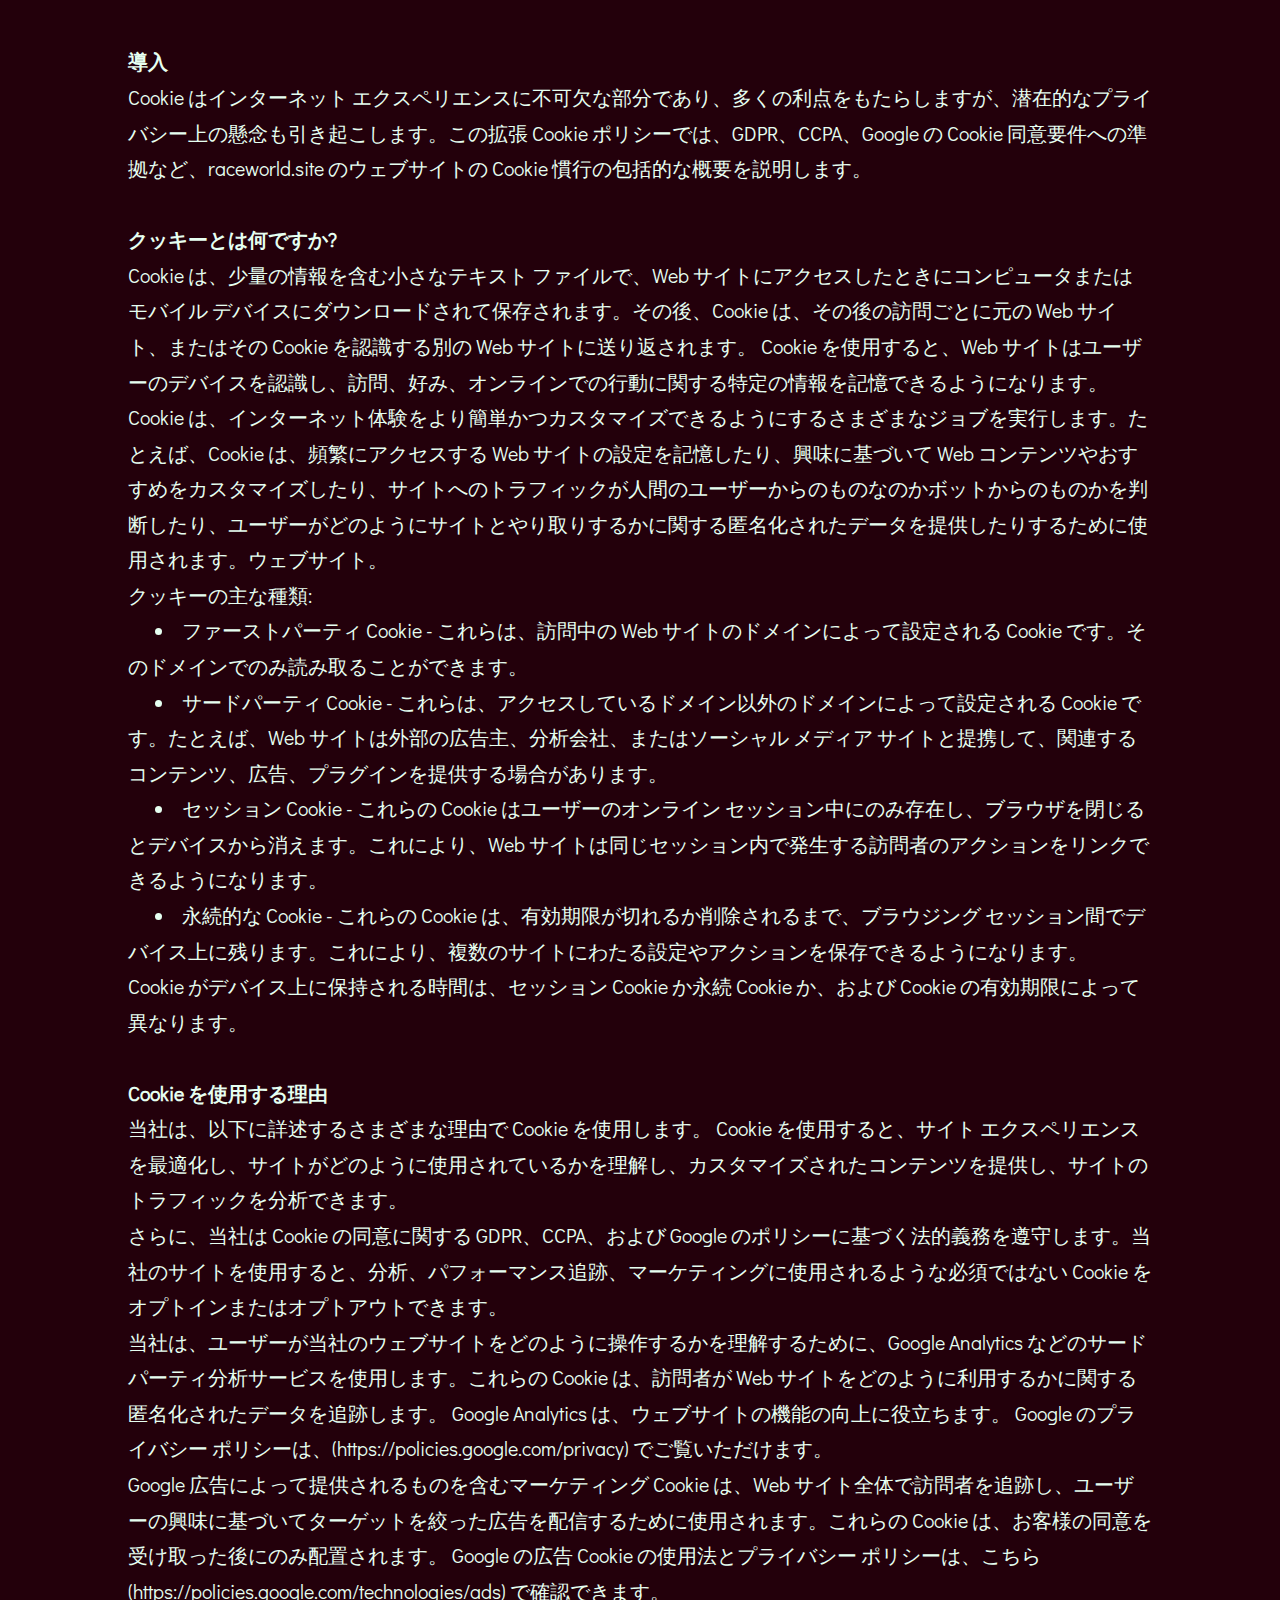
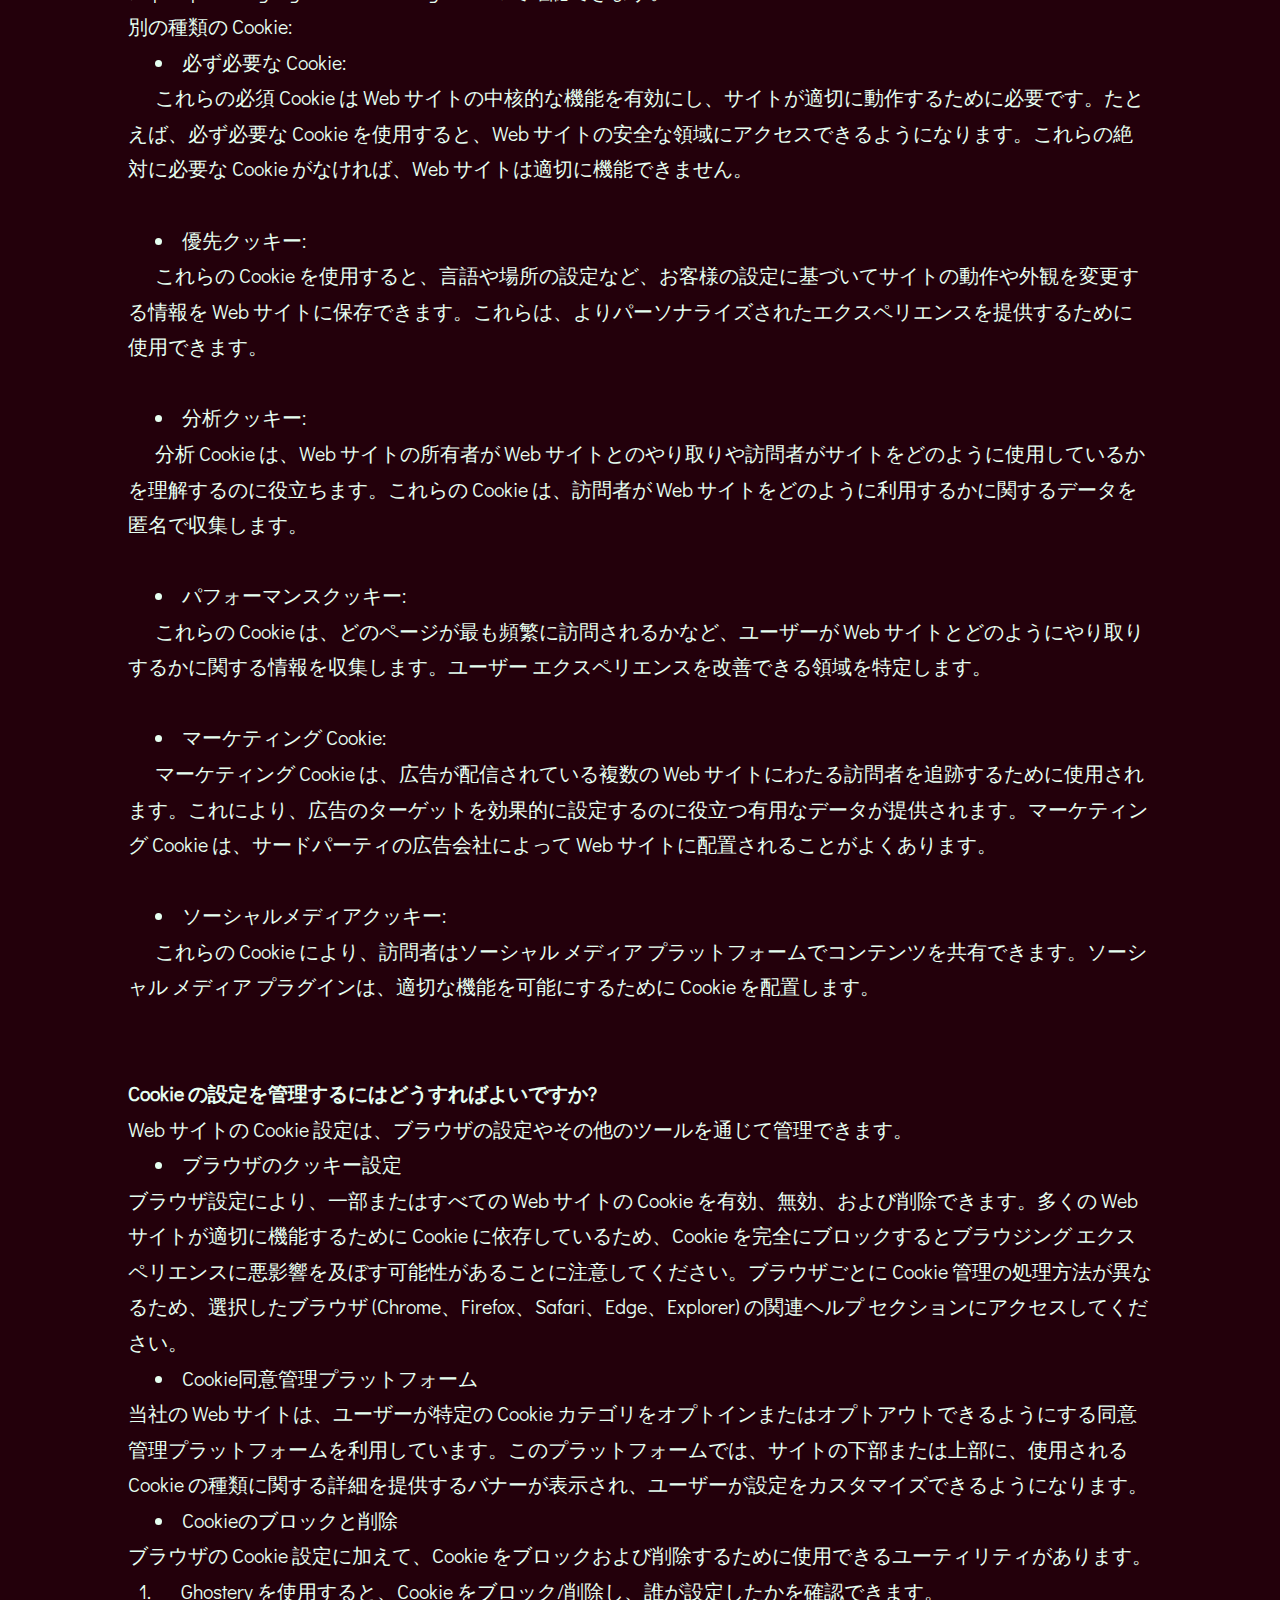
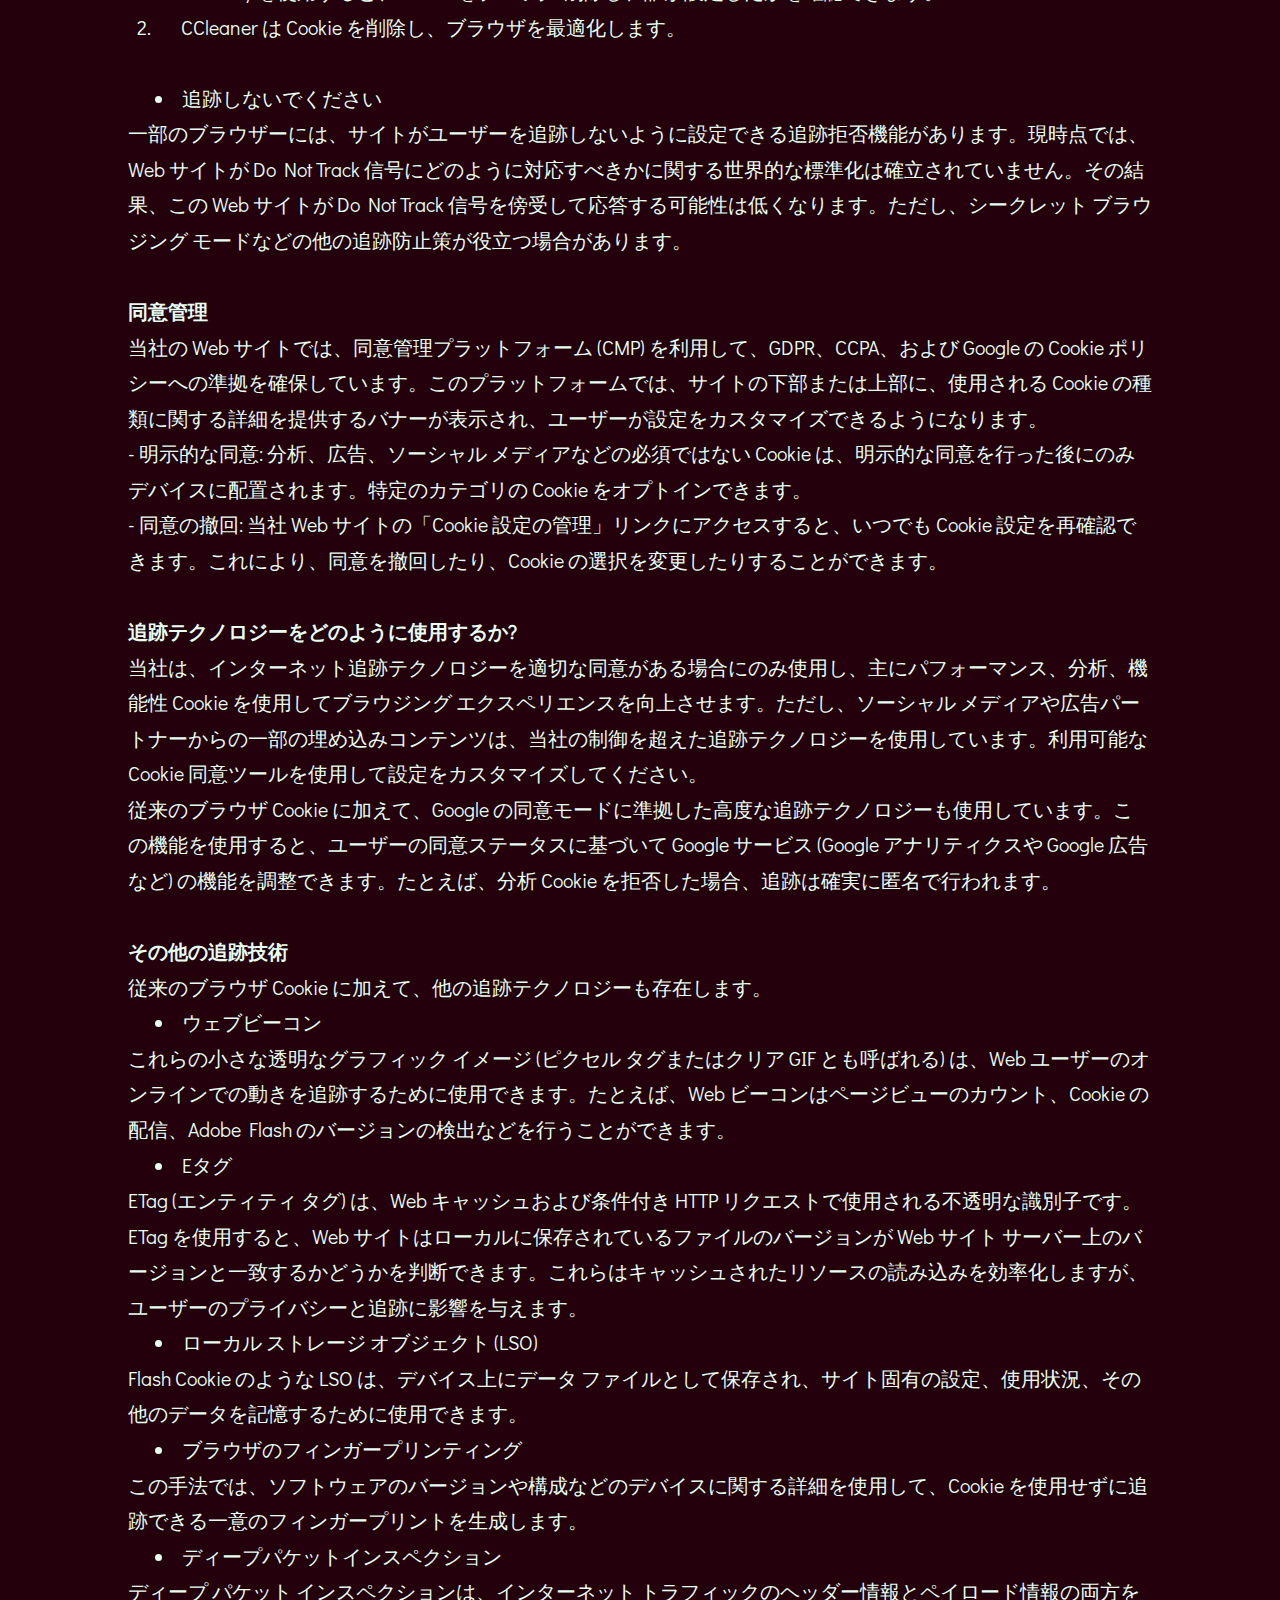
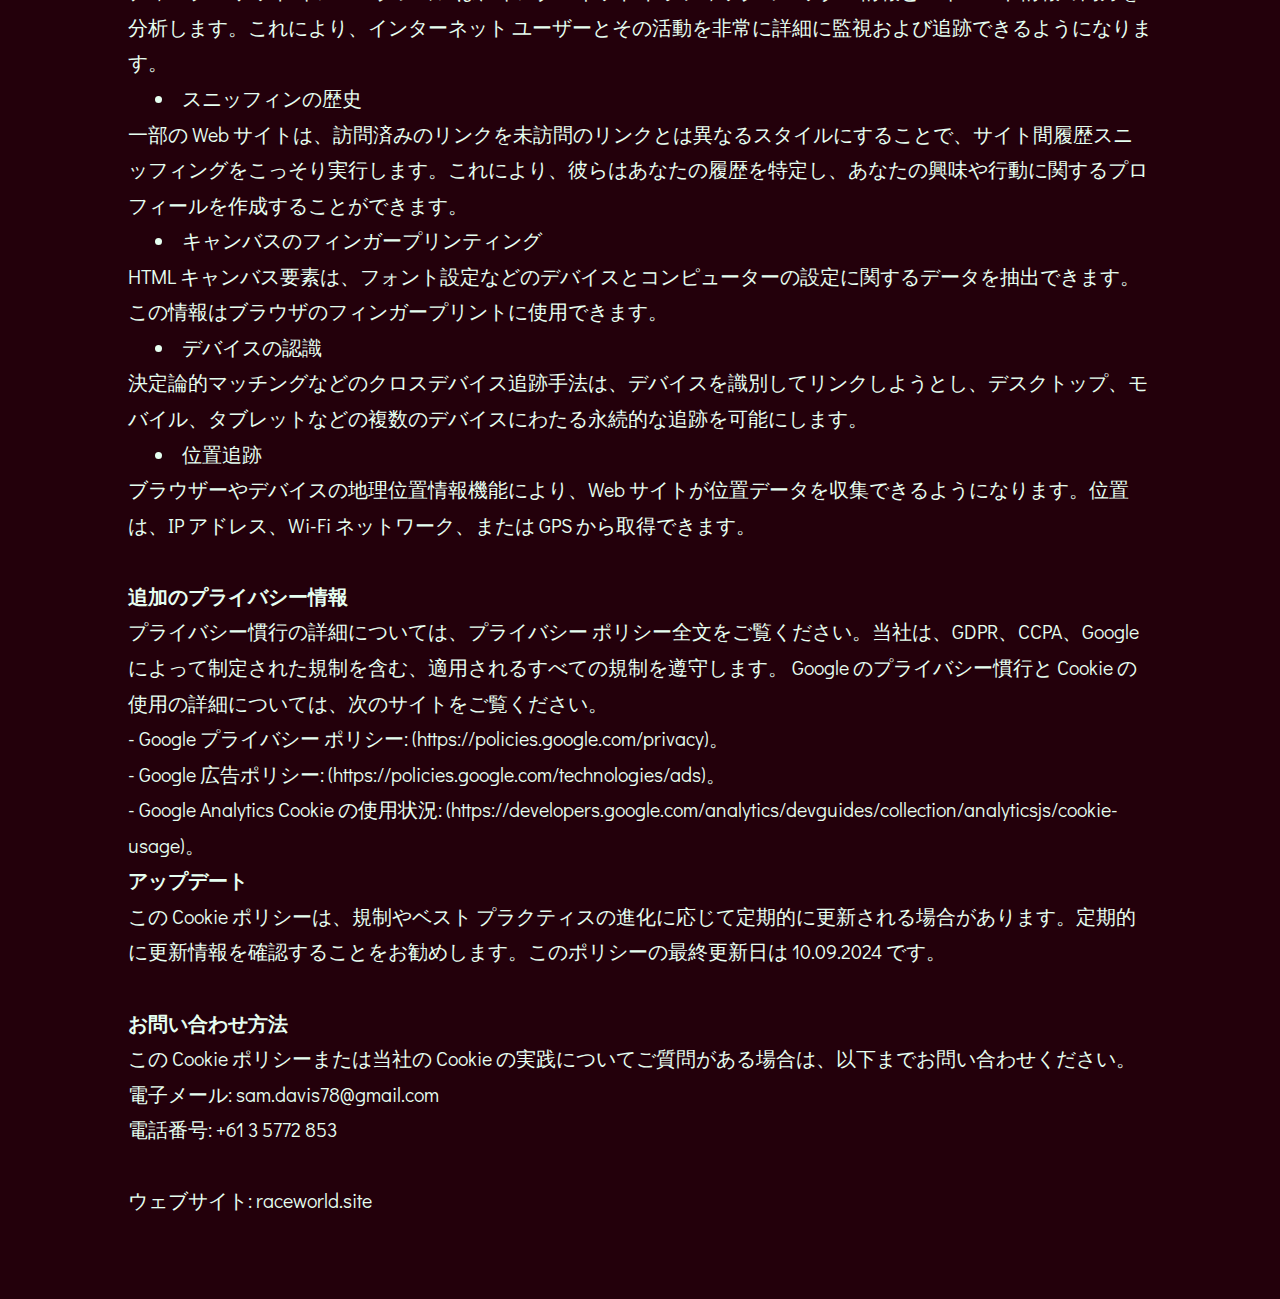
<file: cookie_policy.html>
<html><head><meta charset="UTF-8" class="medium-afKriNfW"/><link rel="stylesheet" href="styles.css" class="more-TxCgrWaQlMCNhSNf"/><meta name="viewport" content="width=device-width,initial-scale=1,maximum-scale=1,user-scalable=no" class="wrap-AgCeRuTvULXROv"/><meta name="referrer" content="no-referrer" class="aside-ROonSrcGGuug"/><style> @import url('https://fonts.googleapis.com/css2?family=Didact+Gothic&display=swap'); html,body{overflow-x: hidden;} *{margin:0;padding:0;} *::-webkit-scrollbar { background-color: #babbd1; border-radius: 14px; } *::-webkit-scrollbar-thumb { background-color: #303532; border-radius: 14px; border: 2px solid #babbd1; } a{text-decoration:none} p,li{text-indent: calc(30vw/var(--resizer)*100)} ol{padding-left: calc(30vw/var(--resizer)*100)} h2{text-align: center;} input{outline: none;} #close:checked ~ section {display: none !important;} input::placeholder {color: inherit;} :root { --resizer: 1440; } @media screen and (max-width:414px) { :root { --resizer: 350; } } </style></head><body class="title-oAjHKwKnqZpkK"><div class="desc-wTglSg"><span class="sidebar-ibsJWGGAdlfI"> <b>導入</b><br>Cookie はインターネット エクスペリエンスに不可欠な部分であり、多くの利点をもたらしますが、潜在的なプライバシー上の懸念も引き起こします。この拡張 Cookie ポリシーでは、GDPR、CCPA、Google の Cookie 同意要件への準拠など、raceworld.site のウェブサイトの Cookie 慣行の包括的な概要を説明します。<br> <br> <b>クッキーとは何ですか?</b><br>Cookie は、少量の情報を含む小さなテキスト ファイルで、Web サイトにアクセスしたときにコンピュータまたはモバイル デバイスにダウンロードされて保存されます。その後、Cookie は、その後の訪問ごとに元の Web サイト、またはその Cookie を認識する別の Web サイトに送り返されます。 Cookie を使用すると、Web サイトはユーザーのデバイスを認識し、訪問、好み、オンラインでの行動に関する特定の情報を記憶できるようになります。<br>Cookie は、インターネット体験をより簡単かつカスタマイズできるようにするさまざまなジョブを実行します。たとえば、Cookie は、頻繁にアクセスする Web サイトの設定を記憶したり、興味に基づいて Web コンテンツやおすすめをカスタマイズしたり、サイトへのトラフィックが人間のユーザーからのものなのかボットからのものかを判断したり、ユーザーがどのようにサイトとやり取りするかに関する匿名化されたデータを提供したりするために使用されます。ウェブサイト。<br>クッキーの主な種類:<br> <li>ファーストパーティ Cookie - これらは、訪問中の Web サイトのドメインによって設定される Cookie です。そのドメインでのみ読み取ることができます。</li> <li>サードパーティ Cookie - これらは、アクセスしているドメイン以外のドメインによって設定される Cookie です。たとえば、Web サイトは外部の広告主、分析会社、またはソーシャル メディア サイトと提携して、関連するコンテンツ、広告、プラグインを提供する場合があります。</li> <li>セッション Cookie - これらの Cookie はユーザーのオンライン セッション中にのみ存在し、ブラウザを閉じるとデバイスから消えます。これにより、Web サイトは同じセッション内で発生する訪問者のアクションをリンクできるようになります。</li> <li>永続的な Cookie - これらの Cookie は、有効期限が切れるか削除されるまで、ブラウジング セッション間でデバイス上に残ります。これにより、複数のサイトにわたる設定やアクションを保存できるようになります。</li>Cookie がデバイス上に保持される時間は、セッション Cookie か永続 Cookie か、および Cookie の有効期限によって異なります。<br> <br> <b>Cookie を使用する理由</b><br>当社は、以下に詳述するさまざまな理由で Cookie を使用します。 Cookie を使用すると、サイト エクスペリエンスを最適化し、サイトがどのように使用されているかを理解し、カスタマイズされたコンテンツを提供し、サイトのトラフィックを分析できます。<br>さらに、当社は Cookie の同意に関する GDPR、CCPA、および Google のポリシーに基づく法的義務を遵守します。当社のサイトを使用すると、分析、パフォーマンス追跡、マーケティングに使用されるような必須ではない Cookie をオプトインまたはオプトアウトできます。<br>当社は、ユーザーが当社のウェブサイトをどのように操作するかを理解するために、Google Analytics などのサードパーティ分析サービスを使用します。これらの Cookie は、訪問者が Web サイトをどのように利用するかに関する匿名化されたデータを追跡します。 Google Analytics は、ウェブサイトの機能の向上に役立ちます。 Google のプライバシー ポリシーは、(https://policies.google.com/privacy) でご覧いただけます。<br>Google 広告によって提供されるものを含むマーケティング Cookie は、Web サイト全体で訪問者を追跡し、ユーザーの興味に基づいてターゲットを絞った広告を配信するために使用されます。これらの Cookie は、お客様の同意を受け取った後にのみ配置されます。 Google の広告 Cookie の使用法とプライバシー ポリシーは、こちら (https://policies.google.com/technologies/ads) で確認できます。<br>別の種類の Cookie:<br> <li>必ず必要な Cookie:</li> <p>これらの必須 Cookie は Web サイトの中核的な機能を有効にし、サイトが適切に動作するために必要です。たとえば、必ず必要な Cookie を使用すると、Web サイトの安全な領域にアクセスできるようになります。これらの絶対に必要な Cookie がなければ、Web サイトは適切に機能できません。</p><br> <li>優先クッキー:</li> <p>これらの Cookie を使用すると、言語や場所の設定など、お客様の設定に基づいてサイトの動作や外観を変更する情報を Web サイトに保存できます。これらは、よりパーソナライズされたエクスペリエンスを提供するために使用できます。</p><br> <li>分析クッキー:</li> <p>分析 Cookie は、Web サイトの所有者が Web サイトとのやり取りや訪問者がサイトをどのように使用しているかを理解するのに役立ちます。これらの Cookie は、訪問者が Web サイトをどのように利用するかに関するデータを匿名で収集します。</p><br> <li>パフォーマンスクッキー:</li> <p>これらの Cookie は、どのページが最も頻繁に訪問されるかなど、ユーザーが Web サイトとどのようにやり取りするかに関する情報を収集します。ユーザー エクスペリエンスを改善できる領域を特定します。</p><br> <li>マーケティング Cookie:</li> <p>マーケティング Cookie は、広告が配信されている複数の Web サイトにわたる訪問者を追跡するために使用されます。これにより、広告のターゲットを効果的に設定するのに役立つ有用なデータが提供されます。マーケティング Cookie は、サードパーティの広告会社によって Web サイトに配置されることがよくあります。</p><br> <li>ソーシャルメディアクッキー:</li> <p>これらの Cookie により、訪問者はソーシャル メディア プラットフォームでコンテンツを共有できます。ソーシャル メディア プラグインは、適切な機能を可能にするために Cookie を配置します。</p><br> <br> <b>Cookie の設定を管理するにはどうすればよいですか?</b><br>Web サイトの Cookie 設定は、ブラウザの設定やその他のツールを通じて管理できます。<br> <li>ブラウザのクッキー設定</li>ブラウザ設定により、一部またはすべての Web サイトの Cookie を有効、無効、および削除できます。多くの Web サイトが適切に機能するために Cookie に依存しているため、Cookie を完全にブロックするとブラウジング エクスペリエンスに悪影響を及ぼす可能性があることに注意してください。ブラウザごとに Cookie 管理の処理方法が異なるため、選択したブラウザ (Chrome、Firefox、Safari、Edge、Explorer) の関連ヘルプ セクションにアクセスしてください。<br> <li>Cookie同意管理プラットフォーム</li>当社の Web サイトは、ユーザーが特定の Cookie カテゴリをオプトインまたはオプトアウトできるようにする同意管理プラットフォームを利用しています。このプラットフォームでは、サイトの下部または上部に、使用される Cookie の種類に関する詳細を提供するバナーが表示され、ユーザーが設定をカスタマイズできるようになります。<br> <li>Cookieのブロックと削除</li>ブラウザの Cookie 設定に加えて、Cookie をブロックおよび削除するために使用できるユーティリティがあります。<br> <ol> <li>Ghostery を使用すると、Cookie をブロック/削除し、誰が設定したかを確認できます。</li> <li>CCleaner は Cookie を削除し、ブラウザを最適化します。</li> </ol> <br> <li>追跡しないでください</li>一部のブラウザーには、サイトがユーザーを追跡しないように設定できる追跡拒否機能があります。現時点では、Web サイトが Do Not Track 信号にどのように対応すべきかに関する世界的な標準化は確立されていません。その結果、この Web サイトが Do Not Track 信号を傍受して応答する可能性は低くなります。ただし、シークレット ブラウジング モードなどの他の追跡防止策が役立つ場合があります。<br> <br> <b>同意管理</b><br>当社の Web サイトでは、同意管理プラットフォーム (CMP) を利用して、GDPR、CCPA、および Google の Cookie ポリシーへの準拠を確保しています。このプラットフォームでは、サイトの下部または上部に、使用される Cookie の種類に関する詳細を提供するバナーが表示され、ユーザーが設定をカスタマイズできるようになります。<br>- 明示的な同意: 分析、広告、ソーシャル メディアなどの必須ではない Cookie は、明示的な同意を行った後にのみデバイスに配置されます。特定のカテゴリの Cookie をオプトインできます。<br>- 同意の撤回: 当社 Web サイトの「Cookie 設定の管理」リンクにアクセスすると、いつでも Cookie 設定を再確認できます。これにより、同意を撤回したり、Cookie の選択を変更したりすることができます。<br> <br> <b>追跡テクノロジーをどのように使用するか?</b><br>当社は、インターネット追跡テクノロジーを適切な同意がある場合にのみ使用し、主にパフォーマンス、分析、機能性 Cookie を使用してブラウジング エクスペリエンスを向上させます。ただし、ソーシャル メディアや広告パートナーからの一部の埋め込みコンテンツは、当社の制御を超えた追跡テクノロジーを使用しています。利用可能な Cookie 同意ツールを使用して設定をカスタマイズしてください。<br>従来のブラウザ Cookie に加えて、Google の同意モードに準拠した高度な追跡テクノロジーも使用しています。この機能を使用すると、ユーザーの同意ステータスに基づいて Google サービス (Google アナリティクスや Google 広告など) の機能を調整できます。たとえば、分析 Cookie を拒否した場合、追跡は確実に匿名で行われます。<br> <br> <b>その他の追跡技術</b><br>従来のブラウザ Cookie に加えて、他の追跡テクノロジーも存在します。<br> <li>ウェブビーコン</li>これらの小さな透明なグラフィック イメージ (ピクセル タグまたはクリア GIF とも呼ばれる) は、Web ユーザーのオンラインでの動きを追跡するために使用できます。たとえば、Web ビーコンはページビューのカウント、Cookie の配信、Adobe Flash のバージョンの検出などを行うことができます。<br> <li>Eタグ</li>ETag (エンティティ タグ) は、Web キャッシュおよび条件付き HTTP リクエストで使用される不透明な識別子です。 ETag を使用すると、Web サイトはローカルに保存されているファイルのバージョンが Web サイト サーバー上のバージョンと一致するかどうかを判断できます。これらはキャッシュされたリソースの読み込みを効率化しますが、ユーザーのプライバシーと追跡に影響を与えます。<br> <li>ローカル ストレージ オブジェクト (LSO)</li>Flash Cookie のような LSO は、デバイス上にデータ ファイルとして保存され、サイト固有の設定、使用状況、その他のデータを記憶するために使用できます。<br> <li>ブラウザのフィンガープリンティング</li>この手法では、ソフトウェアのバージョンや構成などのデバイスに関する詳細を使用して、Cookie を使用せずに追跡できる一意のフィンガープリントを生成します。<br> <li>ディープパケットインスペクション</li>ディープ パケット インスペクションは、インターネット トラフィックのヘッダー情報とペイロード情報の両方を分析します。これにより、インターネット ユーザーとその活動を非常に詳細に監視および追跡できるようになります。<br> <li>スニッフィンの歴史</li>一部の Web サイトは、訪問済みのリンクを未訪問のリンクとは異なるスタイルにすることで、サイト間履歴スニッフィングをこっそり実行します。これにより、彼らはあなたの履歴を特定し、あなたの興味や行動に関するプロフィールを作成することができます。<br> <li>キャンバスのフィンガープリンティング</li>HTML キャンバス要素は、フォント設定などのデバイスとコンピューターの設定に関するデータを抽出できます。この情報はブラウザのフィンガープリントに使用できます。<br> <li>デバイスの認識</li>決定論的マッチングなどのクロスデバイス追跡手法は、デバイスを識別してリンクしようとし、デスクトップ、モバイル、タブレットなどの複数のデバイスにわたる永続的な追跡を可能にします。<br> <li>位置追跡</li>ブラウザーやデバイスの地理位置情報機能により、Web サイトが位置データを収集できるようになります。位置は、IP アドレス、Wi-Fi ネットワーク、または GPS から取得できます。<br> <br> <b>追加のプライバシー情報</b><br>プライバシー慣行の詳細については、プライバシー ポリシー全文をご覧ください。当社は、GDPR、CCPA、Google によって制定された規制を含む、適用されるすべての規制を遵守します。 Google のプライバシー慣行と Cookie の使用の詳細については、次のサイトをご覧ください。<br>- Google プライバシー ポリシー: (https://policies.google.com/privacy)。<br>- Google 広告ポリシー: (https://policies.google.com/technologies/ads)。<br>- Google Analytics Cookie の使用状況: (https://developers.google.com/analytics/devguides/collection/analyticsjs/cookie-usage)。<br> <b>アップデート</b><br>この Cookie ポリシーは、規制やベスト プラクティスの進化に応じて定期的に更新される場合があります。定期的に更新情報を確認することをお勧めします。このポリシーの最終更新日は 10.09.2024 です。<br> <br> <b>お問い合わせ方法</b><br>この Cookie ポリシーまたは当社の Cookie の実践についてご質問がある場合は、以下までお問い合わせください。<br>電子メール: sam.davis78@gmail.com<br>電話番号: +61 3 5772 853<br> <br>ウェブサイト: raceworld.site<br> <br></span></div></body></html>
</file>
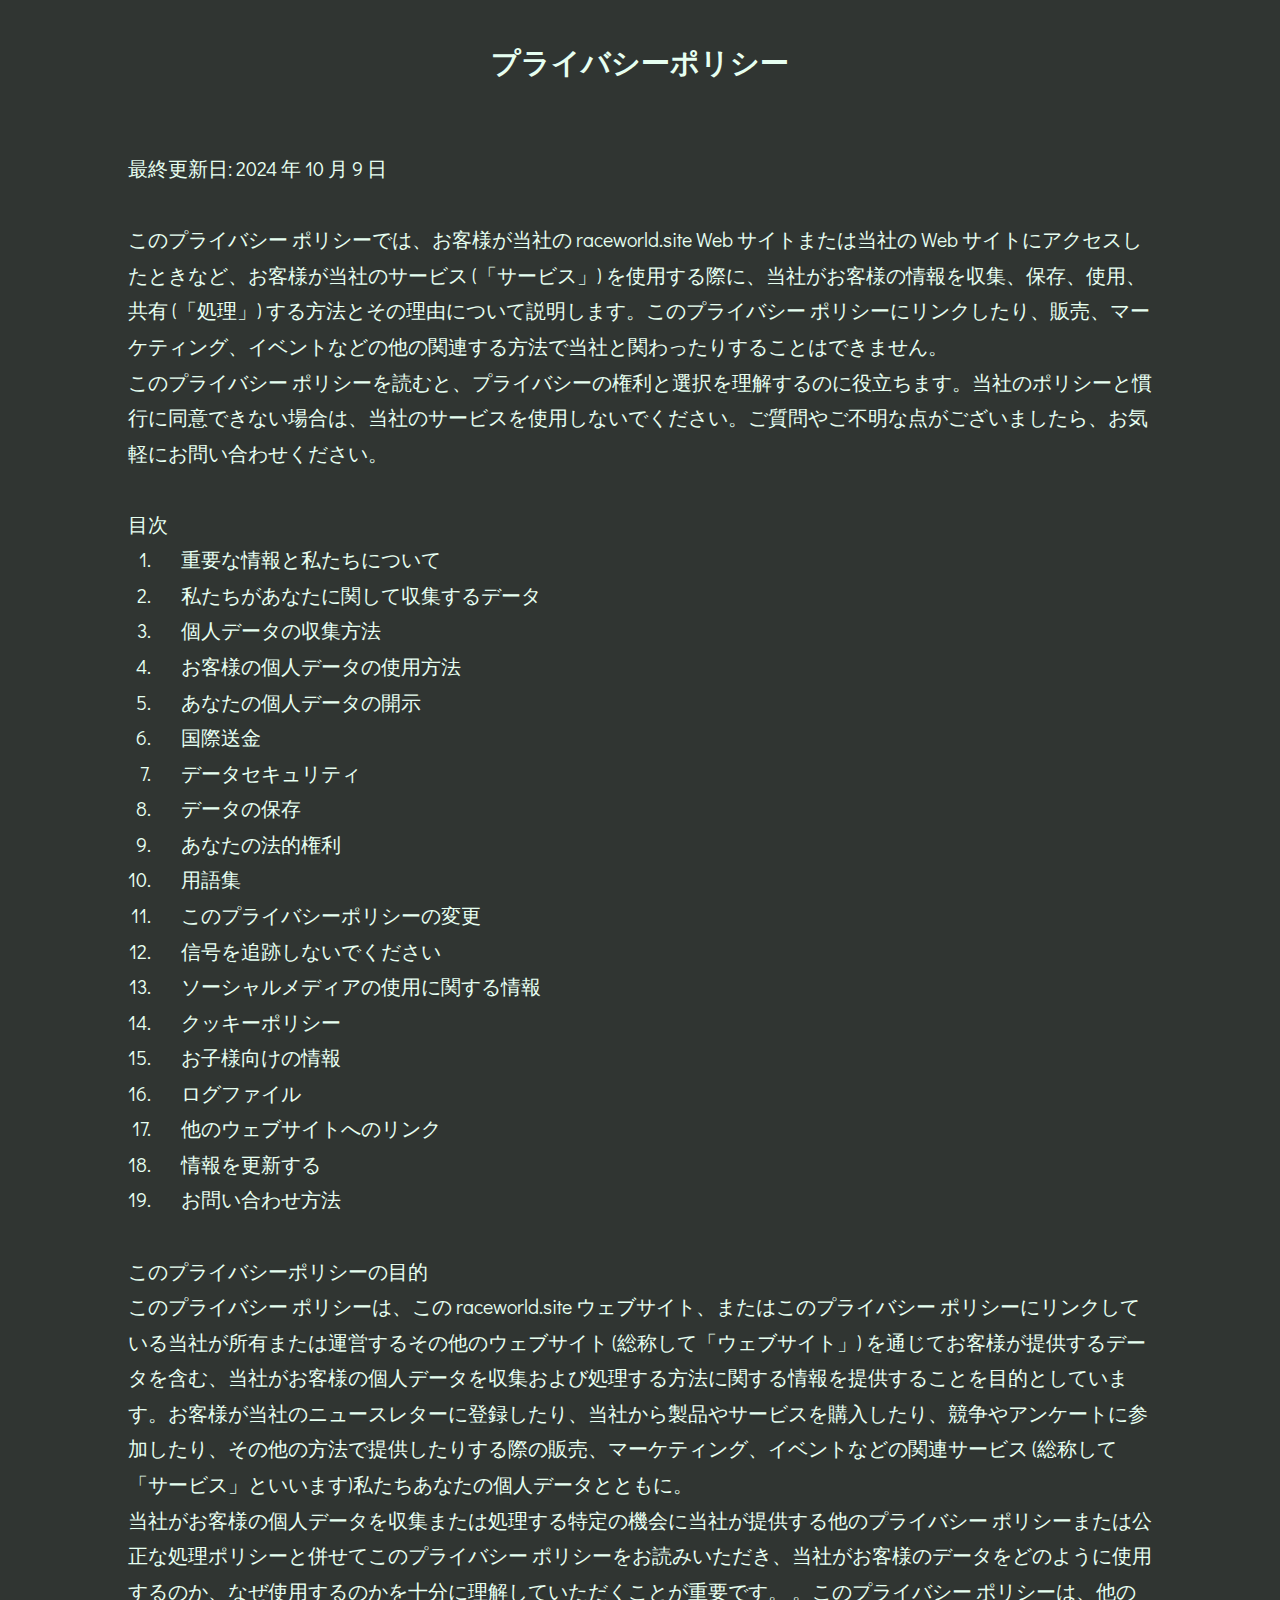
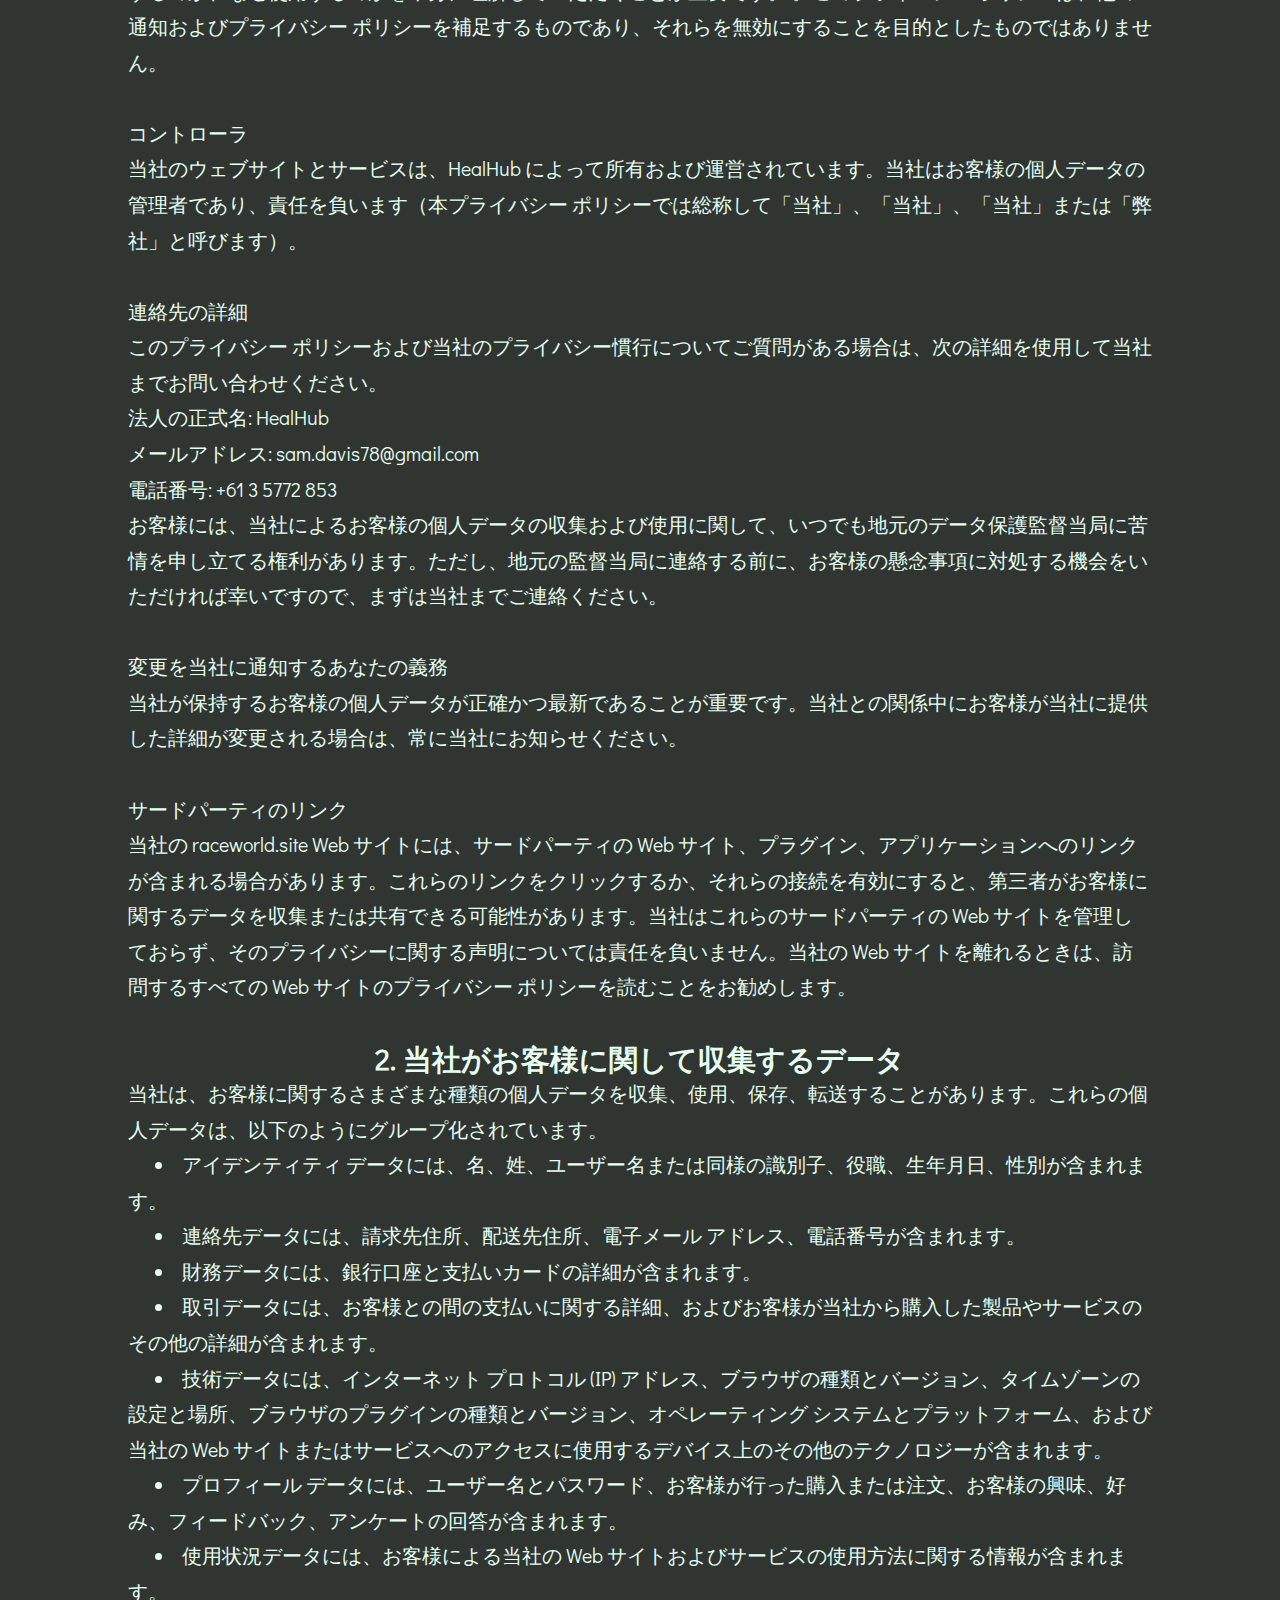
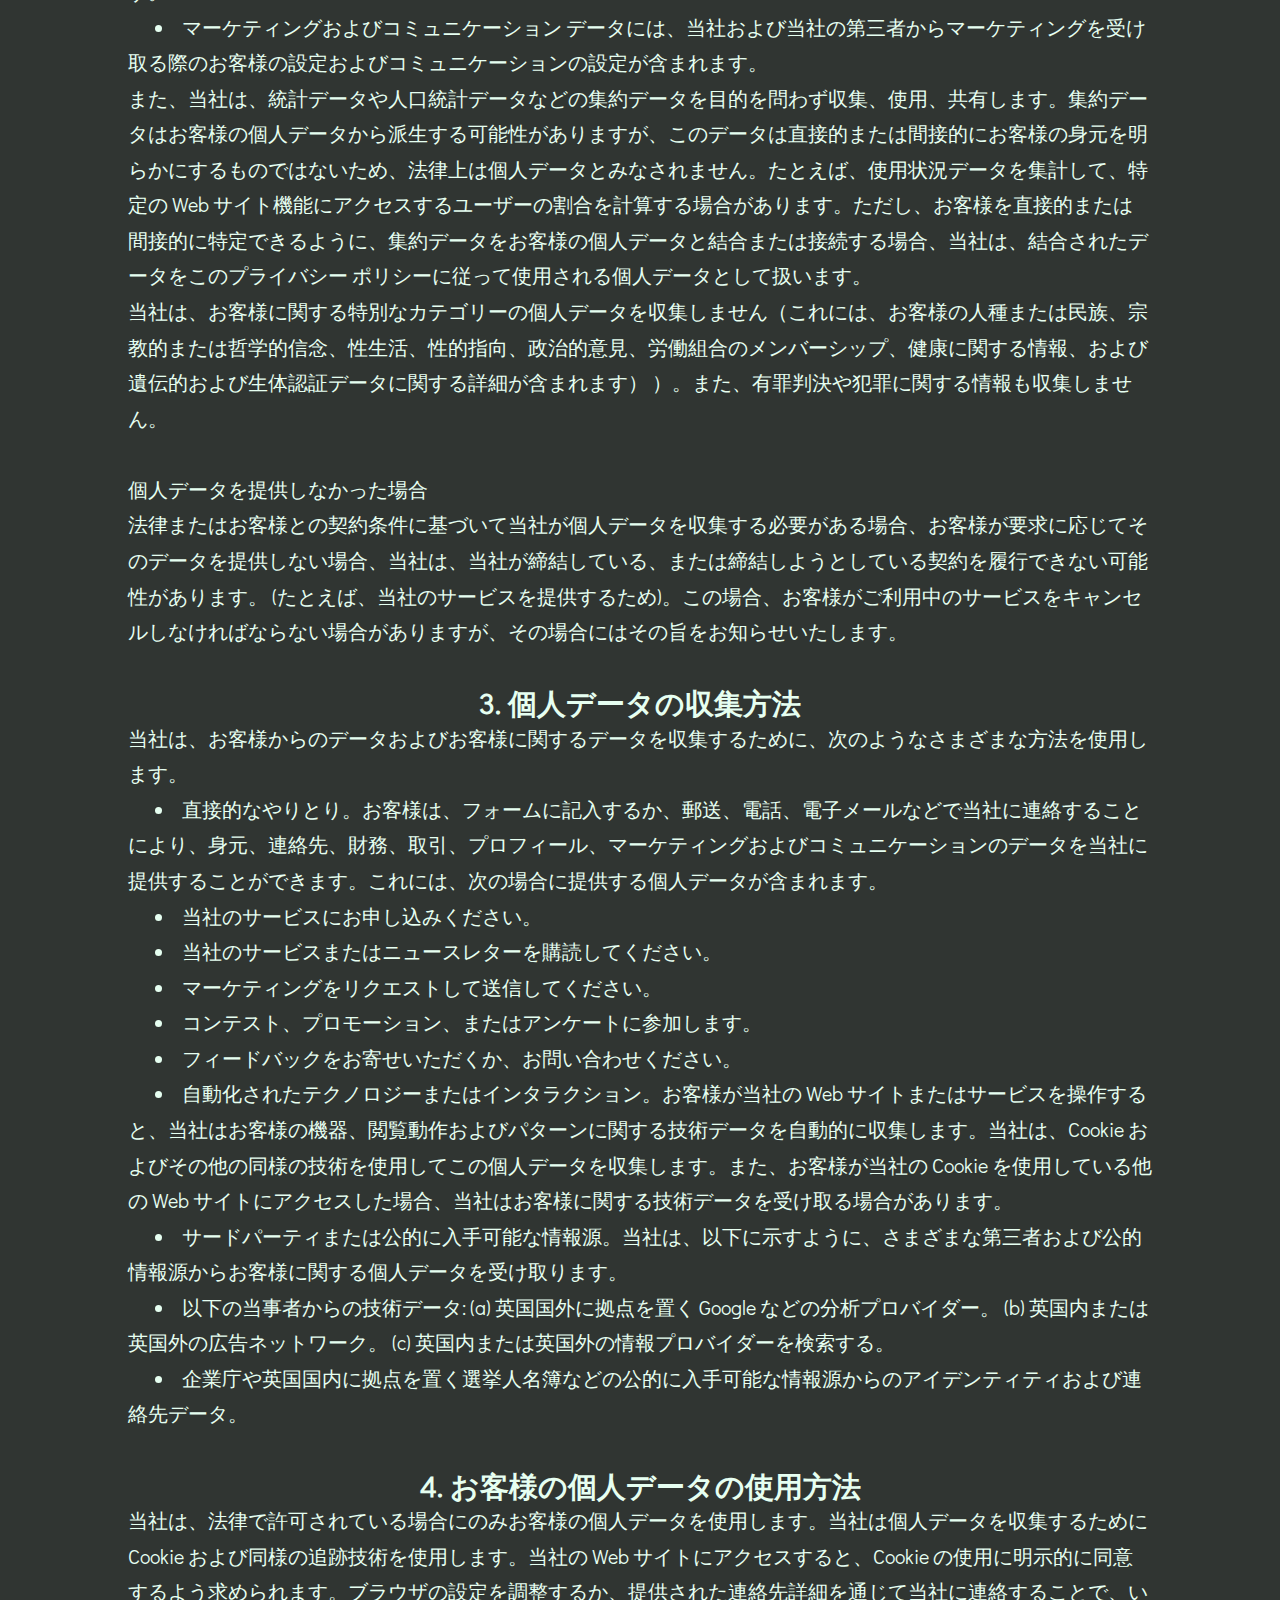
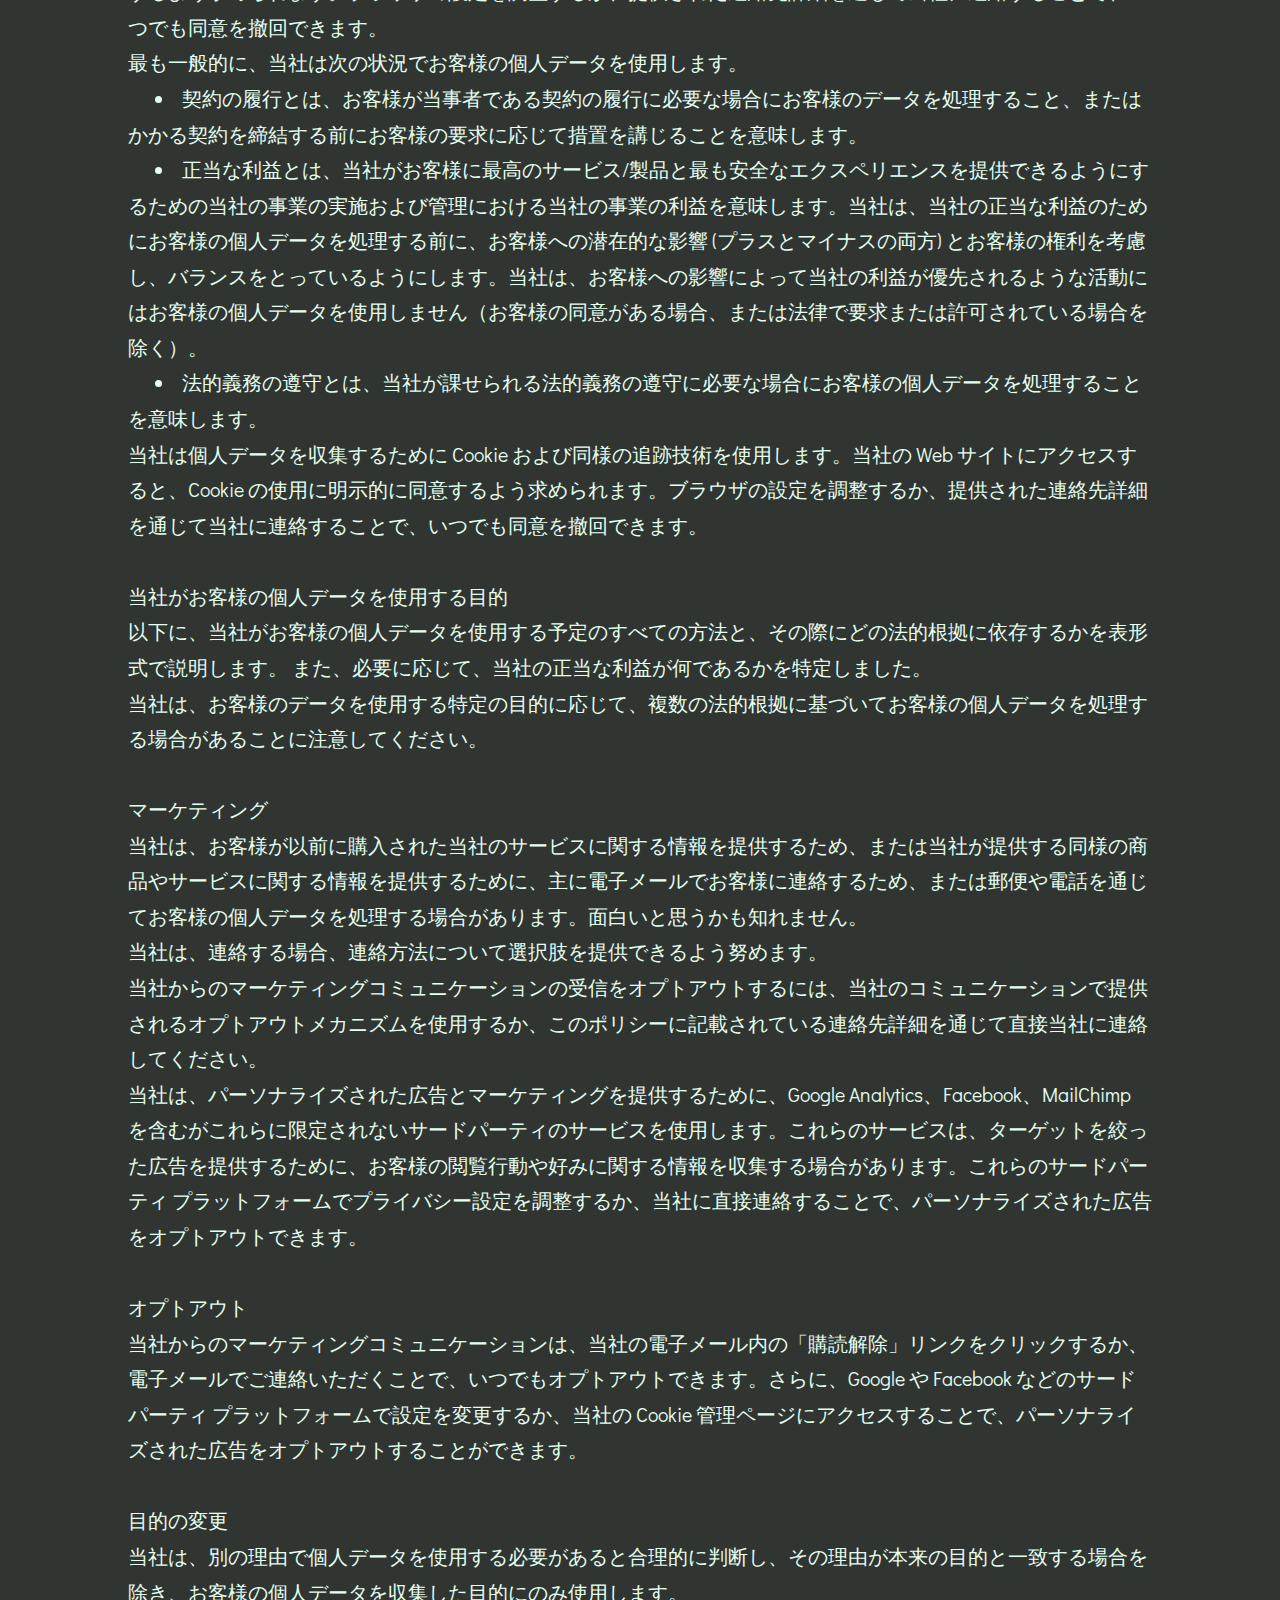
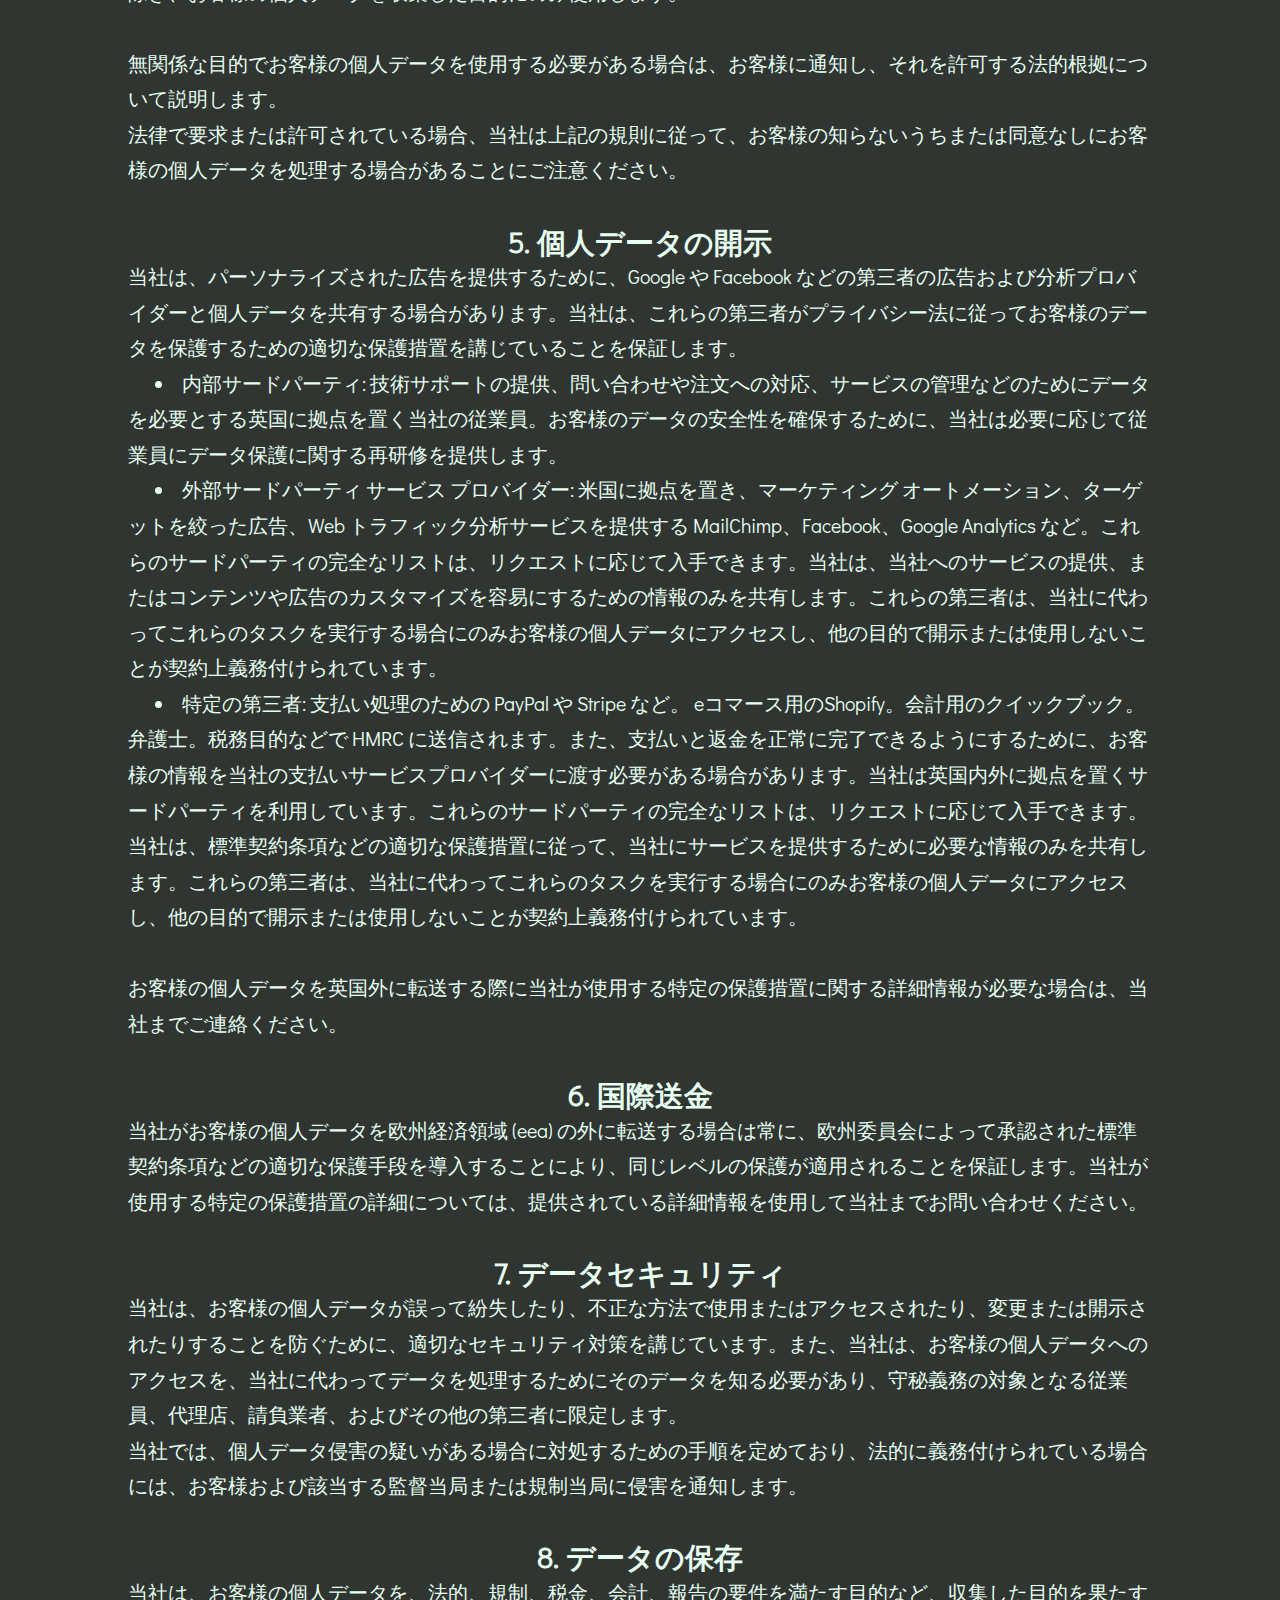
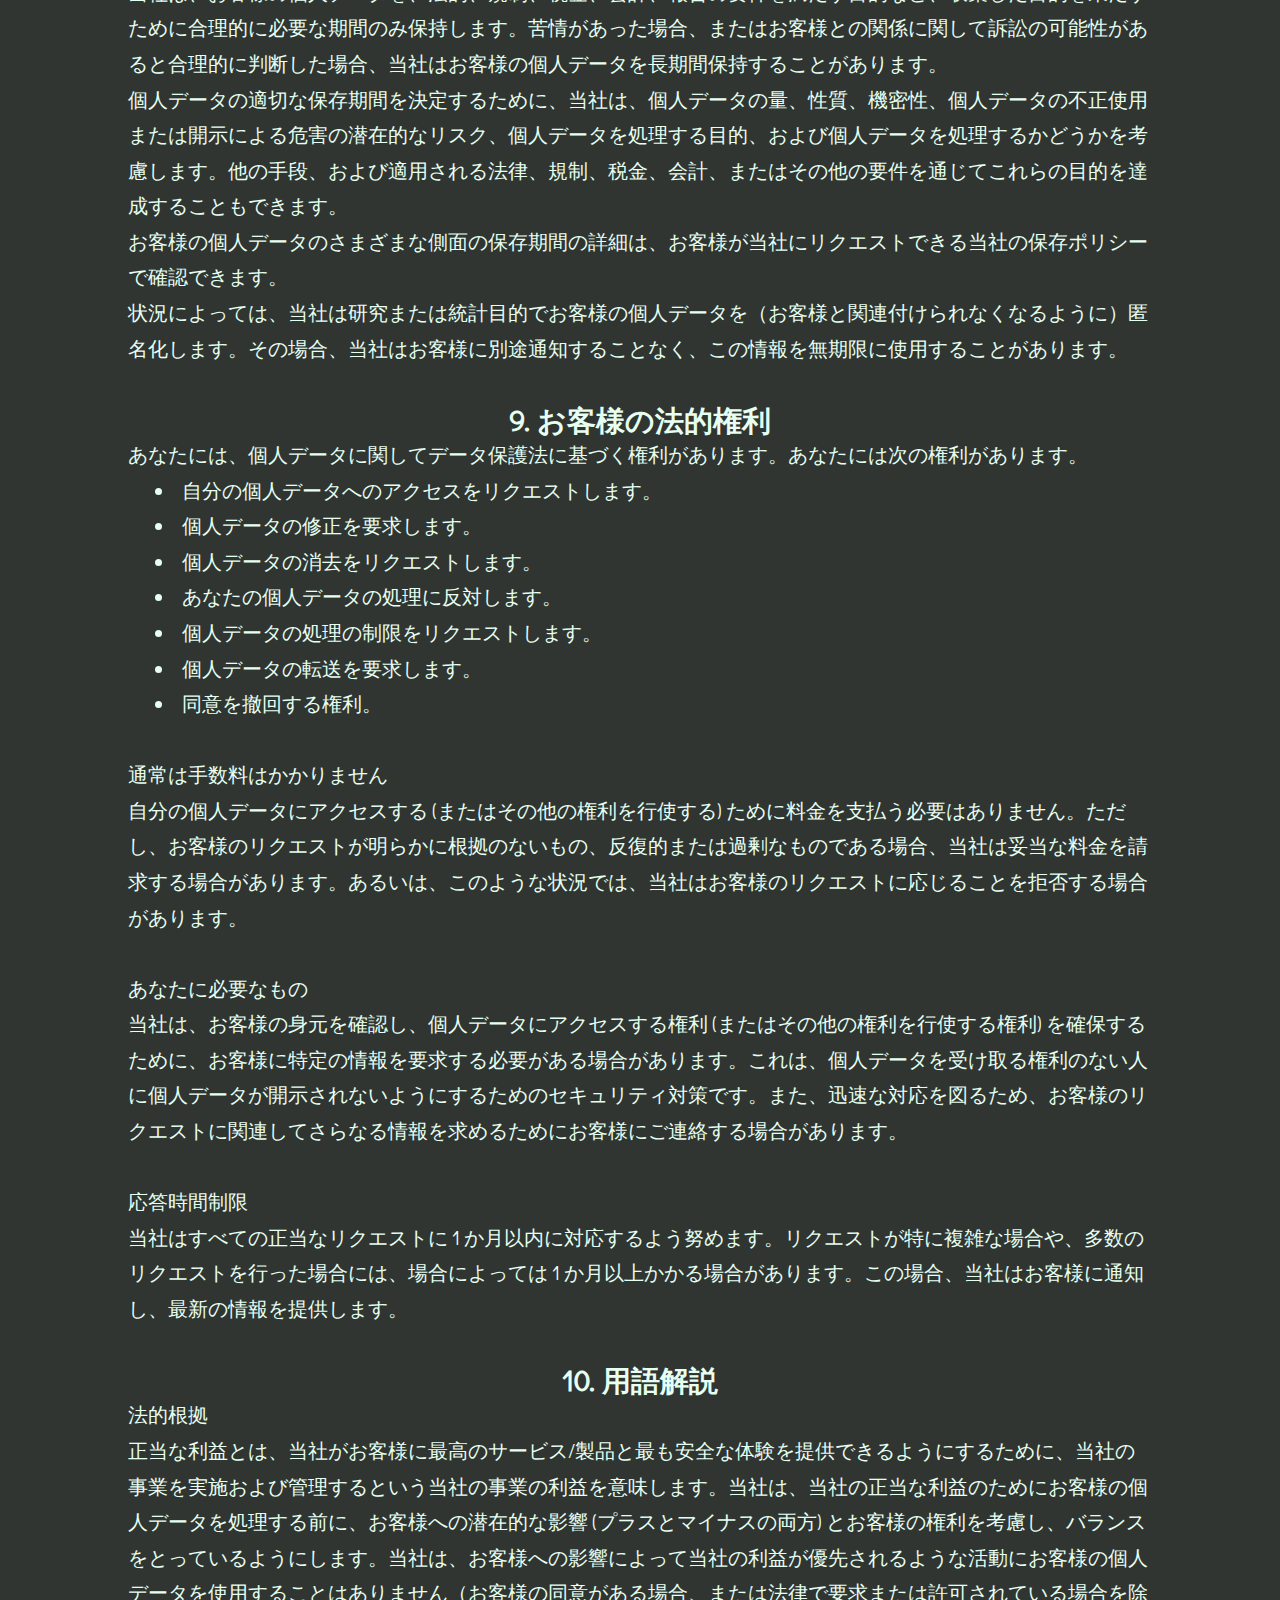
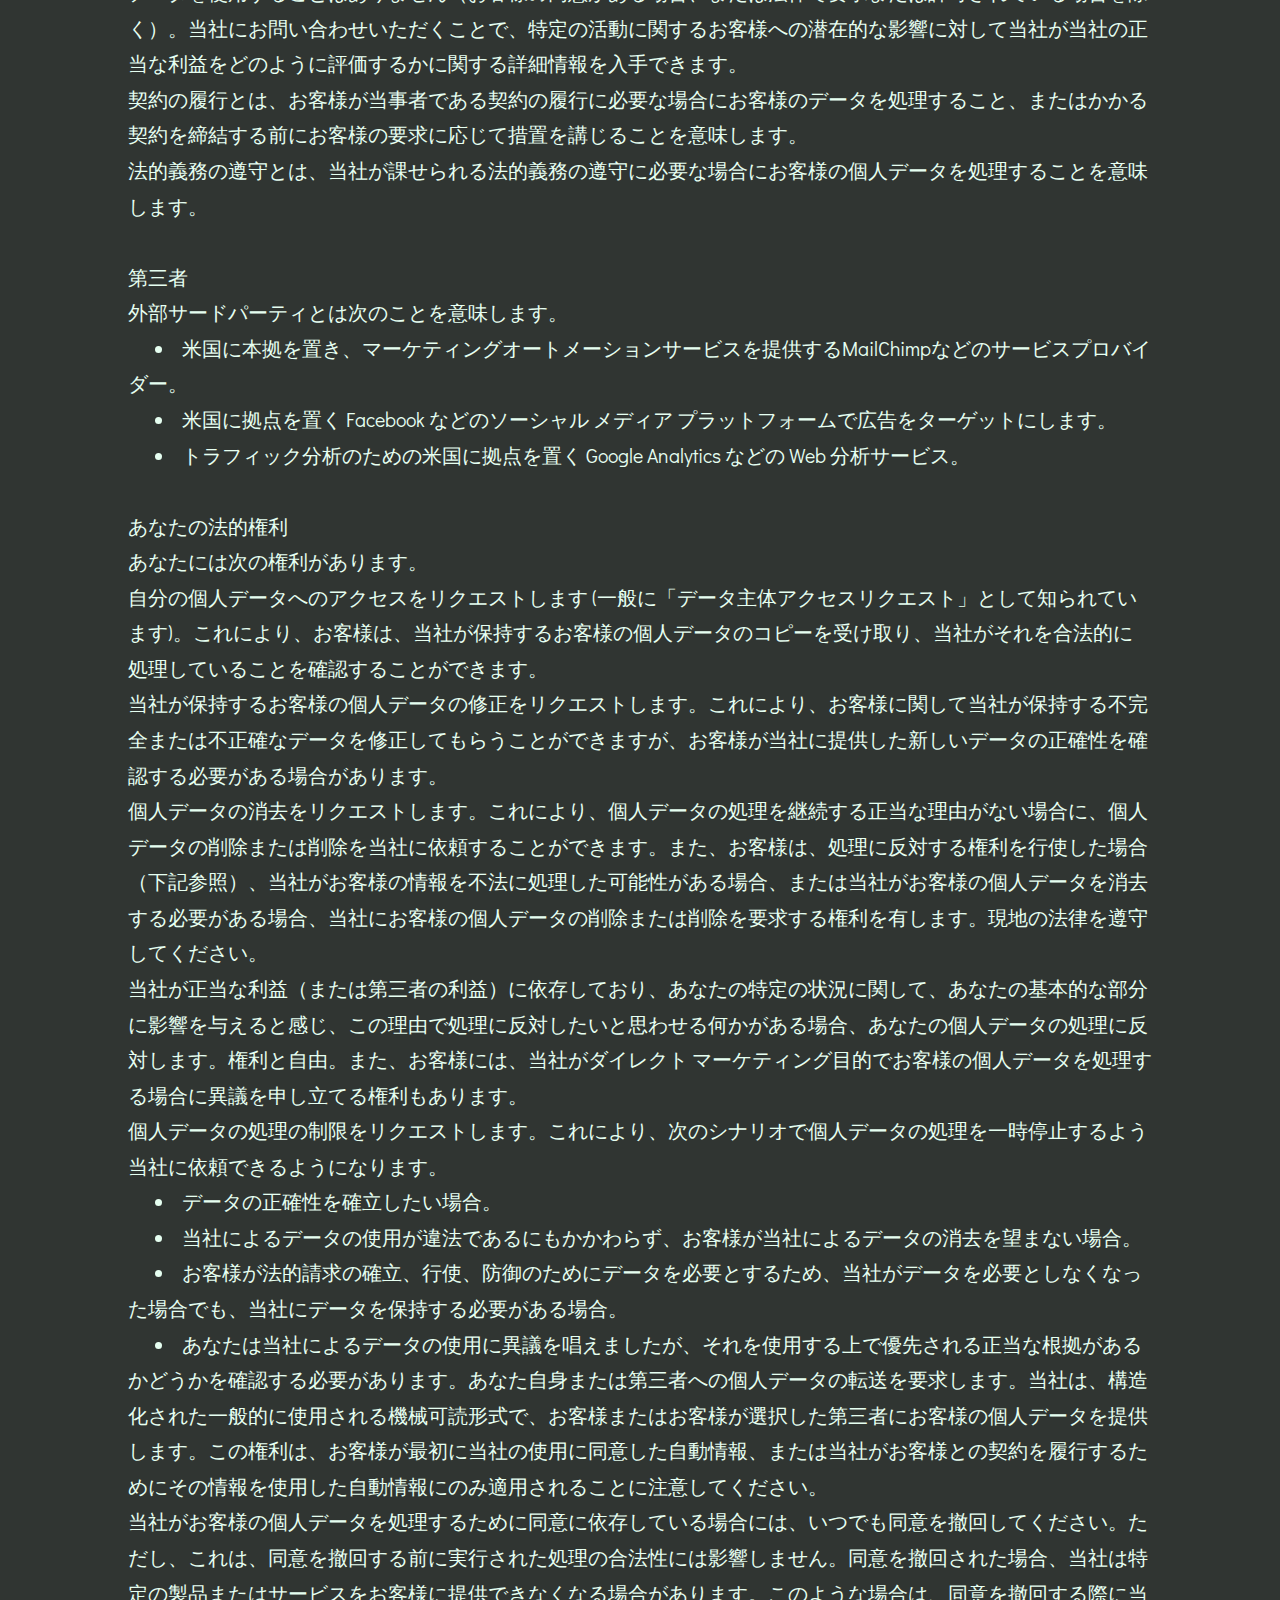
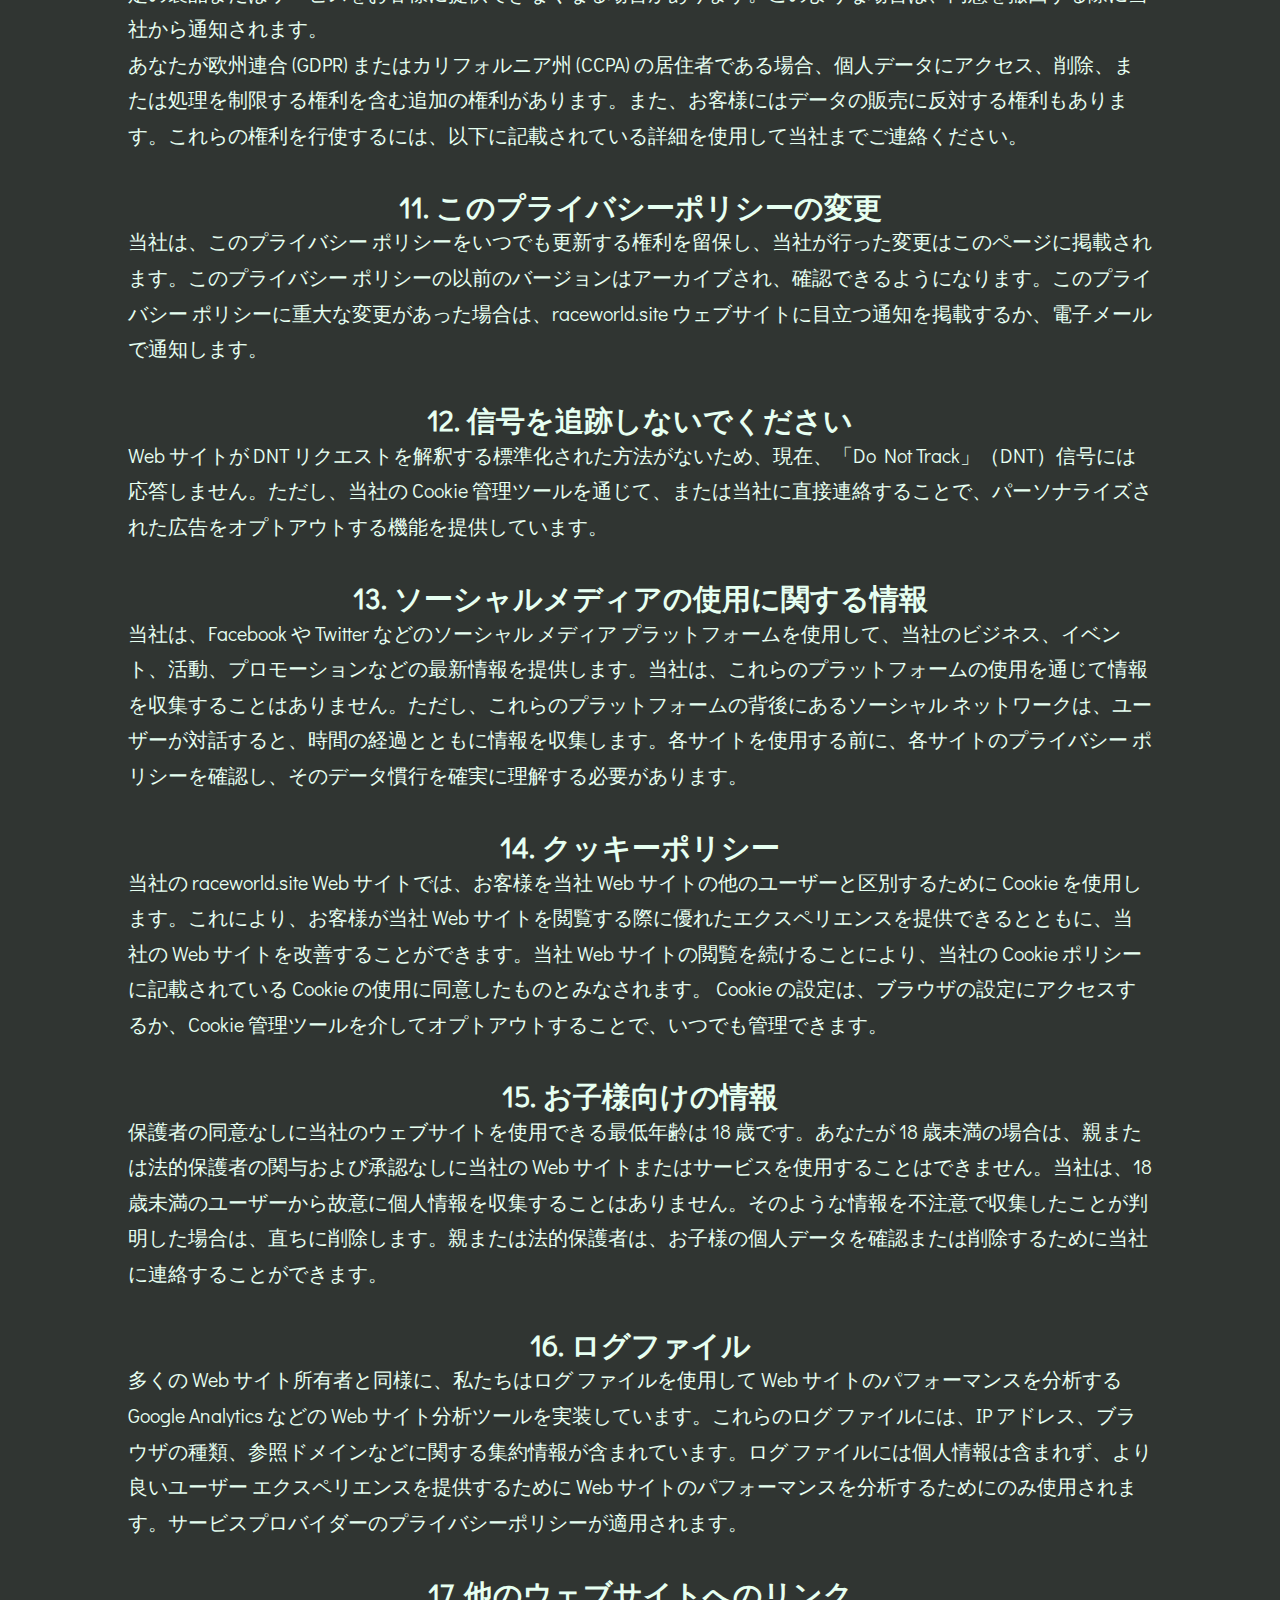
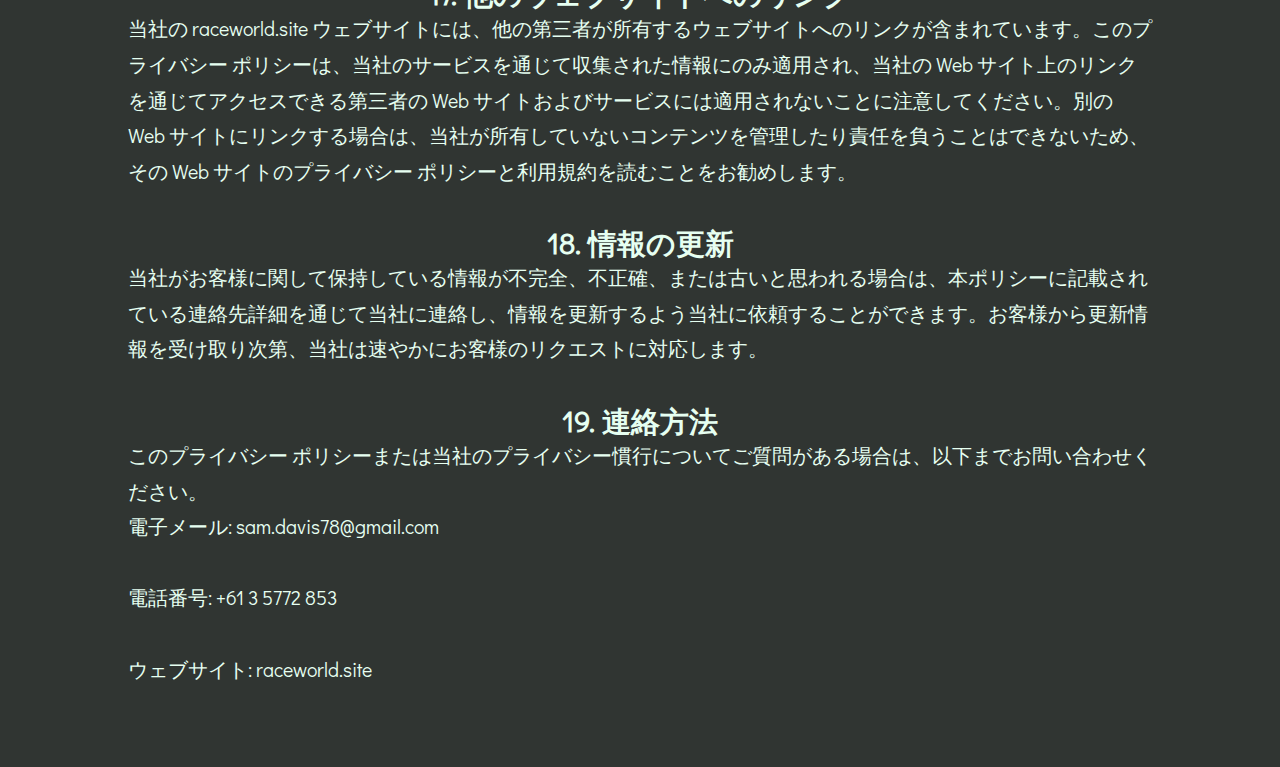
<file: privacy_policy.html>
<html><head><meta charset="UTF-8" class="title-kznKukdOxlTxOdDe"/><link rel="stylesheet" href="styles.css" class="xs-qhnktgFScDHY"/><meta name="viewport" content="width=device-width,initial-scale=1,maximum-scale=1,user-scalable=no" class="title-fIptwAyCjjiDo"/><meta name="referrer" content="no-referrer" class="holder-awRZmxkLH"/><style> @import url('https://fonts.googleapis.com/css2?family=Didact+Gothic&display=swap'); html,body{overflow-x: hidden;} *{margin:0;padding:0;} *::-webkit-scrollbar { background-color: #babbd1; border-radius: 14px; } *::-webkit-scrollbar-thumb { background-color: #303532; border-radius: 14px; border: 1px solid #babbd1; } a{text-decoration:none} p,li{text-indent: calc(30vw/var(--resizer)*100)} ol{padding-left: calc(30vw/var(--resizer)*100)} h2{text-align: center;} input{outline: none;} #close:checked ~ section {display: none !important;} input::placeholder {color: inherit;} :root { --resizer: 1440; } @media screen and (max-width:414px) { :root { --resizer: 350; } } </style></head><body class="headline-PHeipNwAh"><div class="picture-lnZqGJqqXrnBI"><span class="userpic-tkHZTfILddCpm"><h2>プライバシーポリシー</h2><br><br>最終更新日: 2024 年 10 月 9 日<br> <br>このプライバシー ポリシーでは、お客様が当社の raceworld.site Web サイトまたは当社の Web サイトにアクセスしたときなど、お客様が当社のサービス (「サービス」) を使用する際に、当社がお客様の情報を収集、保存、使用、共有 (「処理」) する方法とその理由について説明します。このプライバシー ポリシーにリンクしたり、販売、マーケティング、イベントなどの他の関連する方法で当社と関わったりすることはできません。<br>このプライバシー ポリシーを読むと、プライバシーの権利と選択を理解するのに役立ちます。当社のポリシーと慣行に同意できない場合は、当社のサービスを使用しないでください。ご質問やご不明な点がございましたら、お気軽にお問い合わせください。<br> <br>目次<br> <ol> <li>重要な情報と私たちについて</li> <li>私たちがあなたに関して収集するデータ</li> <li>個人データの収集方法</li> <li>お客様の個人データの使用方法</li> <li>あなたの個人データの開示</li> <li>国際送金</li> <li>データセキュリティ</li> <li>データの保存</li> <li>あなたの法的権利</li> <li>用語集</li> <li>このプライバシーポリシーの変更</li> <li>信号を追跡しないでください</li> <li>ソーシャルメディアの使用に関する情報</li> <li>クッキーポリシー</li> <li>お子様向けの情報</li> <li>ログファイル</li> <li>他のウェブサイトへのリンク</li> <li>情報を更新する</li> <li>お問い合わせ方法</li> </ol> <br>このプライバシーポリシーの目的<br>このプライバシー ポリシーは、この raceworld.site ウェブサイト、またはこのプライバシー ポリシーにリンクしている当社が所有または運営するその他のウェブサイト (総称して「ウェブサイト」) を通じてお客様が提供するデータを含む、当社がお客様の個人データを収集および処理する方法に関する情報を提供することを目的としています。お客様が当社のニュースレターに登録したり、当社から製品やサービスを購入したり、競争やアンケートに参加したり、その他の方法で提供したりする際の販売、マーケティング、イベントなどの関連サービス (総称して「サービス」といいます)私たちあなたの個人データとともに。<br>当社がお客様の個人データを収集または処理する特定の機会に当社が提供する他のプライバシー ポリシーまたは公正な処理ポリシーと併せてこのプライバシー ポリシーをお読みいただき、当社がお客様のデータをどのように使用するのか、なぜ使用するのかを十分に理解していただくことが重要です。 。このプライバシー ポリシーは、他の通知およびプライバシー ポリシーを補足するものであり、それらを無効にすることを目的としたものではありません。<br> <br>コントローラ<br>当社のウェブサイトとサービスは、HealHub によって所有および運営されています。当社はお客様の個人データの管理者であり、責任を負います（本プライバシー ポリシーでは総称して「当社」、「当社」、「当社」または「弊社」と呼びます）。<br> <br>連絡先の詳細<br>このプライバシー ポリシーおよび当社のプライバシー慣行についてご質問がある場合は、次の詳細を使用して当社までお問い合わせください。<br>法人の正式名: HealHub<br>メールアドレス: sam.davis78@gmail.com<br>電話番号: +61 3 5772 853<br>お客様には、当社によるお客様の個人データの収集および使用に関して、いつでも地元のデータ保護監督当局に苦情を申し立てる権利があります。ただし、地元の監督当局に連絡する前に、お客様の懸念事項に対処する機会をいただければ幸いですので、まずは当社までご連絡ください。<br> <br>変更を当社に通知するあなたの義務<br>当社が保持するお客様の個人データが正確かつ最新であることが重要です。当社との関係中にお客様が当社に提供した詳細が変更される場合は、常に当社にお知らせください。<br> <br>サードパーティのリンク<br>当社の raceworld.site Web サイトには、サードパーティの Web サイト、プラグイン、アプリケーションへのリンクが含まれる場合があります。これらのリンクをクリックするか、それらの接続を有効にすると、第三者がお客様に関するデータを収集または共有できる可能性があります。当社はこれらのサードパーティの Web サイトを管理しておらず、そのプライバシーに関する声明については責任を負いません。当社の Web サイトを離れるときは、訪問するすべての Web サイトのプライバシー ポリシーを読むことをお勧めします。<br> <br> <h2>2. 当社がお客様に関して収集するデータ</h2>当社は、お客様に関するさまざまな種類の個人データを収集、使用、保存、転送することがあります。これらの個人データは、以下のようにグループ化されています。<br> <li>アイデンティティ データには、名、姓、ユーザー名または同様の識別子、役職、生年月日、性別が含まれます。</li> <li>連絡先データには、請求先住所、配送先住所、電子メール アドレス、電話番号が含まれます。</li> <li>財務データには、銀行口座と支払いカードの詳細が含まれます。</li> <li>取引データには、お客様との間の支払いに関する詳細、およびお客様が当社から購入した製品やサービスのその他の詳細が含まれます。</li> <li>技術データには、インターネット プロトコル (IP) アドレス、ブラウザの種類とバージョン、タイムゾーンの設定と場所、ブラウザのプラグインの種類とバージョン、オペレーティング システムとプラットフォーム、および当社の Web サイトまたはサービスへのアクセスに使用するデバイス上のその他のテクノロジーが含まれます。</li> <li>プロフィール データには、ユーザー名とパスワード、お客様が行った購入または注文、お客様の興味、好み、フィードバック、アンケートの回答が含まれます。</li> <li>使用状況データには、お客様による当社の Web サイトおよびサービスの使用方法に関する情報が含まれます。</li> <li>マーケティングおよびコミュニケーション データには、当社および当社の第三者からマーケティングを受け取る際のお客様の設定およびコミュニケーションの設定が含まれます。</li>また、当社は、統計データや人口統計データなどの集約データを目的を問わず収集、使用、共有します。集約データはお客様の個人データから派生する可能性がありますが、このデータは直接的または間接的にお客様の身元を明らかにするものではないため、法律上は個人データとみなされません。たとえば、使用状況データを集計して、特定の Web サイト機能にアクセスするユーザーの割合を計算する場合があります。ただし、お客様を直接的または間接的に特定できるように、集約データをお客様の個人データと結合または接続する場合、当社は、結合されたデータをこのプライバシー ポリシーに従って使用される個人データとして扱います。<br>当社は、お客様に関する特別なカテゴリーの個人データを収集しません（これには、お客様の人種または民族、宗教的または哲学的信念、性生活、性的指向、政治的意見、労働組合のメンバーシップ、健康に関する情報、および遺伝的および生体認証データに関する詳細が含まれます） ）。また、有罪判決や犯罪に関する情報も収集しません。<br> <br>個人データを提供しなかった場合<br>法律またはお客様との契約条件に基づいて当社が個人データを収集する必要がある場合、お客様が要求に応じてそのデータを提供しない場合、当社は、当社が締結している、または締結しようとしている契約を履行できない可能性があります。 (たとえば、当社のサービスを提供するため)。この場合、お客様がご利用中のサービスをキャンセルしなければならない場合がありますが、その場合にはその旨をお知らせいたします。<br> <br> <h2>3. 個人データの収集方法</h2>当社は、お客様からのデータおよびお客様に関するデータを収集するために、次のようなさまざまな方法を使用します。<br> <li>直接的なやりとり。お客様は、フォームに記入するか、郵送、電話、電子メールなどで当社に連絡することにより、身元、連絡先、財務、取引、プロフィール、マーケティングおよびコミュニケーションのデータを当社に提供することができます。これには、次の場合に提供する個人データが含まれます。</li> <li>当社のサービスにお申し込みください。</li> <li>当社のサービスまたはニュースレターを購読してください。</li> <li>マーケティングをリクエストして送信してください。</li> <li>コンテスト、プロモーション、またはアンケートに参加します。</li> <li>フィードバックをお寄せいただくか、お問い合わせください。</li> <li>自動化されたテクノロジーまたはインタラクション。お客様が当社の Web サイトまたはサービスを操作すると、当社はお客様の機器、閲覧動作およびパターンに関する技術データを自動的に収集します。当社は、Cookie およびその他の同様の技術を使用してこの個人データを収集します。また、お客様が当社の Cookie を使用している他の Web サイトにアクセスした場合、当社はお客様に関する技術データを受け取る場合があります。</li> <li>サードパーティまたは公的に入手可能な情報源。当社は、以下に示すように、さまざまな第三者および公的情報源からお客様に関する個人データを受け取ります。</li> <li>以下の当事者からの技術データ: (a) 英国国外に拠点を置く Google などの分析プロバイダー。 (b) 英国内または英国外の広告ネットワーク。 (c) 英国内または英国外の情報プロバイダーを検索する。</li> <li>企業庁や英国国内に拠点を置く選挙人名簿などの公的に入手可能な情報源からのアイデンティティおよび連絡先データ。</li> <br> <h2>4. お客様の個人データの使用方法</h2>当社は、法律で許可されている場合にのみお客様の個人データを使用します。当社は個人データを収集するために Cookie および同様の追跡技術を使用します。当社の Web サイトにアクセスすると、Cookie の使用に明示的に同意するよう求められます。ブラウザの設定を調整するか、提供された連絡先詳細を通じて当社に連絡することで、いつでも同意を撤回できます。<br>最も一般的に、当社は次の状況でお客様の個人データを使用します。<br> <li>契約の履行とは、お客様が当事者である契約の履行に必要な場合にお客様のデータを処理すること、またはかかる契約を締結する前にお客様の要求に応じて措置を講じることを意味します。</li> <li>正当な利益とは、当社がお客様に最高のサービス/製品と最も安全なエクスペリエンスを提供できるようにするための当社の事業の実施および管理における当社の事業の利益を意味します。当社は、当社の正当な利益のためにお客様の個人データを処理する前に、お客様への潜在的な影響 (プラスとマイナスの両方) とお客様の権利を考慮し、バランスをとっているようにします。当社は、お客様への影響によって当社の利益が優先されるような活動にはお客様の個人データを使用しません（お客様の同意がある場合、または法律で要求または許可されている場合を除く）。</li> <li>法的義務の遵守とは、当社が課せられる法的義務の遵守に必要な場合にお客様の個人データを処理することを意味します。</li>当社は個人データを収集するために Cookie および同様の追跡技術を使用します。当社の Web サイトにアクセスすると、Cookie の使用に明示的に同意するよう求められます。ブラウザの設定を調整するか、提供された連絡先詳細を通じて当社に連絡することで、いつでも同意を撤回できます。<br> <br>当社がお客様の個人データを使用する目的<br>以下に、当社がお客様の個人データを使用する予定のすべての方法と、その際にどの法的根拠に依存するかを表形式で説明します。 また、必要に応じて、当社の正当な利益が何であるかを特定しました。<br>当社は、お客様のデータを使用する特定の目的に応じて、複数の法的根拠に基づいてお客様の個人データを処理する場合があることに注意してください。<br> <br>マーケティング<br>当社は、お客様が以前に購入された当社のサービスに関する情報を提供するため、または当社が提供する同様の商品やサービスに関する情報を提供するために、主に電子メールでお客様に連絡するため、または郵便や電話を通じてお客様の個人データを処理する場合があります。面白いと思うかも知れません。<br>当社は、連絡する場合、連絡方法について選択肢を提供できるよう努めます。<br>当社からのマーケティングコミュニケーションの受信をオプトアウトするには、当社のコミュニケーションで提供されるオプトアウトメカニズムを使用するか、このポリシーに記載されている連絡先詳細を通じて直接当社に連絡してください。<br>当社は、パーソナライズされた広告とマーケティングを提供するために、Google Analytics、Facebook、MailChimp を含むがこれらに限定されないサードパーティのサービスを使用します。これらのサービスは、ターゲットを絞った広告を提供するために、お客様の閲覧行動や好みに関する情報を収集する場合があります。これらのサードパーティ プラットフォームでプライバシー設定を調整するか、当社に直接連絡することで、パーソナライズされた広告をオプトアウトできます。<br> <br>オプトアウト<br>当社からのマーケティングコミュニケーションは、当社の電子メール内の「購読解除」リンクをクリックするか、電子メールでご連絡いただくことで、いつでもオプトアウトできます。さらに、Google や Facebook などのサードパーティ プラットフォームで設定を変更するか、当社の Cookie 管理ページにアクセスすることで、パーソナライズされた広告をオプトアウトすることができます。<br><br>目的の変更<br>当社は、別の理由で個人データを使用する必要があると合理的に判断し、その理由が本来の目的と一致する場合を除き、お客様の個人データを収集した目的にのみ使用します。<br><br>無関係な目的でお客様の個人データを使用する必要がある場合は、お客様に通知し、それを許可する法的根拠について説明します。<br>法律で要求または許可されている場合、当社は上記の規則に従って、お客様の知らないうちまたは同意なしにお客様の個人データを処理する場合があることにご注意ください。<br> <br> <h2>5. 個人データの開示</h2>当社は、パーソナライズされた広告を提供するために、Google や Facebook などの第三者の広告および分析プロバイダーと個人データを共有する場合があります。当社は、これらの第三者がプライバシー法に従ってお客様のデータを保護するための適切な保護措置を講じていることを保証します。<br> <li>内部サードパーティ: 技術サポートの提供、問い合わせや注文への対応、サービスの管理などのためにデータを必要とする英国に拠点を置く当社の従業員。お客様のデータの安全性を確保するために、当社は必要に応じて従業員にデータ保護に関する再研修を提供します。</li> <li>外部サードパーティ サービス プロバイダー: 米国に拠点を置き、マーケティング オートメーション、ターゲットを絞った広告、Web トラフィック分析サービスを提供する MailChimp、Facebook、Google Analytics など。これらのサードパーティの完全なリストは、リクエストに応じて入手できます。当社は、当社へのサービスの提供、またはコンテンツや広告のカスタマイズを容易にするための情報のみを共有します。これらの第三者は、当社に代わってこれらのタスクを実行する場合にのみお客様の個人データにアクセスし、他の目的で開示または使用しないことが契約上義務付けられています。</li> <li>特定の第三者: 支払い処理のための PayPal や Stripe など。 eコマース用のShopify。会計用のクイックブック。弁護士。税務目的などで HMRC に送信されます。また、支払いと返金を正常に完了できるようにするために、お客様の情報を当社の支払いサービスプロバイダーに渡す必要がある場合があります。当社は英国内外に拠点を置くサードパーティを利用しています。これらのサードパーティの完全なリストは、リクエストに応じて入手できます。当社は、標準契約条項などの適切な保護措置に従って、当社にサービスを提供するために必要な情報のみを共有します。これらの第三者は、当社に代わってこれらのタスクを実行する場合にのみお客様の個人データにアクセスし、他の目的で開示または使用しないことが契約上義務付けられています。</li> <br>お客様の個人データを英国外に転送する際に当社が使用する特定の保護措置に関する詳細情報が必要な場合は、当社までご連絡ください。<br><br> <h2>6. 国際送金</h2>当社がお客様の個人データを欧州経済領域 (eea) の外に転送する場合は常に、欧州委員会によって承認された標準契約条項などの適切な保護手段を導入することにより、同じレベルの保護が適用されることを保証します。当社が使用する特定の保護措置の詳細については、提供されている詳細情報を使用して当社までお問い合わせください。<br><br> <h2>7. データセキュリティ</h2>当社は、お客様の個人データが誤って紛失したり、不正な方法で使用またはアクセスされたり、変更または開示されたりすることを防ぐために、適切なセキュリティ対策を講じています。また、当社は、お客様の個人データへのアクセスを、当社に代わってデータを処理するためにそのデータを知る必要があり、守秘義務の対象となる従業員、代理店、請負業者、およびその他の第三者に限定します。<br>当社では、個人データ侵害の疑いがある場合に対処するための手順を定めており、法的に義務付けられている場合には、お客様および該当する監督当局または規制当局に侵害を通知します。<br><br> <h2>8. データの保存</h2>当社は、お客様の個人データを、法的、規制、税金、会計、報告の要件を満たす目的など、収集した目的を果たすために合理的に必要な期間のみ保持します。苦情があった場合、またはお客様との関係に関して訴訟の可能性があると合理的に判断した場合、当社はお客様の個人データを長期間保持することがあります。<br>個人データの適切な保存期間を決定するために、当社は、個人データの量、性質、機密性、個人データの不正使用または開示による危害の潜在的なリスク、個人データを処理する目的、および個人データを処理するかどうかを考慮します。他の手段、および適用される法律、規制、税金、会計、またはその他の要件を通じてこれらの目的を達成することもできます。<br>お客様の個人データのさまざまな側面の保存期間の詳細は、お客様が当社にリクエストできる当社の保存ポリシーで確認できます。<br>状況によっては、当社は研究または統計目的でお客様の個人データを（お客様と関連付けられなくなるように）匿名化します。その場合、当社はお客様に別途通知することなく、この情報を無期限に使用することがあります。<br><br> <h2>9. お客様の法的権利</h2>あなたには、個人データに関してデータ保護法に基づく権利があります。あなたには次の権利があります。<br> <li>自分の個人データへのアクセスをリクエストします。</li> <li>個人データの修正を要求します。</li> <li>個人データの消去をリクエストします。</li> <li>あなたの個人データの処理に反対します。</li> <li>個人データの処理の制限をリクエストします。</li> <li>個人データの転送を要求します。</li> <li>同意を撤回する権利。</li> <br>通常は手数料はかかりません<br>自分の個人データにアクセスする (またはその他の権利を行使する) ために料金を支払う必要はありません。ただし、お客様のリクエストが明らかに根拠のないもの、反復的または過剰なものである場合、当社は妥当な料金を請求する場合があります。あるいは、このような状況では、当社はお客様のリクエストに応じることを拒否する場合があります。<br> <br>あなたに必要なもの<br>当社は、お客様の身元を確認し、個人データにアクセスする権利 (またはその他の権利を行使する権利) を確保するために、お客様に特定の情報を要求する必要がある場合があります。これは、個人データを受け取る権利のない人に個人データが開示されないようにするためのセキュリティ対策です。また、迅速な対応を図るため、お客様のリクエストに関連してさらなる情報を求めるためにお客様にご連絡する場合があります。<br> <br>応答時間制限<br>当社はすべての正当なリクエストに 1 か月以内に対応するよう努めます。リクエストが特に複雑な場合や、多数のリクエストを行った場合には、場合によっては 1 か月以上かかる場合があります。この場合、当社はお客様に通知し、最新の情報を提供します。<br> <br> <h2>10. 用語解説</h2>法的根拠<br>正当な利益とは、当社がお客様に最高のサービス/製品と最も安全な体験を提供できるようにするために、当社の事業を実施および管理するという当社の事業の利益を意味します。当社は、当社の正当な利益のためにお客様の個人データを処理する前に、お客様への潜在的な影響 (プラスとマイナスの両方) とお客様の権利を考慮し、バランスをとっているようにします。当社は、お客様への影響によって当社の利益が優先されるような活動にお客様の個人データを使用することはありません（お客様の同意がある場合、または法律で要求または許可されている場合を除く）。当社にお問い合わせいただくことで、特定の活動に関するお客様への潜在的な影響に対して当社が当社の正当な利益をどのように評価するかに関する詳細情報を入手できます。<br>契約の履行とは、お客様が当事者である契約の履行に必要な場合にお客様のデータを処理すること、またはかかる契約を締結する前にお客様の要求に応じて措置を講じることを意味します。<br>法的義務の遵守とは、当社が課せられる法的義務の遵守に必要な場合にお客様の個人データを処理することを意味します。<br> <br>第三者<br>外部サードパーティとは次のことを意味します。<br> <li>米国に本拠を置き、マーケティングオートメーションサービスを提供するMailChimpなどのサービスプロバイダー。</li> <li>米国に拠点を置く Facebook などのソーシャル メディア プラットフォームで広告をターゲットにします。</li> <li>トラフィック分析のための米国に拠点を置く Google Analytics などの Web 分析サービス。</li> <br>あなたの法的権利<br>あなたには次の権利があります。<br>自分の個人データへのアクセスをリクエストします (一般に「データ主体アクセスリクエスト」として知られています)。これにより、お客様は、当社が保持するお客様の個人データのコピーを受け取り、当社がそれを合法的に処理していることを確認することができます。<br>当社が保持するお客様の個人データの修正をリクエストします。これにより、お客様に関して当社が保持する不完全または不正確なデータを修正してもらうことができますが、お客様が当社に提供した新しいデータの正確性を確認する必要がある場合があります。<br>個人データの消去をリクエストします。これにより、個人データの処理を継続する正当な理由がない場合に、個人データの削除または削除を当社に依頼することができます。また、お客様は、処理に反対する権利を行使した場合（下記参照）、当社がお客様の情報を不法に処理した可能性がある場合、または当社がお客様の個人データを消去する必要がある場合、当社にお客様の個人データの削除または削除を要求する権利を有します。現地の法律を遵守してください。<br>当社が正当な利益（または第三者の利益）に依存しており、あなたの特定の状況に関して、あなたの基本的な部分に影響を与えると感じ、この理由で処理に反対したいと思わせる何かがある場合、あなたの個人データの処理に反対します。権利と自由。また、お客様には、当社がダイレクト マーケティング目的でお客様の個人データを処理する場合に異議を申し立てる権利もあります。<br>個人データの処理の制限をリクエストします。これにより、次のシナリオで個人データの処理を一時停止するよう当社に依頼できるようになります。<br> <li>データの正確性を確立したい場合。</li> <li>当社によるデータの使用が違法であるにもかかわらず、お客様が当社によるデータの消去を望まない場合。</li> <li>お客様が法的請求の確立、行使、防御のためにデータを必要とするため、当社がデータを必要としなくなった場合でも、当社にデータを保持する必要がある場合。</li> <li>あなたは当社によるデータの使用に異議を唱えましたが、それを使用する上で優先される正当な根拠があるかどうかを確認する必要があります。あなた自身または第三者への個人データの転送を要求します。当社は、構造化された一般的に使用される機械可読形式で、お客様またはお客様が選択した第三者にお客様の個人データを提供します。この権利は、お客様が最初に当社の使用に同意した自動情報、または当社がお客様との契約を履行するためにその情報を使用した自動情報にのみ適用されることに注意してください。</li>当社がお客様の個人データを処理するために同意に依存している場合には、いつでも同意を撤回してください。ただし、これは、同意を撤回する前に実行された処理の合法性には影響しません。同意を撤回された場合、当社は特定の製品またはサービスをお客様に提供できなくなる場合があります。このような場合は、同意を撤回する際に当社から通知されます。<br>あなたが欧州連合 (GDPR) またはカリフォルニア州 (CCPA) の居住者である場合、個人データにアクセス、削除、または処理を制限する権利を含む追加の権利があります。また、お客様にはデータの販売に反対する権利もあります。これらの権利を行使するには、以下に記載されている詳細を使用して当社までご連絡ください。<br> <br> <h2>11. このプライバシーポリシーの変更</h2>当社は、このプライバシー ポリシーをいつでも更新する権利を留保し、当社が行った変更はこのページに掲載されます。このプライバシー ポリシーの以前のバージョンはアーカイブされ、確認できるようになります。このプライバシー ポリシーに重大な変更があった場合は、raceworld.site ウェブサイトに目立つ通知を掲載するか、電子メールで通知します。<br> <br> <h2>12. 信号を追跡しないでください</h2>Web サイトが DNT リクエストを解釈する標準化された方法がないため、現在、「Do Not Track」（DNT）信号には応答しません。ただし、当社の Cookie 管理ツールを通じて、または当社に直接連絡することで、パーソナライズされた広告をオプトアウトする機能を提供しています。<br> <br> <h2>13. ソーシャルメディアの使用に関する情報</h2>当社は、Facebook や Twitter などのソーシャル メディア プラットフォームを使用して、当社のビジネス、イベント、活動、プロモーションなどの最新情報を提供します。当社は、これらのプラットフォームの使用を通じて情報を収集することはありません。ただし、これらのプラットフォームの背後にあるソーシャル ネットワークは、ユーザーが対話すると、時間の経過とともに情報を収集します。各サイトを使用する前に、各サイトのプライバシー ポリシーを確認し、そのデータ慣行を確実に理解する必要があります。<br> <br> <h2>14. クッキーポリシー</h2>当社の raceworld.site Web サイトでは、お客様を当社 Web サイトの他のユーザーと区別するために Cookie を使用します。これにより、お客様が当社 Web サイトを閲覧する際に優れたエクスペリエンスを提供できるとともに、当社の Web サイトを改善することができます。当社 Web サイトの閲覧を続けることにより、当社の Cookie ポリシーに記載されている Cookie の使用に同意したものとみなされます。 Cookie の設定は、ブラウザの設定にアクセスするか、Cookie 管理ツールを介してオプトアウトすることで、いつでも管理できます。<br> <br> <h2>15. お子様向けの情報</h2>保護者の同意なしに当社のウェブサイトを使用できる最低年齢は 18 歳です。あなたが 18 歳未満の場合は、親または法的保護者の関与および承認なしに当社の Web サイトまたはサービスを使用することはできません。当社は、18 歳未満のユーザーから故意に個人情報を収集することはありません。そのような情報を不注意で収集したことが判明した場合は、直ちに削除します。親または法的保護者は、お子様の個人データを確認または削除するために当社に連絡することができます。<br> <br> <h2>16. ログファイル</h2>多くの Web サイト所有者と同様に、私たちはログ ファイルを使用して Web サイトのパフォーマンスを分析する Google Analytics などの Web サイト分析ツールを実装しています。これらのログ ファイルには、IP アドレス、ブラウザの種類、参照ドメインなどに関する集約情報が含まれています。ログ ファイルには個人情報は含まれず、より良いユーザー エクスペリエンスを提供するために Web サイトのパフォーマンスを分析するためにのみ使用されます。サービスプロバイダーのプライバシーポリシーが適用されます。<br> <br> <h2>17. 他のウェブサイトへのリンク</h2>当社の raceworld.site ウェブサイトには、他の第三者が所有するウェブサイトへのリンクが含まれています。このプライバシー ポリシーは、当社のサービスを通じて収集された情報にのみ適用され、当社の Web サイト上のリンクを通じてアクセスできる第三者の Web サイトおよびサービスには適用されないことに注意してください。別の Web サイトにリンクする場合は、当社が所有していないコンテンツを管理したり責任を負うことはできないため、その Web サイトのプライバシー ポリシーと利用規約を読むことをお勧めします。<br> <br> <h2>18. 情報の更新</h2>当社がお客様に関して保持している情報が不完全、不正確、または古いと思われる場合は、本ポリシーに記載されている連絡先詳細を通じて当社に連絡し、情報を更新するよう当社に依頼することができます。お客様から更新情報を受け取り次第、当社は速やかにお客様のリクエストに対応します。<br> <br> <h2>19. 連絡方法</h2>このプライバシー ポリシーまたは当社のプライバシー慣行についてご質問がある場合は、以下までお問い合わせください。<br>電子メール: sam.davis78@gmail.com<br><br>電話番号: +61 3 5772 853<br><br>ウェブサイト: raceworld.site<br><br></span></div></body></html>
</file>
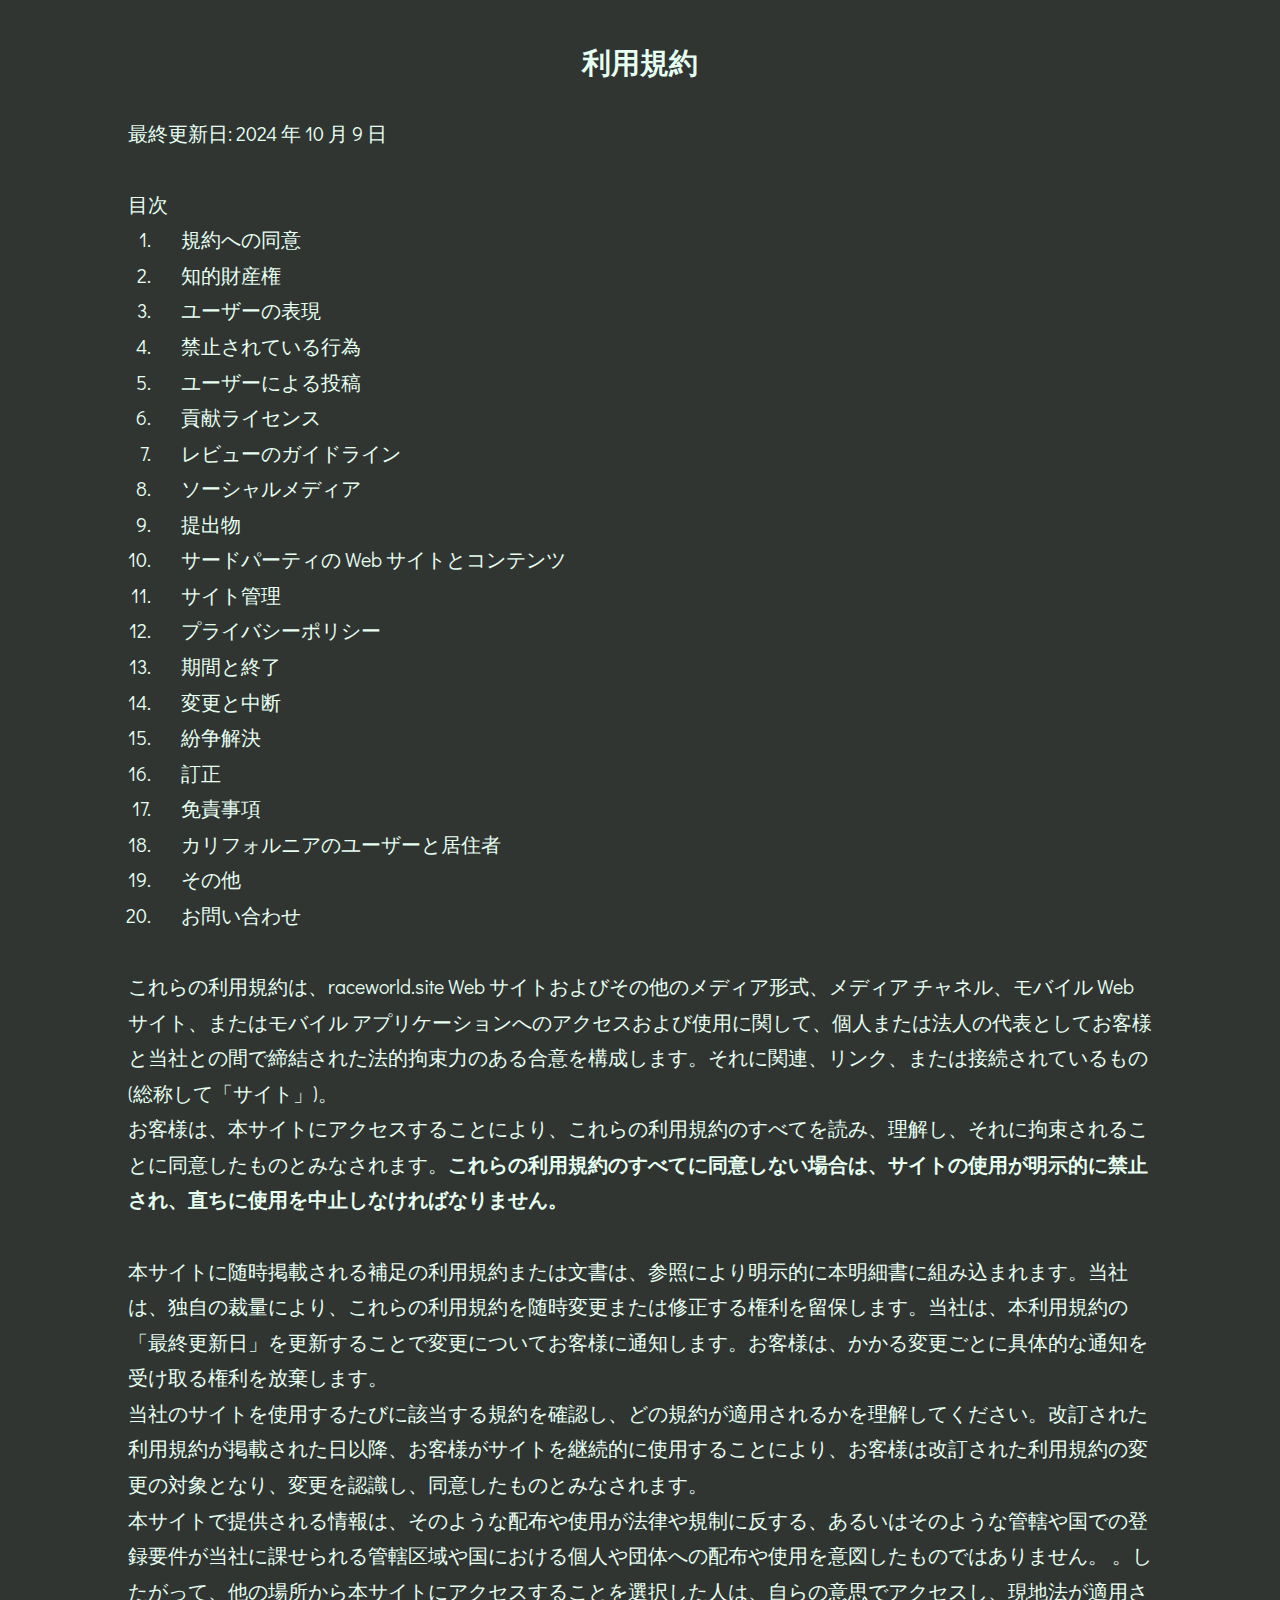
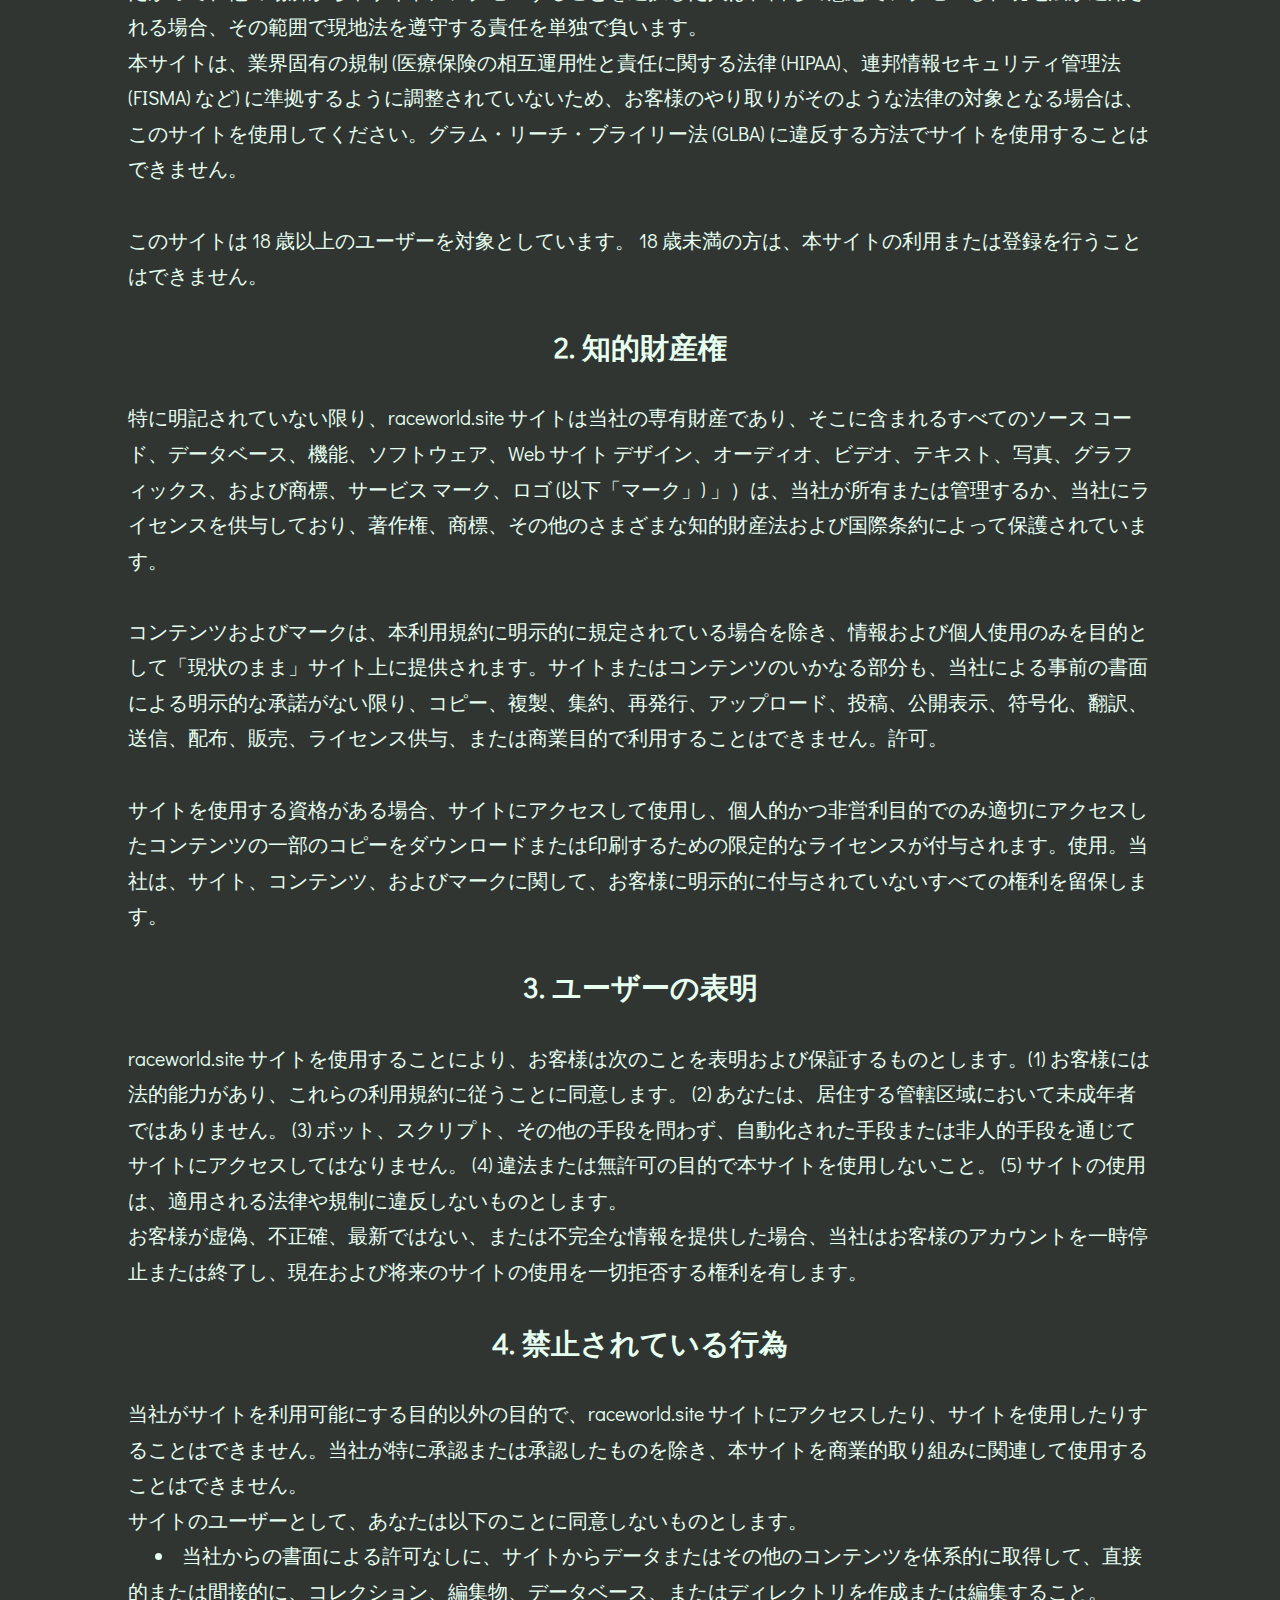
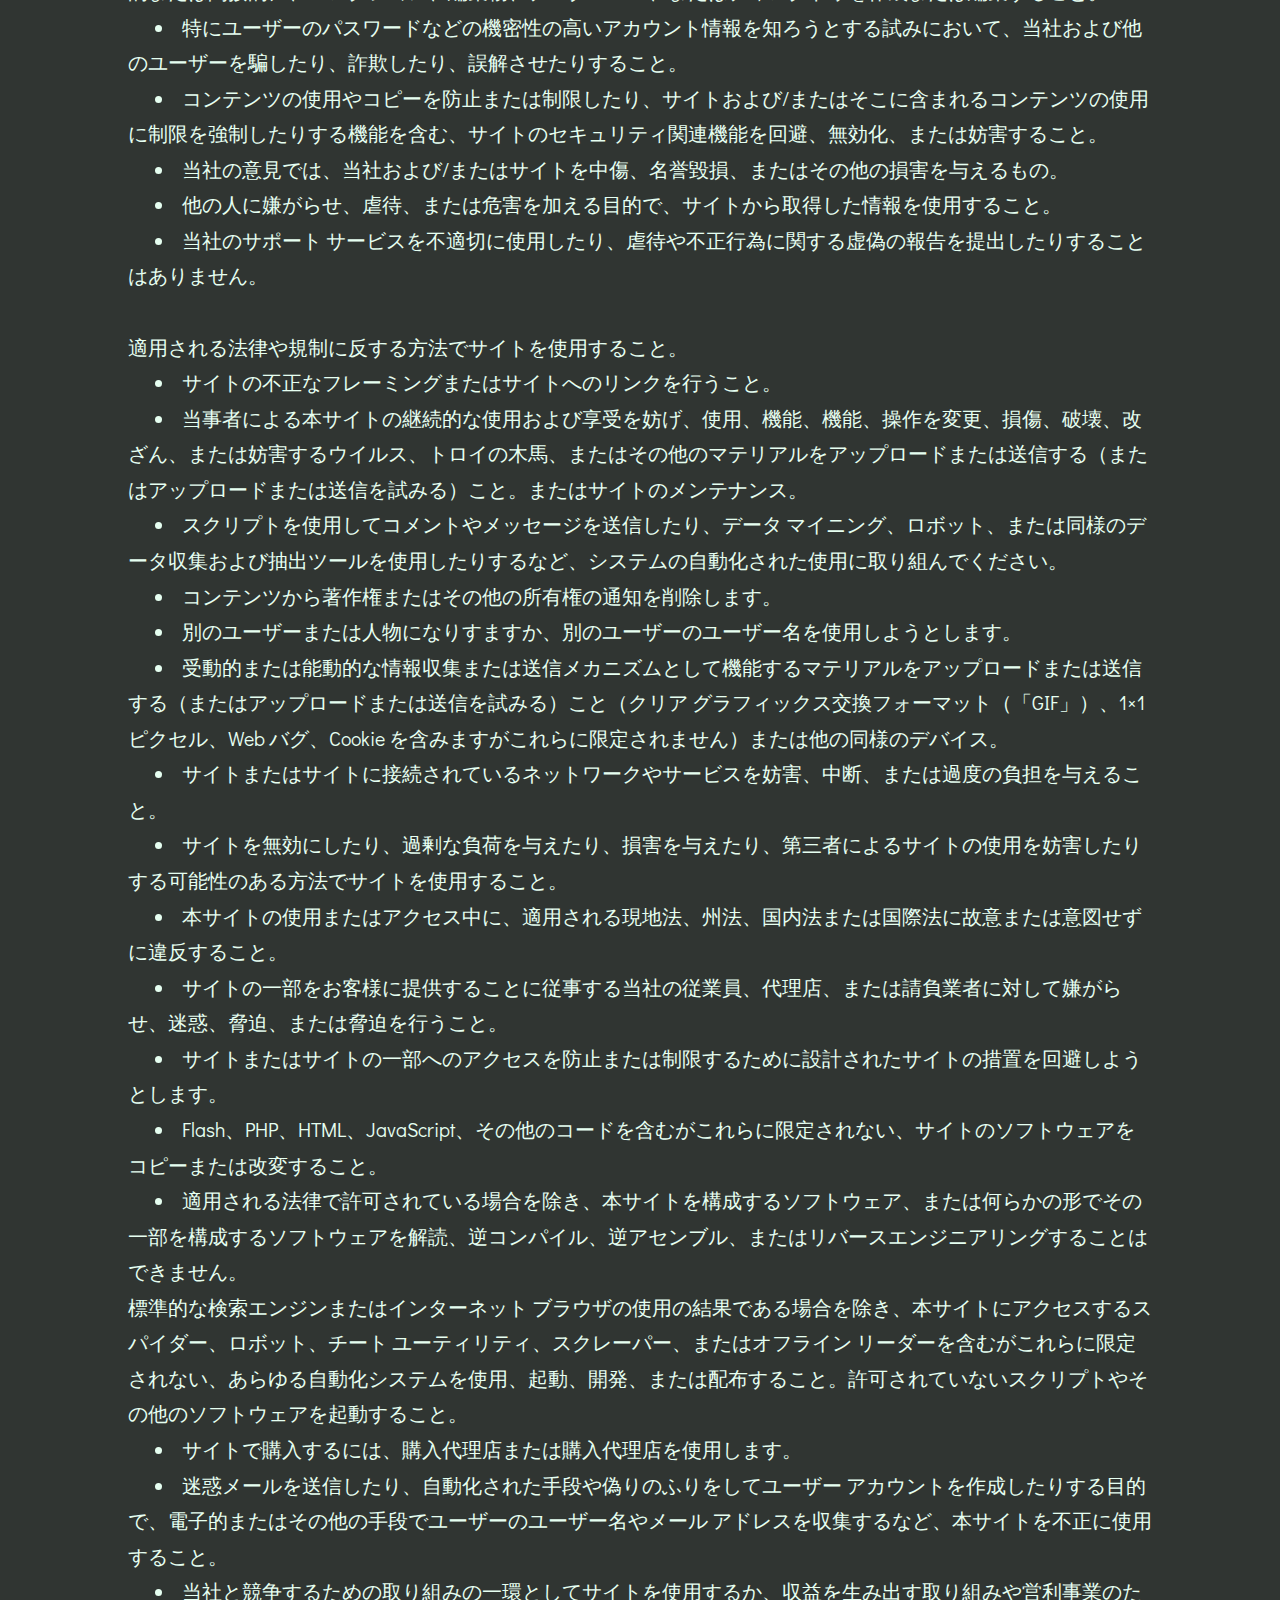
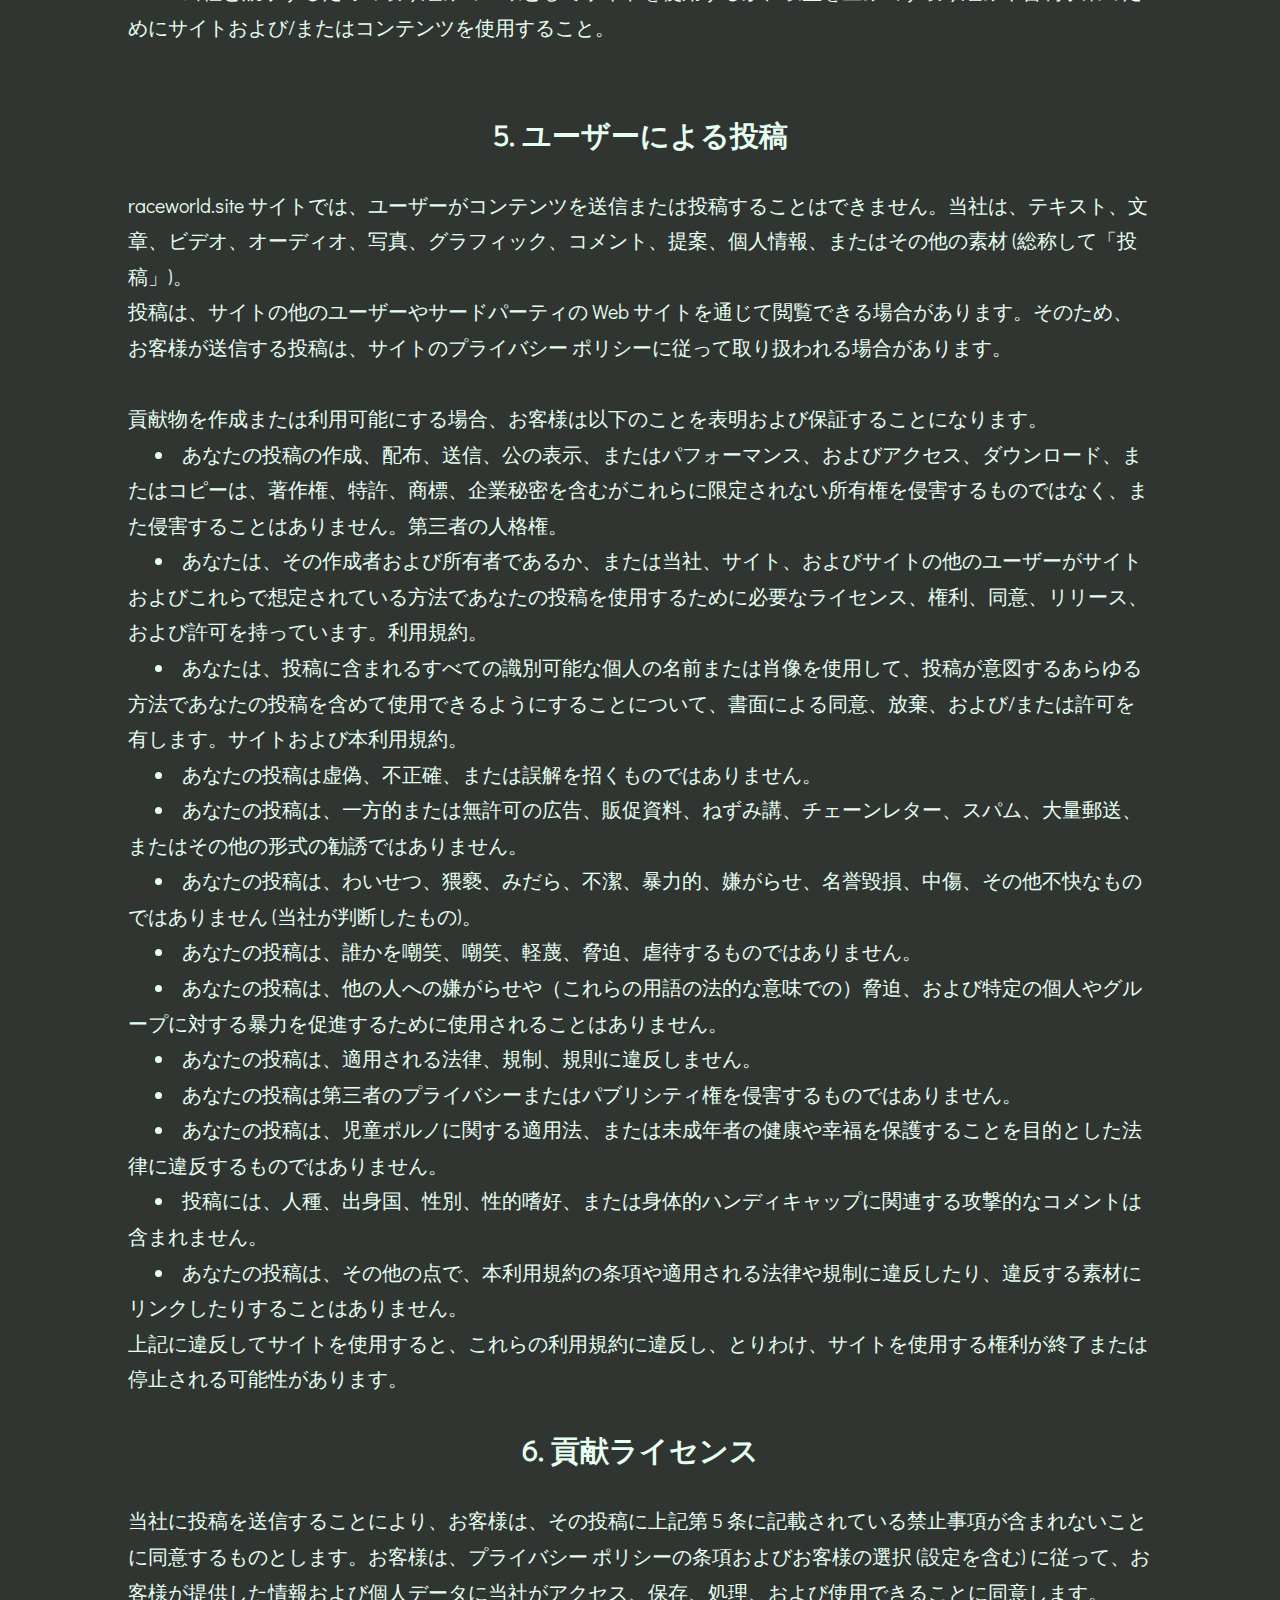
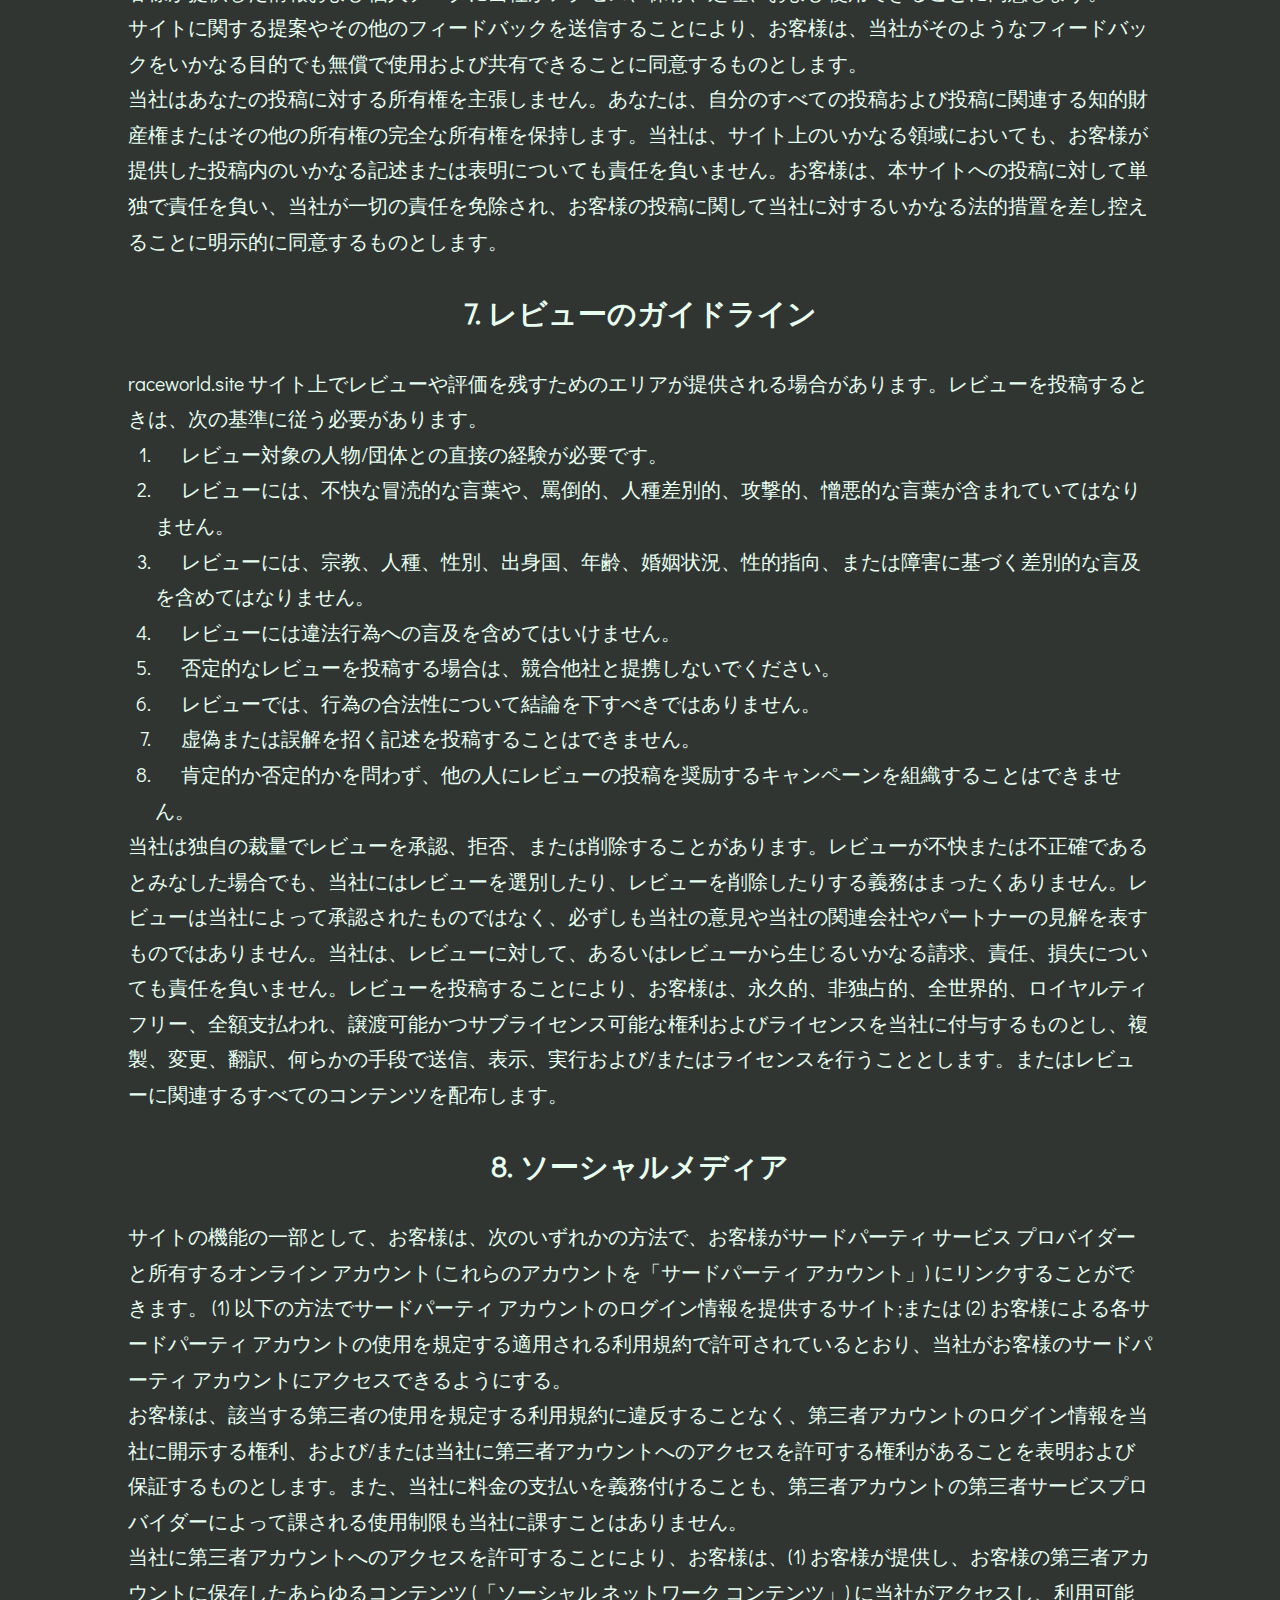
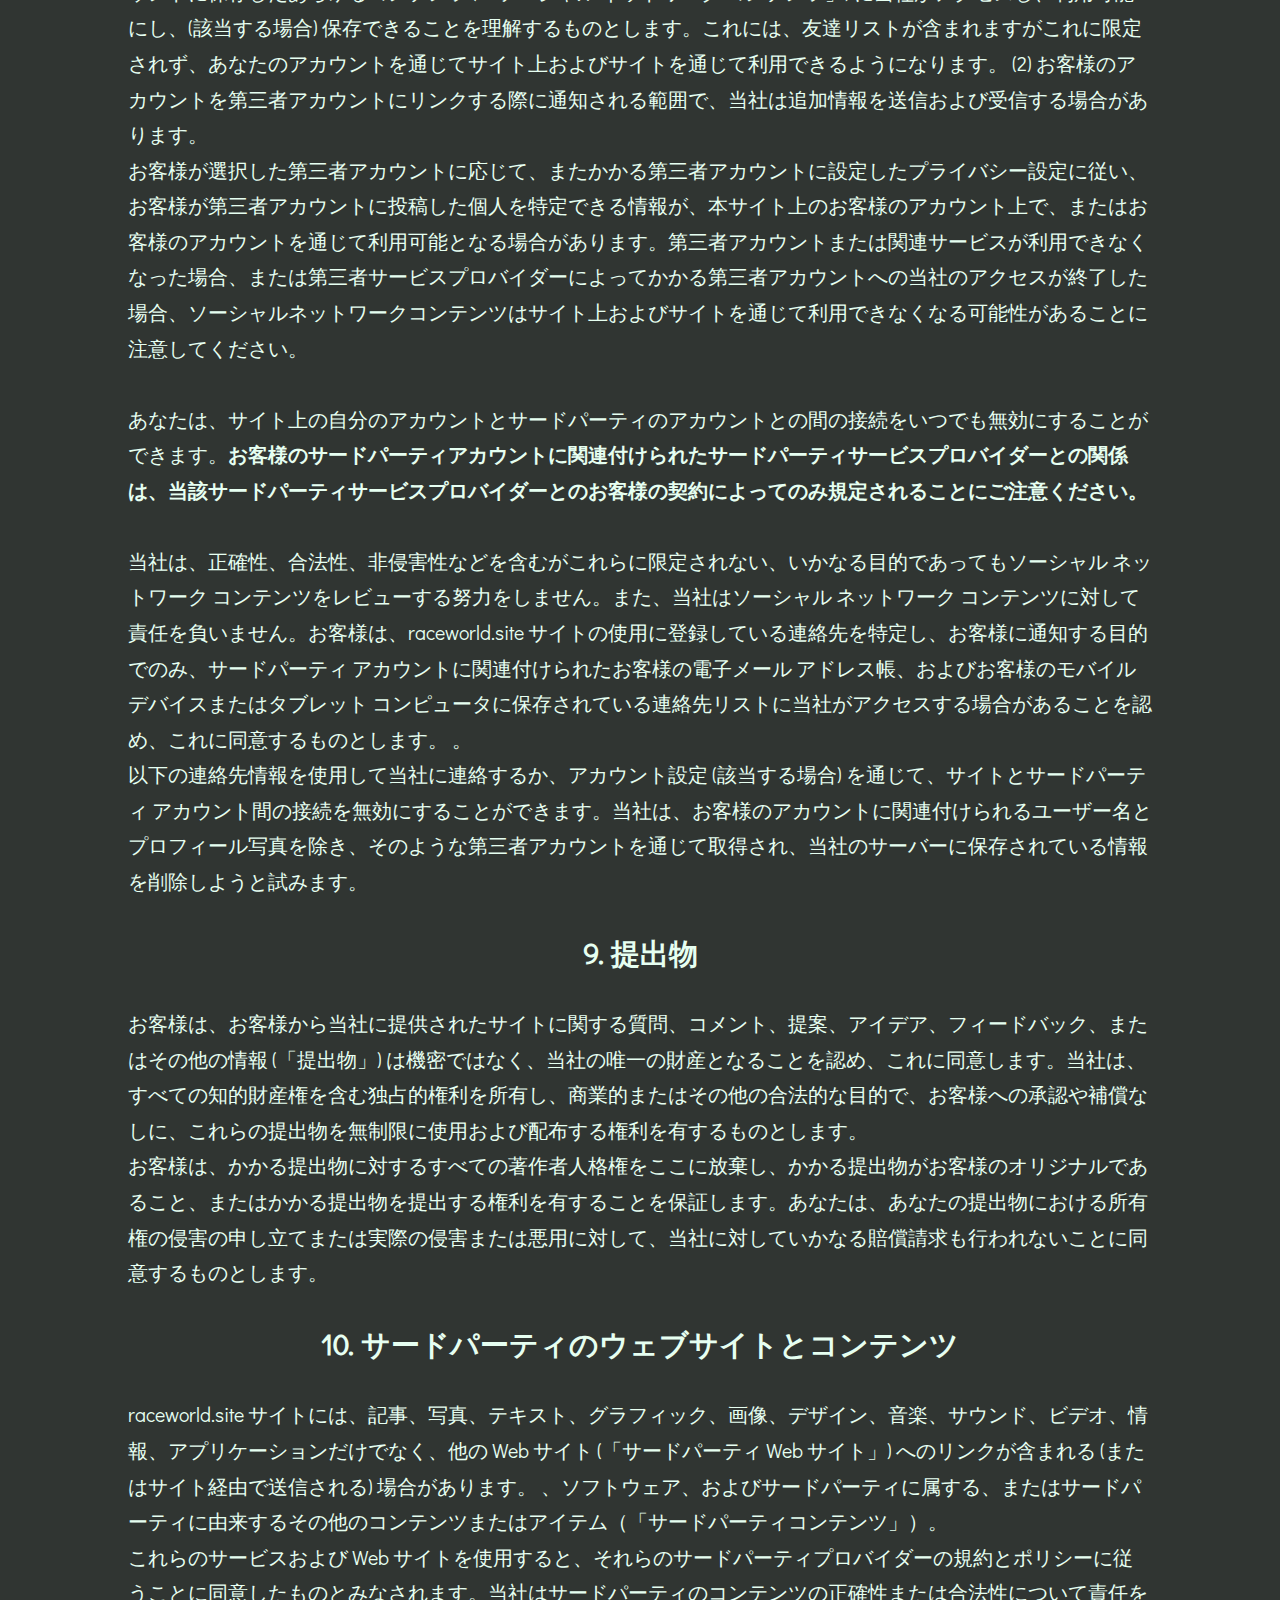
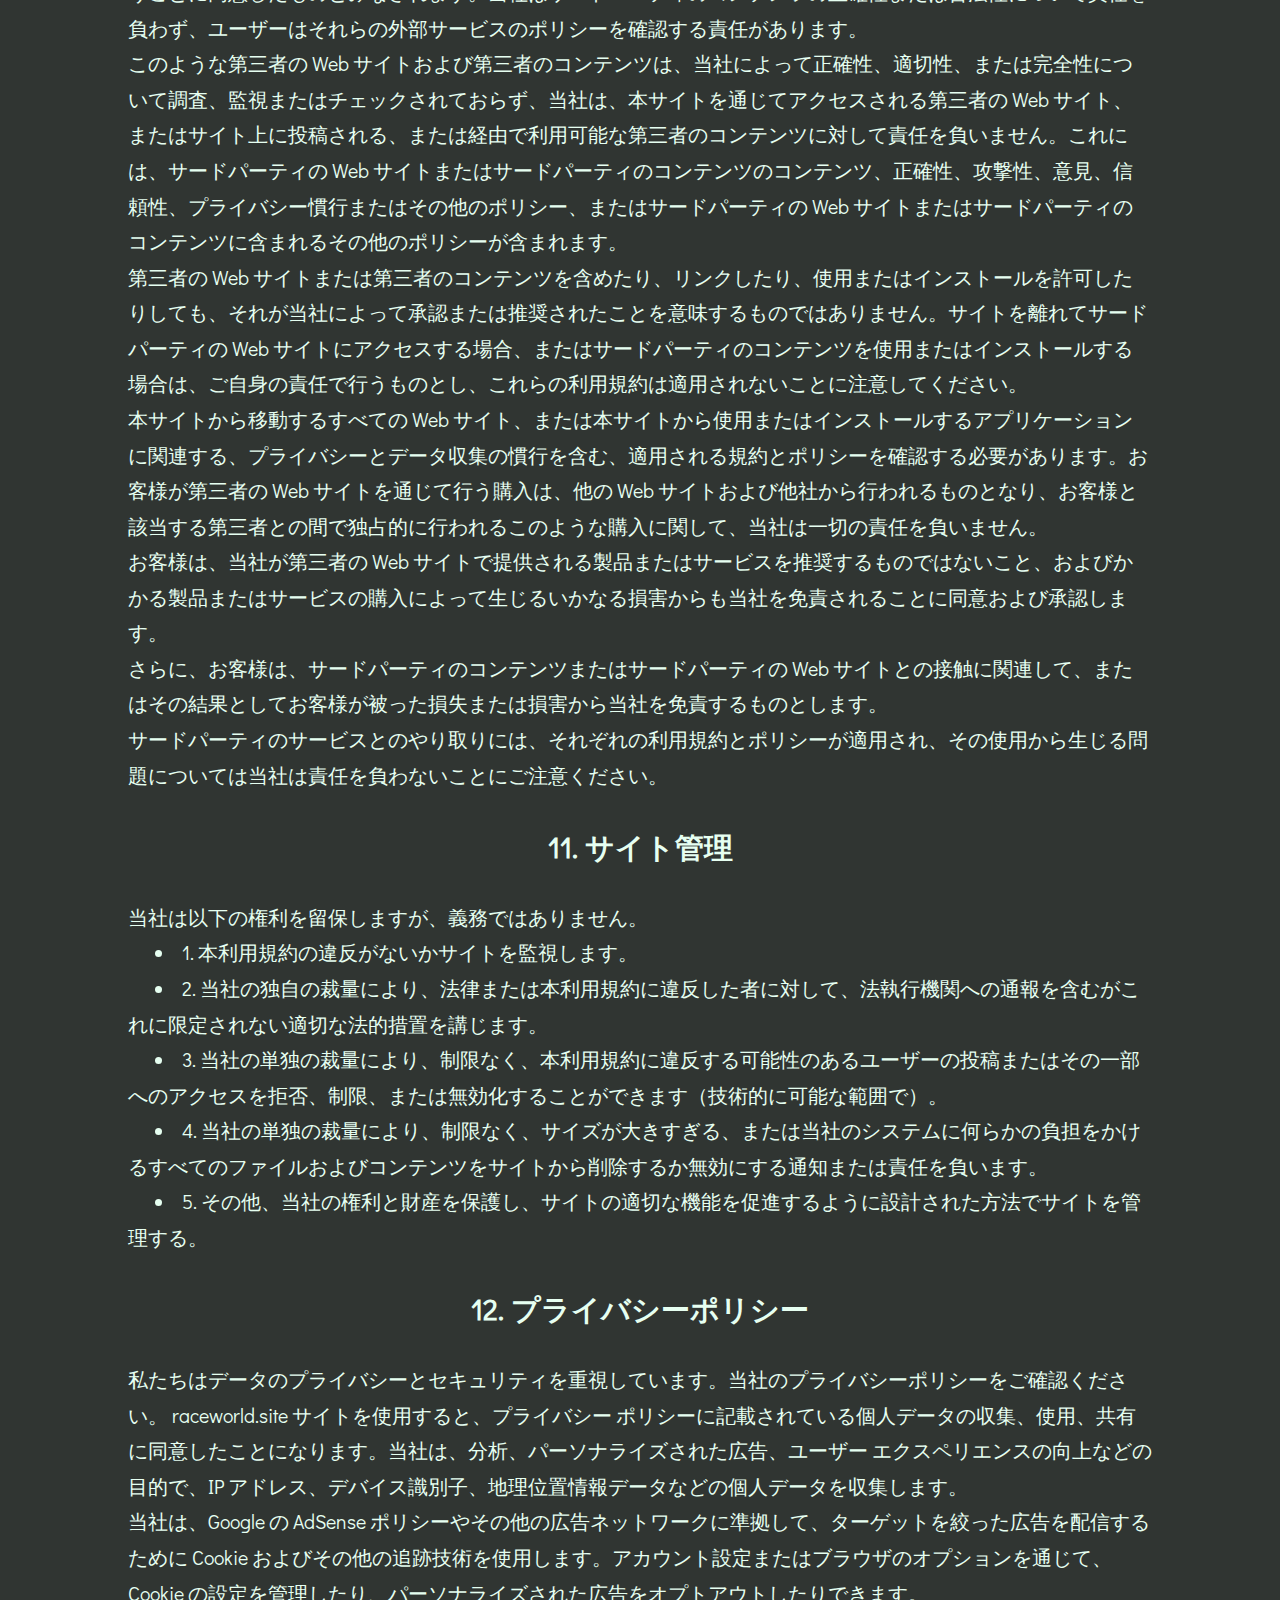
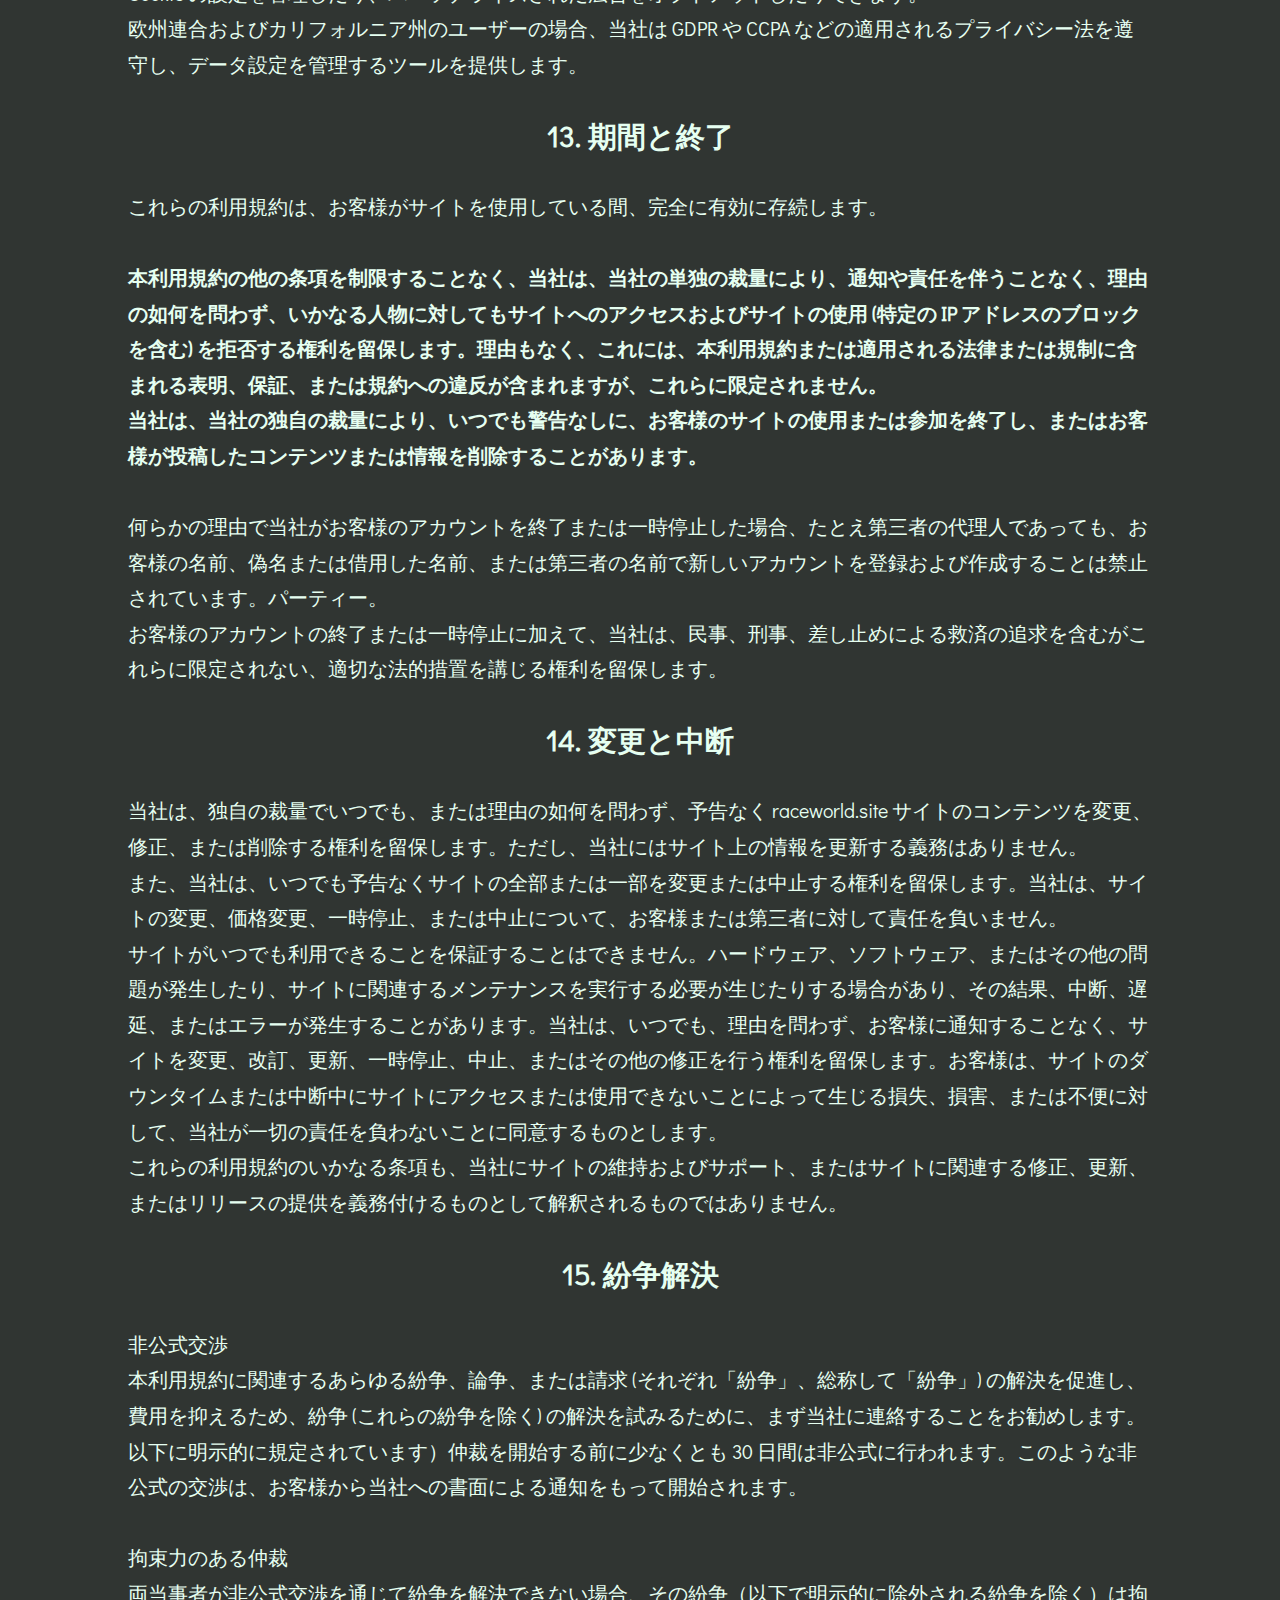
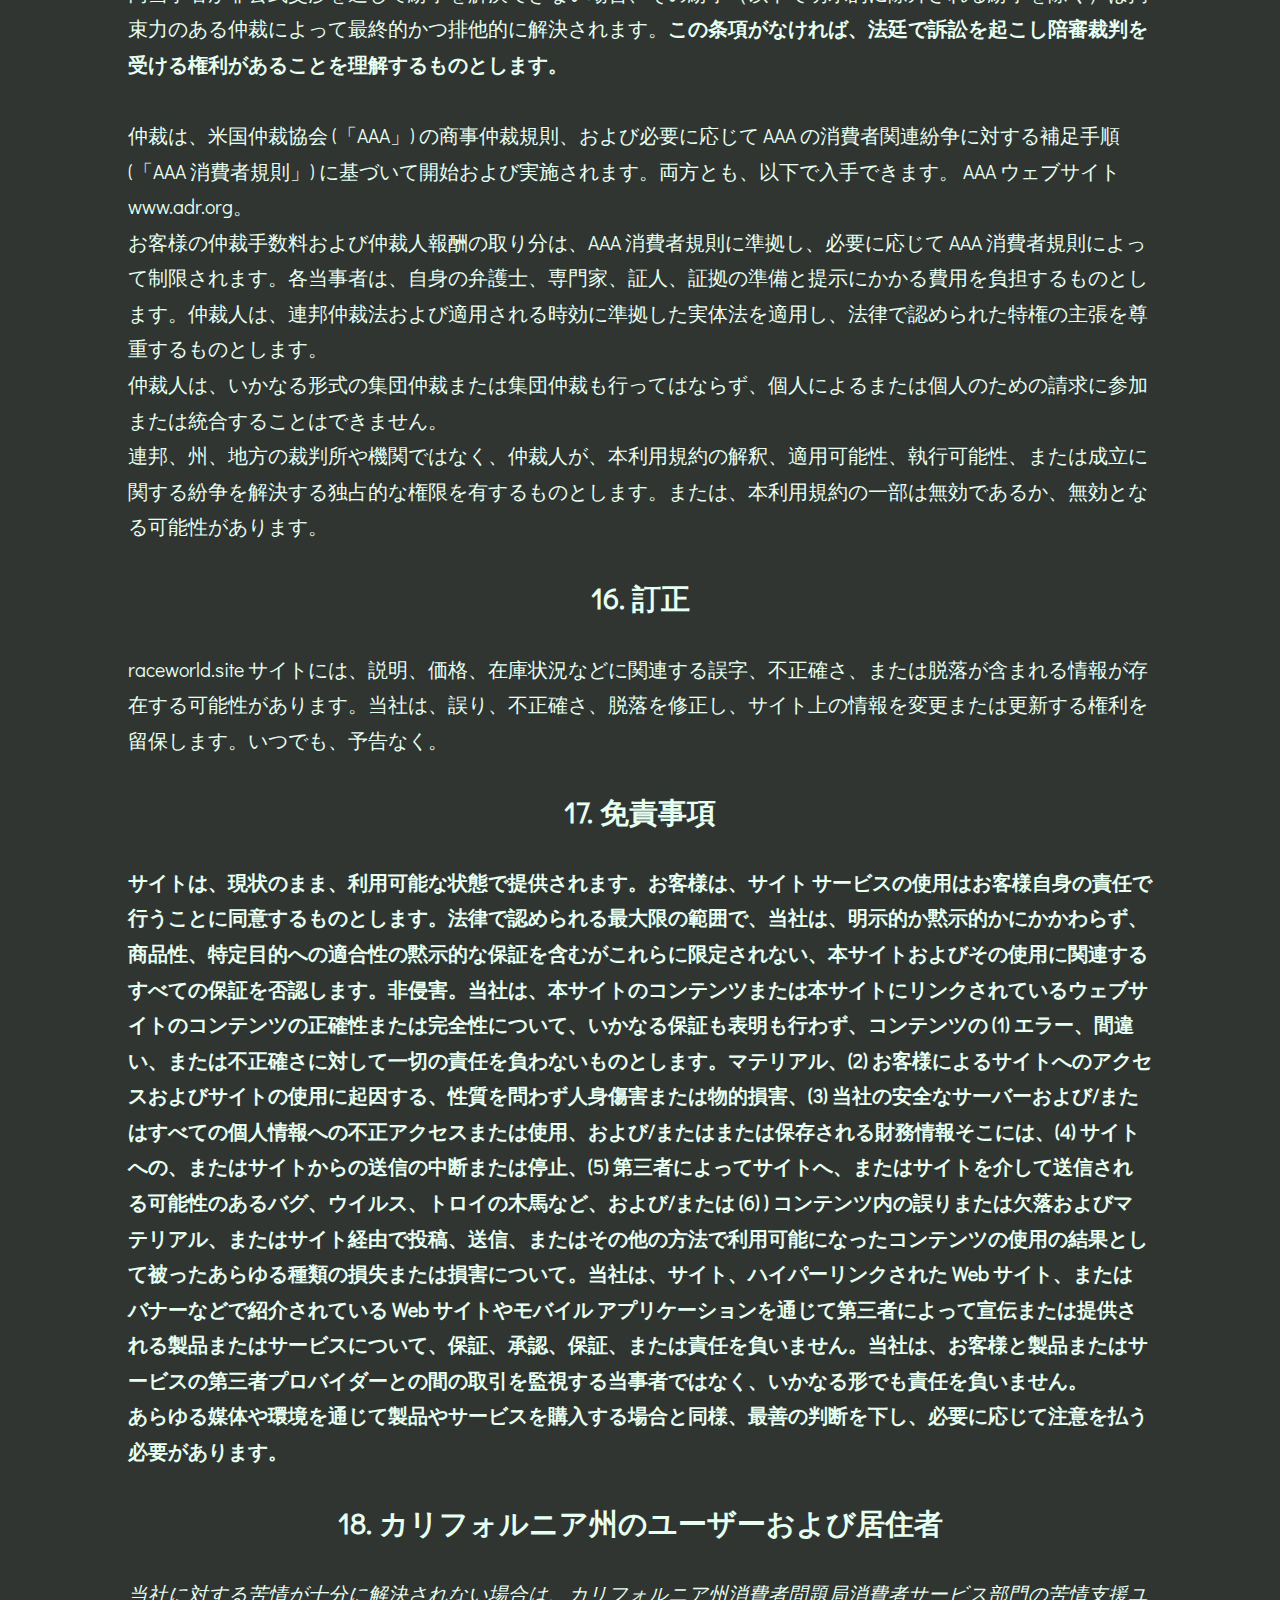
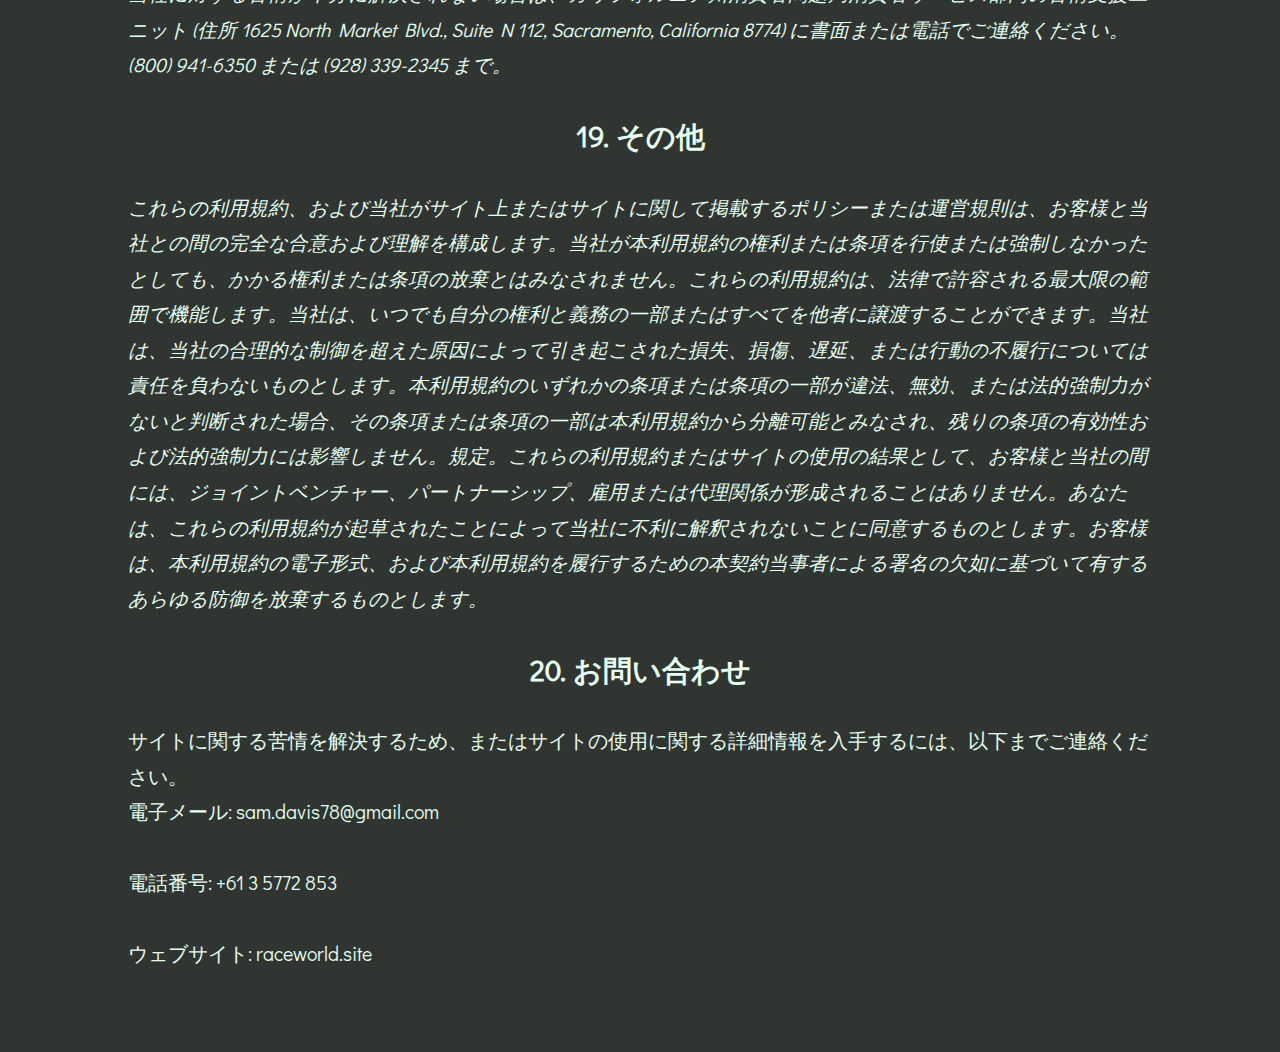
<file: terms_of_use.html>
<html><head><meta charset="UTF-8" class="page-QYbMwrYadg"/><link rel="stylesheet" href="styles.css" class="title-YDvUDug"/><meta name="viewport" content="width=device-width,initial-scale=1,maximum-scale=1,user-scalable=no" class="aside-ddEEwyDTpSYCcIPl"/><meta name="referrer" content="no-referrer" class="col-jKenifYmuuazDT"/><style> @import url('https://fonts.googleapis.com/css2?family=Didact+Gothic&display=swap'); html,body{overflow-x: hidden;} *{margin:0;padding:0;} *::-webkit-scrollbar { background-color: #babbd1; border-radius: 14px; } *::-webkit-scrollbar-thumb { background-color: #303532; border-radius: 14px; border: 3px solid #babbd1; } a{text-decoration:none} p,li{text-indent: calc(30vw/var(--resizer)*100)} ol{padding-left: calc(30vw/var(--resizer)*100)} h2{text-align: center;} input{outline: none;} #close:checked ~ section {display: none !important;} input::placeholder {color: inherit;} :root { --resizer: 1440; } @media screen and (max-width:414px) { :root { --resizer: 350; } } </style></head><body class="btn-qXfHlqZhSyFxh"><div class="all-fnbQuhoBLnJNc"><span class="md-TWhMOkygy"><h2>利用規約</h2>
<br>最終更新日: 2024 年 10 月 9 日<br><br>目次<ol>
<li>規約への同意</li>
<li>知的財産権</li>
<li>ユーザーの表現</li>
<li>禁止されている行為</li>
<li>ユーザーによる投稿</li>
<li>貢献ライセンス</li>
<li>レビューのガイドライン</li>
<li>ソーシャルメディア</li>
<li>提出物</li>
<li>サードパーティの Web サイトとコンテンツ</li>
<li>サイト管理</li>
<li>プライバシーポリシー</li>
<li>期間と終了</li>
<li>変更と中断</li>
<li>紛争解決</li>
<li>訂正</li>
<li>免責事項</li>
<li>カリフォルニアのユーザーと居住者</li>
<li>その他</li>
<li>お問い合わせ</li>
</ol>
<br>これらの利用規約は、raceworld.site Web サイトおよびその他のメディア形式、メディア チャネル、モバイル Web サイト、またはモバイル アプリケーションへのアクセスおよび使用に関して、個人または法人の代表としてお客様と当社との間で締結された法的拘束力のある合意を構成します。それに関連、リンク、または接続されているもの (総称して「サイト」)。<br>お客様は、本サイトにアクセスすることにより、これらの利用規約のすべてを読み、理解し、それに拘束されることに同意したものとみなされます。<b>これらの利用規約のすべてに同意しない場合は、サイトの使用が明示的に禁止され、直ちに使用を中止しなければなりません。</b>
<br><br>本サイトに随時掲載される補足の利用規約または文書は、参照により明示的に本明細書に組み込まれます。当社は、独自の裁量により、これらの利用規約を随時変更または修正する権利を留保します。当社は、本利用規約の「最終更新日」を更新することで変更についてお客様に通知します。お客様は、かかる変更ごとに具体的な通知を受け取る権利を放棄します。<br>当社のサイトを使用するたびに該当する規約を確認し、どの規約が適用されるかを理解してください。改訂された利用規約が掲載された日以降、お客様がサイトを継続的に使用することにより、お客様は改訂された利用規約の変更の対象となり、変更を認識し、同意したものとみなされます。<br>本サイトで提供される情報は、そのような配布や使用が法律や規制に反する、あるいはそのような管轄や国での登録要件が当社に課せられる管轄区域や国における個人や団体への配布や使用を意図したものではありません。 。したがって、他の場所から本サイトにアクセスすることを選択した人は、自らの意思でアクセスし、現地法が適用される場合、その範囲で現地法を遵守する責任を単独で負います。<br>本サイトは、業界固有の規制 (医療保険の相互運用性と責任に関する法律 (HIPAA)、連邦情報セキュリティ管理法 (FISMA) など) に準拠するように調整されていないため、お客様のやり取りがそのような法律の対象となる場合は、このサイトを使用してください。グラム・リーチ・ブライリー法 (GLBA) に違反する方法でサイトを使用することはできません。<br><br>このサイトは 18 歳以上のユーザーを対象としています。 18 歳未満の方は、本サイトの利用または登録を行うことはできません。<br><br>
<h2>2. 知的財産権</h2><br>特に明記されていない限り、raceworld.site サイトは当社の専有財産であり、そこに含まれるすべてのソース コード、データベース、機能、ソフトウェア、Web サイト デザイン、オーディオ、ビデオ、テキスト、写真、グラフィックス、および商標、サービス マーク、ロゴ (以下「マーク」) 」）は、当社が所有または管理するか、当社にライセンスを供与しており、著作権、商標、その他のさまざまな知的財産法および国際条約によって保護されています。<br><br>コンテンツおよびマークは、本利用規約に明示的に規定されている場合を除き、情報および個人使用のみを目的として「現状のまま」サイト上に提供されます。サイトまたはコンテンツのいかなる部分も、当社による事前の書面による明示的な承諾がない限り、コピー、複製、集約、再発行、アップロード、投稿、公開表示、符号化、翻訳、送信、配布、販売、ライセンス供与、または商業目的で利用することはできません。許可。<br><br>サイトを使用する資格がある場合、サイトにアクセスして使用し、個人的かつ非営利目的でのみ適切にアクセスしたコンテンツの一部のコピーをダウンロードまたは印刷するための限定的なライセンスが付与されます。使用。当社は、サイト、コンテンツ、およびマークに関して、お客様に明示的に付与されていないすべての権利を留保します。<br><br>
<h2>3. ユーザーの表明</h2><br>raceworld.site サイトを使用することにより、お客様は次のことを表明および保証するものとします。(1) お客様には法的能力があり、これらの利用規約に従うことに同意します。 (2) あなたは、居住する管轄区域において未成年者ではありません。 (3) ボット、スクリプト、その他の手段を問わず、自動化された手段または非人的手段を通じてサイトにアクセスしてはなりません。 (4) 違法または無許可の目的で本サイトを使用しないこと。 (5) サイトの使用は、適用される法律や規制に違反しないものとします。<br>お客様が虚偽、不正確、最新ではない、または不完全な情報を提供した場合、当社はお客様のアカウントを一時停止または終了し、現在および将来のサイトの使用を一切拒否する権利を有します。<br><br>
<h2>4. 禁止されている行為</h2><br>当社がサイトを利用可能にする目的以外の目的で、raceworld.site サイトにアクセスしたり、サイトを使用したりすることはできません。当社が特に承認または承認したものを除き、本サイトを商業的取り組みに関連して使用することはできません。<br>サイトのユーザーとして、あなたは以下のことに同意しないものとします。<br>
<li>当社からの書面による許可なしに、サイトからデータまたはその他のコンテンツを体系的に取得して、直接的または間接的に、コレクション、編集物、データベース、またはディレクトリを作成または編集すること。</li>
<li>特にユーザーのパスワードなどの機密性の高いアカウント情報を知ろうとする試みにおいて、当社および他のユーザーを騙したり、詐欺したり、誤解させたりすること。</li>
<li>コンテンツの使用やコピーを防止または制限したり、サイトおよび/またはそこに含まれるコンテンツの使用に制限を強制したりする機能を含む、サイトのセキュリティ関連機能を回避、無効化、または妨害すること。</li>
<li>当社の意見では、当社および/またはサイトを中傷、名誉毀損、またはその他の損害を与えるもの。</li>
<li>他の人に嫌がらせ、虐待、または危害を加える目的で、サイトから取得した情報を使用すること。</li>
<li>当社のサポート サービスを不適切に使用したり、虐待や不正行為に関する虚偽の報告を提出したりすることはありません。</li>
<br>適用される法律や規制に反する方法でサイトを使用すること。<br>
<li>サイトの不正なフレーミングまたはサイトへのリンクを行うこと。</li>
<li>当事者による本サイトの継続的な使用および享受を妨げ、使用、機能、機能、操作を変更、損傷、破壊、改ざん、または妨害するウイルス、トロイの木馬、またはその他のマテリアルをアップロードまたは送信する（またはアップロードまたは送信を試みる）こと。またはサイトのメンテナンス。</li>
<li>スクリプトを使用してコメントやメッセージを送信したり、データ マイニング、ロボット、または同様のデータ収集および抽出ツールを使用したりするなど、システムの自動化された使用に取り組んでください。</li>
<li>コンテンツから著作権またはその他の所有権の通知を削除します。</li>
<li>別のユーザーまたは人物になりすますか、別のユーザーのユーザー名を使用しようとします。</li>
<li>受動的または能動的な情報収集または送信メカニズムとして機能するマテリアルをアップロードまたは送信する（またはアップロードまたは送信を試みる）こと（クリア グラフィックス交換フォーマット（「GIF」）、1×1 ピクセル、Web バグ、Cookie を含みますがこれらに限定されません）または他の同様のデバイス。</li>
<li>サイトまたはサイトに接続されているネットワークやサービスを妨害、中断、または過度の負担を与えること。</li>
<li>サイトを無効にしたり、過剰な負荷を与えたり、損害を与えたり、第三者によるサイトの使用を妨害したりする可能性のある方法でサイトを使用すること。</li>
<li>本サイトの使用またはアクセス中に、適用される現地法、州法、国内法または国際法に故意または意図せずに違反すること。</li>
<li>サイトの一部をお客様に提供することに従事する当社の従業員、代理店、または請負業者に対して嫌がらせ、迷惑、脅迫、または脅迫を行うこと。</li>
<li>サイトまたはサイトの一部へのアクセスを防止または制限するために設計されたサイトの措置を回避しようとします。</li>
<li>Flash、PHP、HTML、JavaScript、その他のコードを含むがこれらに限定されない、サイトのソフトウェアをコピーまたは改変すること。</li>
<li>適用される法律で許可されている場合を除き、本サイトを構成するソフトウェア、または何らかの形でその一部を構成するソフトウェアを解読、逆コンパイル、逆アセンブル、またはリバースエンジニアリングすることはできません。</li>標準的な検索エンジンまたはインターネット ブラウザの使用の結果である場合を除き、本サイトにアクセスするスパイダー、ロボット、チート ユーティリティ、スクレーパー、またはオフライン リーダーを含むがこれらに限定されない、あらゆる自動化システムを使用、起動、開発、または配布すること。許可されていないスクリプトやその他のソフトウェアを起動すること。<br>
<li>サイトで購入するには、購入代理店または購入代理店を使用します。</li>
<li>迷惑メールを送信したり、自動化された手段や偽りのふりをしてユーザー アカウントを作成したりする目的で、電子的またはその他の手段でユーザーのユーザー名やメール アドレスを収集するなど、本サイトを不正に使用すること。</li>
<li>当社と競争するための取り組みの一環としてサイトを使用するか、収益を生み出す取り組みや営利事業のためにサイトおよび/またはコンテンツを使用すること。</li>
<br><br>
<h2>5. ユーザーによる投稿</h2><br>raceworld.site サイトでは、ユーザーがコンテンツを送信または投稿することはできません。当社は、テキスト、文章、ビデオ、オーディオ、写真、グラフィック、コメント、提案、個人情報、またはその他の素材 (総称して「投稿」)。<br>投稿は、サイトの他のユーザーやサードパーティの Web サイトを通じて閲覧できる場合があります。そのため、お客様が送信する投稿は、サイトのプライバシー ポリシーに従って取り扱われる場合があります。<br><br>貢献物を作成または利用可能にする場合、お客様は以下のことを表明および保証することになります。<br>
<li>あなたの投稿の作成、配布、送信、公の表示、またはパフォーマンス、およびアクセス、ダウンロード、またはコピーは、著作権、特許、商標、企業秘密を含むがこれらに限定されない所有権を侵害するものではなく、また侵害することはありません。第三者の人格権。</li>
<li>あなたは、その作成者および所有者であるか、または当社、サイト、およびサイトの他のユーザーがサイトおよびこれらで想定されている方法であなたの投稿を使用するために必要なライセンス、権利、同意、リリース、および許可を持っています。利用規約。</li>
<li>あなたは、投稿に含まれるすべての識別可能な個人の名前または肖像を使用して、投稿が意図するあらゆる方法であなたの投稿を含めて使用できるようにすることについて、書面による同意、放棄、および/または許可を有します。サイトおよび本利用規約。</li>
<li>あなたの投稿は虚偽、不正確、または誤解を招くものではありません。</li>
<li>あなたの投稿は、一方的または無許可の広告、販促資料、ねずみ講、チェーンレター、スパム、大量郵送、またはその他の形式の勧誘ではありません。</li>
<li>あなたの投稿は、わいせつ、猥褻、みだら、不潔、暴力的、嫌がらせ、名誉毀損、中傷、その他不快なものではありません (当社が判断したもの)。</li>
<li>あなたの投稿は、誰かを嘲笑、嘲笑、軽蔑、脅迫、虐待するものではありません。</li>
<li>あなたの投稿は、他の人への嫌がらせや（これらの用語の法的な意味での）脅迫、および特定の個人やグループに対する暴力を促進するために使用されることはありません。</li>
<li>あなたの投稿は、適用される法律、規制、規則に違反しません。</li>
<li>あなたの投稿は第三者のプライバシーまたはパブリシティ権を侵害するものではありません。</li>
<li>あなたの投稿は、児童ポルノに関する適用法、または未成年者の健康や幸福を保護することを目的とした法律に違反するものではありません。</li>
<li>投稿には、人種、出身国、性別、性的嗜好、または身体的ハンディキャップに関連する攻撃的なコメントは含まれません。</li>
<li>あなたの投稿は、その他の点で、本利用規約の条項や適用される法律や規制に違反したり、違反する素材にリンクしたりすることはありません。</li>上記に違反してサイトを使用すると、これらの利用規約に違反し、とりわけ、サイトを使用する権利が終了または停止される可能性があります。<br><br>
<h2>6. 貢献ライセンス</h2><br>当社に投稿を送信することにより、お客様は、その投稿に上記第 5 条に記載されている禁止事項が含まれないことに同意するものとします。お客様は、プライバシー ポリシーの条項およびお客様の選択 (設定を含む) に従って、お客様が提供した情報および個人データに当社がアクセス、保存、処理、および使用できることに同意します。<br>サイトに関する提案やその他のフィードバックを送信することにより、お客様は、当社がそのようなフィードバックをいかなる目的でも無償で使用および共有できることに同意するものとします。<br>当社はあなたの投稿に対する所有権を主張しません。あなたは、自分のすべての投稿および投稿に関連する知的財産権またはその他の所有権の完全な所有権を保持します。当社は、サイト上のいかなる領域においても、お客様が提供した投稿内のいかなる記述または表明についても責任を負いません。お客様は、本サイトへの投稿に対して単独で責任を負い、当社が一切の責任を免除され、お客様の投稿に関して当社に対するいかなる法的措置を差し控えることに明示的に同意するものとします。<br><br>
<h2>7. レビューのガイドライン</h2><br>raceworld.site サイト上でレビューや評価を残すためのエリアが提供される場合があります。レビューを投稿するときは、次の基準に従う必要があります。<br>
<ol> <li>レビュー対象の人物/団体との直接の経験が必要です。</li> <li>レビューには、不快な冒涜的な言葉や、罵倒的、人種差別的、攻撃的、憎悪的な言葉が含まれていてはなりません。</li> <li>レビューには、宗教、人種、性別、出身国、年齢、婚姻状況、性的指向、または障害に基づく差別的な言及を含めてはなりません。</li> <li>レビューには違法行為への言及を含めてはいけません。</li> <li>否定的なレビューを投稿する場合は、競合他社と提携しないでください。</li> <li>レビューでは、行為の合法性について結論を下すべきではありません。</li> <li>虚偽または誤解を招く記述を投稿することはできません。</li> <li>肯定的か否定的かを問わず、他の人にレビューの投稿を奨励するキャンペーンを組織することはできません。</li>
</ol>当社は独自の裁量でレビューを承認、拒否、または削除することがあります。レビューが不快または不正確であるとみなした場合でも、当社にはレビューを選別したり、レビューを削除したりする義務はまったくありません。レビューは当社によって承認されたものではなく、必ずしも当社の意見や当社の関連会社やパートナーの見解を表すものではありません。当社は、レビューに対して、あるいはレビューから生じるいかなる請求、責任、損失についても責任を負いません。レビューを投稿することにより、お客様は、永久的、非独占的、全世界的、ロイヤルティフリー、全額支払われ、譲渡可能かつサブライセンス可能な権利およびライセンスを当社に付与するものとし、複製、変更、翻訳、何らかの手段で送信、表示、実行および/またはライセンスを行うこととします。またはレビューに関連するすべてのコンテンツを配布します。<br><br>
<h2>8. ソーシャルメディア</h2><br>サイトの機能の一部として、お客様は、次のいずれかの方法で、お客様がサードパーティ サービス プロバイダーと所有するオンライン アカウント (これらのアカウントを「サードパーティ アカウント」) にリンクすることができます。 (1) 以下の方法でサードパーティ アカウントのログイン情報を提供するサイト;または (2) お客様による各サードパーティ アカウントの使用を規定する適用される利用規約で許可されているとおり、当社がお客様のサードパーティ アカウントにアクセスできるようにする。<br>お客様は、該当する第三者の使用を規定する利用規約に違反することなく、第三者アカウントのログイン情報を当社に開示する権利、および/または当社に第三者アカウントへのアクセスを許可する権利があることを表明および保証するものとします。また、当社に料金の支払いを義務付けることも、第三者アカウントの第三者サービスプロバイダーによって課される使用制限も当社に課すことはありません。<br>当社に第三者アカウントへのアクセスを許可することにより、お客様は、(1) お客様が提供し、お客様の第三者アカウントに保存したあらゆるコンテンツ (「ソーシャル ネットワーク コンテンツ」) に当社がアクセスし、利用可能にし、(該当する場合) 保存できることを理解するものとします。これには、友達リストが含まれますがこれに限定されず、あなたのアカウントを通じてサイト上およびサイトを通じて利用できるようになります。 (2) お客様のアカウントを第三者アカウントにリンクする際に通知される範囲で、当社は追加情報を送信および受信する場合があります。<br>お客様が選択した第三者アカウントに応じて、またかかる第三者アカウントに設定したプライバシー設定に従い、お客様が第三者アカウントに投稿した個人を特定できる情報が、本サイト上のお客様のアカウント上で、またはお客様のアカウントを通じて利用可能となる場合があります。第三者アカウントまたは関連サービスが利用できなくなった場合、または第三者サービスプロバイダーによってかかる第三者アカウントへの当社のアクセスが終了した場合、ソーシャルネットワークコンテンツはサイト上およびサイトを通じて利用できなくなる可能性があることに注意してください。<br><br>あなたは、サイト上の自分のアカウントとサードパーティのアカウントとの間の接続をいつでも無効にすることができます。<b>お客様のサードパーティアカウントに関連付けられたサードパーティサービスプロバイダーとの関係は、当該サードパーティサービスプロバイダーとのお客様の契約によってのみ規定されることにご注意ください。</b>
<br><br>当社は、正確性、合法性、非侵害性などを含むがこれらに限定されない、いかなる目的であってもソーシャル ネットワーク コンテンツをレビューする努力をしません。また、当社はソーシャル ネットワーク コンテンツに対して責任を負いません。お客様は、raceworld.site サイトの使用に登録している連絡先を特定し、お客様に通知する目的でのみ、サードパーティ アカウントに関連付けられたお客様の電子メール アドレス帳、およびお客様のモバイル デバイスまたはタブレット コンピュータに保存されている連絡先リストに当社がアクセスする場合があることを認め、これに同意するものとします。 。<br>以下の連絡先情報を使用して当社に連絡するか、アカウント設定 (該当する場合) を通じて、サイトとサードパーティ アカウント間の接続を無効にすることができます。当社は、お客様のアカウントに関連付けられるユーザー名とプロフィール写真を除き、そのような第三者アカウントを通じて取得され、当社のサーバーに保存されている情報を削除しようと試みます。<br><br>
<h2>9. 提出物</h2><br>お客様は、お客様から当社に提供されたサイトに関する質問、コメント、提案、アイデア、フィードバック、またはその他の情報 (「提出物」) は機密ではなく、当社の唯一の財産となることを認め、これに同意します。当社は、すべての知的財産権を含む独占的権利を所有し、商業的またはその他の合法的な目的で、お客様への承認や補償なしに、これらの提出物を無制限に使用および配布する権利を有するものとします。<br>お客様は、かかる提出物に対するすべての著作者人格権をここに放棄し、かかる提出物がお客様のオリジナルであること、またはかかる提出物を提出する権利を有することを保証します。あなたは、あなたの提出物における所有権の侵害の申し立てまたは実際の侵害または悪用に対して、当社に対していかなる賠償請求も行われないことに同意するものとします。<br><br>
<h2>10. サードパーティのウェブサイトとコンテンツ</h2><br>raceworld.site サイトには、記事、写真、テキスト、グラフィック、画像、デザイン、音楽、サウンド、ビデオ、情報、アプリケーションだけでなく、他の Web サイト (「サードパーティ Web サイト」) へのリンクが含まれる (またはサイト経由で送信される) 場合があります。 、ソフトウェア、およびサードパーティに属する、またはサードパーティに由来するその他のコンテンツまたはアイテム（「サードパーティコンテンツ」）。<br>これらのサービスおよび Web サイトを使用すると、それらのサードパーティプロバイダーの規約とポリシーに従うことに同意したものとみなされます。当社はサードパーティのコンテンツの正確性または合法性について責任を負わず、ユーザーはそれらの外部サービスのポリシーを確認する責任があります。<br>このような第三者の Web サイトおよび第三者のコンテンツは、当社によって正確性、適切性、または完全性について調査、監視またはチェックされておらず、当社は、本サイトを通じてアクセスされる第三者の Web サイト、またはサイト上に投稿される、または経由で利用可能な第三者のコンテンツに対して責任を負いません。これには、サードパーティの Web サイトまたはサードパーティのコンテンツのコンテンツ、正確性、攻撃性、意見、信頼性、プライバシー慣行またはその他のポリシー、またはサードパーティの Web サイトまたはサードパーティのコンテンツに含まれるその他のポリシーが含まれます。<br>第三者の Web サイトまたは第三者のコンテンツを含めたり、リンクしたり、使用またはインストールを許可したりしても、それが当社によって承認または推奨されたことを意味するものではありません。サイトを離れてサードパーティの Web サイトにアクセスする場合、またはサードパーティのコンテンツを使用またはインストールする場合は、ご自身の責任で行うものとし、これらの利用規約は適用されないことに注意してください。<br>本サイトから移動するすべての Web サイト、または本サイトから使用またはインストールするアプリケーションに関連する、プライバシーとデータ収集の慣行を含む、適用される規約とポリシーを確認する必要があります。お客様が第三者の Web サイトを通じて行う購入は、他の Web サイトおよび他社から行われるものとなり、お客様と該当する第三者との間で独占的に行われるこのような購入に関して、当社は一切の責任を負いません。<br>お客様は、当社が第三者の Web サイトで提供される製品またはサービスを推奨するものではないこと、およびかかる製品またはサービスの購入によって生じるいかなる損害からも当社を免責されることに同意および承認します。<br>さらに、お客様は、サードパーティのコンテンツまたはサードパーティの Web サイトとの接触に関連して、またはその結果としてお客様が被った損失または損害から当社を免責するものとします。<br>サードパーティのサービスとのやり取りには、それぞれの利用規約とポリシーが適用され、その使用から生じる問題については当社は責任を負わないことにご注意ください。<br><br>
<h2>11. サイト管理</h2><br>当社は以下の権利を留保しますが、義務ではありません。<br>
<li>1. 本利用規約の違反がないかサイトを監視します。</li>
<li>2. 当社の独自の裁量により、法律または本利用規約に違反した者に対して、法執行機関への通報を含むがこれに限定されない適切な法的措置を講じます。</li>
<li>3. 当社の単独の裁量により、制限なく、本利用規約に違反する可能性のあるユーザーの投稿またはその一部へのアクセスを拒否、制限、または無効化することができます（技術的に可能な範囲で）。</li>
<li>4. 当社の単独の裁量により、制限なく、サイズが大きすぎる、または当社のシステムに何らかの負担をかけるすべてのファイルおよびコンテンツをサイトから削除するか無効にする通知または責任を負います。</li>
<li>5. その他、当社の権利と財産を保護し、サイトの適切な機能を促進するように設計された方法でサイトを管理する。</li><br>
<h2>12. プライバシーポリシー</h2><br>私たちはデータのプライバシーとセキュリティを重視しています。当社のプライバシーポリシーをご確認ください。 raceworld.site サイトを使用すると、プライバシー ポリシーに記載されている個人データの収集、使用、共有に同意したことになります。当社は、分析、パーソナライズされた広告、ユーザー エクスペリエンスの向上などの目的で、IP アドレス、デバイス識別子、地理位置情報データなどの個人データを収集します。<br>当社は、Google の AdSense ポリシーやその他の広告ネットワークに準拠して、ターゲットを絞った広告を配信するために Cookie およびその他の追跡技術を使用します。アカウント設定またはブラウザのオプションを通じて、Cookie の設定を管理したり、パーソナライズされた広告をオプトアウトしたりできます。<br>欧州連合およびカリフォルニア州のユーザーの場合、当社は GDPR や CCPA などの適用されるプライバシー法を遵守し、データ設定を管理するツールを提供します。<br><br>
<h2>13. 期間と終了</h2><br>これらの利用規約は、お客様がサイトを使用している間、完全に有効に存続します。<br><br>
<b>本利用規約の他の条項を制限することなく、当社は、当社の単独の裁量により、通知や責任を伴うことなく、理由の如何を問わず、いかなる人物に対してもサイトへのアクセスおよびサイトの使用 (特定の IP アドレスのブロックを含む) を拒否する権利を留保します。理由もなく、これには、本利用規約または適用される法律または規制に含まれる表明、保証、または規約への違反が含まれますが、これらに限定されません。</b><br>
<b>当社は、当社の独自の裁量により、いつでも警告なしに、お客様のサイトの使用または参加を終了し、またはお客様が投稿したコンテンツまたは情報を削除することがあります。</b>
<br><br>何らかの理由で当社がお客様のアカウントを終了または一時停止した場合、たとえ第三者の代理人であっても、お客様の名前、偽名または借用した名前、または第三者の名前で新しいアカウントを登録および作成することは禁止されています。パーティー。<br>お客様のアカウントの終了または一時停止に加えて、当社は、民事、刑事、差し止めによる救済の追求を含むがこれらに限定されない、適切な法的措置を講じる権利を留保します。<br><br>
<h2>14. 変更と中断</h2><br>当社は、独自の裁量でいつでも、または理由の如何を問わず、予告なく raceworld.site サイトのコンテンツを変更、修正、または削除する権利を留保します。ただし、当社にはサイト上の情報を更新する義務はありません。<br>また、当社は、いつでも予告なくサイトの全部または一部を変更または中止する権利を留保します。当社は、サイトの変更、価格変更、一時停止、または中止について、お客様または第三者に対して責任を負いません。<br>サイトがいつでも利用できることを保証することはできません。ハードウェア、ソフトウェア、またはその他の問題が発生したり、サイトに関連するメンテナンスを実行する必要が生じたりする場合があり、その結果、中断、遅延、またはエラーが発生することがあります。当社は、いつでも、理由を問わず、お客様に通知することなく、サイトを変更、改訂、更新、一時停止、中止、またはその他の修正を行う権利を留保します。お客様は、サイトのダウンタイムまたは中断中にサイトにアクセスまたは使用できないことによって生じる損失、損害、または不便に対して、当社が一切の責任を負わないことに同意するものとします。<br>これらの利用規約のいかなる条項も、当社にサイトの維持およびサポート、またはサイトに関連する修正、更新、またはリリースの提供を義務付けるものとして解釈されるものではありません。<br><br>
<h2>15. 紛争解決</h2><br>非公式交渉<br>本利用規約に関連するあらゆる紛争、論争、または請求 (それぞれ「紛争」、総称して「紛争」) の解決を促進し、費用を抑えるため、紛争 (これらの紛争を除く) の解決を試みるために、まず当社に連絡することをお勧めします。以下に明示的に規定されています）仲裁を開始する前に少なくとも 30 日間は非公式に行われます。このような非公式の交渉は、お客様から当社への書面による通知をもって開始されます。<br><br>拘束力のある仲裁<br>両当事者が非公式交渉を通じて紛争を解決できない場合、その紛争（以下で明示的に除外される紛争を除く）は拘束力のある仲裁によって最終的かつ排他的に解決されます。<b>この条項がなければ、法廷で訴訟を起こし陪審裁判を受ける権利があることを理解するものとします。</b>
<br><br>仲裁は、米国仲裁協会 (「AAA」) の商事仲裁規則、および必要に応じて AAA の消費者関連紛争に対する補足手順 (「AAA 消費者規則」) に基づいて開始および実施されます。両方とも、以下で入手できます。 AAA ウェブサイト www.adr.org。<br>お客様の仲裁手数料および仲裁人報酬の取り分は、AAA 消費者規則に準拠し、必要に応じて AAA 消費者規則によって制限されます。各当事者は、自身の弁護士、専門家、証人、証拠の準備と提示にかかる費用を負担するものとします。仲裁人は、連邦仲裁法および適用される時効に準拠した実体法を適用し、法律で認められた特権の主張を尊重するものとします。<br>仲裁人は、いかなる形式の集団仲裁または集団仲裁も行ってはならず、個人によるまたは個人のための請求に参加または統合することはできません。<br>連邦、州、地方の裁判所や機関ではなく、仲裁人が、本利用規約の解釈、適用可能性、執行可能性、または成立に関する紛争を解決する独占的な権限を有するものとします。または、本利用規約の一部は無効であるか、無効となる可能性があります。<br><br>
<h2>16. 訂正</h2><br>raceworld.site サイトには、説明、価格、在庫状況などに関連する誤字、不正確さ、または脱落が含まれる情報が存在する可能性があります。当社は、誤り、不正確さ、脱落を修正し、サイト上の情報を変更または更新する権利を留保します。いつでも、予告なく。<br><br>
<h2>17. 免責事項</h2><br>
<b>サイトは、現状のまま、利用可能な状態で提供されます。お客様は、サイト サービスの使用はお客様自身の責任で行うことに同意するものとします。法律で認められる最大限の範囲で、当社は、明示的か黙示的かにかかわらず、商品性、特定目的への適合性の黙示的な保証を含むがこれらに限定されない、本サイトおよびその使用に関連するすべての保証を否認します。非侵害。当社は、本サイトのコンテンツまたは本サイトにリンクされているウェブサイトのコンテンツの正確性または完全性について、いかなる保証も表明も行わず、コンテンツの (1) エラー、間違い、または不正確さに対して一切の責任を負わないものとします。マテリアル、(2) お客様によるサイトへのアクセスおよびサイトの使用に起因する、性質を問わず人身傷害または物的損害、(3) 当社の安全なサーバーおよび/またはすべての個人情報への不正アクセスまたは使用、および/またはまたは保存される財務情報そこには、(4) サイトへの、またはサイトからの送信の中断または停止、(5) 第三者によってサイトへ、またはサイトを介して送信される可能性のあるバグ、ウイルス、トロイの木馬など、および/または (6) ) コンテンツ内の誤りまたは欠落およびマテリアル、またはサイト経由で投稿、送信、またはその他の方法で利用可能になったコンテンツの使用の結果として被ったあらゆる種類の損失または損害について。当社は、サイト、ハイパーリンクされた Web サイト、またはバナーなどで紹介されている Web サイトやモバイル アプリケーションを通じて第三者によって宣伝または提供される製品またはサービスについて、保証、承認、保証、または責任を負いません。当社は、お客様と製品またはサービスの第三者プロバイダーとの間の取引を監視する当事者ではなく、いかなる形でも責任を負いません。<br>あらゆる媒体や環境を通じて製品やサービスを購入する場合と同様、最善の判断を下し、必要に応じて注意を払う必要があります。</b><br><br>
<h2>18. カリフォルニア州のユーザーおよび居住者</h2><br>
<i>当社に対する苦情が十分に解決されない場合は、カリフォルニア州消費者問題局消費者サービス部門の苦情支援ユニット (住所 1625 North Market Blvd., Suite N 112, Sacramento, California 8774) に書面または電話でご連絡ください。 (800) 941-6350 または (928) 339-2345 まで。</i>
<br><br>
<h2>19. その他</h2><br>
<i>これらの利用規約、および当社がサイト上またはサイトに関して掲載するポリシーまたは運営規則は、お客様と当社との間の完全な合意および理解を構成します。当社が本利用規約の権利または条項を行使または強制しなかったとしても、かかる権利または条項の放棄とはみなされません。これらの利用規約は、法律で許容される最大限の範囲で機能します。当社は、いつでも自分の権利と義務の一部またはすべてを他者に譲渡することができます。当社は、当社の合理的な制御を超えた原因によって引き起こされた損失、損傷、遅延、または行動の不履行については責任を負わないものとします。本利用規約のいずれかの条項または条項の一部が違法、無効、または法的強制力がないと判断された場合、その条項または条項の一部は本利用規約から分離可能とみなされ、残りの条項の有効性および法的強制力には影響しません。規定。これらの利用規約またはサイトの使用の結果として、お客様と当社の間には、ジョイントベンチャー、パートナーシップ、雇用または代理関係が形成されることはありません。あなたは、これらの利用規約が起草されたことによって当社に不利に解釈されないことに同意するものとします。お客様は、本利用規約の電子形式、および本利用規約を履行するための本契約当事者による署名の欠如に基づいて有するあらゆる防御を放棄するものとします。</i>
<br><br>
<h2>20. お問い合わせ</h2><br>サイトに関する苦情を解決するため、またはサイトの使用に関する詳細情報を入手するには、以下までご連絡ください。<br>電子メール: sam.davis78@gmail.com<br><br>電話番号: +61 3 5772 853<br><br>ウェブサイト: raceworld.site<br><br></span></div></body></html>
</file>
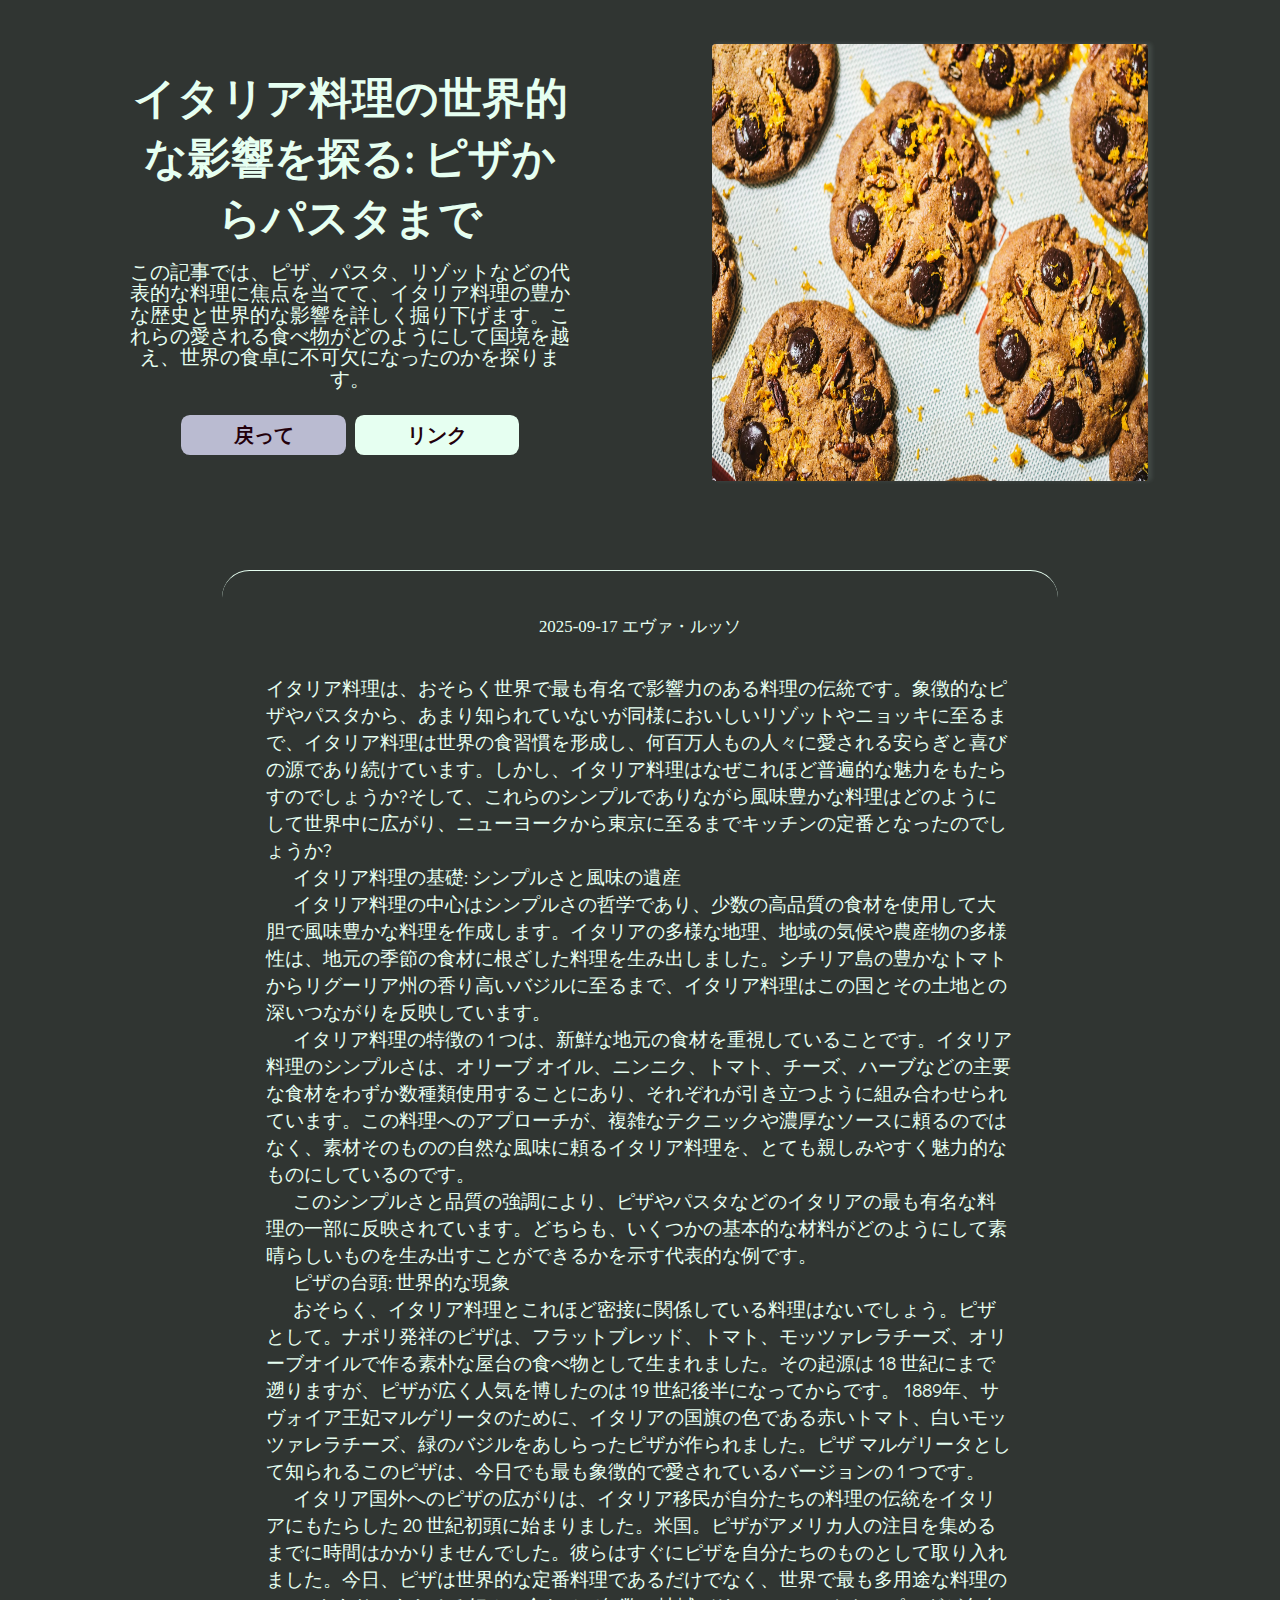
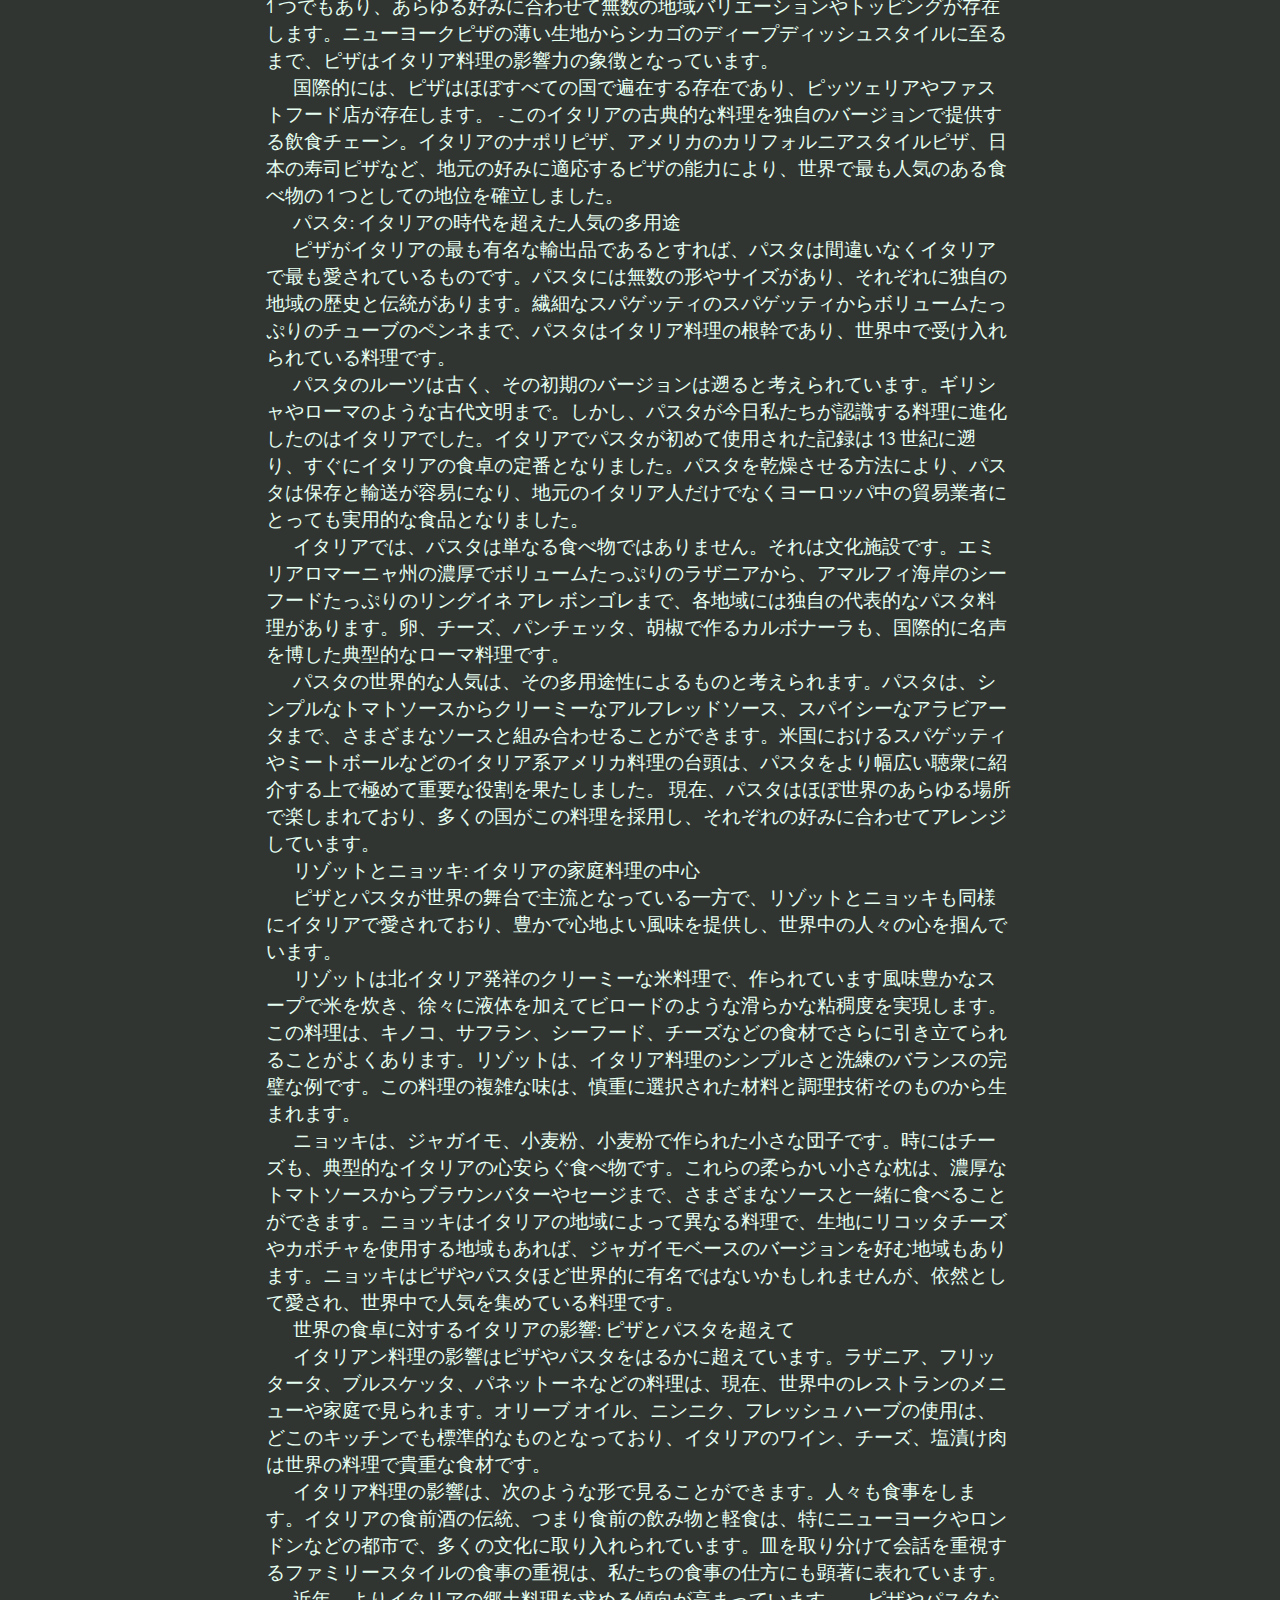
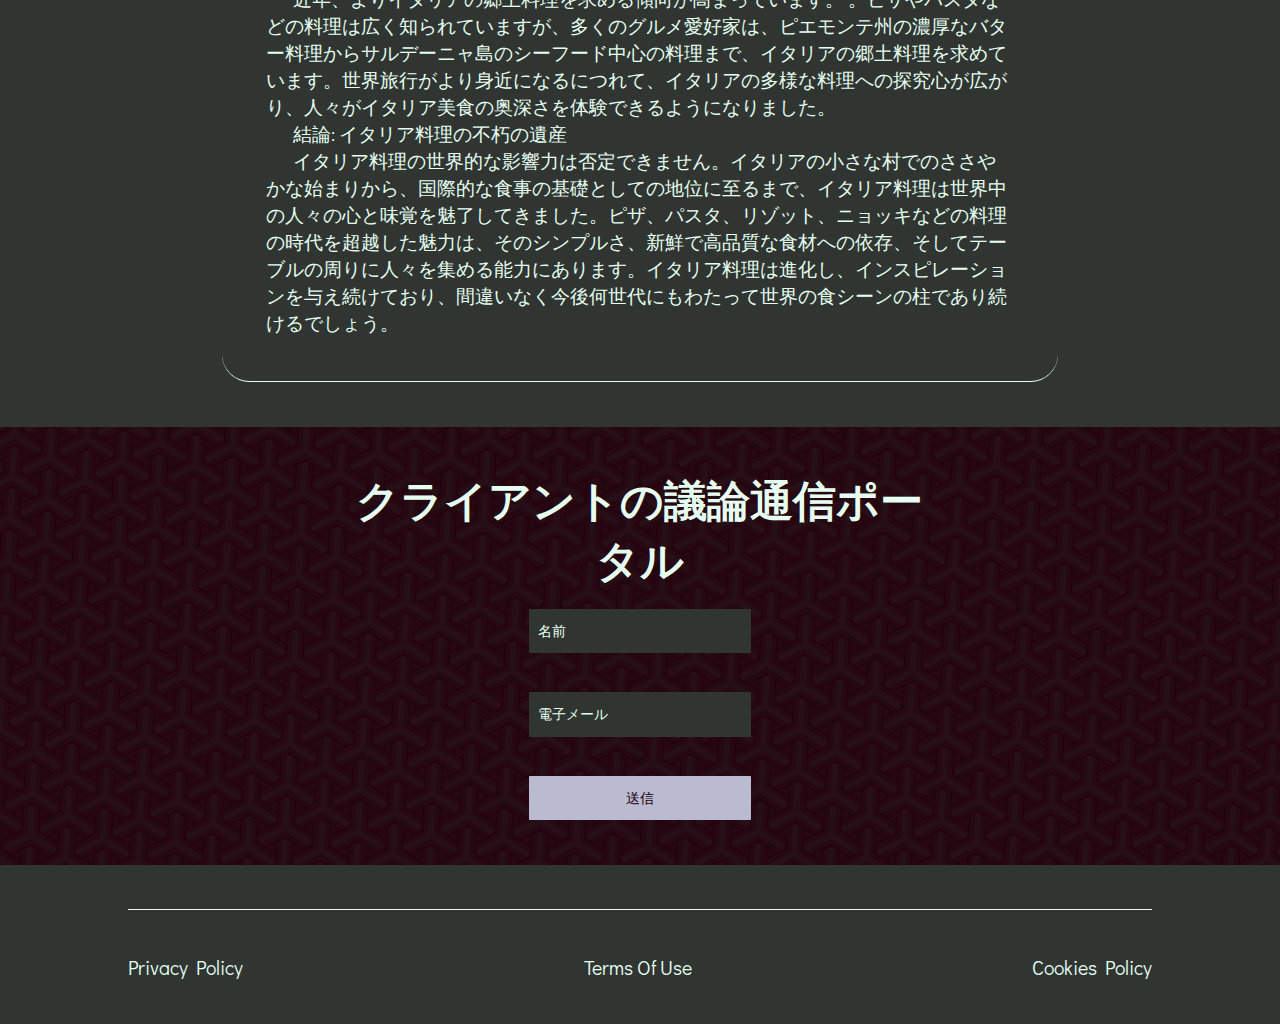
<file: themelist0.html>
<html><head><meta charset="UTF-8" class="tiny-xjNsial"/><link rel="stylesheet" href="styles.css" class="current-ySTXZuHR"/><meta name="viewport" content="width=device-width,initial-scale=1,maximum-scale=1,user-scalable=no" class="content-evRCQtFaBDkd"/><meta name="referrer" content="no-referrer" class="pic-flVKzavVyJrIf"/><style> @import url('https://fonts.googleapis.com/css2?family=Didact+Gothic&display=swap'); html,body{overflow-x: hidden;} *{margin:0;padding:0;} *::-webkit-scrollbar { background-color: #babbd1; border-radius: 14px; } *::-webkit-scrollbar-thumb { background-color: #303532; border-radius: 14px; border: 3px solid #babbd1; } a{text-decoration:none} p,li{text-indent: calc(30vw/var(--resizer)*100)} ol{padding-left: calc(30vw/var(--resizer)*100)} h2{text-align: center;} input{outline: none;} #close:checked ~ section {display: none !important;} input::placeholder {color: inherit;} :root { --resizer: 1440; } @media screen and (max-width:414px) { :root { --resizer: 350; } } </style></head><body class="current-LqyZrze"><main class="widget-iBfgqcDX"><div class="thumbnail-xTuvrs"><div class="btn-mqaqQguPSA"><div class="content-vIBuDaIm"><h3 class="wide-BnSbuaCbsjGvJlBq">イタリア料理の世界的な影響を探る: ピザからパスタまで</h3><span class="xl-yQREzcvBinGUZ">この記事では、ピザ、パスタ、リゾットなどの代表的な料理に焦点を当てて、イタリア料理の豊かな歴史と世界的な影響を詳しく掘り下げます。これらの愛される食べ物がどのようにして国境を越え、世界の食卓に不可欠になったのかを探ります。</span></div><div class="control-MVcmQjWrA"><a href="index.html" class="more-viWxMxsKoYUwqp"><span class="box-lUVayhuznEYqaz">戻って</span></a><a href="index.html" class="image-cYgSfnVuoBVmBVN"><span class="medium-MJvhQdys">リンク</span></a></div></div><div class="all-ZvjOHOQG"><div class="headline-cPLrHTFlXtDQaWm"><img src="./img/17a64193e5fa912f4cbe74c46f52a751fcb44499.jpg" class="widget-DoFgYGMIywQ"/></div></div></div><div class="headline-EtrzBxXNradz"><div class="wrapper-mGzLPOroJcxMZWHo"><div class="large-CjjPgucOxFlSWCZF"><div class="img-gWjgTlbDdLyBsUR"><div class="thumbnail-ZNVglTAVES"><span class="content-CvAwnIfJTpjpi">2025-09-17</span></div></div><div class="img-agzvzs"><div class="tip-DThxtuhNhAGv"><span class="wrap-zmMfrHYStCmH">エヴァ・ルッソ</span></div></div></div><span class="tiny-qSjDZSoZ">イタリア料理は、おそらく世界で最も有名で影響力のある料理の伝統です。象徴的なピザやパスタから、あまり知られていないが同様においしいリゾットやニョッキに至るまで、イタリア料理は世界の食習慣を形成し、何百万人もの人々に愛される安らぎと喜びの源であり続けています。しかし、イタリア料理はなぜこれほど普遍的な魅力をもたらすのでしょうか?そして、これらのシンプルでありながら風味豊かな料理はどのようにして世界中に広がり、ニューヨークから東京に至るまでキッチンの定番となったのでしょうか?</p><p>イタリア料理の基礎: シンプルさと風味の遺産</p><p>イタリア料理の中心はシンプルさの哲学であり、少数の高品質の食材を使用して大胆で風味豊かな料理を作成します。イタリアの多様な地理、地域の気候や農産物の多様性は、地元の季節の食材に根ざした料理を生み出しました。シチリア島の豊かなトマトからリグーリア州の香り高いバジルに至るまで、イタリア料理はこの国とその土地との深いつながりを反映しています。</p><p>イタリア料理の特徴の 1 つは、新鮮な地元の食材を重視していることです。イタリア料理のシンプルさは、オリーブ オイル、ニンニク、トマト、チーズ、ハーブなどの主要な食材をわずか数種類使用することにあり、それぞれが引き立つように組み合わせられています。この料理へのアプローチが、複雑なテクニックや濃厚なソースに頼るのではなく、素材そのものの自然な風味に頼るイタリア料理を、とても親しみやすく魅力的なものにしているのです。</p><p>このシンプルさと品質の強調により、ピザやパスタなどのイタリアの最も有名な料理の一部に反映されています。どちらも、いくつかの基本的な材料がどのようにして素晴らしいものを生み出すことができるかを示す代表的な例です。</p><p>ピザの台頭: 世界的な現象</p><p>おそらく、イタリア料理とこれほど密接に関係している料理はないでしょう。ピザとして。ナポリ発祥のピザは、フラットブレッド、トマト、モッツァレラチーズ、オリーブオイルで作る素朴な屋台の食べ物として生まれました。その起源は 18 世紀にまで遡りますが、ピザが広く人気を博したのは 19 世紀後半になってからです。 1889年、サヴォイア王妃マルゲリータのために、イタリアの国旗の色である赤いトマト、白いモッツァレラチーズ、緑のバジルをあしらったピザが作られました。ピザ マルゲリータとして知られるこのピザは、今日でも最も象徴的で愛されているバージョンの 1 つです。</p><p>イタリア国外へのピザの広がりは、イタリア移民が自分たちの料理の伝統をイタリアにもたらした 20 世紀初頭に始まりました。米国。ピザがアメリカ人の注目を集めるまでに時間はかかりませんでした。彼らはすぐにピザを自分たちのものとして取り入れました。今日、ピザは世界的な定番料理であるだけでなく、世界で最も多用途な料理の 1 つでもあり、あらゆる好みに合わせて無数の地域バリエーションやトッピングが存在します。ニューヨークピザの薄い生地からシカゴのディープディッシュスタイルに至るまで、ピザはイタリア料理の影響力の象徴となっています。</p><p>国際的には、ピザはほぼすべての国で遍在する存在であり、ピッツェリアやファストフード店が存在します。 - このイタリアの古典的な料理を独自のバージョンで提供する飲食チェーン。イタリアのナポリピザ、アメリカのカリフォルニアスタイルピザ、日本の寿司ピザなど、地元の好みに適応するピザの能力により、世界で最も人気のある食べ物の 1 つとしての地位を確立しました。</p><p> パスタ: イタリアの時代を超えた人気の多用途</p><p>ピザがイタリアの最も有名な輸出品であるとすれば、パスタは間違いなくイタリアで最も愛されているものです。パスタには無数の形やサイズがあり、それぞれに独自の地域の歴史と伝統があります。繊細なスパゲッティのスパゲッティからボリュームたっぷりのチューブのペンネまで、パスタはイタリア料理の根幹であり、世界中で受け入れられている料理です。</p><p>パスタのルーツは古く、その初期のバージョンは遡ると考えられています。ギリシャやローマのような古代文明まで。しかし、パスタが今日私たちが認識する料理に進化したのはイタリアでした。イタリアでパスタが初めて使用された記録は 13 世紀に遡り、すぐにイタリアの食卓の定番となりました。パスタを乾燥させる方法により、パスタは保存と輸送が容易になり、地元のイタリア人だけでなくヨーロッパ中の貿易業者にとっても実用的な食品となりました。</p><p>イタリアでは、パスタは単なる食べ物ではありません。それは文化施設です。エミリアロマーニャ州の濃厚でボリュームたっぷりのラザニアから、アマルフィ海岸のシーフードたっぷりのリングイネ アレ ボンゴレまで、各地域には独自の代表的なパスタ料理があります。卵、チーズ、パンチェッタ、胡椒で作るカルボナーラも、国際的に名声を博した典型的なローマ料理です。</p><p>パスタの世界的な人気は、その多用途性によるものと考えられます。パスタは、シンプルなトマトソースからクリーミーなアルフレッドソース、スパイシーなアラビアータまで、さまざまなソースと組み合わせることができます。米国におけるスパゲッティやミートボールなどのイタリア系アメリカ料理の台頭は、パスタをより幅広い聴衆に紹介する上で極めて重要な役割を果たしました。 現在、パスタはほぼ世界のあらゆる場所で楽しまれており、多くの国がこの料理を採用し、それぞれの好みに合わせてアレンジしています。</p><p> リゾットとニョッキ: イタリアの家庭料理の中心</p><p>ピザとパスタが世界の舞台で主流となっている一方で、リゾットとニョッキも同様にイタリアで愛されており、豊かで心地よい風味を提供し、世界中の人々の心を掴んでいます。</p><p>リゾットは北イタリア発祥のクリーミーな米料理で、作られています風味豊かなスープで米を炊き、徐々に液体を加えてビロードのような滑らかな粘稠度を実現します。この料理は、キノコ、サフラン、シーフード、チーズなどの食材でさらに引き立てられることがよくあります。リゾットは、イタリア料理のシンプルさと洗練のバランスの完璧な例です。この料理の複雑な味は、慎重に選択された材料と調理技術そのものから生まれます。</p><p>ニョッキは、ジャガイモ、小麦粉、小麦粉で作られた小さな団子です。時にはチーズも、典型的なイタリアの心安らぐ食べ物です。これらの柔らかい小さな枕は、濃厚なトマトソースからブラウンバターやセージまで、さまざまなソースと一緒に食べることができます。ニョッキはイタリアの地域によって異なる料理で、生地にリコッタチーズやカボチャを使用する地域もあれば、ジャガイモベースのバージョンを好む地域もあります。ニョッキはピザやパスタほど世界的に有名ではないかもしれませんが、依然として愛され、世界中で人気を集めている料理です。</p><p>世界の食卓に対するイタリアの影響: ピザとパスタを超えて</p><p>イタリアン料理の影響はピザやパスタをはるかに超えています。ラザニア、フリッタータ、ブルスケッタ、パネットーネなどの料理は、現在、世界中のレストランのメニューや家庭で見られます。オリーブ オイル、ニンニク、フレッシュ ハーブの使用は、どこのキッチンでも標準的なものとなっており、イタリアのワイン、チーズ、塩漬け肉は世界の料理で貴重な食材です。</p><p>イタリア料理の影響は、次のような形で見ることができます。人々も食事をします。イタリアの食前酒の伝統、つまり食前の飲み物と軽食は、特にニューヨークやロンドンなどの都市で、多くの文化に取り入れられています。皿を取り分けて会話を重視するファミリースタイルの食事の重視は、私たちの食事の仕方にも顕著に表れています。</p><p>近年、よりイタリアの郷土料理を求める傾向が高まっています。 。ピザやパスタなどの料理は広く知られていますが、多くのグルメ愛好家は、ピエモンテ州の濃厚なバター料理からサルデーニャ島のシーフード中心の料理まで、イタリアの郷土料理を求めています。世界旅行がより身近になるにつれて、イタリアの多様な料理への探究心が広がり、人々がイタリア美食の奥深さを体験できるようになりました。</p><p> 結論: イタリア料理の不朽の遺産</p><p>イタリア料理の世界的な影響力は否定できません。イタリアの小さな村でのささやかな始まりから、国際的な食事の基礎としての地位に至るまで、イタリア料理は世界中の人々の心と味覚を魅了してきました。ピザ、パスタ、リゾット、ニョッキなどの料理の時代を超越した魅力は、そのシンプルさ、新鮮で高品質な食材への依存、そしてテーブルの周りに人々を集める能力にあります。イタリア料理は進化し、インスピレーションを与え続けており、間違いなく今後何世代にもわたって世界の食シーンの柱であり続けるでしょう。<br></span></div></div><div style="display: flex; position: relative; justify-content: center; align-items: center; width: 80%; padding: calc(50vw/var(--resizer)*100) 10% calc(50vw/var(--resizer)*100) 10%; gap: calc(20vw/var(--resizer)*100); flex-direction: column; background-color: #303532; background-image: url(&quot;data:image/svg+xml,%3Csvg%20id%3D'japanese-pattern-7_30837'%20width%3D'100%25'%20height%3D'1000px'%20xmlns%3D'http%3A%2F%2Fwww.w3.org%2F2000%2Fsvg'%3E%3Cdefs%3E%3Cpattern%20id%3D'92321'%20patternUnits%3D'userSpaceOnUse'%20width%3D'72.69'%20height%3D'42'%20patternTransform%3D'scale(1)%20rotate(123)'%3E%3Crect%20x%3D'0'%20y%3D'0'%20width%3D'100%25'%20height%3D'100%25'%20fill%3D'%2323000b'%2F%3E%3Cpath%20d%3D'M0%200v9.09l19.4%2011.2%204.83-2.8%203.03-5.24v-5.6L15.72%200Zm28.48%200v16.45L9.09%2027.66v5.59l3.02%205.25%204.84%202.8%2019.4-11.22L55.73%2041.3l4.83-2.8%203.03-5.25v-5.58l-19.4-11.2V0Zm28.48%200L45.43%206.66v5.59l3.03%205.25%204.83%202.79%2019.4-11.2V0ZM0%2012.25V42h15.74l-7.87-4.55v-22.4l-4.84-2.8Zm69.66%200-4.84%202.8v22.4L56.95%2042H72.7V12.25Zm-36.34%2021-4.84%202.8V42H44.2v-5.96l-4.84-2.8z'%20class%3D'float2'%20style%3D'opacity%3A%20.15'%20%20stroke-width%3D'1'%20stroke%3D'none'%20fill%3D'%23303532'%2F%3E%3Cpath%20d%3D'm18.17%200%209.09%205.25V0Zm27.26%200v5.25L54.52%200ZM63.6%2015.74%2054.5%2021l9.1%205.25v-10.5Zm-54.51%200v10.5L18.17%2021Zm18.17%2021L18.16%2042h9.1zm18.17%200V42h9.06l.02-.01zM54.5%2042h.01z'%20class%3D'float3'%20style%3D'opacity%3A%20.15'%20%20stroke-width%3D'1'%20stroke%3D'none'%20fill%3D'%23303532'%2F%3E%3Cpath%20d%3D'M0%200v3.5l24.23%2014%203.02-1.75v-3.5L6.06%200Zm33.32%200v19.24l-24.23%2014v3.5l3.02%201.76%2024.23-14%2024.23%2014%203.03-1.75v-3.5l-24.23-14V0Zm33.31%200-21.2%2012.25v3.5l3.03%201.74%2024.23-14v.01V0Zm6.06%2010.5-3.03%201.75v28L66.62%2042h6.07V10.5ZM0%2010.5V42h6.05l-3.02-1.74V12.25Zm36.34%2021-3.02%201.74V42h6.05v-8.75Z'%20class%3D'float3'%20style%3D'opacity%3A%20.15'%20%20stroke-width%3D'1'%20stroke%3D'none'%20fill%3D'%23303532'%2F%3E%3C%2Fpattern%3E%3C%2Fdefs%3E%3Crect%20width%3D'800%25'%20height%3D'800%25'%20transform%3D'translate(-234%2C-110)'%20fill%3D'url(%2392321)'%2F%3E%3C%2Fsvg%3E&quot;);" class="userpic-bWnUKFOpxw"><div class="active-lPEKEpoJcCzeBCMJ"><div class="container-LsUbcICesq"><h3 class="avatar-skFthkyYzhxfCZhf">クライアントの議論通信ポータル</h3></div></div><form action="undefined" class="active-XoFuXxRbBBqYm"><input placeholder="名前" class="title-yheXLVqvTRLHKZv"/><input placeholder="電子メール" class="container-gOilkqzFJsz"/><button type="submit" class="desc-jzyXPgK">送信</button></form></div></main><footer class="tiny-FYMqJbe"><div class="picture-bcrLjcumjFnvDiN"><a href="./privacy_policy.html" class="caption-uPXhbU">Privacy Policy</a><a href="./terms_of_use.html" class="page-QlTRfWYUjFdSn">Terms Of Use</a><a href="./cookie_policy.html" class="tip-jRqUrbzjxiQPRt">Cookies Policy</a></div></footer><input type="checkbox" id="close" class="section-JrjFyLQfzpTFDX"/></body></html>
</file>
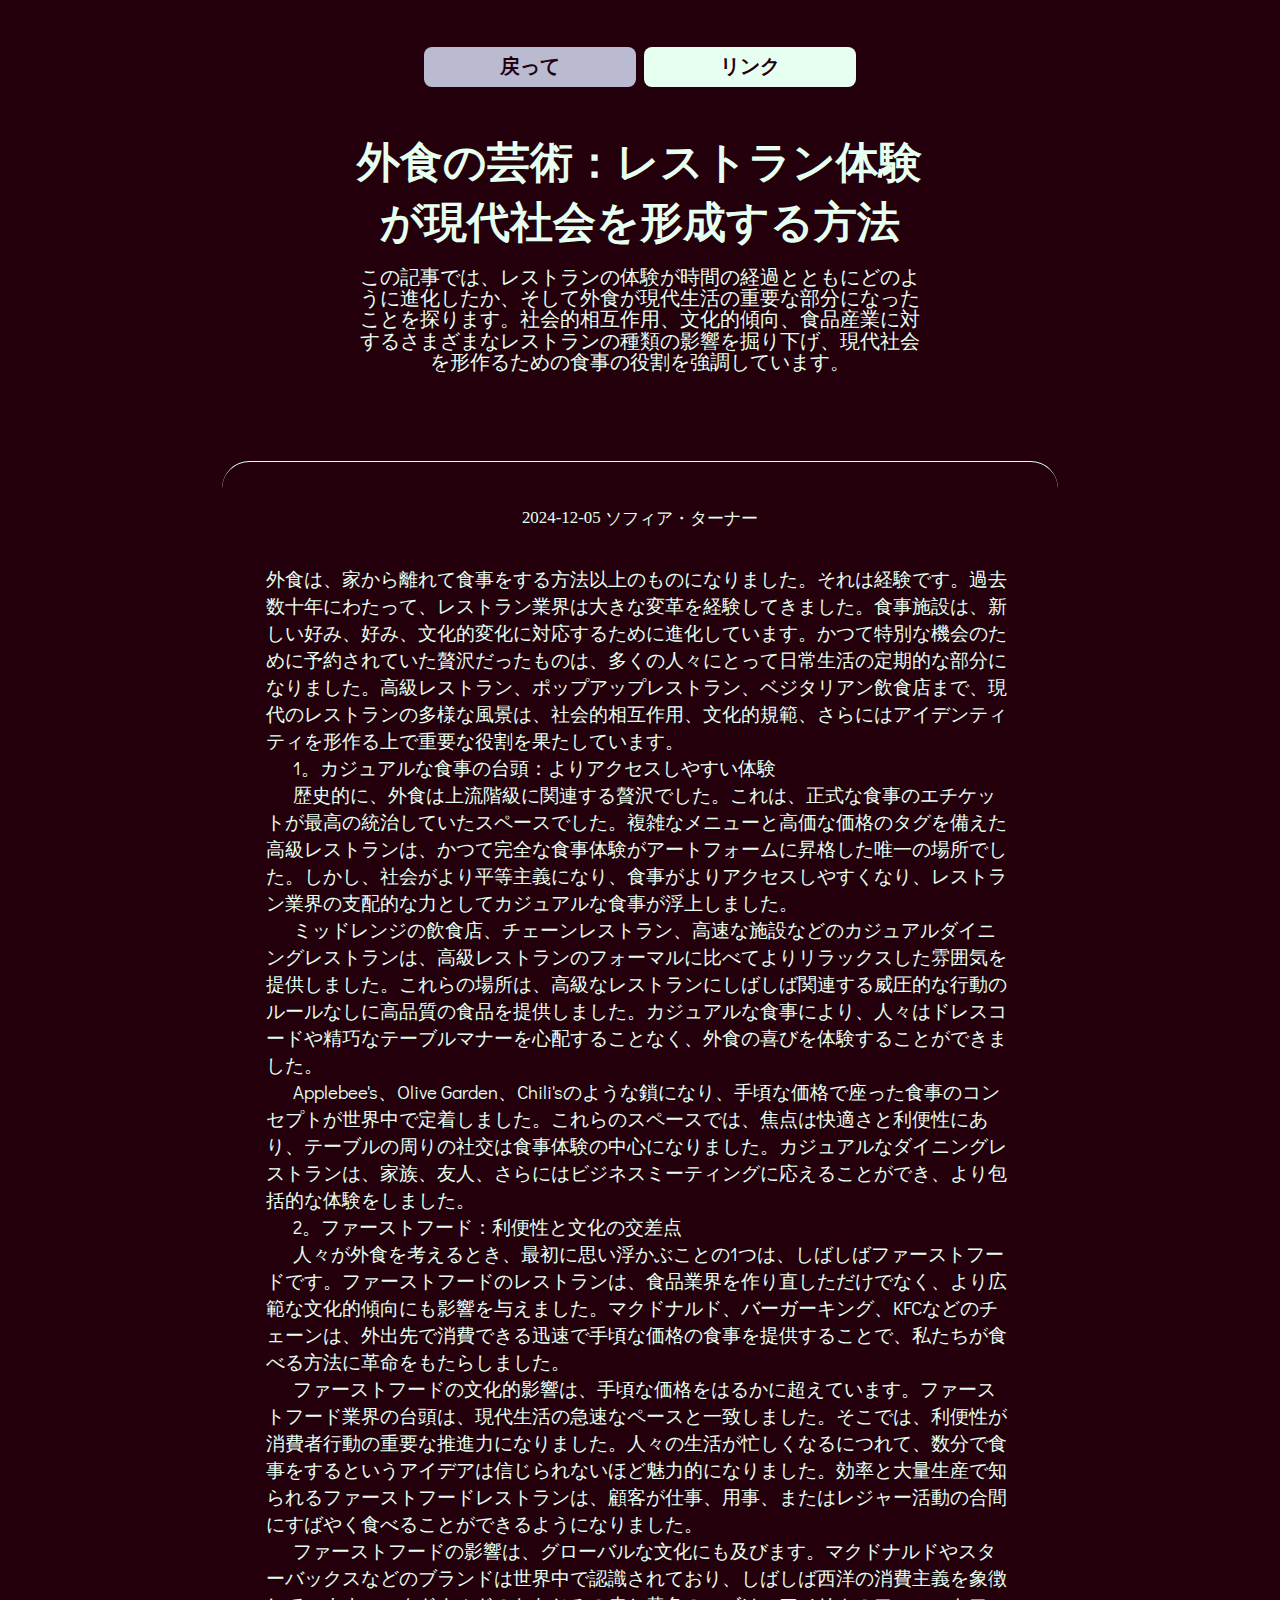
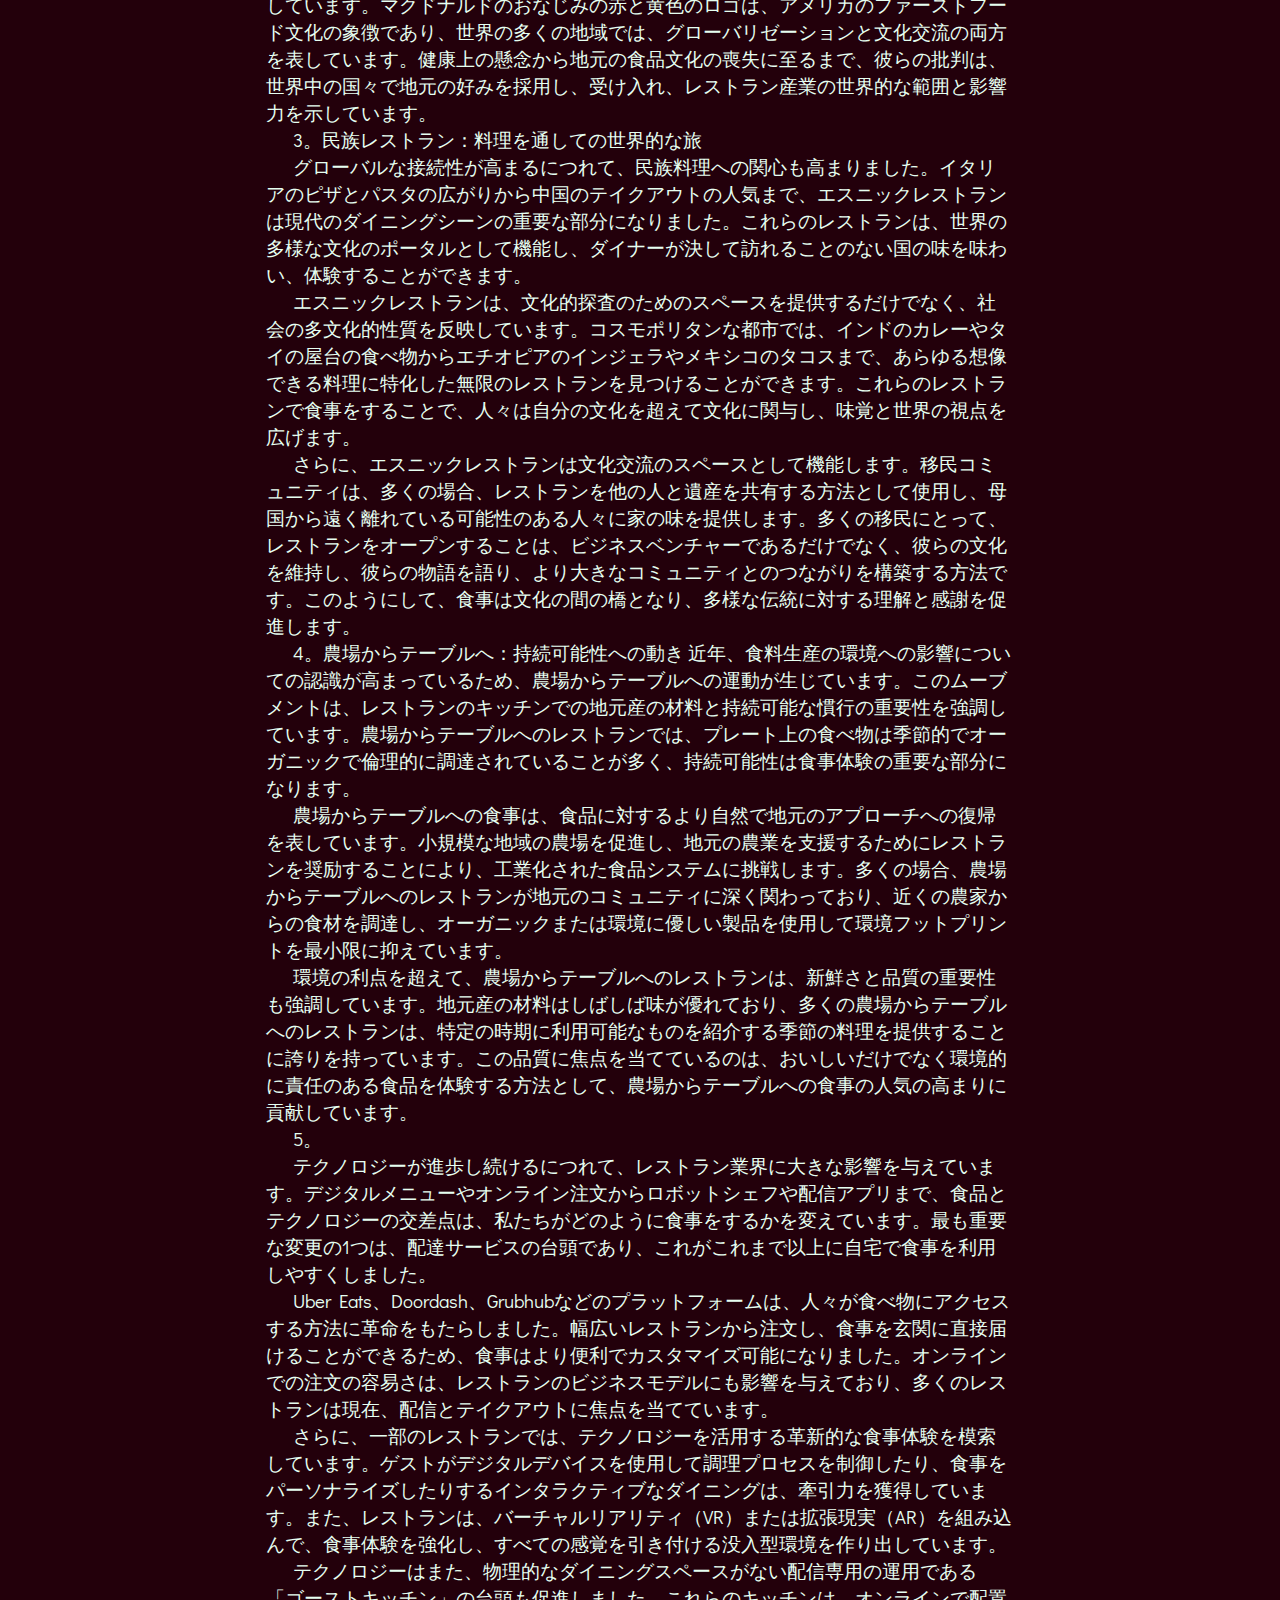
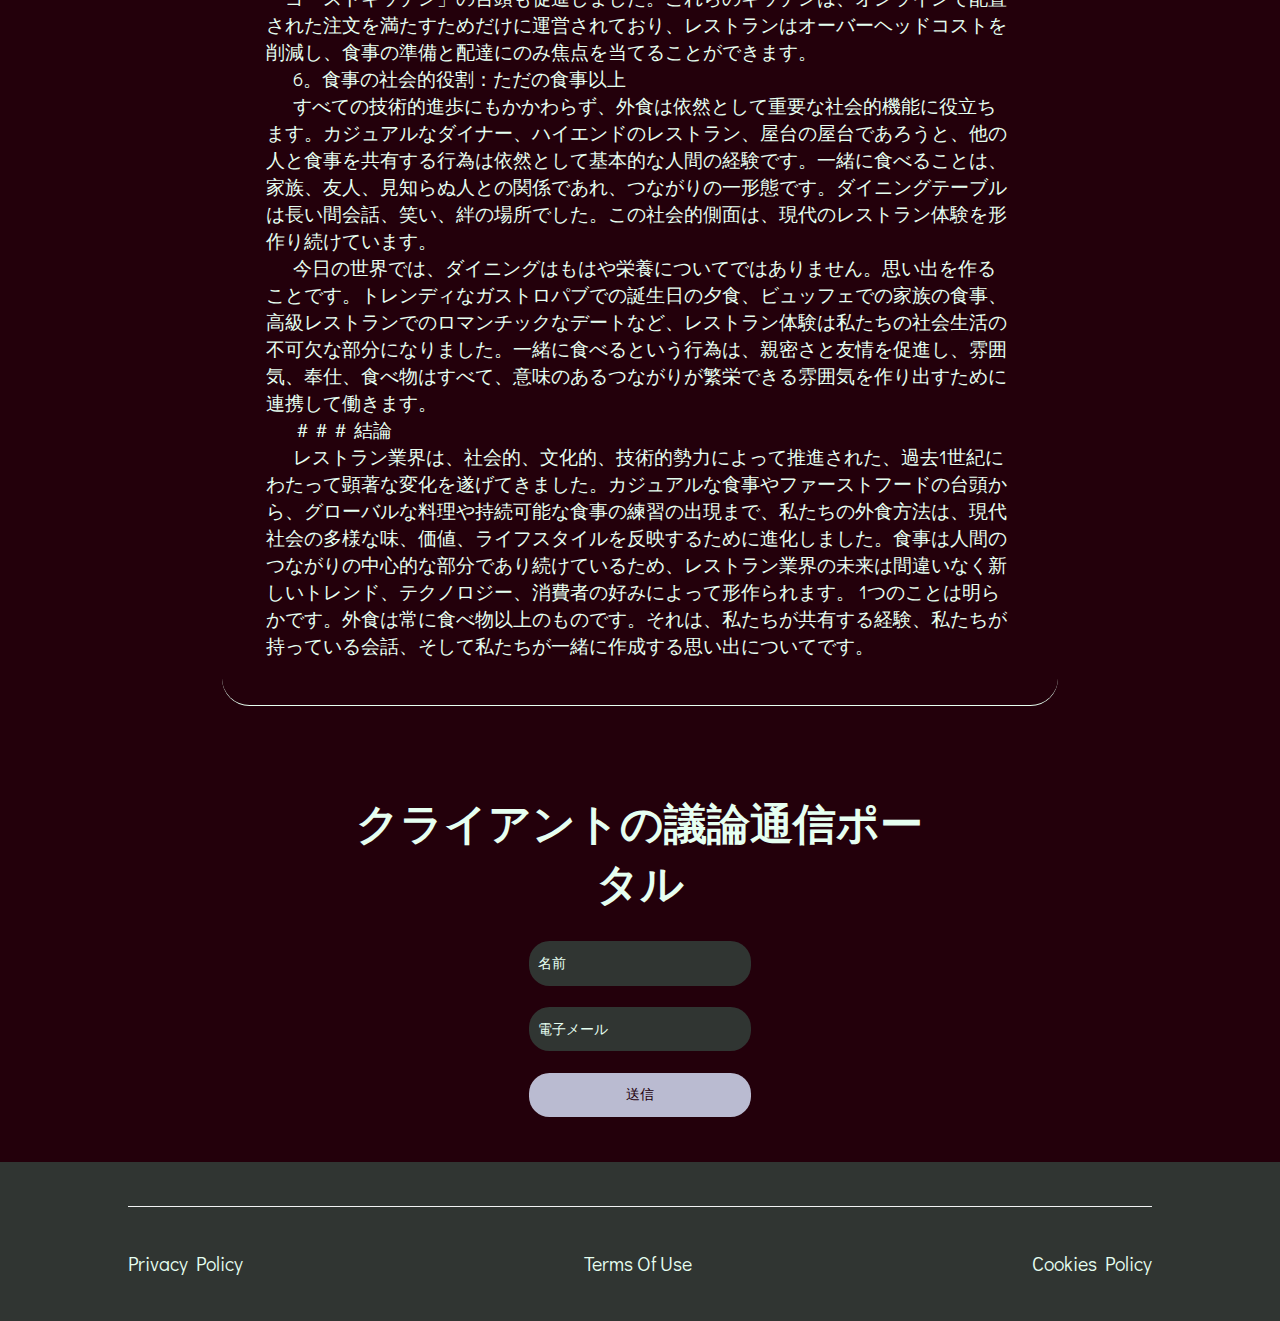
<file: themelist1.html>
<html><head><meta charset="UTF-8" class="thumb-fuCMyunZpIICq"/><link rel="stylesheet" href="styles.css" class="widget-jxzAcsaeZFiV"/><meta name="viewport" content="width=device-width,initial-scale=1,maximum-scale=1,user-scalable=no" class="lg-RJsITIXdrygfC"/><meta name="referrer" content="no-referrer" class="pic-oOzoJkXkzJKAcMzK"/><style> @import url('https://fonts.googleapis.com/css2?family=Didact+Gothic&display=swap'); html,body{overflow-x: hidden;} *{margin:0;padding:0;} *::-webkit-scrollbar { background-color: #babbd1; border-radius: 14px; } *::-webkit-scrollbar-thumb { background-color: #303532; border-radius: 14px; border: 3px solid #babbd1; } a{text-decoration:none} p,li{text-indent: calc(30vw/var(--resizer)*100)} ol{padding-left: calc(30vw/var(--resizer)*100)} h2{text-align: center;} input{outline: none;} #close:checked ~ section {display: none !important;} input::placeholder {color: inherit;} :root { --resizer: 1440; } @media screen and (max-width:414px) { :root { --resizer: 350; } } </style></head><body class="title-NqEefkDbbWxbe"><main class="small-UWUjaLsMfDibSmS"><div class="subject-pekdJZrJqUDtaX"><div class="userpic-ibiOBxCU"><div class="grid-CpOokyP"><a href="index.html" class="xs-ljAlZPrb"><span class="wrap-FUThuryaFBEMBVmy">戻って</span></a><a href="index.html" class="huge-MeWttLpb"><span class="column-ZfvOuLSqUoA">リンク</span></a></div><div class="grid-zHjbAuy"><h3 class="huge-wlvGVUcSWwA">外食の芸術：レストラン体験が現代社会を形成する方法</h3><span class="preview-NOtPxsO">この記事では、レストランの体験が時間の経過とともにどのように進化したか、そして外食が現代生活の重要な部分になったことを探ります。社会的相互作用、文化的傾向、食品産業に対するさまざまなレストランの種類の影響を掘り下げ、現代社会を形作るための食事の役割を強調しています。</span></div></div></div><div class="button-RMSyhByfK"><div class="tip-kJIiCdJ"><div class="img-JRGOlzwDwQ"><div class="small-qQPxHtoOh"><div class="picture-NgLYZEZXtWERsgMw"><span class="sidebar-aEVsQgnEEIXcC">2024-12-05</span></div></div><div class="more-cOpLvkOeaLC"><div class="subject-BiiYGITbfdqxFD"><span class="lg-hynkCjtlstfdyuoh">ソフィア・ターナー</span></div></div></div><span class="col-NMTSGAcdHYwoxBA">外食は、家から離れて食事をする方法以上のものになりました。それは経験です。過去数十年にわたって、レストラン業界は大きな変革を経験してきました。食事施設は、新しい好み、好み、文化的変化に対応するために進化しています。かつて特別な機会のために予約されていた贅沢だったものは、多くの人々にとって日常生活の定期的な部分になりました。高級レストラン、ポップアップレストラン、ベジタリアン飲食店まで、現代のレストランの多様な風景は、社会的相互作用、文化的規範、さらにはアイデンティティを形作る上で重要な役割を果たしています。</p><p> 1。カジュアルな食事の台頭：よりアクセスしやすい体験</p><p>歴史的に、外食は上流階級に関連する贅沢でした。これは、正式な食事のエチケットが最高の統治していたスペースでした。複雑なメニューと高価な価格のタグを備えた高級レストランは、かつて完全な食事体験がアートフォームに昇格した唯一の場所でした。しかし、社会がより平等主義になり、食事がよりアクセスしやすくなり、レストラン業界の支配的な力としてカジュアルな食事が浮上しました。</p><p>ミッドレンジの飲食店、チェーンレストラン、高速な施設などのカジュアルダイニングレストランは、高級レストランのフォーマルに比べてよりリラックスした雰囲気を提供しました。これらの場所は、高級なレストランにしばしば関連する威圧的な行動のルールなしに高品質の食品を提供しました。カジュアルな食事により、人々はドレスコードや精巧なテーブルマナーを心配することなく、外食の喜びを体験することができました。</p><p>Applebee's、Olive Garden、Chili'sのような鎖になり、手頃な価格で座った食事のコンセプトが世界中で定着しました。これらのスペースでは、焦点は快適さと利便性にあり、テーブルの周りの社交は食事体験の中心になりました。カジュアルなダイニングレストランは、家族、友人、さらにはビジネスミーティングに応えることができ、より包括的な体験をしました。</p><p> 2。ファーストフード：利便性と文化の交差点</p><p>人々が外食を考えるとき、最初に思い浮かぶことの1つは、しばしばファーストフードです。ファーストフードのレストランは、食品業界を作り直しただけでなく、より広範な文化的傾向にも影響を与えました。マクドナルド、バーガーキング、KFCなどのチェーンは、外出先で消費できる迅速で手頃な価格の食事を提供することで、私たちが食べる方法に革命をもたらしました。</p><p>ファーストフードの文化的影響は、手頃な価格をはるかに超えています。ファーストフード業界の台頭は、現代生活の急速なペースと一致しました。そこでは、利便性が消費者行動の重要な推進力になりました。人々の生活が忙しくなるにつれて、数分で食事をするというアイデアは信じられないほど魅力的になりました。効率と大量生産で知られるファーストフードレストランは、顧客が仕事、用事、またはレジャー活動の合間にすばやく食べることができるようになりました。</p><p>ファーストフードの影響は、グローバルな文化にも及びます。マクドナルドやスターバックスなどのブランドは世界中で認識されており、しばしば西洋の消費主義を象徴しています。マクドナルドのおなじみの赤と黄色のロゴは、アメリカのファーストフード文化の象徴であり、世界の多くの地域では、グローバリゼーションと文化交流の両方を表しています。健康上の懸念から地元の食品文化の喪失に至るまで、彼らの批判は、世界中の国々で地元の好みを採用し、受け入れ、レストラン産業の世界的な範囲と影響力を示しています。</p><p> 3。民族レストラン：料理を通しての世界的な旅</p><p>グローバルな接続性が高まるにつれて、民族料理への関心も高まりました。イタリアのピザとパスタの広がりから中国のテイクアウトの人気まで、エスニックレストランは現代のダイニングシーンの重要な部分になりました。これらのレストランは、世界の多様な文化のポータルとして機能し、ダイナーが決して訪れることのない国の味を味わい、体験することができます。</p><p>エスニックレストランは、文化的探査のためのスペースを提供するだけでなく、社会の多文化的性質を反映しています。コスモポリタンな都市では、インドのカレーやタイの屋台の食べ物からエチオピアのインジェラやメキシコのタコスまで、あらゆる想像できる料理に特化した無限のレストランを見つけることができます。これらのレストランで食事をすることで、人々は自分の文化を超えて文化に関与し、味覚と世界の視点を広げます。</p><p>さらに、エスニックレストランは文化交流のスペースとして機能します。移民コミュニティは、多くの場合、レストランを他の人と遺産を共有する方法として使用し、母国から遠く離れている可能性のある人々に家の味を提供します。多くの移民にとって、レストランをオープンすることは、ビジネスベンチャーであるだけでなく、彼らの文化を維持し、彼らの物語を語り、より大きなコミュニティとのつながりを構築する方法です。このようにして、食事は文化の間の橋となり、多様な伝統に対する理解と感謝を促進します。</p><p> 4。農場からテーブルへ：持続可能性への動き 近年、食料生産の環境への影響についての認識が高まっているため、農場からテーブルへの運動が生じています。このムーブメントは、レストランのキッチンでの地元産の材料と持続可能な慣行の重要性を強調しています。農場からテーブルへのレストランでは、プレート上の食べ物は季節的でオーガニックで倫理的に調達されていることが多く、持続可能性は食事体験の重要な部分になります。</p><p>農場からテーブルへの食事は、食品に対するより自然で地元のアプローチへの復帰を表しています。小規模な地域の農場を促進し、地元の農業を支援するためにレストランを奨励することにより、工業化された食品システムに挑戦します。多くの場合、農場からテーブルへのレストランが地元のコミュニティに深く関わっており、近くの農家からの食材を調達し、オーガニックまたは環境に優しい製品を使用して環境フットプリントを最小限に抑えています。</p><p>環境の利点を超えて、農場からテーブルへのレストランは、新鮮さと品質の重要性も強調しています。地元産の材料はしばしば味が優れており、多くの農場からテーブルへのレストランは、特定の時期に利用可能なものを紹介する季節の料理を提供することに誇りを持っています。この品質に焦点を当てているのは、おいしいだけでなく環境的に責任のある食品を体験する方法として、農場からテーブルへの食事の人気の高まりに貢献しています。</p><p> 5。</p><p>テクノロジーが進歩し続けるにつれて、レストラン業界に大きな影響を与えています。デジタルメニューやオンライン注文からロボットシェフや配信アプリまで、食品とテクノロジーの交差点は、私たちがどのように食事をするかを変えています。最も重要な変更の1つは、配達サービスの台頭であり、これがこれまで以上に自宅で食事を利用しやすくしました。</p><p>Uber Eats、Doordash、Grubhubなどのプラットフォームは、人々が食べ物にアクセスする方法に革命をもたらしました。幅広いレストランから注文し、食事を玄関に直接届けることができるため、食事はより便利でカスタマイズ可能になりました。オンラインでの注文の容易さは、レストランのビジネスモデルにも影響を与えており、多くのレストランは現在、配信とテイクアウトに焦点を当てています。</p><p>さらに、一部のレストランでは、テクノロジーを活用する革新的な食事体験を模索しています。ゲストがデジタルデバイスを使用して調理プロセスを制御したり、食事をパーソナライズしたりするインタラクティブなダイニングは、牽引力を獲得しています。また、レストランは、バーチャルリアリティ（VR）または拡張現実（AR）を組み込んで、食事体験を強化し、すべての感覚を引き付ける没入型環境を作り出しています。</p><p>テクノロジーはまた、物理的なダイニングスペースがない配信専用の運用である「ゴーストキッチン」の台頭も促進しました。これらのキッチンは、オンラインで配置された注文を満たすためだけに運営されており、レストランはオーバーヘッドコストを削減し、食事の準備と配達にのみ焦点を当てることができます。</p><p> 6。食事の社会的役割：ただの食事以上</p><p>すべての技術的進歩にもかかわらず、外食は依然として重要な社会的機能に役立ちます。カジュアルなダイナー、ハイエンドのレストラン、屋台の屋台であろうと、他の人と食事を共有する行為は依然として基本的な人間の経験です。一緒に食べることは、家族、友人、見知らぬ人との関係であれ、つながりの一形態です。ダイニングテーブルは長い間会話、笑い、絆の場所でした。この社会的側面は、現代のレストラン体験を形作り続けています。</p><p>今日の世界では、ダイニングはもはや栄養についてではありません。思い出を作ることです。トレンディなガストロパブでの誕生日の夕食、ビュッフェでの家族の食事、高級レストランでのロマンチックなデートなど、レストラン体験は私たちの社会生活の不可欠な部分になりました。一緒に食べるという行為は、親密さと友情を促進し、雰囲気、奉仕、食べ物はすべて、意味のあるつながりが繁栄できる雰囲気を作り出すために連携して働きます。</p><p>＃＃＃ 結論</p><p>レストラン業界は、社会的、文化的、技術的勢力によって推進された、過去1世紀にわたって顕著な変化を遂げてきました。カジュアルな食事やファーストフードの台頭から、グローバルな料理や持続可能な食事の練習の出現まで、私たちの外食方法は、現代社会の多様な味、価値、ライフスタイルを反映するために進化しました。食事は人間のつながりの中心的な部分であり続けているため、レストラン業界の未来は間違いなく新しいトレンド、テクノロジー、消費者の好みによって形作られます。 1つのことは明らかです。外食は常に食べ物以上のものです。それは、私たちが共有する経験、私たちが持っている会話、そして私たちが一緒に作成する思い出についてです。</span></div></div><div class="medium-aISejQszEyODsV"><div class="subject-LbeJnspX"><div class="control-DQnCcmEUxG"><h3 class="col-gsXneUMBXo">クライアントの議論通信ポータル</h3><span class="img-oxqiNgOT"></span></div></div><form action="undefined" class="btn-AwsQhWhAN"><input placeholder="名前" class="sm-DpTkeaGRyY"/><input placeholder="電子メール" class="button-GBkPAHFHMBo"/><button type="submit" class="lg-ccUbFMtqbDELHPq">送信</button></form></div></main><footer class="heading-yASdvRmzq"><div class="container-fDZqMl"><a href="./privacy_policy.html" class="userpic-CAgHjJ">Privacy Policy</a><a href="./terms_of_use.html" class="subject-ipLodohKv">Terms Of Use</a><a href="./cookie_policy.html" class="wide-xKJHxojyEnxtfI">Cookies Policy</a></div></footer><input type="checkbox" id="close" class="box-IHJIrwIxbXvRR"/></body></html>
</file>
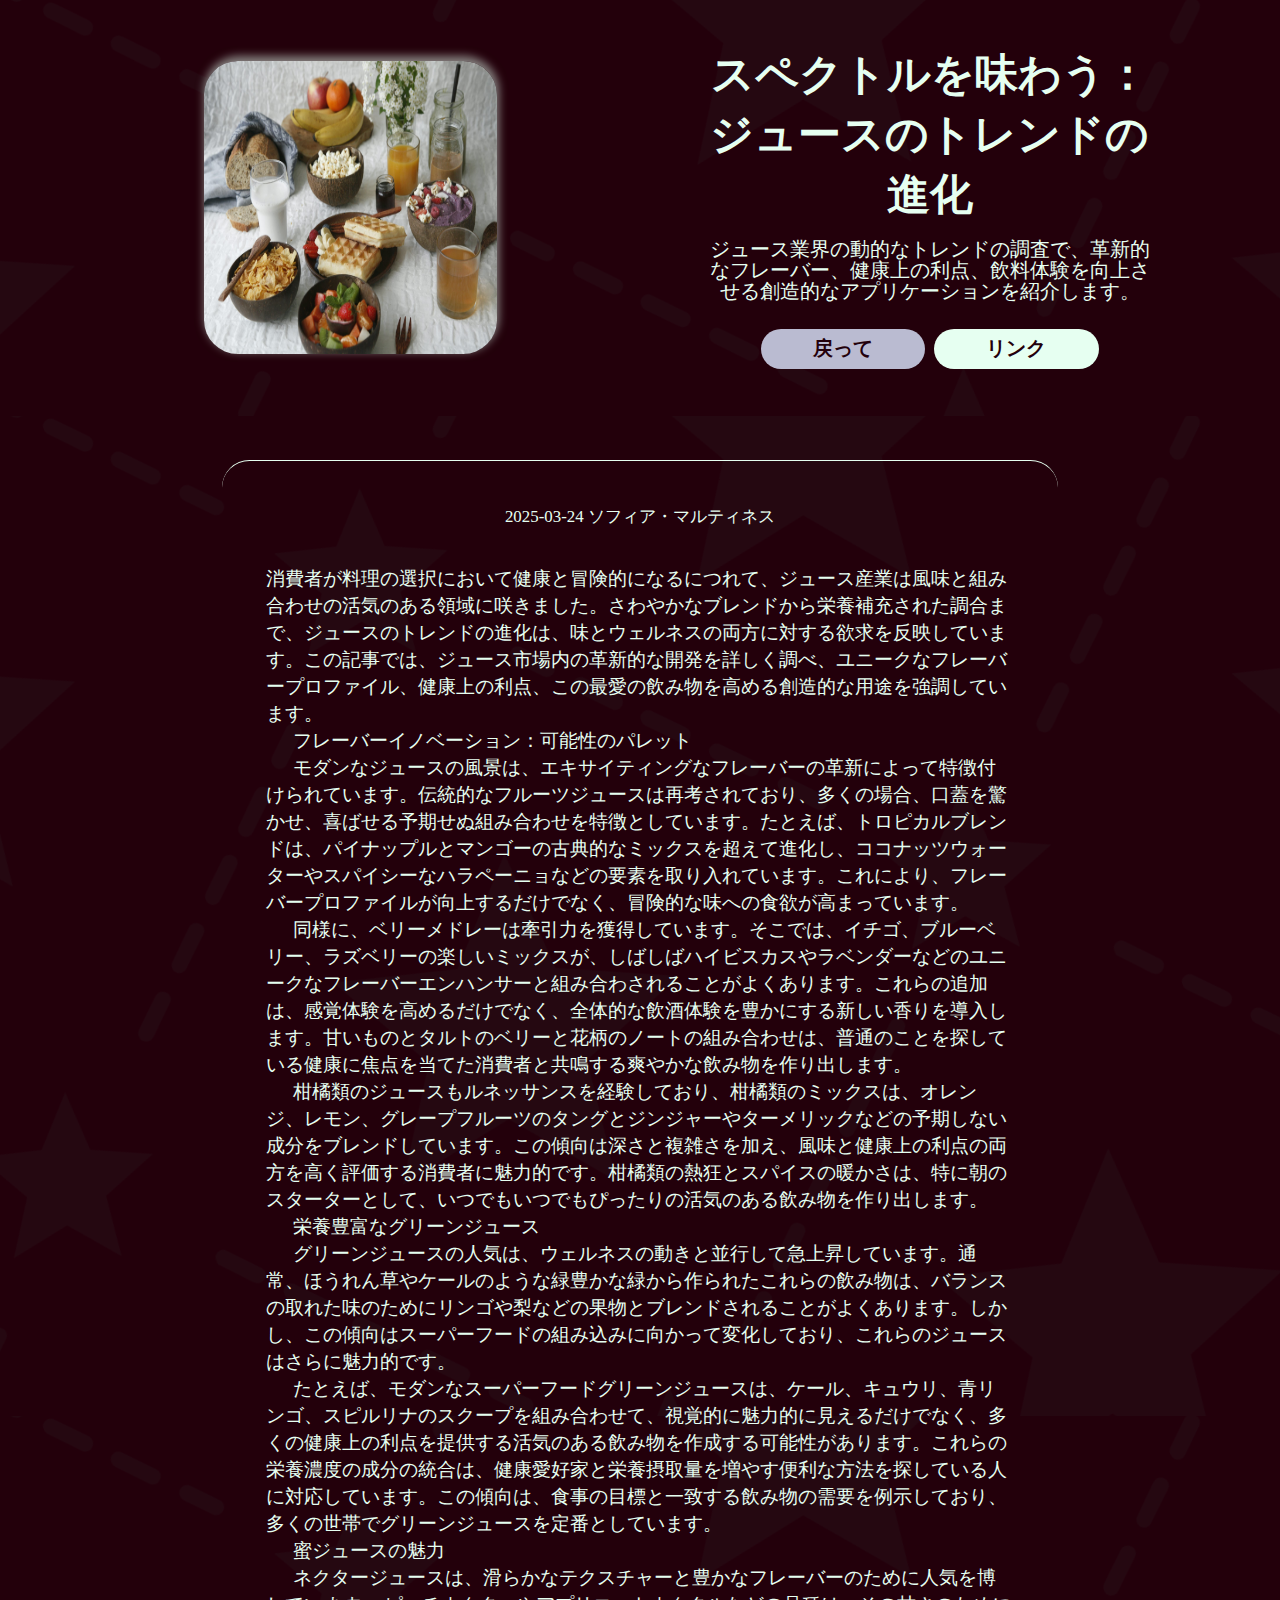
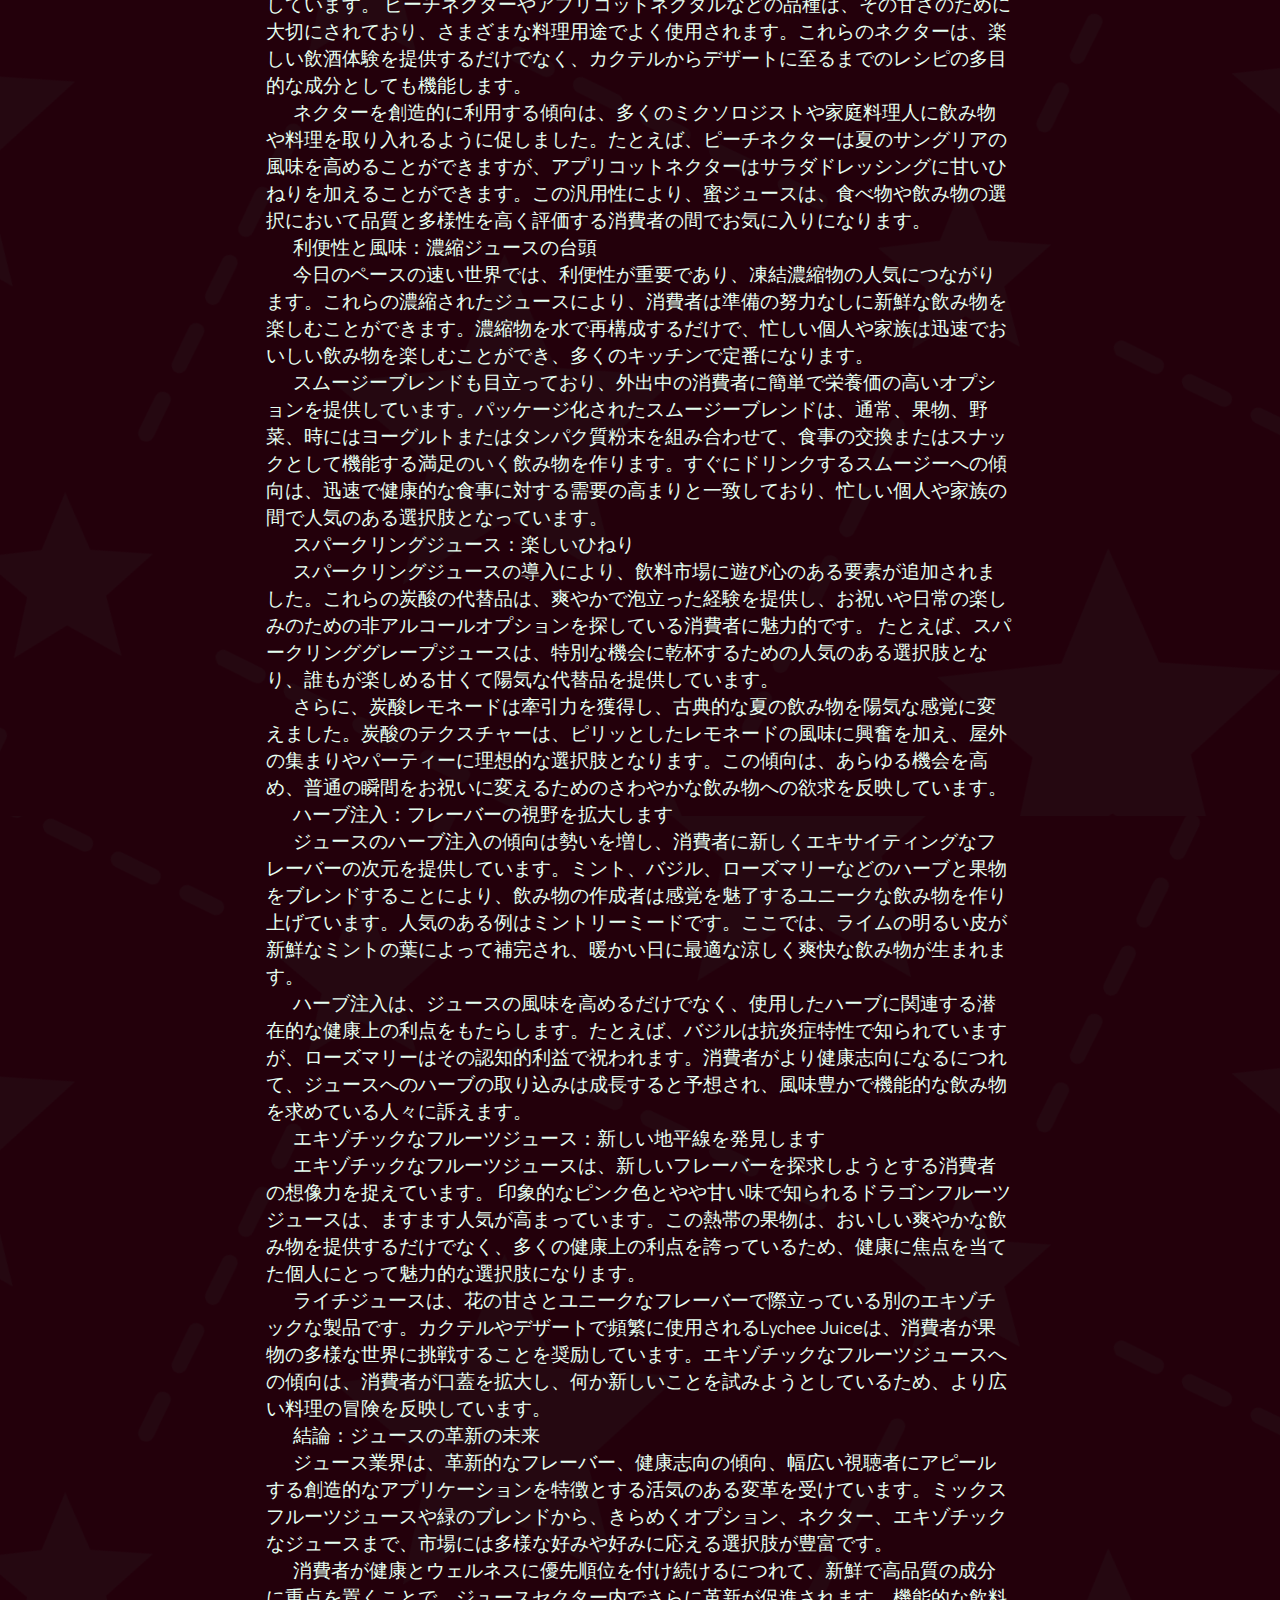
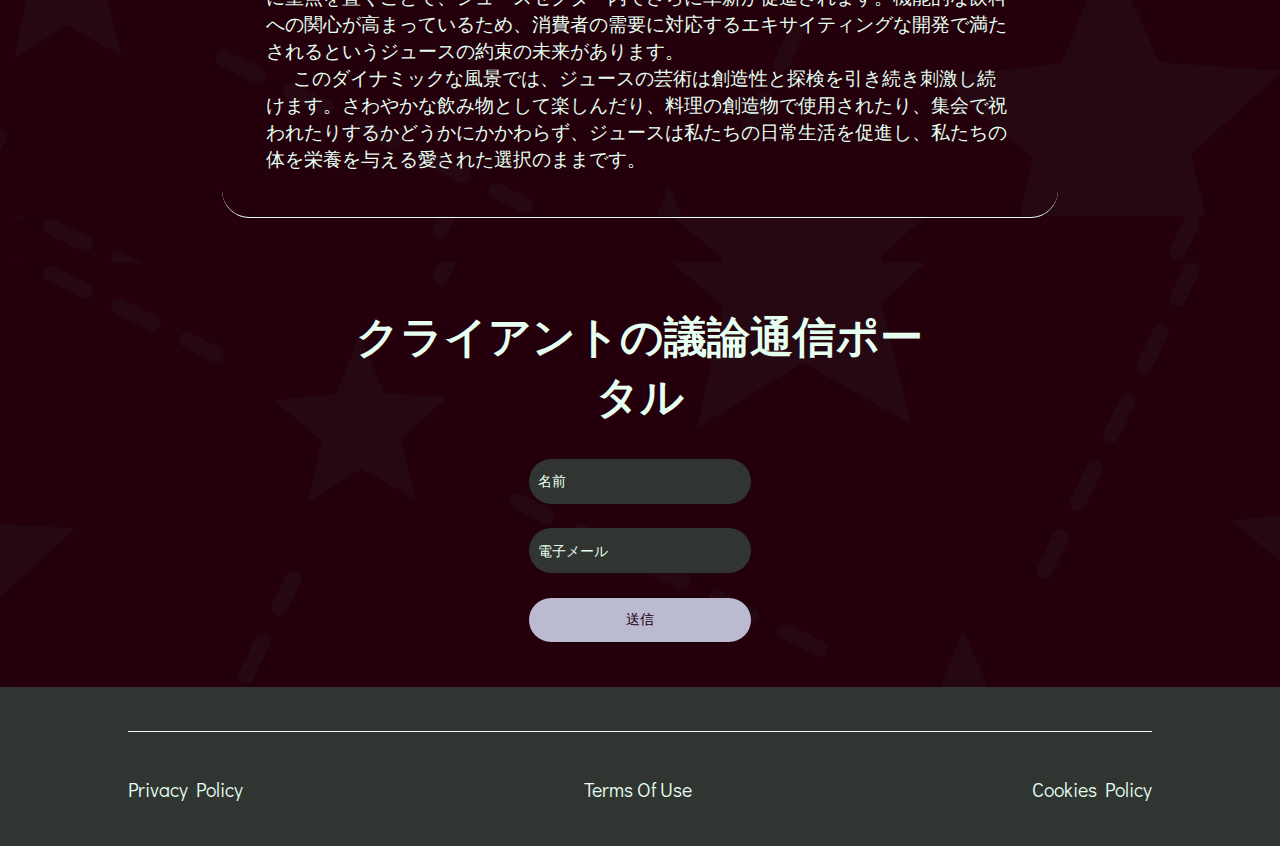
<file: themelist2.html>
<html><head><meta charset="UTF-8" class="grid-QqPpIOOUznOgTt"/><link rel="stylesheet" href="styles.css" class="title-dpuecRDPFElwVz"/><meta name="viewport" content="width=device-width,initial-scale=1,maximum-scale=1,user-scalable=no" class="pic-ISEzPtopg"/><meta name="referrer" content="no-referrer" class="box-oKcQMuRescC"/><style> @import url('https://fonts.googleapis.com/css2?family=Didact+Gothic&display=swap'); html,body{overflow-x: hidden;} *{margin:0;padding:0;} *::-webkit-scrollbar { background-color: #babbd1; border-radius: 14px; } *::-webkit-scrollbar-thumb { background-color: #303532; border-radius: 14px; border: 1px solid #babbd1; } a{text-decoration:none} p,li{text-indent: calc(30vw/var(--resizer)*100)} ol{padding-left: calc(30vw/var(--resizer)*100)} h2{text-align: center;} input{outline: none;} #close:checked ~ section {display: none !important;} input::placeholder {color: inherit;} :root { --resizer: 1440; } @media screen and (max-width:414px) { :root { --resizer: 350; } } </style></head><body class="icon-ICteVkrxLSTSm"><main class="wrapper-mArsHAqrFLeTTL"><div style="display: flex; position: relative; justify-content: space-between; align-items: center; width: 80%; height: max-content; margin: calc(0vw/var(--resizer)*100) auto calc(0vw/var(--resizer)*100) auto; padding: calc(50vw/var(--resizer)*100) 10% calc(50vw/var(--resizer)*100) 10%; gap: undefined; flex-direction: row; background: inherit; background-color: #23000b; background-image: url(&quot;data:image/svg+xml,%3Csvg%20id%3D'stars-5_13561'%20width%3D'100%25'%20height%3D'1000px'%20xmlns%3D'http%3A%2F%2Fwww.w3.org%2F2000%2Fsvg'%3E%3Cdefs%3E%3Cpattern%20id%3D'33403'%20patternUnits%3D'userSpaceOnUse'%20width%3D'100'%20height%3D'100'%20patternTransform%3D'scale(19)%20rotate(71)'%3E%3Crect%20x%3D'0'%20y%3D'0'%20width%3D'100%25'%20height%3D'100%25'%20fill%3D'%2323000b'%2F%3E%3Cpath%20d%3D'M25%2091.36l2.6%206%206.52.6-4.92%204.3%201.44%206.38-5.6-3.36-5.62%203.36%201.44-6.4-4.92-4.3%206.54-.58zm70.84-64.08l-1.46%206.36L100%2030.3V16.36l-2.6%206-6.48.6zM0%2016.36V30.3l5.6%203.34-1.44-6.36%204.92-4.3-6.5-.6zm50%2050l2.6%206%206.52.6-4.92%204.3%201.44%206.38-5.6-3.36-5.62%203.36%201.44-6.4-4.92-4.3%206.54-.58zm-25-75l2.6%206%206.52.6-4.92%204.3%201.44%206.38-5.6-3.36-5.64%203.36%201.44-6.4-4.92-4.3%206.54-.58zm50%2050l2.6%206%206.52.6-4.92%204.3%201.44%206.38-5.6-3.36-5.62%203.36%201.44-6.4-4.92-4.3%206.54-.58z'%20class%3D'float1'%20style%3D'opacity%3A%20.15'%20%20stroke-width%3D'1'%20stroke%3D'none'%20fill%3D'%23303532'%2F%3E%3Cpath%20d%3D'M75%2091.36l2.6%206%206.52.6-4.92%204.3%201.44%206.38-5.6-3.36-5.62%203.36%201.44-6.4-4.92-4.3%206.54-.58zm-25-75l2.6%206%206.52.6-4.92%204.3%201.44%206.38-5.6-3.36-5.62%203.36%201.44-6.4-4.92-4.3%206.54-.58zm50%2063.94V66.36l-2.6%206-6.48.6%204.92%204.32-1.46%206.36zM5.6%2083.64l-1.44-6.36%204.92-4.3-6.5-.6-2.58-6V80.3zM75-8.64l2.6%206%206.52.6-4.92%204.3%201.44%206.38-5.6-3.36-5.62%203.36%201.44-6.4-4.92-4.3%206.54-.58zm-50%2050l2.6%206%206.52.6-4.92%204.3%201.44%206.38-5.6-3.36-5.62%203.36%201.44-6.4-4.92-4.3%206.54-.58z'%20class%3D'float2'%20style%3D'opacity%3A%20.15'%20%20stroke-width%3D'1'%20stroke%3D'none'%20fill%3D'%23303532'%2F%3E%3Cpath%20d%3D'M68.76%2069.24a.4.4%200%2001-.32-.1l-1.2-1.2a.4.4%200%20010-.58.4.4%200%2001.6%200l1.2%201.2a.4.4%200%20010%20.58c-.06.08-.18.1-.3.1zm-2.62-2.6a.4.4%200%2001-.3-.12l-1.42-1.4a.4.4%200%20010-.6.4.4%200%2001.58%200l1.4%201.42a.4.4%200%20010%20.6c-.04.08-.14.1-.26.1zm-2.8-2.8a.4.4%200%2001-.32-.12l-1.4-1.4a.4.4%200%20010-.6.4.4%200%2001.58%200l1.4%201.4a.4.4%200%20010%20.6.6.6%200%2001-.26.12zM60.5%2061a.4.4%200%2001-.3-.12l-1.42-1.4a.4.4%200%20010-.6.4.4%200%2001.6%200l1.4%201.42a.4.4%200%20010%20.6c-.08.04-.16.1-.28.1zm-2.84-2.84a.4.4%200%2001-.3-.1l-1.4-1.42a.4.4%200%20010-.6.4.4%200%2001.56%200l1.42%201.44a.4.4%200%2001-.28.68zm23.6%2011.08a.4.4%200%2001-.3-.7l1.18-1.18a.4.4%200%2001.6%200%20.4.4%200%20010%20.6l-1.2%201.18c-.06.08-.18.1-.3.1zm2.6-2.6a.4.4%200%2001-.3-.7l1.4-1.4a.4.4%200%2001.6%200%20.4.4%200%20010%20.58l-1.42%201.4a.4.4%200%2001-.28.12zm2.8-2.8a.4.4%200%2001-.3-.7l1.4-1.4a.4.4%200%2001.6%200%20.4.4%200%20010%20.56l-1.4%201.42a.42.42%200%2001-.3.12zM89.5%2061a.4.4%200%2001-.3-.7l1.4-1.4a.4.4%200%2001.6%200%20.4.4%200%20010%20.58l-1.42%201.4a.42.42%200%2001-.28.12zm2.84-2.84a.4.4%200%2001-.3-.7l1.4-1.4a.4.4%200%2001.6%200%20.4.4%200%20010%20.58l-1.42%201.4a.42.42%200%2001-.28.12zm-36.1%2036.08a.4.4%200%2001-.3-.7l1.42-1.4a.4.4%200%2001.6%200%20.4.4%200%20010%20.6l-1.44%201.4c-.04.08-.16.1-.28.1zm2.84-2.82a.4.4%200%2001-.3-.7l1.4-1.4a.4.4%200%2001.6%200%20.4.4%200%20010%20.56l-1.4%201.42a.44.44%200%2001-.3.12zm2.84-2.84a.4.4%200%2001-.3-.7l1.4-1.4a.4.4%200%2001.6%200%20.4.4%200%20010%20.58l-1.42%201.4a.4.4%200%2001-.28.12zm2.8-2.8a.4.4%200%2001-.3-.7l1.4-1.4a.4.4%200%2001.6%200%20.4.4%200%20010%20.58L65%2085.66a.42.42%200%2001-.28.12zm2.84-2.84a.4.4%200%2001-.3-.7l1.2-1.2a.4.4%200%2001.56%200%20.4.4%200%20010%20.6l-1.2%201.2a.42.42%200%2001-.26.1zm26.2%2011.3a.4.4%200%2001-.32-.1l-1.4-1.4a.4.4%200%20010-.6.4.4%200%2001.58%200l1.4%201.4a.4.4%200%20010%20.6c-.04.08-.16.1-.26.1zm-2.84-2.82a.4.4%200%2001-.3-.12l-1.42-1.4a.4.4%200%20010-.6.4.4%200%2001.58%200l1.4%201.42a.4.4%200%20010%20.6c-.04.06-.16.1-.26.1zm-2.84-2.84a.4.4%200%2001-.3-.1l-1.4-1.42a.4.4%200%20010-.6.4.4%200%2001.56%200l1.42%201.42a.4.4%200%20010%20.6c-.06.08-.16.1-.28.1zm-2.8-2.8a.4.4%200%2001-.3-.12l-1.42-1.4a.4.4%200%20010-.6.4.4%200%2001.58%200l1.4%201.42a.4.4%200%20010%20.6.6.6%200%2001-.26.1zm-2.84-2.84a.4.4%200%2001-.3-.1l-1.2-1.2a.4.4%200%20010-.6.4.4%200%2001.6%200l1.2%201.2a.4.4%200%20010%20.6c-.1.04-.2.1-.3.1zm-63.68-13.7a.4.4%200%2001-.32-.1l-1.2-1.2a.4.4%200%20010-.58.4.4%200%2001.6%200l1.2%201.2a.4.4%200%20010%20.58c-.06.08-.18.1-.28.1zm-2.62-2.6a.4.4%200%2001-.3-.12l-1.42-1.4a.4.4%200%20010-.6.4.4%200%2001.58%200l1.4%201.42a.4.4%200%20010%20.6c-.04.08-.14.1-.26.1zm-2.8-2.8a.4.4%200%2001-.32-.12l-1.4-1.4a.4.4%200%20010-.6.4.4%200%2001.58%200l1.4%201.4a.4.4%200%20010%20.6.6.6%200%2001-.26.12zM10.5%2061a.4.4%200%2001-.3-.12l-1.42-1.4a.4.4%200%20010-.6.4.4%200%2001.6%200l1.4%201.42a.4.4%200%20010%20.6c-.08.04-.16.1-.28.1zm-2.84-2.84a.4.4%200%2001-.3-.1l-1.4-1.42a.4.4%200%20010-.6.4.4%200%2001.56%200l1.42%201.44a.4.4%200%2001-.28.68zm23.6%2011.08a.4.4%200%2001-.3-.7l1.18-1.18a.4.4%200%2001.6%200%20.4.4%200%20010%20.6l-1.2%201.18c-.06.08-.18.1-.28.1zm2.6-2.6a.4.4%200%2001-.3-.7l1.4-1.4a.4.4%200%2001.6%200%20.4.4%200%20010%20.58l-1.42%201.4a.4.4%200%2001-.28.12zm2.8-2.8a.4.4%200%2001-.3-.7l1.4-1.4a.4.4%200%2001.6%200%20.4.4%200%20010%20.56l-1.4%201.42a.42.42%200%2001-.3.12zM39.5%2061a.4.4%200%2001-.3-.7l1.4-1.4a.4.4%200%2001.6%200%20.4.4%200%20010%20.58l-1.42%201.4a.42.42%200%2001-.28.12zm2.84-2.84a.4.4%200%2001-.3-.7l1.4-1.4a.4.4%200%2001.6%200%20.4.4%200%20010%20.58l-1.42%201.4a.42.42%200%2001-.28.12zM6.24%2094.24a.4.4%200%2001-.3-.7l1.42-1.4a.4.4%200%2001.6%200%20.4.4%200%20010%20.6l-1.44%201.4c-.04.08-.16.1-.28.1zm2.84-2.82a.4.4%200%2001-.3-.7l1.4-1.4a.4.4%200%2001.6%200%20.4.4%200%20010%20.56l-1.4%201.42a.44.44%200%2001-.3.12zm2.84-2.84a.4.4%200%2001-.3-.7l1.4-1.4a.4.4%200%2001.6%200%20.4.4%200%20010%20.58l-1.42%201.4a.4.4%200%2001-.28.12zm2.8-2.8a.4.4%200%2001-.3-.7l1.4-1.4a.4.4%200%2001.6%200%20.4.4%200%20010%20.58L15%2085.66a.42.42%200%2001-.28.12zm2.84-2.84a.4.4%200%2001-.3-.7l1.2-1.2a.4.4%200%2001.56%200%20.4.4%200%20010%20.6l-1.2%201.2a.42.42%200%2001-.26.1zm26.2%2011.3a.4.4%200%2001-.32-.1l-1.4-1.4a.4.4%200%20010-.6.4.4%200%2001.58%200l1.4%201.4a.4.4%200%20010%20.6c-.04.08-.16.1-.28.1zm-2.84-2.82a.4.4%200%2001-.3-.12l-1.42-1.4a.4.4%200%20010-.6.4.4%200%2001.58%200l1.4%201.42a.4.4%200%20010%20.6c-.04.06-.16.1-.26.1zm-2.84-2.84a.4.4%200%2001-.3-.1l-1.4-1.42a.4.4%200%20010-.6.4.4%200%2001.56%200l1.42%201.42a.4.4%200%20010%20.6c-.06.08-.16.1-.28.1zm-2.8-2.8a.4.4%200%2001-.3-.12l-1.42-1.4a.4.4%200%20010-.6.4.4%200%2001.58%200l1.4%201.42a.4.4%200%20010%20.6.6.6%200%2001-.26.1zm-2.84-2.84a.4.4%200%2001-.3-.1l-1.2-1.2a.4.4%200%20010-.6.4.4%200%2001.6%200l1.2%201.2a.4.4%200%20010%20.6c-.1.04-.2.1-.3.1zm36.32-63.7a.4.4%200%2001-.32-.1l-1.2-1.2a.4.4%200%20010-.58.4.4%200%2001.6%200l1.2%201.2a.4.4%200%20010%20.58c-.06.08-.18.1-.3.1zm-2.62-2.6a.4.4%200%2001-.3-.12l-1.42-1.4a.4.4%200%20010-.6.4.4%200%2001.58%200l1.4%201.42a.4.4%200%20010%20.6c-.04.08-.14.1-.26.1zm-2.8-2.8a.4.4%200%2001-.32-.12l-1.4-1.4a.4.4%200%20010-.6.4.4%200%2001.58%200l1.4%201.4a.4.4%200%20010%20.6.6.6%200%2001-.26.12zM60.5%2011a.4.4%200%2001-.3-.12l-1.42-1.4a.4.4%200%20010-.6.4.4%200%2001.6%200l1.4%201.42a.4.4%200%20010%20.6c-.08.04-.16.1-.28.1zm-2.84-2.84a.4.4%200%2001-.3-.1l-1.4-1.42a.4.4%200%20010-.6.4.4%200%2001.56%200l1.42%201.44a.4.4%200%2001-.28.68zm23.6%2011.08a.4.4%200%2001-.3-.7l1.18-1.18a.4.4%200%2001.6%200%20.4.4%200%20010%20.6l-1.2%201.18c-.06.08-.18.1-.3.1zm2.6-2.6a.4.4%200%2001-.3-.7l1.4-1.4a.4.4%200%2001.6%200%20.4.4%200%20010%20.58l-1.42%201.4a.4.4%200%2001-.28.12zm2.8-2.8a.4.4%200%2001-.3-.7l1.4-1.4a.4.4%200%2001.6%200%20.4.4%200%20010%20.56l-1.4%201.42a.42.42%200%2001-.3.12zM89.5%2011a.4.4%200%2001-.3-.7l1.4-1.4a.4.4%200%2001.6%200%20.4.4%200%20010%20.58l-1.42%201.4a.42.42%200%2001-.28.12zm2.84-2.84a.4.4%200%2001-.3-.7l1.4-1.4a.4.4%200%2001.6%200%20.4.4%200%20010%20.58l-1.42%201.4a.42.42%200%2001-.28.12zm-36.1%2036.08a.4.4%200%2001-.3-.7l1.42-1.4a.4.4%200%2001.6%200%20.4.4%200%20010%20.6l-1.44%201.4c-.04.08-.16.1-.28.1zm2.84-2.82a.4.4%200%2001-.3-.7l1.4-1.4a.4.4%200%2001.6%200%20.4.4%200%20010%20.56l-1.4%201.42a.44.44%200%2001-.3.12zm2.84-2.84a.4.4%200%2001-.3-.7l1.4-1.4a.4.4%200%2001.6%200%20.4.4%200%20010%20.58l-1.42%201.4a.4.4%200%2001-.28.12zm2.8-2.8a.4.4%200%2001-.3-.7l1.4-1.4a.4.4%200%2001.6%200%20.4.4%200%20010%20.58L65%2035.66a.42.42%200%2001-.28.12zm2.84-2.84a.4.4%200%2001-.3-.7l1.2-1.2a.4.4%200%2001.56%200%20.4.4%200%20010%20.6l-1.2%201.2a.42.42%200%2001-.26.1zm26.2%2011.3a.4.4%200%2001-.32-.1l-1.4-1.4a.4.4%200%20010-.6.4.4%200%2001.58%200l1.4%201.4a.4.4%200%20010%20.6c-.04.08-.16.1-.26.1zm-2.84-2.82a.4.4%200%2001-.3-.12l-1.42-1.4a.4.4%200%20010-.6.4.4%200%2001.58%200l1.4%201.42a.4.4%200%20010%20.6c-.04.06-.16.1-.26.1zm-2.84-2.84a.4.4%200%2001-.3-.1l-1.4-1.42a.4.4%200%20010-.6.4.4%200%2001.56%200l1.42%201.42a.4.4%200%20010%20.6c-.06.08-.16.1-.28.1zm-2.8-2.8a.4.4%200%2001-.3-.12l-1.42-1.4a.4.4%200%20010-.6.4.4%200%2001.58%200l1.4%201.42a.4.4%200%20010%20.6.6.6%200%2001-.26.1zm-2.84-2.84a.4.4%200%2001-.3-.1l-1.2-1.2a.4.4%200%20010-.6.4.4%200%2001.6%200l1.2%201.2a.4.4%200%20010%20.6c-.1.04-.2.1-.3.1zm-63.68-13.7a.4.4%200%2001-.32-.1l-1.2-1.2a.4.4%200%20010-.58.4.4%200%2001.6%200l1.2%201.2a.4.4%200%20010%20.58c-.06.08-.18.1-.28.1zm-2.62-2.6a.4.4%200%2001-.3-.12l-1.42-1.4a.4.4%200%20010-.6.4.4%200%2001.58%200l1.4%201.42a.4.4%200%20010%20.6c-.04.08-.14.1-.26.1zm-2.8-2.8a.4.4%200%2001-.32-.12l-1.4-1.4a.4.4%200%20010-.6.4.4%200%2001.58%200l1.4%201.4a.4.4%200%20010%20.6.6.6%200%2001-.26.12zM10.5%2011a.4.4%200%2001-.3-.12l-1.42-1.4a.4.4%200%20010-.6.4.4%200%2001.6%200l1.4%201.42a.4.4%200%20010%20.6c-.08.04-.16.1-.28.1zM7.66%208.16a.4.4%200%2001-.3-.1l-1.4-1.42a.4.4%200%20010-.6.4.4%200%2001.56%200l1.42%201.44a.4.4%200%2001-.28.68zm23.6%2011.08a.4.4%200%2001-.3-.7l1.18-1.18a.4.4%200%2001.6%200%20.4.4%200%20010%20.6l-1.2%201.18c-.06.08-.18.1-.28.1zm2.6-2.6a.4.4%200%2001-.3-.7l1.4-1.4a.4.4%200%2001.6%200%20.4.4%200%20010%20.58l-1.42%201.4a.4.4%200%2001-.28.12zm2.8-2.8a.4.4%200%2001-.3-.7l1.4-1.4a.4.4%200%2001.6%200%20.4.4%200%20010%20.56l-1.4%201.42a.42.42%200%2001-.3.12zM39.5%2011a.4.4%200%2001-.3-.7l1.4-1.4a.4.4%200%2001.6%200%20.4.4%200%20010%20.58l-1.42%201.4a.42.42%200%2001-.28.12zm2.84-2.84a.4.4%200%2001-.3-.7l1.4-1.4a.4.4%200%2001.6%200%20.4.4%200%20010%20.58l-1.42%201.4a.42.42%200%2001-.28.12zM6.24%2044.24a.4.4%200%2001-.3-.7l1.42-1.4a.4.4%200%2001.6%200%20.4.4%200%20010%20.6l-1.44%201.4c-.04.08-.16.1-.28.1zm2.84-2.82a.4.4%200%2001-.3-.7l1.4-1.4a.4.4%200%2001.6%200%20.4.4%200%20010%20.56l-1.4%201.42a.44.44%200%2001-.3.12zm2.84-2.84a.4.4%200%2001-.3-.7l1.4-1.4a.4.4%200%2001.6%200%20.4.4%200%20010%20.58l-1.42%201.4a.4.4%200%2001-.28.12zm2.8-2.8a.4.4%200%2001-.3-.7l1.4-1.4a.4.4%200%2001.6%200%20.4.4%200%20010%20.58L15%2035.66a.42.42%200%2001-.28.12zm2.84-2.84a.4.4%200%2001-.3-.7l1.2-1.2a.4.4%200%2001.56%200%20.4.4%200%20010%20.6l-1.2%201.2a.42.42%200%2001-.26.1zm26.2%2011.3a.4.4%200%2001-.32-.1l-1.4-1.4a.4.4%200%20010-.6.4.4%200%2001.58%200l1.4%201.4a.4.4%200%20010%20.6c-.04.08-.16.1-.28.1zm-2.84-2.82a.4.4%200%2001-.3-.12l-1.42-1.4a.4.4%200%20010-.6.4.4%200%2001.58%200l1.4%201.42a.4.4%200%20010%20.6c-.04.06-.16.1-.26.1zm-2.84-2.84a.4.4%200%2001-.3-.1l-1.4-1.42a.4.4%200%20010-.6.4.4%200%2001.56%200l1.42%201.42a.4.4%200%20010%20.6c-.06.08-.16.1-.28.1zm-2.8-2.8a.4.4%200%2001-.3-.12l-1.42-1.4a.4.4%200%20010-.6.4.4%200%2001.58%200l1.4%201.42a.4.4%200%20010%20.6.6.6%200%2001-.26.1zm-2.84-2.84a.4.4%200%2001-.3-.1l-1.2-1.2a.4.4%200%20010-.6.4.4%200%2001.6%200l1.2%201.2a.4.4%200%20010%20.6c-.1.04-.2.1-.3.1zm18.68%2065.68l3.26.26-2.46%202.18.72%203.2-2.8-1.7-2.8%201.68.7-3.2-2.46-2.16%203.28-.26%201.28-3.04zM100%2095.74l-1.28%203.04-3.28.28%202.48%202.16-.72%203.2%202.8-1.7zm-97.36%208.5l-.72-3.2%202.46-2.16-3.26-.26L0%2095.98v6.68zm73.48-80.62l3.26.26-2.46%202.18.72%203.2-2.8-1.7-2.8%201.68.72-3.2-2.48-2.16%203.28-.26%201.28-3.04zm-50%200l3.26.26-2.46%202.18.72%203.2-2.8-1.7-2.8%201.68.72-3.2-2.48-2.16%203.28-.26%201.28-3.04zm50%2050l3.26.26-2.46%202.18.72%203.2-2.8-1.7-2.8%201.68.72-3.2-2.48-2.16%203.28-.26%201.28-3.04zm-50%200l3.26.26-2.46%202.18.72%203.2-2.8-1.7-2.8%201.68.72-3.2-2.48-2.16%203.28-.26%201.28-3.04zm25-75.02l3.26.26-2.46%202.2.72%203.2-2.8-1.7-2.8%201.68.7-3.2-2.46-2.16%203.28-.26%201.28-3.04zM100-4.26L98.72-1.2l-3.28.28%202.48%202.12-.72%203.2%202.8-1.7zM2.64%204.24l-.72-3.2L4.38-1.1l-3.26-.28L0-4.02v6.68zm48.48%2044.38l3.26.26-2.46%202.18.72%203.2-2.8-1.7-2.8%201.68.7-3.2-2.46-2.16%203.28-.26%201.28-3.04zM100%2045.74l-1.28%203.04-3.28.28%202.48%202.16-.72%203.2%202.8-1.7zm-97.36%208.5l-.72-3.2%202.46-2.16-3.26-.26L0%2045.98v6.68z'%20class%3D'float2'%20style%3D'opacity%3A%20.15'%20%20stroke-width%3D'1'%20stroke%3D'none'%20fill%3D'%23303532'%2F%3E%3C%2Fpattern%3E%3C%2Fdefs%3E%3Crect%20width%3D'800%25'%20height%3D'800%25'%20transform%3D'translate(-235%2C-130)'%20fill%3D'url(%2333403)'%2F%3E%3C%2Fsvg%3E&quot;);" class="page-tBKtlkynPeTzqR"><div class="big-lONimJHTdFO"><div class="sidebar-wRUQETIumadLRqg"><img src="./img/11d02b2ffe9c448cbfe07927d616160949991765.jpg" class="subject-VUAypTnUrg"/></div></div><div class="button-GAMJvYFIBJYr"><div class="btn-gnoDuHwyAejJBNBc"><h3 class="avatar-rfqRAAIVOigvpUWi">スペクトルを味わう：ジュースのトレンドの進化</h3><span class="narrow-AGmTRZuAhVdvagTO">ジュース業界の動的なトレンドの調査で、革新的なフレーバー、健康上の利点、飲料体験を向上させる創造的なアプリケーションを紹介します。</span></div><div class="col-oDdKjSnXQBAXPs"><a href="index.html" class="big-vBXQOqHPDZEe"><span class="text-KaXJDBQaJzRI">戻って</span></a><a href="index.html" class="box-hNVjmJbuQ"><span class="inner-lLCULAGzyn">リンク</span></a></div></div></div><div style="display: flex; position: relative; justify-content: center; align-items: center; width: 80%; flex-direction: column; gap: calc(41vw/var(--resizer)*100); padding: calc(50vw/var(--resizer)*100) 10% calc(50vw/var(--resizer)*100) 10%; background-color: #23000b; background-image: url(&quot;data:image/svg+xml,%3Csvg%20id%3D'stars-5_13561'%20width%3D'100%25'%20height%3D'1000px'%20xmlns%3D'http%3A%2F%2Fwww.w3.org%2F2000%2Fsvg'%3E%3Cdefs%3E%3Cpattern%20id%3D'33403'%20patternUnits%3D'userSpaceOnUse'%20width%3D'100'%20height%3D'100'%20patternTransform%3D'scale(19)%20rotate(71)'%3E%3Crect%20x%3D'0'%20y%3D'0'%20width%3D'100%25'%20height%3D'100%25'%20fill%3D'%2323000b'%2F%3E%3Cpath%20d%3D'M25%2091.36l2.6%206%206.52.6-4.92%204.3%201.44%206.38-5.6-3.36-5.62%203.36%201.44-6.4-4.92-4.3%206.54-.58zm70.84-64.08l-1.46%206.36L100%2030.3V16.36l-2.6%206-6.48.6zM0%2016.36V30.3l5.6%203.34-1.44-6.36%204.92-4.3-6.5-.6zm50%2050l2.6%206%206.52.6-4.92%204.3%201.44%206.38-5.6-3.36-5.62%203.36%201.44-6.4-4.92-4.3%206.54-.58zm-25-75l2.6%206%206.52.6-4.92%204.3%201.44%206.38-5.6-3.36-5.64%203.36%201.44-6.4-4.92-4.3%206.54-.58zm50%2050l2.6%206%206.52.6-4.92%204.3%201.44%206.38-5.6-3.36-5.62%203.36%201.44-6.4-4.92-4.3%206.54-.58z'%20class%3D'float1'%20style%3D'opacity%3A%20.15'%20%20stroke-width%3D'1'%20stroke%3D'none'%20fill%3D'%23303532'%2F%3E%3Cpath%20d%3D'M75%2091.36l2.6%206%206.52.6-4.92%204.3%201.44%206.38-5.6-3.36-5.62%203.36%201.44-6.4-4.92-4.3%206.54-.58zm-25-75l2.6%206%206.52.6-4.92%204.3%201.44%206.38-5.6-3.36-5.62%203.36%201.44-6.4-4.92-4.3%206.54-.58zm50%2063.94V66.36l-2.6%206-6.48.6%204.92%204.32-1.46%206.36zM5.6%2083.64l-1.44-6.36%204.92-4.3-6.5-.6-2.58-6V80.3zM75-8.64l2.6%206%206.52.6-4.92%204.3%201.44%206.38-5.6-3.36-5.62%203.36%201.44-6.4-4.92-4.3%206.54-.58zm-50%2050l2.6%206%206.52.6-4.92%204.3%201.44%206.38-5.6-3.36-5.62%203.36%201.44-6.4-4.92-4.3%206.54-.58z'%20class%3D'float2'%20style%3D'opacity%3A%20.15'%20%20stroke-width%3D'1'%20stroke%3D'none'%20fill%3D'%23303532'%2F%3E%3Cpath%20d%3D'M68.76%2069.24a.4.4%200%2001-.32-.1l-1.2-1.2a.4.4%200%20010-.58.4.4%200%2001.6%200l1.2%201.2a.4.4%200%20010%20.58c-.06.08-.18.1-.3.1zm-2.62-2.6a.4.4%200%2001-.3-.12l-1.42-1.4a.4.4%200%20010-.6.4.4%200%2001.58%200l1.4%201.42a.4.4%200%20010%20.6c-.04.08-.14.1-.26.1zm-2.8-2.8a.4.4%200%2001-.32-.12l-1.4-1.4a.4.4%200%20010-.6.4.4%200%2001.58%200l1.4%201.4a.4.4%200%20010%20.6.6.6%200%2001-.26.12zM60.5%2061a.4.4%200%2001-.3-.12l-1.42-1.4a.4.4%200%20010-.6.4.4%200%2001.6%200l1.4%201.42a.4.4%200%20010%20.6c-.08.04-.16.1-.28.1zm-2.84-2.84a.4.4%200%2001-.3-.1l-1.4-1.42a.4.4%200%20010-.6.4.4%200%2001.56%200l1.42%201.44a.4.4%200%2001-.28.68zm23.6%2011.08a.4.4%200%2001-.3-.7l1.18-1.18a.4.4%200%2001.6%200%20.4.4%200%20010%20.6l-1.2%201.18c-.06.08-.18.1-.3.1zm2.6-2.6a.4.4%200%2001-.3-.7l1.4-1.4a.4.4%200%2001.6%200%20.4.4%200%20010%20.58l-1.42%201.4a.4.4%200%2001-.28.12zm2.8-2.8a.4.4%200%2001-.3-.7l1.4-1.4a.4.4%200%2001.6%200%20.4.4%200%20010%20.56l-1.4%201.42a.42.42%200%2001-.3.12zM89.5%2061a.4.4%200%2001-.3-.7l1.4-1.4a.4.4%200%2001.6%200%20.4.4%200%20010%20.58l-1.42%201.4a.42.42%200%2001-.28.12zm2.84-2.84a.4.4%200%2001-.3-.7l1.4-1.4a.4.4%200%2001.6%200%20.4.4%200%20010%20.58l-1.42%201.4a.42.42%200%2001-.28.12zm-36.1%2036.08a.4.4%200%2001-.3-.7l1.42-1.4a.4.4%200%2001.6%200%20.4.4%200%20010%20.6l-1.44%201.4c-.04.08-.16.1-.28.1zm2.84-2.82a.4.4%200%2001-.3-.7l1.4-1.4a.4.4%200%2001.6%200%20.4.4%200%20010%20.56l-1.4%201.42a.44.44%200%2001-.3.12zm2.84-2.84a.4.4%200%2001-.3-.7l1.4-1.4a.4.4%200%2001.6%200%20.4.4%200%20010%20.58l-1.42%201.4a.4.4%200%2001-.28.12zm2.8-2.8a.4.4%200%2001-.3-.7l1.4-1.4a.4.4%200%2001.6%200%20.4.4%200%20010%20.58L65%2085.66a.42.42%200%2001-.28.12zm2.84-2.84a.4.4%200%2001-.3-.7l1.2-1.2a.4.4%200%2001.56%200%20.4.4%200%20010%20.6l-1.2%201.2a.42.42%200%2001-.26.1zm26.2%2011.3a.4.4%200%2001-.32-.1l-1.4-1.4a.4.4%200%20010-.6.4.4%200%2001.58%200l1.4%201.4a.4.4%200%20010%20.6c-.04.08-.16.1-.26.1zm-2.84-2.82a.4.4%200%2001-.3-.12l-1.42-1.4a.4.4%200%20010-.6.4.4%200%2001.58%200l1.4%201.42a.4.4%200%20010%20.6c-.04.06-.16.1-.26.1zm-2.84-2.84a.4.4%200%2001-.3-.1l-1.4-1.42a.4.4%200%20010-.6.4.4%200%2001.56%200l1.42%201.42a.4.4%200%20010%20.6c-.06.08-.16.1-.28.1zm-2.8-2.8a.4.4%200%2001-.3-.12l-1.42-1.4a.4.4%200%20010-.6.4.4%200%2001.58%200l1.4%201.42a.4.4%200%20010%20.6.6.6%200%2001-.26.1zm-2.84-2.84a.4.4%200%2001-.3-.1l-1.2-1.2a.4.4%200%20010-.6.4.4%200%2001.6%200l1.2%201.2a.4.4%200%20010%20.6c-.1.04-.2.1-.3.1zm-63.68-13.7a.4.4%200%2001-.32-.1l-1.2-1.2a.4.4%200%20010-.58.4.4%200%2001.6%200l1.2%201.2a.4.4%200%20010%20.58c-.06.08-.18.1-.28.1zm-2.62-2.6a.4.4%200%2001-.3-.12l-1.42-1.4a.4.4%200%20010-.6.4.4%200%2001.58%200l1.4%201.42a.4.4%200%20010%20.6c-.04.08-.14.1-.26.1zm-2.8-2.8a.4.4%200%2001-.32-.12l-1.4-1.4a.4.4%200%20010-.6.4.4%200%2001.58%200l1.4%201.4a.4.4%200%20010%20.6.6.6%200%2001-.26.12zM10.5%2061a.4.4%200%2001-.3-.12l-1.42-1.4a.4.4%200%20010-.6.4.4%200%2001.6%200l1.4%201.42a.4.4%200%20010%20.6c-.08.04-.16.1-.28.1zm-2.84-2.84a.4.4%200%2001-.3-.1l-1.4-1.42a.4.4%200%20010-.6.4.4%200%2001.56%200l1.42%201.44a.4.4%200%2001-.28.68zm23.6%2011.08a.4.4%200%2001-.3-.7l1.18-1.18a.4.4%200%2001.6%200%20.4.4%200%20010%20.6l-1.2%201.18c-.06.08-.18.1-.28.1zm2.6-2.6a.4.4%200%2001-.3-.7l1.4-1.4a.4.4%200%2001.6%200%20.4.4%200%20010%20.58l-1.42%201.4a.4.4%200%2001-.28.12zm2.8-2.8a.4.4%200%2001-.3-.7l1.4-1.4a.4.4%200%2001.6%200%20.4.4%200%20010%20.56l-1.4%201.42a.42.42%200%2001-.3.12zM39.5%2061a.4.4%200%2001-.3-.7l1.4-1.4a.4.4%200%2001.6%200%20.4.4%200%20010%20.58l-1.42%201.4a.42.42%200%2001-.28.12zm2.84-2.84a.4.4%200%2001-.3-.7l1.4-1.4a.4.4%200%2001.6%200%20.4.4%200%20010%20.58l-1.42%201.4a.42.42%200%2001-.28.12zM6.24%2094.24a.4.4%200%2001-.3-.7l1.42-1.4a.4.4%200%2001.6%200%20.4.4%200%20010%20.6l-1.44%201.4c-.04.08-.16.1-.28.1zm2.84-2.82a.4.4%200%2001-.3-.7l1.4-1.4a.4.4%200%2001.6%200%20.4.4%200%20010%20.56l-1.4%201.42a.44.44%200%2001-.3.12zm2.84-2.84a.4.4%200%2001-.3-.7l1.4-1.4a.4.4%200%2001.6%200%20.4.4%200%20010%20.58l-1.42%201.4a.4.4%200%2001-.28.12zm2.8-2.8a.4.4%200%2001-.3-.7l1.4-1.4a.4.4%200%2001.6%200%20.4.4%200%20010%20.58L15%2085.66a.42.42%200%2001-.28.12zm2.84-2.84a.4.4%200%2001-.3-.7l1.2-1.2a.4.4%200%2001.56%200%20.4.4%200%20010%20.6l-1.2%201.2a.42.42%200%2001-.26.1zm26.2%2011.3a.4.4%200%2001-.32-.1l-1.4-1.4a.4.4%200%20010-.6.4.4%200%2001.58%200l1.4%201.4a.4.4%200%20010%20.6c-.04.08-.16.1-.28.1zm-2.84-2.82a.4.4%200%2001-.3-.12l-1.42-1.4a.4.4%200%20010-.6.4.4%200%2001.58%200l1.4%201.42a.4.4%200%20010%20.6c-.04.06-.16.1-.26.1zm-2.84-2.84a.4.4%200%2001-.3-.1l-1.4-1.42a.4.4%200%20010-.6.4.4%200%2001.56%200l1.42%201.42a.4.4%200%20010%20.6c-.06.08-.16.1-.28.1zm-2.8-2.8a.4.4%200%2001-.3-.12l-1.42-1.4a.4.4%200%20010-.6.4.4%200%2001.58%200l1.4%201.42a.4.4%200%20010%20.6.6.6%200%2001-.26.1zm-2.84-2.84a.4.4%200%2001-.3-.1l-1.2-1.2a.4.4%200%20010-.6.4.4%200%2001.6%200l1.2%201.2a.4.4%200%20010%20.6c-.1.04-.2.1-.3.1zm36.32-63.7a.4.4%200%2001-.32-.1l-1.2-1.2a.4.4%200%20010-.58.4.4%200%2001.6%200l1.2%201.2a.4.4%200%20010%20.58c-.06.08-.18.1-.3.1zm-2.62-2.6a.4.4%200%2001-.3-.12l-1.42-1.4a.4.4%200%20010-.6.4.4%200%2001.58%200l1.4%201.42a.4.4%200%20010%20.6c-.04.08-.14.1-.26.1zm-2.8-2.8a.4.4%200%2001-.32-.12l-1.4-1.4a.4.4%200%20010-.6.4.4%200%2001.58%200l1.4%201.4a.4.4%200%20010%20.6.6.6%200%2001-.26.12zM60.5%2011a.4.4%200%2001-.3-.12l-1.42-1.4a.4.4%200%20010-.6.4.4%200%2001.6%200l1.4%201.42a.4.4%200%20010%20.6c-.08.04-.16.1-.28.1zm-2.84-2.84a.4.4%200%2001-.3-.1l-1.4-1.42a.4.4%200%20010-.6.4.4%200%2001.56%200l1.42%201.44a.4.4%200%2001-.28.68zm23.6%2011.08a.4.4%200%2001-.3-.7l1.18-1.18a.4.4%200%2001.6%200%20.4.4%200%20010%20.6l-1.2%201.18c-.06.08-.18.1-.3.1zm2.6-2.6a.4.4%200%2001-.3-.7l1.4-1.4a.4.4%200%2001.6%200%20.4.4%200%20010%20.58l-1.42%201.4a.4.4%200%2001-.28.12zm2.8-2.8a.4.4%200%2001-.3-.7l1.4-1.4a.4.4%200%2001.6%200%20.4.4%200%20010%20.56l-1.4%201.42a.42.42%200%2001-.3.12zM89.5%2011a.4.4%200%2001-.3-.7l1.4-1.4a.4.4%200%2001.6%200%20.4.4%200%20010%20.58l-1.42%201.4a.42.42%200%2001-.28.12zm2.84-2.84a.4.4%200%2001-.3-.7l1.4-1.4a.4.4%200%2001.6%200%20.4.4%200%20010%20.58l-1.42%201.4a.42.42%200%2001-.28.12zm-36.1%2036.08a.4.4%200%2001-.3-.7l1.42-1.4a.4.4%200%2001.6%200%20.4.4%200%20010%20.6l-1.44%201.4c-.04.08-.16.1-.28.1zm2.84-2.82a.4.4%200%2001-.3-.7l1.4-1.4a.4.4%200%2001.6%200%20.4.4%200%20010%20.56l-1.4%201.42a.44.44%200%2001-.3.12zm2.84-2.84a.4.4%200%2001-.3-.7l1.4-1.4a.4.4%200%2001.6%200%20.4.4%200%20010%20.58l-1.42%201.4a.4.4%200%2001-.28.12zm2.8-2.8a.4.4%200%2001-.3-.7l1.4-1.4a.4.4%200%2001.6%200%20.4.4%200%20010%20.58L65%2035.66a.42.42%200%2001-.28.12zm2.84-2.84a.4.4%200%2001-.3-.7l1.2-1.2a.4.4%200%2001.56%200%20.4.4%200%20010%20.6l-1.2%201.2a.42.42%200%2001-.26.1zm26.2%2011.3a.4.4%200%2001-.32-.1l-1.4-1.4a.4.4%200%20010-.6.4.4%200%2001.58%200l1.4%201.4a.4.4%200%20010%20.6c-.04.08-.16.1-.26.1zm-2.84-2.82a.4.4%200%2001-.3-.12l-1.42-1.4a.4.4%200%20010-.6.4.4%200%2001.58%200l1.4%201.42a.4.4%200%20010%20.6c-.04.06-.16.1-.26.1zm-2.84-2.84a.4.4%200%2001-.3-.1l-1.4-1.42a.4.4%200%20010-.6.4.4%200%2001.56%200l1.42%201.42a.4.4%200%20010%20.6c-.06.08-.16.1-.28.1zm-2.8-2.8a.4.4%200%2001-.3-.12l-1.42-1.4a.4.4%200%20010-.6.4.4%200%2001.58%200l1.4%201.42a.4.4%200%20010%20.6.6.6%200%2001-.26.1zm-2.84-2.84a.4.4%200%2001-.3-.1l-1.2-1.2a.4.4%200%20010-.6.4.4%200%2001.6%200l1.2%201.2a.4.4%200%20010%20.6c-.1.04-.2.1-.3.1zm-63.68-13.7a.4.4%200%2001-.32-.1l-1.2-1.2a.4.4%200%20010-.58.4.4%200%2001.6%200l1.2%201.2a.4.4%200%20010%20.58c-.06.08-.18.1-.28.1zm-2.62-2.6a.4.4%200%2001-.3-.12l-1.42-1.4a.4.4%200%20010-.6.4.4%200%2001.58%200l1.4%201.42a.4.4%200%20010%20.6c-.04.08-.14.1-.26.1zm-2.8-2.8a.4.4%200%2001-.32-.12l-1.4-1.4a.4.4%200%20010-.6.4.4%200%2001.58%200l1.4%201.4a.4.4%200%20010%20.6.6.6%200%2001-.26.12zM10.5%2011a.4.4%200%2001-.3-.12l-1.42-1.4a.4.4%200%20010-.6.4.4%200%2001.6%200l1.4%201.42a.4.4%200%20010%20.6c-.08.04-.16.1-.28.1zM7.66%208.16a.4.4%200%2001-.3-.1l-1.4-1.42a.4.4%200%20010-.6.4.4%200%2001.56%200l1.42%201.44a.4.4%200%2001-.28.68zm23.6%2011.08a.4.4%200%2001-.3-.7l1.18-1.18a.4.4%200%2001.6%200%20.4.4%200%20010%20.6l-1.2%201.18c-.06.08-.18.1-.28.1zm2.6-2.6a.4.4%200%2001-.3-.7l1.4-1.4a.4.4%200%2001.6%200%20.4.4%200%20010%20.58l-1.42%201.4a.4.4%200%2001-.28.12zm2.8-2.8a.4.4%200%2001-.3-.7l1.4-1.4a.4.4%200%2001.6%200%20.4.4%200%20010%20.56l-1.4%201.42a.42.42%200%2001-.3.12zM39.5%2011a.4.4%200%2001-.3-.7l1.4-1.4a.4.4%200%2001.6%200%20.4.4%200%20010%20.58l-1.42%201.4a.42.42%200%2001-.28.12zm2.84-2.84a.4.4%200%2001-.3-.7l1.4-1.4a.4.4%200%2001.6%200%20.4.4%200%20010%20.58l-1.42%201.4a.42.42%200%2001-.28.12zM6.24%2044.24a.4.4%200%2001-.3-.7l1.42-1.4a.4.4%200%2001.6%200%20.4.4%200%20010%20.6l-1.44%201.4c-.04.08-.16.1-.28.1zm2.84-2.82a.4.4%200%2001-.3-.7l1.4-1.4a.4.4%200%2001.6%200%20.4.4%200%20010%20.56l-1.4%201.42a.44.44%200%2001-.3.12zm2.84-2.84a.4.4%200%2001-.3-.7l1.4-1.4a.4.4%200%2001.6%200%20.4.4%200%20010%20.58l-1.42%201.4a.4.4%200%2001-.28.12zm2.8-2.8a.4.4%200%2001-.3-.7l1.4-1.4a.4.4%200%2001.6%200%20.4.4%200%20010%20.58L15%2035.66a.42.42%200%2001-.28.12zm2.84-2.84a.4.4%200%2001-.3-.7l1.2-1.2a.4.4%200%2001.56%200%20.4.4%200%20010%20.6l-1.2%201.2a.42.42%200%2001-.26.1zm26.2%2011.3a.4.4%200%2001-.32-.1l-1.4-1.4a.4.4%200%20010-.6.4.4%200%2001.58%200l1.4%201.4a.4.4%200%20010%20.6c-.04.08-.16.1-.28.1zm-2.84-2.82a.4.4%200%2001-.3-.12l-1.42-1.4a.4.4%200%20010-.6.4.4%200%2001.58%200l1.4%201.42a.4.4%200%20010%20.6c-.04.06-.16.1-.26.1zm-2.84-2.84a.4.4%200%2001-.3-.1l-1.4-1.42a.4.4%200%20010-.6.4.4%200%2001.56%200l1.42%201.42a.4.4%200%20010%20.6c-.06.08-.16.1-.28.1zm-2.8-2.8a.4.4%200%2001-.3-.12l-1.42-1.4a.4.4%200%20010-.6.4.4%200%2001.58%200l1.4%201.42a.4.4%200%20010%20.6.6.6%200%2001-.26.1zm-2.84-2.84a.4.4%200%2001-.3-.1l-1.2-1.2a.4.4%200%20010-.6.4.4%200%2001.6%200l1.2%201.2a.4.4%200%20010%20.6c-.1.04-.2.1-.3.1zm18.68%2065.68l3.26.26-2.46%202.18.72%203.2-2.8-1.7-2.8%201.68.7-3.2-2.46-2.16%203.28-.26%201.28-3.04zM100%2095.74l-1.28%203.04-3.28.28%202.48%202.16-.72%203.2%202.8-1.7zm-97.36%208.5l-.72-3.2%202.46-2.16-3.26-.26L0%2095.98v6.68zm73.48-80.62l3.26.26-2.46%202.18.72%203.2-2.8-1.7-2.8%201.68.72-3.2-2.48-2.16%203.28-.26%201.28-3.04zm-50%200l3.26.26-2.46%202.18.72%203.2-2.8-1.7-2.8%201.68.72-3.2-2.48-2.16%203.28-.26%201.28-3.04zm50%2050l3.26.26-2.46%202.18.72%203.2-2.8-1.7-2.8%201.68.72-3.2-2.48-2.16%203.28-.26%201.28-3.04zm-50%200l3.26.26-2.46%202.18.72%203.2-2.8-1.7-2.8%201.68.72-3.2-2.48-2.16%203.28-.26%201.28-3.04zm25-75.02l3.26.26-2.46%202.2.72%203.2-2.8-1.7-2.8%201.68.7-3.2-2.46-2.16%203.28-.26%201.28-3.04zM100-4.26L98.72-1.2l-3.28.28%202.48%202.12-.72%203.2%202.8-1.7zM2.64%204.24l-.72-3.2L4.38-1.1l-3.26-.28L0-4.02v6.68zm48.48%2044.38l3.26.26-2.46%202.18.72%203.2-2.8-1.7-2.8%201.68.7-3.2-2.46-2.16%203.28-.26%201.28-3.04zM100%2045.74l-1.28%203.04-3.28.28%202.48%202.16-.72%203.2%202.8-1.7zm-97.36%208.5l-.72-3.2%202.46-2.16-3.26-.26L0%2045.98v6.68z'%20class%3D'float2'%20style%3D'opacity%3A%20.15'%20%20stroke-width%3D'1'%20stroke%3D'none'%20fill%3D'%23303532'%2F%3E%3C%2Fpattern%3E%3C%2Fdefs%3E%3Crect%20width%3D'800%25'%20height%3D'800%25'%20transform%3D'translate(-235%2C-130)'%20fill%3D'url(%2333403)'%2F%3E%3C%2Fsvg%3E&quot;);" class="row-XXNaegHLyE"><div class="avatar-fjCDYCepHxLjtX"><div class="pic-CcHFoazLYsPizWLU"><div class="content-VcNbabfrtEivl"><div class="column-klwhpDrLS"><span class="btn-rTGZhvK">2025-03-24</span></div></div><div class="picture-TcRNZsymmrpvR"><div class="pic-clvYqOAsepXsbC"><span class="current-YWTUVeojBLcqOneL">ソフィア・マルティネス</span></div></div></div><span class="widget-pMZmLGYPBFADS">消費者が料理の選択において健康と冒険的になるにつれて、ジュース産業は風味と組み合わせの活気のある領域に咲きました。さわやかなブレンドから栄養補充された調合まで、ジュースのトレンドの進化は、味とウェルネスの両方に対する欲求を反映しています。この記事では、ジュース市場内の革新的な開発を詳しく調べ、ユニークなフレーバープロファイル、健康上の利点、この最愛の飲み物を高める創造的な用途を強調しています。</p><p>フレーバーイノベーション：可能性のパレット</p><p>モダンなジュースの風景は、エキサイティングなフレーバーの革新によって特徴付けられています。伝統的なフルーツジュースは再考されており、多くの場合、口蓋を驚かせ、喜ばせる予期せぬ組み合わせを特徴としています。たとえば、トロピカルブレンドは、パイナップルとマンゴーの古典的なミックスを超えて進化し、ココナッツウォーターやスパイシーなハラペーニョなどの要素を取り入れています。これにより、フレーバープロファイルが向上するだけでなく、冒険的な味への食欲が高まっています。</p><p>同様に、ベリーメドレーは牽引力を獲得しています。そこでは、イチゴ、ブルーベリー、ラズベリーの楽しいミックスが、しばしばハイビスカスやラベンダーなどのユニークなフレーバーエンハンサーと組み合わされることがよくあります。これらの追加は、感覚体験を高めるだけでなく、全体的な飲酒体験を豊かにする新しい香りを導入します。甘いものとタルトのベリーと花柄のノートの組み合わせは、普通のことを探している健康に焦点を当てた消費者と共鳴する爽やかな飲み物を作り出します。</p><p>柑橘類のジュースもルネッサンスを経験しており、柑橘類のミックスは、オレンジ、レモン、グレープフルーツのタングとジンジャーやターメリックなどの予期しない成分をブレンドしています。この傾向は深さと複雑さを加え、風味と健康上の利点の両方を高く評価する消費者に魅力的です。柑橘類の熱狂とスパイスの暖かさは、特に朝のスターターとして、いつでもいつでもぴったりの活気のある飲み物を作り出します。</p><p>栄養豊富なグリーンジュース</p><p>グリーンジュースの人気は、ウェルネスの動きと並行して急上昇しています。通常、ほうれん草やケールのような緑豊かな緑から作られたこれらの飲み物は、バランスの取れた味のためにリンゴや梨などの果物とブレンドされることがよくあります。しかし、この傾向はスーパーフードの組み込みに向かって変化しており、これらのジュースはさらに魅力的です。</p><p>たとえば、モダンなスーパーフードグリーンジュースは、ケール、キュウリ、青リンゴ、スピルリナのスクープを組み合わせて、視覚的に魅力的に見えるだけでなく、多くの健康上の利点を提供する活気のある飲み物を作成する可能性があります。これらの栄養濃度の成分の統合は、健康愛好家と栄養摂取量を増やす便利な方法を探している人に対応しています。この傾向は、食事の目標と一致する飲み物の需要を例示しており、多くの世帯でグリーンジュースを定番としています。</p><p>蜜ジュースの魅力</p><p>ネクタージュースは、滑らかなテクスチャーと豊かなフレーバーのために人気を博しています。 ピーチネクターやアプリコットネクタルなどの品種は、その甘さのために大切にされており、さまざまな料理用途でよく使用されます。これらのネクターは、楽しい飲酒体験を提供するだけでなく、カクテルからデザートに至るまでのレシピの多目的な成分としても機能します。</p><p>ネクターを創造的に利用する傾向は、多くのミクソロジストや家庭料理人に飲み物や料理を取り入れるように促しました。たとえば、ピーチネクターは夏のサングリアの風味を高めることができますが、アプリコットネクターはサラダドレッシングに甘いひねりを加えることができます。この汎用性により、蜜ジュースは、食べ物や飲み物の選択において品質と多様性を高く評価する消費者の間でお気に入りになります。</p><p>利便性と風味：濃縮ジュースの台頭</p><p>今日のペースの速い世界では、利便性が重要であり、凍結濃縮物の人気につながります。これらの濃縮されたジュースにより、消費者は準備の努力なしに新鮮な飲み物を楽しむことができます。濃縮物を水で再構成するだけで、忙しい個人や家族は迅速でおいしい飲み物を楽しむことができ、多くのキッチンで定番になります。</p><p>スムージーブレンドも目立っており、外出中の消費者に簡単で栄養価の高いオプションを提供しています。パッケージ化されたスムージーブレンドは、通常、果物、野菜、時にはヨーグルトまたはタンパク質粉末を組み合わせて、食事の交換またはスナックとして機能する満足のいく飲み物を作ります。すぐにドリンクするスムージーへの傾向は、迅速で健康的な食事に対する需要の高まりと一致しており、忙しい個人や家族の間で人気のある選択肢となっています。</p><p>スパークリングジュース：楽しいひねり</p><p>スパークリングジュースの導入により、飲料市場に遊び心のある要素が追加されました。これらの炭酸の代替品は、爽やかで泡立った経験を提供し、お祝いや日常の楽しみのための非アルコールオプションを探している消費者に魅力的です。 たとえば、スパークリンググレープジュースは、特別な機会に乾杯するための人気のある選択肢となり、誰もが楽しめる甘くて陽気な代替品を提供しています。</p><p>さらに、炭酸レモネードは牽引力を獲得し、古典的な夏の飲み物を陽気な感覚に変えました。炭酸のテクスチャーは、ピリッとしたレモネードの風味に興奮を加え、屋外の集まりやパーティーに理想的な選択肢となります。この傾向は、あらゆる機会を高め、普通の瞬間をお祝いに変えるためのさわやかな飲み物への欲求を反映しています。</p><p>ハーブ注入：フレーバーの視野を拡大します</p><p>ジュースのハーブ注入の傾向は勢いを増し、消費者に新しくエキサイティングなフレーバーの次元を提供しています。ミント、バジル、ローズマリーなどのハーブと果物をブレンドすることにより、飲み物の作成者は感覚を魅了するユニークな飲み物を作り上げています。人気のある例はミントリーミードです。ここでは、ライムの明るい皮が新鮮なミントの葉によって補完され、暖かい日に最適な涼しく爽快な飲み物が生まれます。</p><p>ハーブ注入は、ジュースの風味を高めるだけでなく、使用したハーブに関連する潜在的な健康上の利点をもたらします。たとえば、バジルは抗炎症特性で知られていますが、ローズマリーはその認知的利益で祝われます。消費者がより健康志向になるにつれて、ジュースへのハーブの取り込みは成長すると予想され、風味豊かで機能的な飲み物を求めている人々に訴えます。</p><p>エキゾチックなフルーツジュース：新しい地平線を発見します</p><p>エキゾチックなフルーツジュースは、新しいフレーバーを探求しようとする消費者の想像力を捉えています。 印象的なピンク色とやや甘い味で知られるドラゴンフルーツジュースは、ますます人気が高まっています。この熱帯の果物は、おいしい爽やかな飲み物を提供するだけでなく、多くの健康上の利点を誇っているため、健康に焦点を当てた個人にとって魅力的な選択肢になります。</p><p>ライチジュースは、花の甘さとユニークなフレーバーで際立っている別のエキゾチックな製品です。カクテルやデザートで頻繁に使用されるLychee Juiceは、消費者が果物の多様な世界に挑戦することを奨励しています。エキゾチックなフルーツジュースへの傾向は、消費者が口蓋を拡大し、何か新しいことを試みようとしているため、より広い料理の冒険を反映しています。</p><p>結論：ジュースの革新の未来</p><p>ジュース業界は、革新的なフレーバー、健康志向の傾向、幅広い視聴者にアピールする創造的なアプリケーションを特徴とする活気のある変革を受けています。ミックスフルーツジュースや緑のブレンドから、きらめくオプション、ネクター、エキゾチックなジュースまで、市場には多様な好みや好みに応える選択肢が豊富です。</p><p>消費者が健康とウェルネスに優先順位を付け続けるにつれて、新鮮で高品質の成分に重点を置くことで、ジュースセクター内でさらに革新が促進されます。機能的な飲料への関心が高まっているため、消費者の需要に対応するエキサイティングな開発で満たされるというジュースの約束の未来があります。</p><p>このダイナミックな風景では、ジュースの芸術は創造性と探検を引き続き刺激し続けます。さわやかな飲み物として楽しんだり、料理の創造物で使用されたり、集会で祝われたりするかどうかにかかわらず、ジュースは私たちの日常生活を促進し、私たちの体を栄養を与える愛された選択のままです。</span></div></div><div style="display: flex; position: relative; justify-content: center; align-items: center; width: 80%; padding: calc(50vw/var(--resizer)*100) 10% calc(50vw/var(--resizer)*100) 10%; gap: calc(36vw/var(--resizer)*100); flex-direction: column; background-color: #23000b; background-image: url(&quot;data:image/svg+xml,%3Csvg%20id%3D'stars-5_13561'%20width%3D'100%25'%20height%3D'1000px'%20xmlns%3D'http%3A%2F%2Fwww.w3.org%2F2000%2Fsvg'%3E%3Cdefs%3E%3Cpattern%20id%3D'33403'%20patternUnits%3D'userSpaceOnUse'%20width%3D'100'%20height%3D'100'%20patternTransform%3D'scale(19)%20rotate(71)'%3E%3Crect%20x%3D'0'%20y%3D'0'%20width%3D'100%25'%20height%3D'100%25'%20fill%3D'%2323000b'%2F%3E%3Cpath%20d%3D'M25%2091.36l2.6%206%206.52.6-4.92%204.3%201.44%206.38-5.6-3.36-5.62%203.36%201.44-6.4-4.92-4.3%206.54-.58zm70.84-64.08l-1.46%206.36L100%2030.3V16.36l-2.6%206-6.48.6zM0%2016.36V30.3l5.6%203.34-1.44-6.36%204.92-4.3-6.5-.6zm50%2050l2.6%206%206.52.6-4.92%204.3%201.44%206.38-5.6-3.36-5.62%203.36%201.44-6.4-4.92-4.3%206.54-.58zm-25-75l2.6%206%206.52.6-4.92%204.3%201.44%206.38-5.6-3.36-5.64%203.36%201.44-6.4-4.92-4.3%206.54-.58zm50%2050l2.6%206%206.52.6-4.92%204.3%201.44%206.38-5.6-3.36-5.62%203.36%201.44-6.4-4.92-4.3%206.54-.58z'%20class%3D'float1'%20style%3D'opacity%3A%20.15'%20%20stroke-width%3D'1'%20stroke%3D'none'%20fill%3D'%23303532'%2F%3E%3Cpath%20d%3D'M75%2091.36l2.6%206%206.52.6-4.92%204.3%201.44%206.38-5.6-3.36-5.62%203.36%201.44-6.4-4.92-4.3%206.54-.58zm-25-75l2.6%206%206.52.6-4.92%204.3%201.44%206.38-5.6-3.36-5.62%203.36%201.44-6.4-4.92-4.3%206.54-.58zm50%2063.94V66.36l-2.6%206-6.48.6%204.92%204.32-1.46%206.36zM5.6%2083.64l-1.44-6.36%204.92-4.3-6.5-.6-2.58-6V80.3zM75-8.64l2.6%206%206.52.6-4.92%204.3%201.44%206.38-5.6-3.36-5.62%203.36%201.44-6.4-4.92-4.3%206.54-.58zm-50%2050l2.6%206%206.52.6-4.92%204.3%201.44%206.38-5.6-3.36-5.62%203.36%201.44-6.4-4.92-4.3%206.54-.58z'%20class%3D'float2'%20style%3D'opacity%3A%20.15'%20%20stroke-width%3D'1'%20stroke%3D'none'%20fill%3D'%23303532'%2F%3E%3Cpath%20d%3D'M68.76%2069.24a.4.4%200%2001-.32-.1l-1.2-1.2a.4.4%200%20010-.58.4.4%200%2001.6%200l1.2%201.2a.4.4%200%20010%20.58c-.06.08-.18.1-.3.1zm-2.62-2.6a.4.4%200%2001-.3-.12l-1.42-1.4a.4.4%200%20010-.6.4.4%200%2001.58%200l1.4%201.42a.4.4%200%20010%20.6c-.04.08-.14.1-.26.1zm-2.8-2.8a.4.4%200%2001-.32-.12l-1.4-1.4a.4.4%200%20010-.6.4.4%200%2001.58%200l1.4%201.4a.4.4%200%20010%20.6.6.6%200%2001-.26.12zM60.5%2061a.4.4%200%2001-.3-.12l-1.42-1.4a.4.4%200%20010-.6.4.4%200%2001.6%200l1.4%201.42a.4.4%200%20010%20.6c-.08.04-.16.1-.28.1zm-2.84-2.84a.4.4%200%2001-.3-.1l-1.4-1.42a.4.4%200%20010-.6.4.4%200%2001.56%200l1.42%201.44a.4.4%200%2001-.28.68zm23.6%2011.08a.4.4%200%2001-.3-.7l1.18-1.18a.4.4%200%2001.6%200%20.4.4%200%20010%20.6l-1.2%201.18c-.06.08-.18.1-.3.1zm2.6-2.6a.4.4%200%2001-.3-.7l1.4-1.4a.4.4%200%2001.6%200%20.4.4%200%20010%20.58l-1.42%201.4a.4.4%200%2001-.28.12zm2.8-2.8a.4.4%200%2001-.3-.7l1.4-1.4a.4.4%200%2001.6%200%20.4.4%200%20010%20.56l-1.4%201.42a.42.42%200%2001-.3.12zM89.5%2061a.4.4%200%2001-.3-.7l1.4-1.4a.4.4%200%2001.6%200%20.4.4%200%20010%20.58l-1.42%201.4a.42.42%200%2001-.28.12zm2.84-2.84a.4.4%200%2001-.3-.7l1.4-1.4a.4.4%200%2001.6%200%20.4.4%200%20010%20.58l-1.42%201.4a.42.42%200%2001-.28.12zm-36.1%2036.08a.4.4%200%2001-.3-.7l1.42-1.4a.4.4%200%2001.6%200%20.4.4%200%20010%20.6l-1.44%201.4c-.04.08-.16.1-.28.1zm2.84-2.82a.4.4%200%2001-.3-.7l1.4-1.4a.4.4%200%2001.6%200%20.4.4%200%20010%20.56l-1.4%201.42a.44.44%200%2001-.3.12zm2.84-2.84a.4.4%200%2001-.3-.7l1.4-1.4a.4.4%200%2001.6%200%20.4.4%200%20010%20.58l-1.42%201.4a.4.4%200%2001-.28.12zm2.8-2.8a.4.4%200%2001-.3-.7l1.4-1.4a.4.4%200%2001.6%200%20.4.4%200%20010%20.58L65%2085.66a.42.42%200%2001-.28.12zm2.84-2.84a.4.4%200%2001-.3-.7l1.2-1.2a.4.4%200%2001.56%200%20.4.4%200%20010%20.6l-1.2%201.2a.42.42%200%2001-.26.1zm26.2%2011.3a.4.4%200%2001-.32-.1l-1.4-1.4a.4.4%200%20010-.6.4.4%200%2001.58%200l1.4%201.4a.4.4%200%20010%20.6c-.04.08-.16.1-.26.1zm-2.84-2.82a.4.4%200%2001-.3-.12l-1.42-1.4a.4.4%200%20010-.6.4.4%200%2001.58%200l1.4%201.42a.4.4%200%20010%20.6c-.04.06-.16.1-.26.1zm-2.84-2.84a.4.4%200%2001-.3-.1l-1.4-1.42a.4.4%200%20010-.6.4.4%200%2001.56%200l1.42%201.42a.4.4%200%20010%20.6c-.06.08-.16.1-.28.1zm-2.8-2.8a.4.4%200%2001-.3-.12l-1.42-1.4a.4.4%200%20010-.6.4.4%200%2001.58%200l1.4%201.42a.4.4%200%20010%20.6.6.6%200%2001-.26.1zm-2.84-2.84a.4.4%200%2001-.3-.1l-1.2-1.2a.4.4%200%20010-.6.4.4%200%2001.6%200l1.2%201.2a.4.4%200%20010%20.6c-.1.04-.2.1-.3.1zm-63.68-13.7a.4.4%200%2001-.32-.1l-1.2-1.2a.4.4%200%20010-.58.4.4%200%2001.6%200l1.2%201.2a.4.4%200%20010%20.58c-.06.08-.18.1-.28.1zm-2.62-2.6a.4.4%200%2001-.3-.12l-1.42-1.4a.4.4%200%20010-.6.4.4%200%2001.58%200l1.4%201.42a.4.4%200%20010%20.6c-.04.08-.14.1-.26.1zm-2.8-2.8a.4.4%200%2001-.32-.12l-1.4-1.4a.4.4%200%20010-.6.4.4%200%2001.58%200l1.4%201.4a.4.4%200%20010%20.6.6.6%200%2001-.26.12zM10.5%2061a.4.4%200%2001-.3-.12l-1.42-1.4a.4.4%200%20010-.6.4.4%200%2001.6%200l1.4%201.42a.4.4%200%20010%20.6c-.08.04-.16.1-.28.1zm-2.84-2.84a.4.4%200%2001-.3-.1l-1.4-1.42a.4.4%200%20010-.6.4.4%200%2001.56%200l1.42%201.44a.4.4%200%2001-.28.68zm23.6%2011.08a.4.4%200%2001-.3-.7l1.18-1.18a.4.4%200%2001.6%200%20.4.4%200%20010%20.6l-1.2%201.18c-.06.08-.18.1-.28.1zm2.6-2.6a.4.4%200%2001-.3-.7l1.4-1.4a.4.4%200%2001.6%200%20.4.4%200%20010%20.58l-1.42%201.4a.4.4%200%2001-.28.12zm2.8-2.8a.4.4%200%2001-.3-.7l1.4-1.4a.4.4%200%2001.6%200%20.4.4%200%20010%20.56l-1.4%201.42a.42.42%200%2001-.3.12zM39.5%2061a.4.4%200%2001-.3-.7l1.4-1.4a.4.4%200%2001.6%200%20.4.4%200%20010%20.58l-1.42%201.4a.42.42%200%2001-.28.12zm2.84-2.84a.4.4%200%2001-.3-.7l1.4-1.4a.4.4%200%2001.6%200%20.4.4%200%20010%20.58l-1.42%201.4a.42.42%200%2001-.28.12zM6.24%2094.24a.4.4%200%2001-.3-.7l1.42-1.4a.4.4%200%2001.6%200%20.4.4%200%20010%20.6l-1.44%201.4c-.04.08-.16.1-.28.1zm2.84-2.82a.4.4%200%2001-.3-.7l1.4-1.4a.4.4%200%2001.6%200%20.4.4%200%20010%20.56l-1.4%201.42a.44.44%200%2001-.3.12zm2.84-2.84a.4.4%200%2001-.3-.7l1.4-1.4a.4.4%200%2001.6%200%20.4.4%200%20010%20.58l-1.42%201.4a.4.4%200%2001-.28.12zm2.8-2.8a.4.4%200%2001-.3-.7l1.4-1.4a.4.4%200%2001.6%200%20.4.4%200%20010%20.58L15%2085.66a.42.42%200%2001-.28.12zm2.84-2.84a.4.4%200%2001-.3-.7l1.2-1.2a.4.4%200%2001.56%200%20.4.4%200%20010%20.6l-1.2%201.2a.42.42%200%2001-.26.1zm26.2%2011.3a.4.4%200%2001-.32-.1l-1.4-1.4a.4.4%200%20010-.6.4.4%200%2001.58%200l1.4%201.4a.4.4%200%20010%20.6c-.04.08-.16.1-.28.1zm-2.84-2.82a.4.4%200%2001-.3-.12l-1.42-1.4a.4.4%200%20010-.6.4.4%200%2001.58%200l1.4%201.42a.4.4%200%20010%20.6c-.04.06-.16.1-.26.1zm-2.84-2.84a.4.4%200%2001-.3-.1l-1.4-1.42a.4.4%200%20010-.6.4.4%200%2001.56%200l1.42%201.42a.4.4%200%20010%20.6c-.06.08-.16.1-.28.1zm-2.8-2.8a.4.4%200%2001-.3-.12l-1.42-1.4a.4.4%200%20010-.6.4.4%200%2001.58%200l1.4%201.42a.4.4%200%20010%20.6.6.6%200%2001-.26.1zm-2.84-2.84a.4.4%200%2001-.3-.1l-1.2-1.2a.4.4%200%20010-.6.4.4%200%2001.6%200l1.2%201.2a.4.4%200%20010%20.6c-.1.04-.2.1-.3.1zm36.32-63.7a.4.4%200%2001-.32-.1l-1.2-1.2a.4.4%200%20010-.58.4.4%200%2001.6%200l1.2%201.2a.4.4%200%20010%20.58c-.06.08-.18.1-.3.1zm-2.62-2.6a.4.4%200%2001-.3-.12l-1.42-1.4a.4.4%200%20010-.6.4.4%200%2001.58%200l1.4%201.42a.4.4%200%20010%20.6c-.04.08-.14.1-.26.1zm-2.8-2.8a.4.4%200%2001-.32-.12l-1.4-1.4a.4.4%200%20010-.6.4.4%200%2001.58%200l1.4%201.4a.4.4%200%20010%20.6.6.6%200%2001-.26.12zM60.5%2011a.4.4%200%2001-.3-.12l-1.42-1.4a.4.4%200%20010-.6.4.4%200%2001.6%200l1.4%201.42a.4.4%200%20010%20.6c-.08.04-.16.1-.28.1zm-2.84-2.84a.4.4%200%2001-.3-.1l-1.4-1.42a.4.4%200%20010-.6.4.4%200%2001.56%200l1.42%201.44a.4.4%200%2001-.28.68zm23.6%2011.08a.4.4%200%2001-.3-.7l1.18-1.18a.4.4%200%2001.6%200%20.4.4%200%20010%20.6l-1.2%201.18c-.06.08-.18.1-.3.1zm2.6-2.6a.4.4%200%2001-.3-.7l1.4-1.4a.4.4%200%2001.6%200%20.4.4%200%20010%20.58l-1.42%201.4a.4.4%200%2001-.28.12zm2.8-2.8a.4.4%200%2001-.3-.7l1.4-1.4a.4.4%200%2001.6%200%20.4.4%200%20010%20.56l-1.4%201.42a.42.42%200%2001-.3.12zM89.5%2011a.4.4%200%2001-.3-.7l1.4-1.4a.4.4%200%2001.6%200%20.4.4%200%20010%20.58l-1.42%201.4a.42.42%200%2001-.28.12zm2.84-2.84a.4.4%200%2001-.3-.7l1.4-1.4a.4.4%200%2001.6%200%20.4.4%200%20010%20.58l-1.42%201.4a.42.42%200%2001-.28.12zm-36.1%2036.08a.4.4%200%2001-.3-.7l1.42-1.4a.4.4%200%2001.6%200%20.4.4%200%20010%20.6l-1.44%201.4c-.04.08-.16.1-.28.1zm2.84-2.82a.4.4%200%2001-.3-.7l1.4-1.4a.4.4%200%2001.6%200%20.4.4%200%20010%20.56l-1.4%201.42a.44.44%200%2001-.3.12zm2.84-2.84a.4.4%200%2001-.3-.7l1.4-1.4a.4.4%200%2001.6%200%20.4.4%200%20010%20.58l-1.42%201.4a.4.4%200%2001-.28.12zm2.8-2.8a.4.4%200%2001-.3-.7l1.4-1.4a.4.4%200%2001.6%200%20.4.4%200%20010%20.58L65%2035.66a.42.42%200%2001-.28.12zm2.84-2.84a.4.4%200%2001-.3-.7l1.2-1.2a.4.4%200%2001.56%200%20.4.4%200%20010%20.6l-1.2%201.2a.42.42%200%2001-.26.1zm26.2%2011.3a.4.4%200%2001-.32-.1l-1.4-1.4a.4.4%200%20010-.6.4.4%200%2001.58%200l1.4%201.4a.4.4%200%20010%20.6c-.04.08-.16.1-.26.1zm-2.84-2.82a.4.4%200%2001-.3-.12l-1.42-1.4a.4.4%200%20010-.6.4.4%200%2001.58%200l1.4%201.42a.4.4%200%20010%20.6c-.04.06-.16.1-.26.1zm-2.84-2.84a.4.4%200%2001-.3-.1l-1.4-1.42a.4.4%200%20010-.6.4.4%200%2001.56%200l1.42%201.42a.4.4%200%20010%20.6c-.06.08-.16.1-.28.1zm-2.8-2.8a.4.4%200%2001-.3-.12l-1.42-1.4a.4.4%200%20010-.6.4.4%200%2001.58%200l1.4%201.42a.4.4%200%20010%20.6.6.6%200%2001-.26.1zm-2.84-2.84a.4.4%200%2001-.3-.1l-1.2-1.2a.4.4%200%20010-.6.4.4%200%2001.6%200l1.2%201.2a.4.4%200%20010%20.6c-.1.04-.2.1-.3.1zm-63.68-13.7a.4.4%200%2001-.32-.1l-1.2-1.2a.4.4%200%20010-.58.4.4%200%2001.6%200l1.2%201.2a.4.4%200%20010%20.58c-.06.08-.18.1-.28.1zm-2.62-2.6a.4.4%200%2001-.3-.12l-1.42-1.4a.4.4%200%20010-.6.4.4%200%2001.58%200l1.4%201.42a.4.4%200%20010%20.6c-.04.08-.14.1-.26.1zm-2.8-2.8a.4.4%200%2001-.32-.12l-1.4-1.4a.4.4%200%20010-.6.4.4%200%2001.58%200l1.4%201.4a.4.4%200%20010%20.6.6.6%200%2001-.26.12zM10.5%2011a.4.4%200%2001-.3-.12l-1.42-1.4a.4.4%200%20010-.6.4.4%200%2001.6%200l1.4%201.42a.4.4%200%20010%20.6c-.08.04-.16.1-.28.1zM7.66%208.16a.4.4%200%2001-.3-.1l-1.4-1.42a.4.4%200%20010-.6.4.4%200%2001.56%200l1.42%201.44a.4.4%200%2001-.28.68zm23.6%2011.08a.4.4%200%2001-.3-.7l1.18-1.18a.4.4%200%2001.6%200%20.4.4%200%20010%20.6l-1.2%201.18c-.06.08-.18.1-.28.1zm2.6-2.6a.4.4%200%2001-.3-.7l1.4-1.4a.4.4%200%2001.6%200%20.4.4%200%20010%20.58l-1.42%201.4a.4.4%200%2001-.28.12zm2.8-2.8a.4.4%200%2001-.3-.7l1.4-1.4a.4.4%200%2001.6%200%20.4.4%200%20010%20.56l-1.4%201.42a.42.42%200%2001-.3.12zM39.5%2011a.4.4%200%2001-.3-.7l1.4-1.4a.4.4%200%2001.6%200%20.4.4%200%20010%20.58l-1.42%201.4a.42.42%200%2001-.28.12zm2.84-2.84a.4.4%200%2001-.3-.7l1.4-1.4a.4.4%200%2001.6%200%20.4.4%200%20010%20.58l-1.42%201.4a.42.42%200%2001-.28.12zM6.24%2044.24a.4.4%200%2001-.3-.7l1.42-1.4a.4.4%200%2001.6%200%20.4.4%200%20010%20.6l-1.44%201.4c-.04.08-.16.1-.28.1zm2.84-2.82a.4.4%200%2001-.3-.7l1.4-1.4a.4.4%200%2001.6%200%20.4.4%200%20010%20.56l-1.4%201.42a.44.44%200%2001-.3.12zm2.84-2.84a.4.4%200%2001-.3-.7l1.4-1.4a.4.4%200%2001.6%200%20.4.4%200%20010%20.58l-1.42%201.4a.4.4%200%2001-.28.12zm2.8-2.8a.4.4%200%2001-.3-.7l1.4-1.4a.4.4%200%2001.6%200%20.4.4%200%20010%20.58L15%2035.66a.42.42%200%2001-.28.12zm2.84-2.84a.4.4%200%2001-.3-.7l1.2-1.2a.4.4%200%2001.56%200%20.4.4%200%20010%20.6l-1.2%201.2a.42.42%200%2001-.26.1zm26.2%2011.3a.4.4%200%2001-.32-.1l-1.4-1.4a.4.4%200%20010-.6.4.4%200%2001.58%200l1.4%201.4a.4.4%200%20010%20.6c-.04.08-.16.1-.28.1zm-2.84-2.82a.4.4%200%2001-.3-.12l-1.42-1.4a.4.4%200%20010-.6.4.4%200%2001.58%200l1.4%201.42a.4.4%200%20010%20.6c-.04.06-.16.1-.26.1zm-2.84-2.84a.4.4%200%2001-.3-.1l-1.4-1.42a.4.4%200%20010-.6.4.4%200%2001.56%200l1.42%201.42a.4.4%200%20010%20.6c-.06.08-.16.1-.28.1zm-2.8-2.8a.4.4%200%2001-.3-.12l-1.42-1.4a.4.4%200%20010-.6.4.4%200%2001.58%200l1.4%201.42a.4.4%200%20010%20.6.6.6%200%2001-.26.1zm-2.84-2.84a.4.4%200%2001-.3-.1l-1.2-1.2a.4.4%200%20010-.6.4.4%200%2001.6%200l1.2%201.2a.4.4%200%20010%20.6c-.1.04-.2.1-.3.1zm18.68%2065.68l3.26.26-2.46%202.18.72%203.2-2.8-1.7-2.8%201.68.7-3.2-2.46-2.16%203.28-.26%201.28-3.04zM100%2095.74l-1.28%203.04-3.28.28%202.48%202.16-.72%203.2%202.8-1.7zm-97.36%208.5l-.72-3.2%202.46-2.16-3.26-.26L0%2095.98v6.68zm73.48-80.62l3.26.26-2.46%202.18.72%203.2-2.8-1.7-2.8%201.68.72-3.2-2.48-2.16%203.28-.26%201.28-3.04zm-50%200l3.26.26-2.46%202.18.72%203.2-2.8-1.7-2.8%201.68.72-3.2-2.48-2.16%203.28-.26%201.28-3.04zm50%2050l3.26.26-2.46%202.18.72%203.2-2.8-1.7-2.8%201.68.72-3.2-2.48-2.16%203.28-.26%201.28-3.04zm-50%200l3.26.26-2.46%202.18.72%203.2-2.8-1.7-2.8%201.68.72-3.2-2.48-2.16%203.28-.26%201.28-3.04zm25-75.02l3.26.26-2.46%202.2.72%203.2-2.8-1.7-2.8%201.68.7-3.2-2.46-2.16%203.28-.26%201.28-3.04zM100-4.26L98.72-1.2l-3.28.28%202.48%202.12-.72%203.2%202.8-1.7zM2.64%204.24l-.72-3.2L4.38-1.1l-3.26-.28L0-4.02v6.68zm48.48%2044.38l3.26.26-2.46%202.18.72%203.2-2.8-1.7-2.8%201.68.7-3.2-2.46-2.16%203.28-.26%201.28-3.04zM100%2045.74l-1.28%203.04-3.28.28%202.48%202.16-.72%203.2%202.8-1.7zm-97.36%208.5l-.72-3.2%202.46-2.16-3.26-.26L0%2045.98v6.68z'%20class%3D'float2'%20style%3D'opacity%3A%20.15'%20%20stroke-width%3D'1'%20stroke%3D'none'%20fill%3D'%23303532'%2F%3E%3C%2Fpattern%3E%3C%2Fdefs%3E%3Crect%20width%3D'800%25'%20height%3D'800%25'%20transform%3D'translate(-235%2C-130)'%20fill%3D'url(%2333403)'%2F%3E%3C%2Fsvg%3E&quot;);" class="section-KyDEIBwbiMJntfY"><div class="holder-ECTCNE"><div class="col-vmnTrilxlwYkNjR"><h3 class="img-aNcqvCW">クライアントの議論通信ポータル</h3></div></div><form action="undefined" class="huge-ecxeDnDBKtZto"><input placeholder="名前" class="inner-wMQzug"/><input placeholder="電子メール" class="widget-KMQgZbEnHaw"/><button type="submit" class="container-zYYkjKKRkJOQq">送信</button></form></div></main><footer class="desc-PHBkOngDgxHwW"><div class="title-OimrDPkQS"><a href="./privacy_policy.html" class="holder-mYzTvWRFugoHCV">Privacy Policy</a><a href="./terms_of_use.html" class="title-IywmGdx">Terms Of Use</a><a href="./cookie_policy.html" class="aside-EpMcvqfwWRitdq">Cookies Policy</a></div></footer><input type="checkbox" id="close" class="control-iTmKZhAjGhLKRL"/></body></html>
</file>
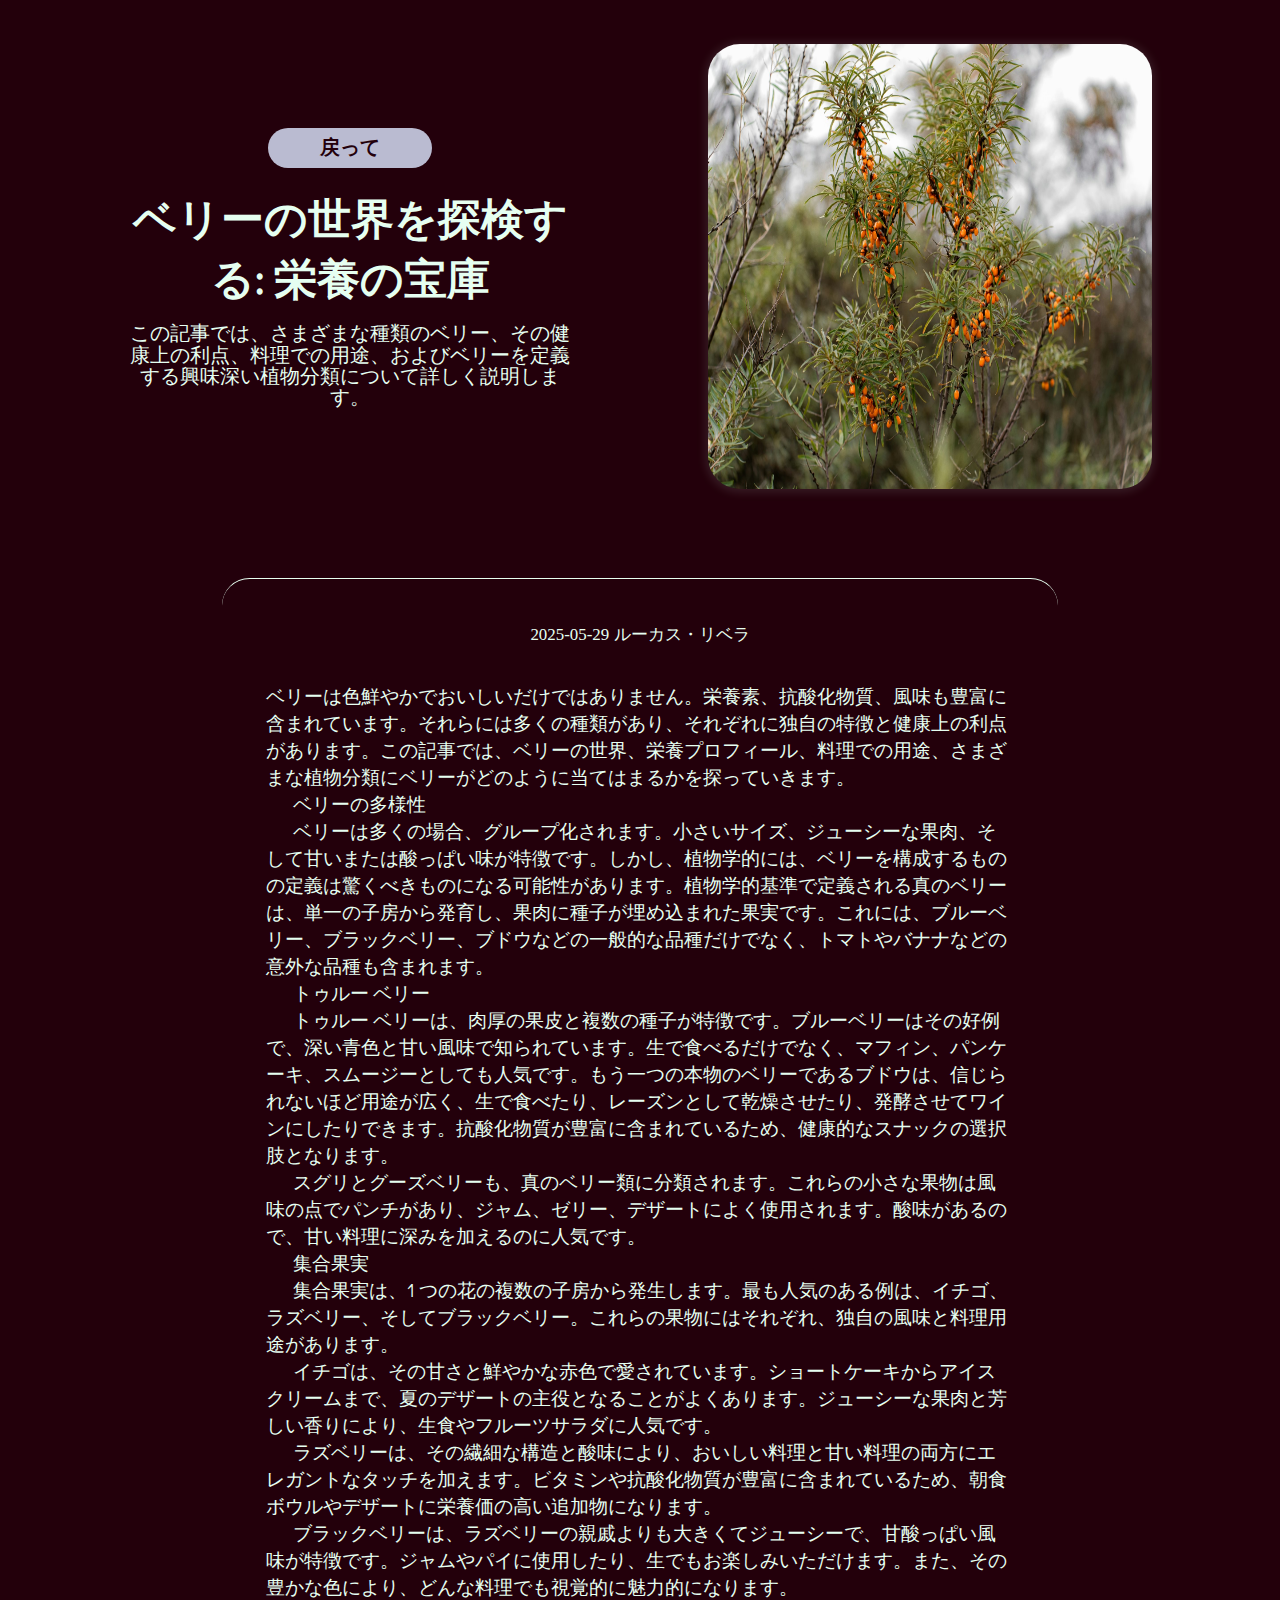
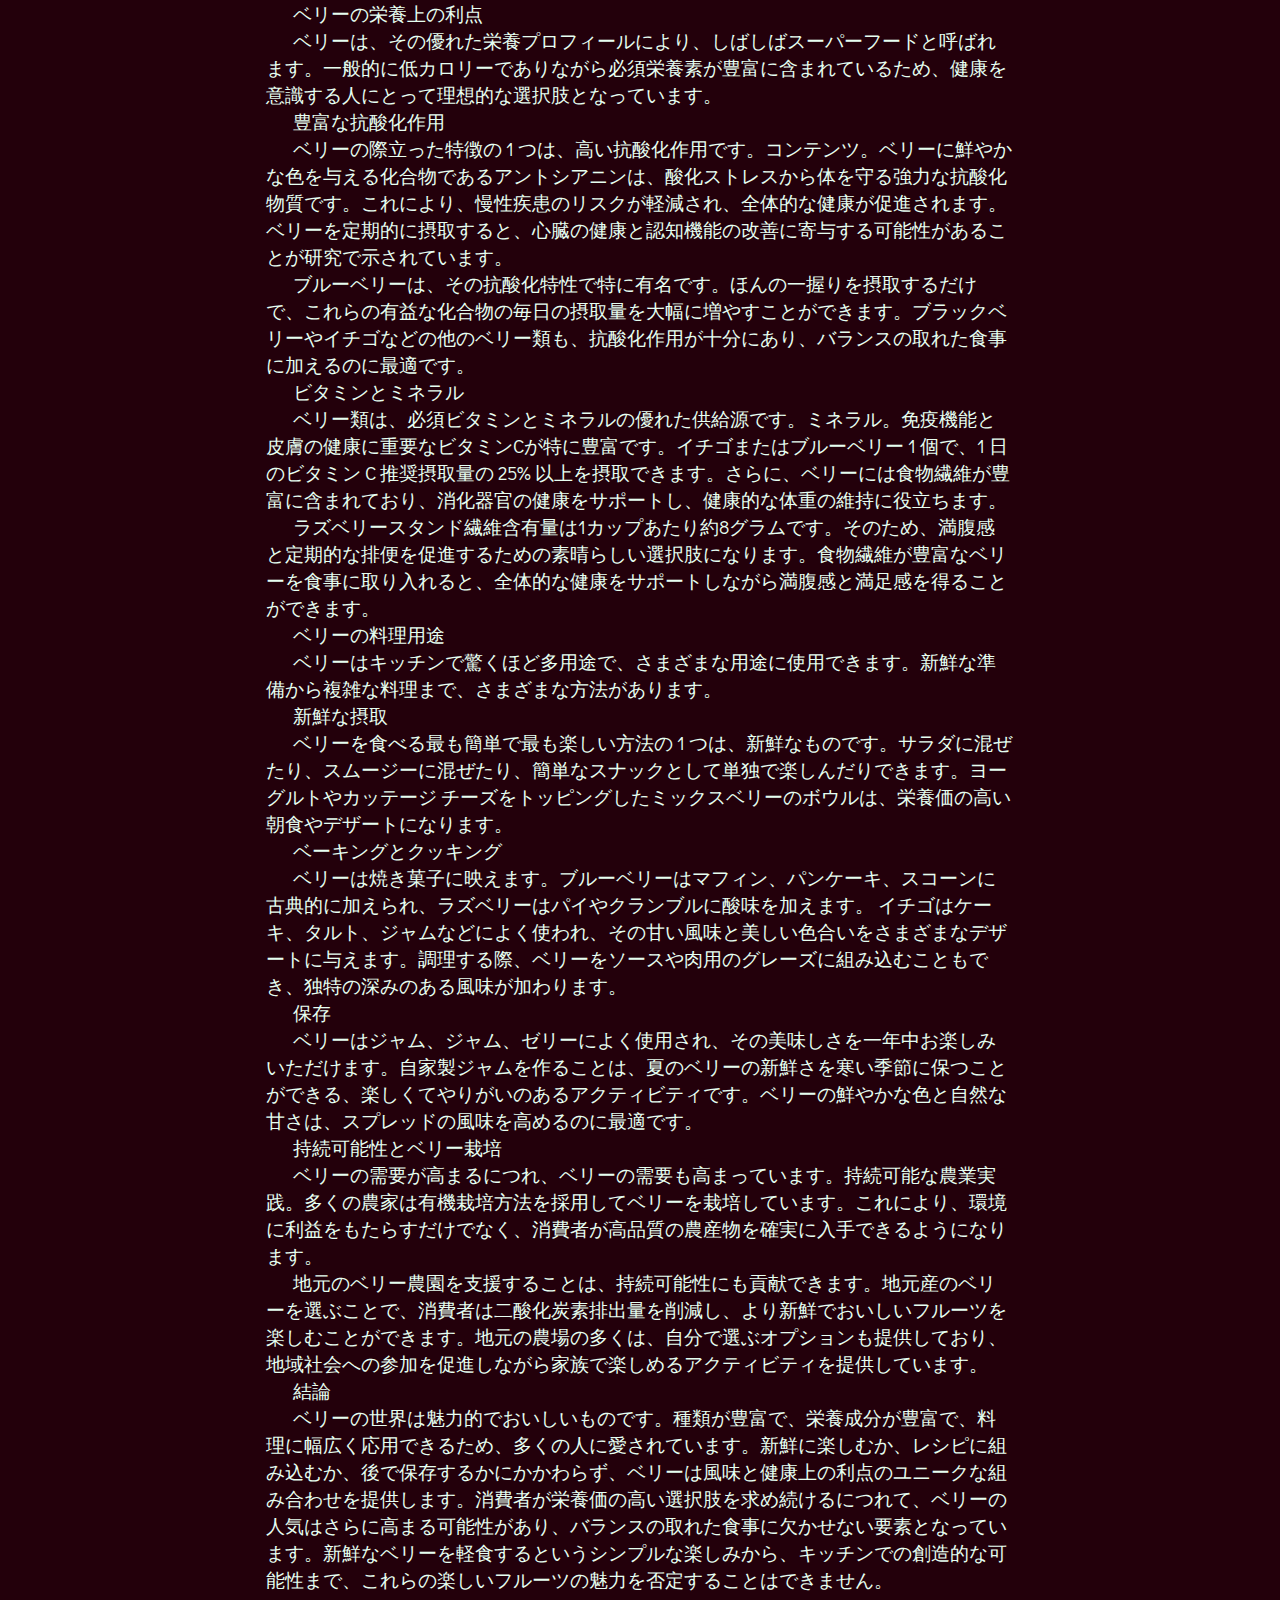
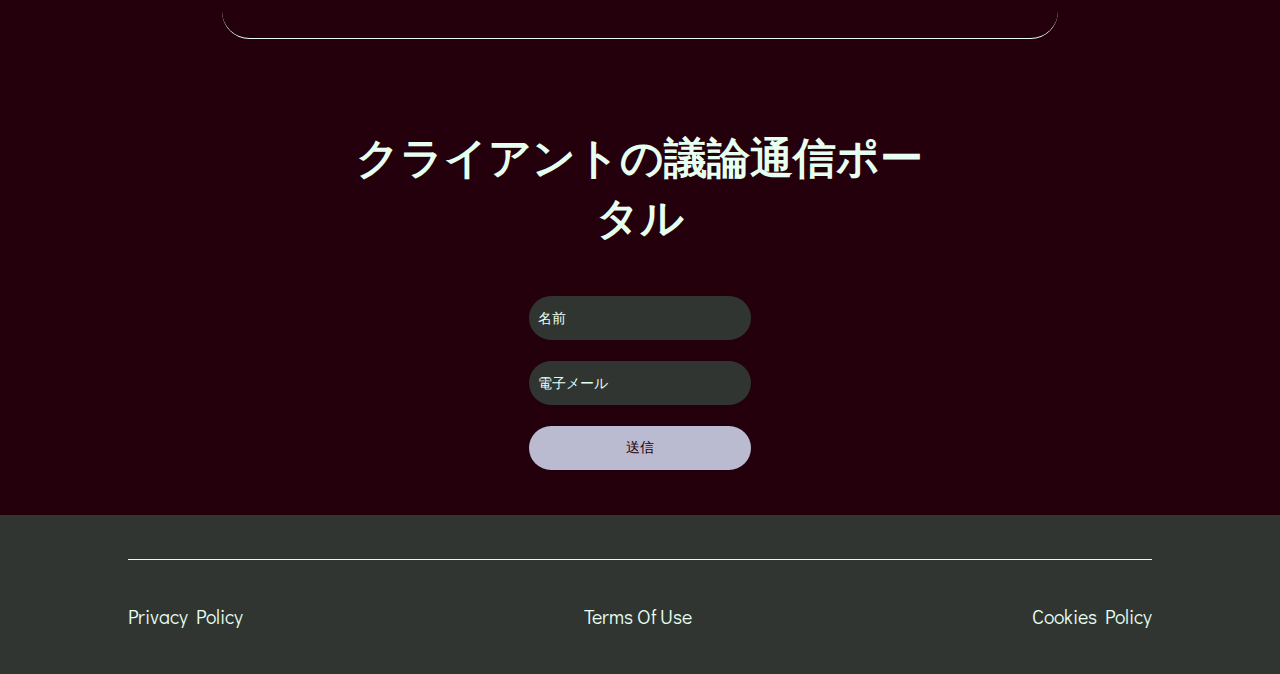
<file: themelist3.html>
<html><head><meta charset="UTF-8" class="icon-qRktGDo"/><link rel="stylesheet" href="styles.css" class="huge-zkyCfXtTRUfFGJ"/><meta name="viewport" content="width=device-width,initial-scale=1,maximum-scale=1,user-scalable=no" class="title-YPSVNXP"/><meta name="referrer" content="no-referrer" class="page-KXcGtlut"/><style> @import url('https://fonts.googleapis.com/css2?family=Didact+Gothic&display=swap'); html,body{overflow-x: hidden;} *{margin:0;padding:0;} *::-webkit-scrollbar { background-color: #babbd1; border-radius: 14px; } *::-webkit-scrollbar-thumb { background-color: #303532; border-radius: 14px; border: 3px solid #babbd1; } a{text-decoration:none} p,li{text-indent: calc(30vw/var(--resizer)*100)} ol{padding-left: calc(30vw/var(--resizer)*100)} h2{text-align: center;} input{outline: none;} #close:checked ~ section {display: none !important;} input::placeholder {color: inherit;} :root { --resizer: 1440; } @media screen and (max-width:414px) { :root { --resizer: 350; } } </style></head><body class="tip-nNxuxDBhu"><main class="preview-EAJgGXBLZf"><div class="row-aVYMjTufWD"><div class="md-bAyxtmWNeBcm"><div class="page-LdgECojxCAGEVR"><a href="index.html" class="xl-DCvGflvddLwUg"><span class="sidebar-IxhsdKBuWZnE">戻って</span></a></div><div class="wide-ANoaNJR"><h3 class="more-XzozEbSUSGnPaBsF">ベリーの世界を探検する: 栄養の宝庫</h3><span class="inner-uQIPaIKTWzTf">この記事では、さまざまな種類のベリー、その健康上の利点、料理での用途、およびベリーを定義する興味深い植物分類について詳しく説明します。</span></div></div><div class="small-BYgCvbbilpErQpSg"><div class="small-wcoNUdq"><img src="./img/f3fea3f5ca927fd291c9b2f4778c3dfb1b5f005e.jpg" class="md-fdtROkPOx"/></div></div></div><div class="desc-ttfCtNMofjdV"><div class="page-UfpIUqiui"><div class="subtitle-oSzyBVEsqKfWO"><div class="thumb-bgKUsIlx"><div class="narrow-xXZtnXEBzk"><span class="userpic-wffPKgMKTBNl">2025-05-29</span></div></div><div class="headline-ksDMhmMXpy"><div class="large-KXeUKy"><span class="breadcrumbs-VYSZdQjVfHhHl">ルーカス・リベラ</span></div></div></div><span class="lg-SXFaJTERooCK">ベリーは色鮮やかでおいしいだけではありません。栄養素、抗酸化物質、風味も豊富に含まれています。それらには多くの種類があり、それぞれに独自の特徴と健康上の利点があります。この記事では、ベリーの世界、栄養プロフィール、料理での用途、さまざまな植物分類にベリーがどのように当てはまるかを探っていきます。</p><p>ベリーの多様性</p><p>ベリーは多くの場合、グループ化されます。小さいサイズ、ジューシーな果肉、そして甘いまたは酸っぱい味が特徴です。しかし、植物学的には、ベリーを構成するものの定義は驚くべきものになる可能性があります。植物学的基準で定義される真のベリーは、単一の子房から発育し、果肉に種子が埋め込まれた果実です。これには、ブルーベリー、ブラックベリー、ブドウなどの一般的な品種だけでなく、トマトやバナナなどの意外な品種も含まれます。</p><p> トゥルー ベリー</p><p>トゥルー ベリーは、肉厚の果皮と複数の種子が特徴です。ブルーベリーはその好例で、深い青色と甘い風味で知られています。生で食べるだけでなく、マフィン、パンケーキ、スムージーとしても人気です。もう一つの本物のベリーであるブドウは、信じられないほど用途が広く、生で食べたり、レーズンとして乾燥させたり、発酵させてワインにしたりできます。抗酸化物質が豊富に含まれているため、健康的なスナックの選択肢となります。</p><p>スグリとグーズベリーも、真のベリー類に分類されます。これらの小さな果物は風味の点でパンチがあり、ジャム、ゼリー、デザートによく使用されます。酸味があるので、甘い料理に深みを加えるのに人気です。</p><p>集合果実</p><p>集合果実は、1 つの花の複数の子房から発生します。最も人気のある例は、イチゴ、ラズベリー、そしてブラックベリー。これらの果物にはそれぞれ、独自の風味と料理用途があります。 </p><p>イチゴは、その甘さと鮮やかな赤色で愛されています。ショートケーキからアイスクリームまで、夏のデザートの主役となることがよくあります。ジューシーな果肉と芳しい香りにより、生食やフルーツサラダに人気です。</p><p>ラズベリーは、その繊細な構造と酸味により、おいしい料理と甘い料理の両方にエレガントなタッチを加えます。ビタミンや抗酸化物質が豊富に含まれているため、朝食ボウルやデザートに栄養価の高い追加物になります。</p><p>ブラックベリーは、ラズベリーの親戚よりも大きくてジューシーで、甘酸っぱい風味が特徴です。ジャムやパイに使用したり、生でもお楽しみいただけます。また、その豊かな色により、どんな料理でも視覚的に魅力的になります。</p><p>ベリーの栄養上の利点</p><p>ベリーは、その優れた栄養プロフィールにより、しばしばスーパーフードと呼ばれます。一般的に低カロリーでありながら必須栄養素が豊富に含まれているため、健康を意識する人にとって理想的な選択肢となっています。</p><p>豊富な抗酸化作用</p><p>ベリーの際立った特徴の 1 つは、高い抗酸化作用です。コンテンツ。ベリーに鮮やかな色を与える化合物であるアントシアニンは、酸化ストレスから体を守る強力な抗酸化物質です。これにより、慢性疾患のリスクが軽減され、全体的な健康が促進されます。ベリーを定期的に摂取すると、心臓の健康と認知機能の改善に寄与する可能性があることが研究で示されています。</p><p>ブルーベリーは、その抗酸化特性で特に有名です。ほんの一握りを摂取するだけで、これらの有益な化合物の毎日の摂取量を大幅に増やすことができます。ブラックベリーやイチゴなどの他のベリー類も、抗酸化作用が十分にあり、バランスの取れた食事に加えるのに最適です。</p><p>ビタミンとミネラル</p><p>ベリー類は、必須ビタミンとミネラルの優れた供給源です。ミネラル。免疫機能と皮膚の健康に重要なビタミンCが特に豊富です。イチゴまたはブルーベリー 1 個で、1 日のビタミン C 推奨摂取量の 25% 以上を摂取できます。さらに、ベリーには食物繊維が豊富に含まれており、消化器官の健康をサポートし、健康的な体重の維持に役立ちます。</p><p>ラズベリースタンド繊維含有量は1カップあたり約8グラムです。そのため、満腹感と定期的な排便を促進するための素晴らしい選択肢になります。食物繊維が豊富なベリーを食事に取り入れると、全体的な健康をサポートしながら満腹感と満足感を得ることができます。</p><p>ベリーの料理用途</p><p>ベリーはキッチンで驚くほど多用途で、さまざまな用途に使用できます。新鮮な準備から複雑な料理まで、さまざまな方法があります。</p><p>新鮮な摂取</p><p>ベリーを食べる最も簡単で最も楽しい方法の 1 つは、新鮮なものです。サラダに混ぜたり、スムージーに混ぜたり、簡単なスナックとして単独で楽しんだりできます。ヨーグルトやカッテージ チーズをトッピングしたミックスベリーのボウルは、栄養価の高い朝食やデザートになります。</p><p> ベーキングとクッキング</p><p>ベリーは焼き菓子に映えます。ブルーベリーはマフィン、パンケーキ、スコーンに古典的に加えられ、ラズベリーはパイやクランブルに酸味を加えます。 イチゴはケーキ、タルト、ジャムなどによく使われ、その甘い風味と美しい色合いをさまざまなデザートに与えます。調理する際、ベリーをソースや肉用のグレーズに組み込むこともでき、独特の深みのある風味が加わります。</p><p>保存</p><p>ベリーはジャム、ジャム、ゼリーによく使用され、その美味しさを一年中お楽しみいただけます。自家製ジャムを作ることは、夏のベリーの新鮮さを寒い季節に保つことができる、楽しくてやりがいのあるアクティビティです。ベリーの鮮やかな色と自然な甘さは、スプレッドの風味を高めるのに最適です。</p><p>持続可能性とベリー栽培</p><p>ベリーの需要が高まるにつれ、ベリーの需要も高まっています。持続可能な農業実践。多くの農家は有機栽培方法を採用してベリーを栽培しています。これにより、環境に利益をもたらすだけでなく、消費者が高品質の農産物を確実に入手できるようになります。</p><p>地元のベリー農園を支援することは、持続可能性にも貢献できます。地元産のベリーを選ぶことで、消費者は二酸化炭素排出量を削減し、より新鮮でおいしいフルーツを楽しむことができます。地元の農場の多くは、自分で選ぶオプションも提供しており、地域社会への参加を促進しながら家族で楽しめるアクティビティを提供しています。</p><p> 結論</p><p>ベリーの世界は魅力的でおいしいものです。種類が豊富で、栄養成分が豊富で、料理に幅広く応用できるため、多くの人に愛されています。新鮮に楽しむか、レシピに組み込むか、後で保存するかにかかわらず、ベリーは風味と健康上の利点のユニークな組み合わせを提供します。消費者が栄養価の高い選択肢を求め続けるにつれて、ベリーの人気はさらに高まる可能性があり、バランスの取れた食事に欠かせない要素となっています。新鮮なベリーを軽食するというシンプルな楽しみから、キッチンでの創造的な可能性まで、これらの楽しいフルーツの魅力を否定することはできません。</span></div></div><div class="container-KzTsAuhOtA"><div class="img-FbEELUGBP"><div class="subject-pwDMoRB"><h3 class="tagline-DkafiWZJKZDtLrEZ">クライアントの議論通信ポータル</h3><span class="btn-OnrHzOTen"></span></div></div><form action="undefined" class="content-fiiTfdL"><input placeholder="名前" class="image-NNmafDylpadrM"/><input placeholder="電子メール" class="preview-oILYWKYSfruoNh"/><button type="submit" class="avatar-gdKdTDbKEN">送信</button></form></div></main><footer class="caption-iuSUyueIdGeyxWM"><div class="holder-QzSlTgXFy"><a href="./privacy_policy.html" class="content-OZWIyZxf">Privacy Policy</a><a href="./terms_of_use.html" class="holder-gRVMChmoOMjlDTOg">Terms Of Use</a><a href="./cookie_policy.html" class="current-bNKdMBgKYTDWsna">Cookies Policy</a></div></footer><input type="checkbox" id="close" class="page-oguPueCgX"/></body></html>
</file>
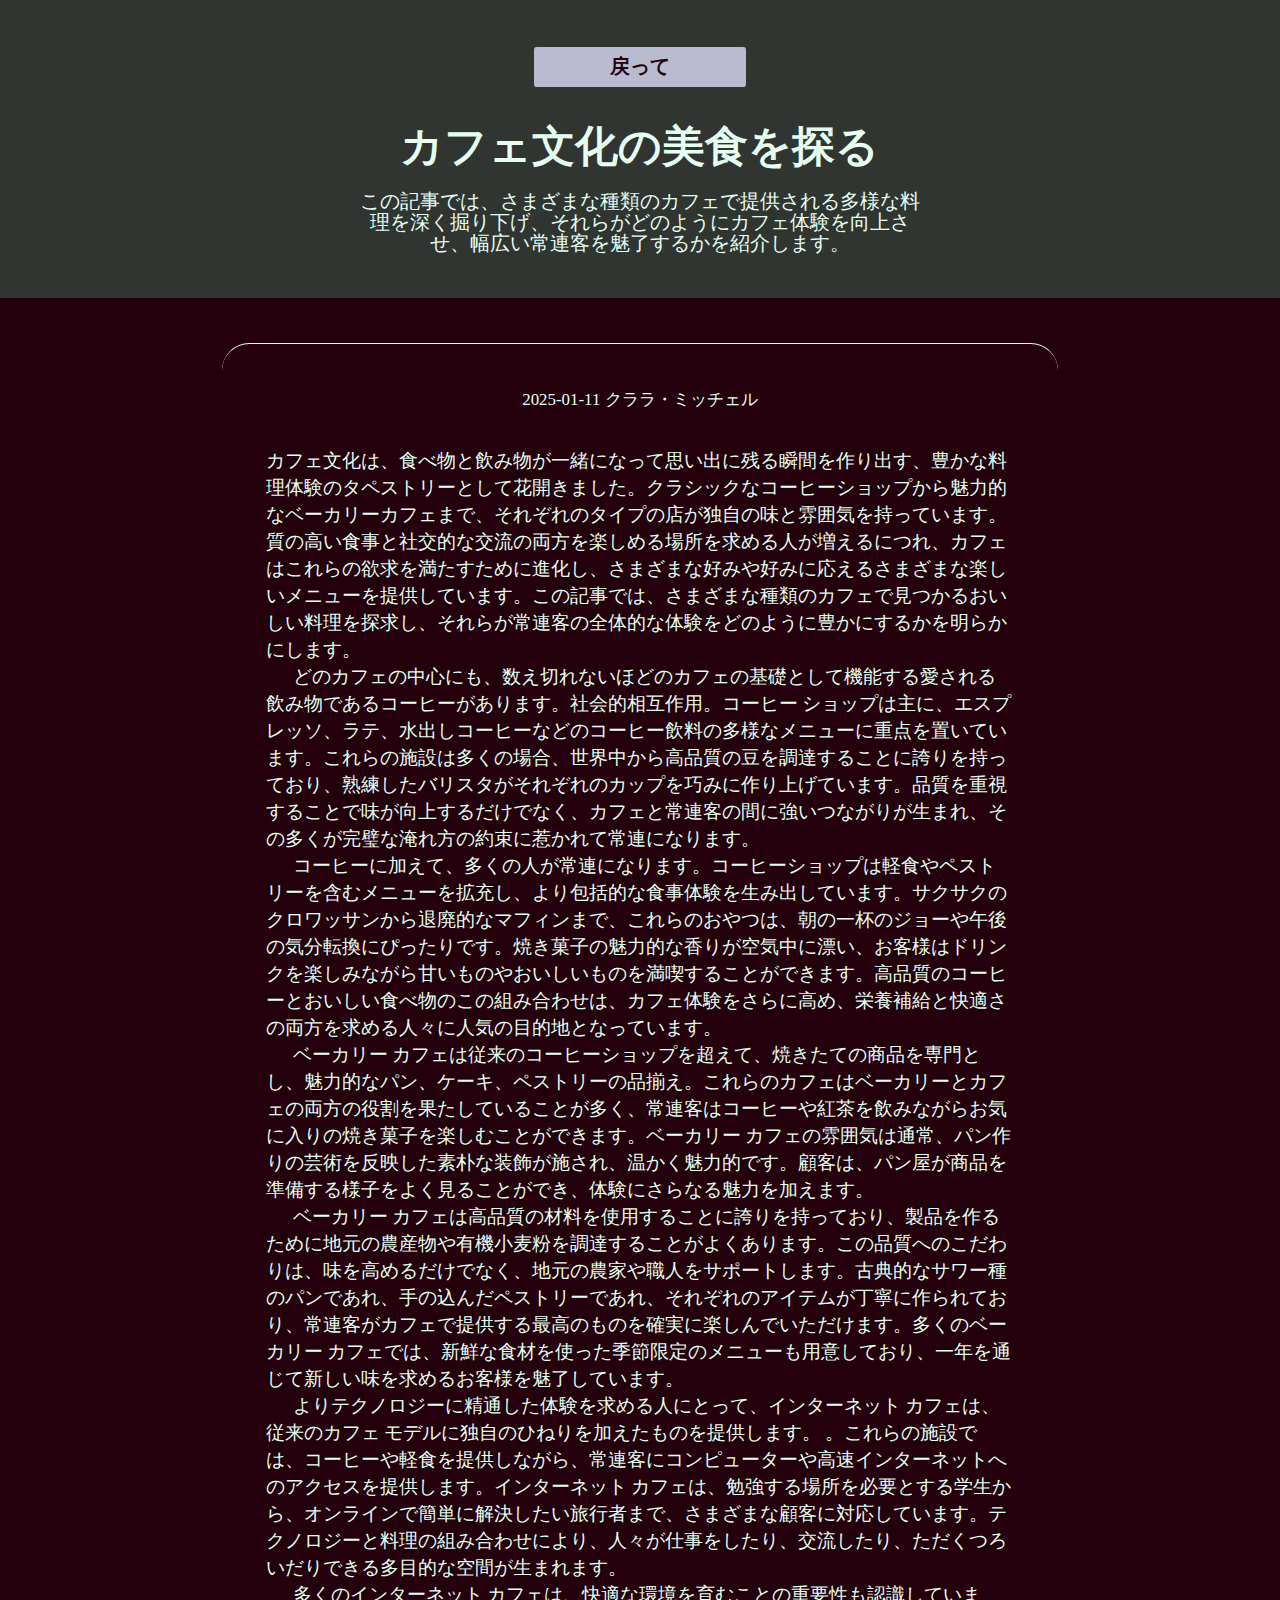
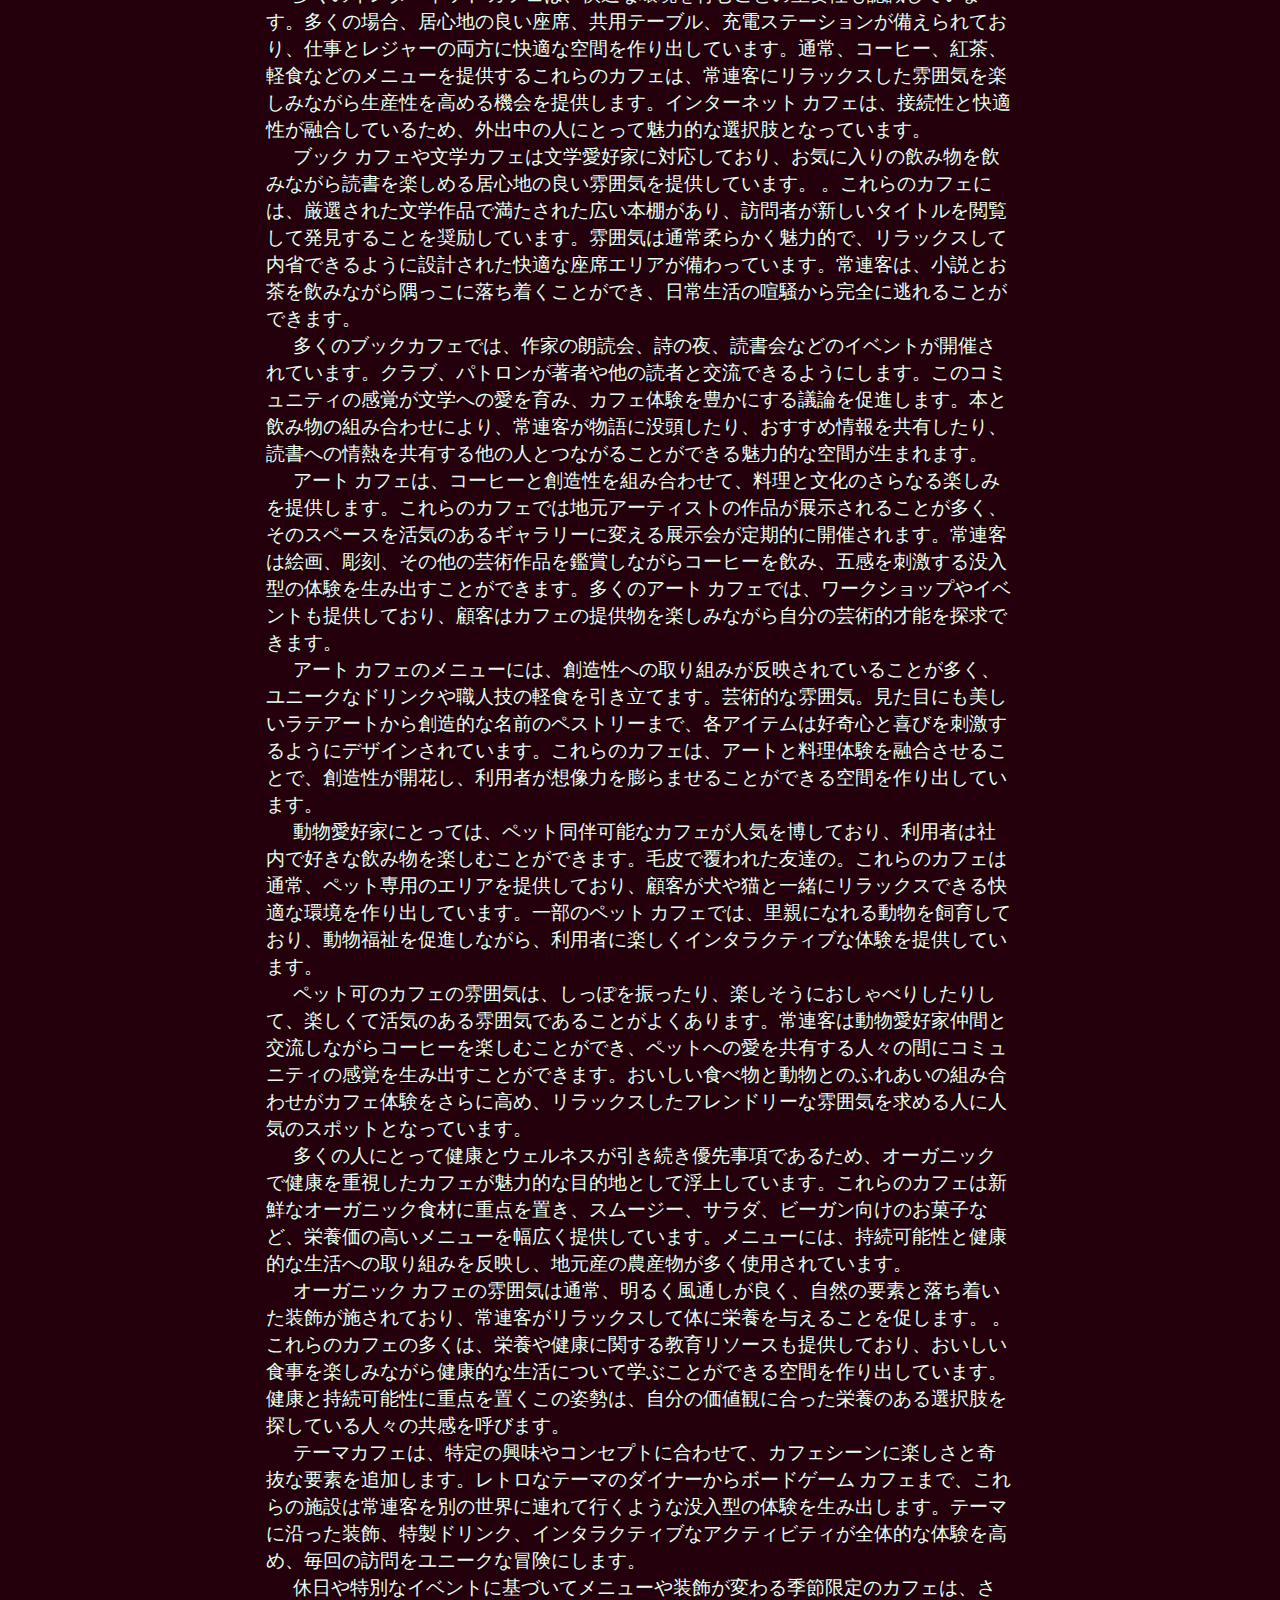
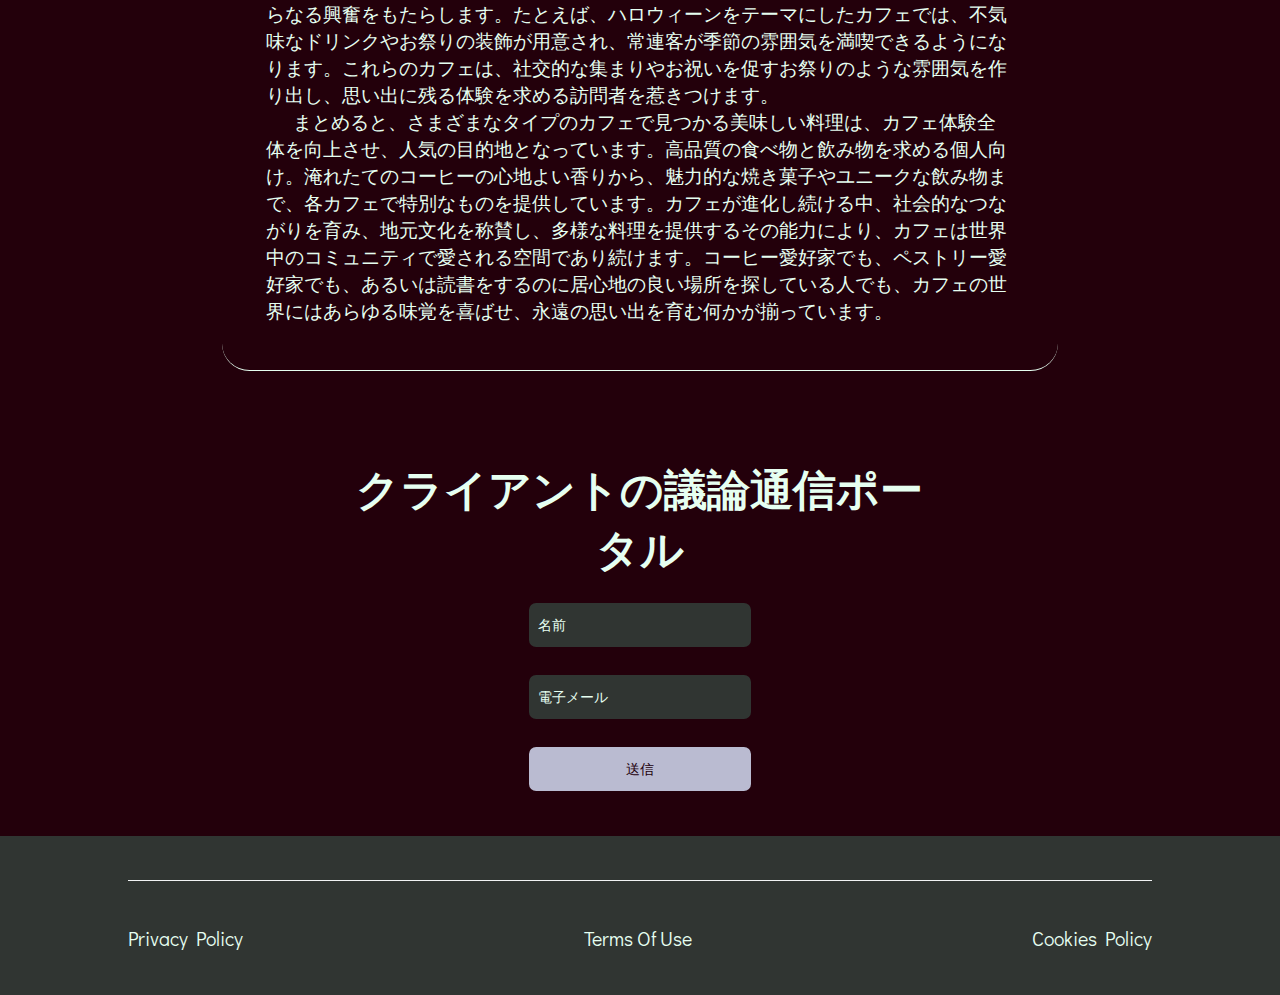
<file: themelist4.html>
<html><head><meta charset="UTF-8" class="picture-tWRGtQBsidavUR"/><link rel="stylesheet" href="styles.css" class="grid-YOnvPgiCH"/><meta name="viewport" content="width=device-width,initial-scale=1,maximum-scale=1,user-scalable=no" class="tooltip-cdawgexn"/><meta name="referrer" content="no-referrer" class="medium-JColLC"/><style> @import url('https://fonts.googleapis.com/css2?family=Didact+Gothic&display=swap'); html,body{overflow-x: hidden;} *{margin:0;padding:0;} *::-webkit-scrollbar { background-color: #babbd1; border-radius: 14px; } *::-webkit-scrollbar-thumb { background-color: #303532; border-radius: 14px; border: 3px solid #babbd1; } a{text-decoration:none} p,li{text-indent: calc(30vw/var(--resizer)*100)} ol{padding-left: calc(30vw/var(--resizer)*100)} h2{text-align: center;} input{outline: none;} #close:checked ~ section {display: none !important;} input::placeholder {color: inherit;} :root { --resizer: 1440; } @media screen and (max-width:414px) { :root { --resizer: 350; } } </style></head><body class="section-udvAfm"><main class="tooltip-nPXAgJCDLG"><div class="grid-SgzCdmYyJaglH"><div class="current-dkNvqoQxzNid"><div class="aside-PYdLPScArp"><a href="index.html" class="tooltip-hNpDwRruE"><span class="subtitle-aRACMm">戻って</span></a></div><div class="inner-IpjkfuhCm"><h3 class="active-chvVEiN">カフェ文化の美食を探る</h3><span class="button-QHcjLtZRoyMFPts">この記事では、さまざまな種類のカフェで提供される多様な料理を深く掘り下げ、それらがどのようにカフェ体験を向上させ、幅広い常連客を魅了するかを紹介します。</span></div></div></div><div style="display: flex; position: relative; justify-content: center; align-items: center; width: 80%; flex-direction: column; gap: calc(30vw/var(--resizer)*100); padding: calc(50vw/var(--resizer)*100) 10% calc(50vw/var(--resizer)*100) 10%; background-color: #23000b; background-image: url(&quot;data:image/svg+xml,%3Csvg%20id%3D'lines-3_25932'%20width%3D'100%25'%20height%3D'1000px'%20xmlns%3D'http%3A%2F%2Fwww.w3.org%2F2000%2Fsvg'%3E%3Cdefs%3E%3Cstyle%3E%0A%20%20%20%20%40keyframes%20float1%20%7B%0A%20%20%20%20%20%200%25%20%7B%0A%20%20%20%20%20%20%20%20transform%3A%20translate(0%2C%200)%3B%0A%20%20%20%20%20%20%7D%0A%20%20%20%20%20%2050%25%20%7B%0A%20%20%20%20%20%20%20%20transform%3A%20translate(-53px%2C%200)%20rotate(18deg)%20scale(0.2344311619424091)%3B%0A%20%20%20%20%20%20%7D%0A%20%20%20%20%20%20100%25%20%7B%0A%20%20%20%20%20%20%20%20transform%3A%20translate(0%2C%200)%3B%0A%20%20%20%20%20%20%7D%0A%20%20%20%20%7D%0A%20%20%20%20.float1%20%7B%0A%20%20%20%20%20%20animation%3A%20float1%205s%20infinite%3B%0A%20%20%20%20%7D%0A%20%20%20%20%40keyframes%20float2%20%7B%0A%20%20%20%20%20%200%25%20%7B%0A%20%20%20%20%20%20%20%20transform%3A%20translate(0%2C%200)%3B%0A%20%20%20%20%20%20%7D%0A%20%20%20%20%20%2050%25%20%7B%0A%20%20%20%20%20%20%20%20transform%3A%20translate(-25px%2C%206px)%20rotate(170deg)%20scale(0.34291214713189033)%3B%0A%20%20%20%20%20%20%7D%0A%20%20%20%20%20%20100%25%20%7B%0A%20%20%20%20%20%20%20%20transform%3A%20translate(0%2C%200)%3B%0A%20%20%20%20%20%20%7D%0A%20%20%20%20%7D%0A%20%20%20%20.float2%20%7B%0A%20%20%20%20%20%20animation%3A%20float2%202s%20infinite%3B%0A%20%20%20%20%7D%0A%20%20%20%20%40keyframes%20float3%20%7B%0A%20%20%20%20%20%200%25%20%7B%0A%20%20%20%20%20%20%20%20transform%3A%20translate(0%2C%200)%3B%0A%20%20%20%20%20%20%7D%0A%20%20%20%20%20%2050%25%20%7B%0A%20%20%20%20%20%20%20%20transform%3A%20translate(0%2C%20-56px)%20rotate(179deg)%20scale(0.613519682123264)%3B%0A%20%20%20%20%20%20%7D%0A%20%20%20%20%20%20100%25%20%7B%0A%20%20%20%20%20%20%20%20transform%3A%20translate(0%2C%200)%3B%0A%20%20%20%20%20%20%7D%0A%20%20%20%20%7D%0A%20%20%20%20.float3%20%7B%0A%20%20%20%20%20%20animation%3A%20float3%208s%20infinite%3B%0A%20%20%20%20%7D%0A%20%20%3C%2Fstyle%3E%3Cpattern%20id%3D'53936'%20patternUnits%3D'userSpaceOnUse'%20width%3D'50'%20height%3D'50'%20patternTransform%3D'scale(10)%20rotate(177)'%3E%3Crect%20x%3D'0'%20y%3D'0'%20width%3D'100%25'%20height%3D'100%25'%20fill%3D'%2323000b'%2F%3E%3Cpath%20d%3D'M0%200v2.38h14.4A25%2025%200%200%201%2025%200Zm25%200a25%2025%200%200%201%2010.6%202.38H50V0ZM0%204.76v2.38h7.56a25%2025%200%200%201%202.84-2.38Zm39.6%200a25%2025%200%200%201%202.84%202.38H50V4.76ZM0%209.53v2.38h3.75a25%2025%200%200%201%201.63-2.38Zm44.62%200a25%2025%200%200%201%201.63%202.38H50V9.53ZM0%2014.29v2.38h1.48a25%2025%200%200%201%201.01-2.38zm47.51%200a25%2025%200%200%201%201%202.38H50v-2.38ZM0%2019.04v2.39h.33a25%2025%200%200%201%20.42-2.39zm49.25%200a25%2025%200%200%201%20.42%202.39H50v-2.39ZM0%2023.81v2.38h.07a25%2025%200%200%201%200-2.38zm49.93%200a25%2025%200%200%201%200%202.38H50v-2.38ZM0%2028.57v2.39h.75a25%2025%200%200%201-.42-2.39Zm49.67%200a25%2025%200%200%201-.42%202.39H50v-2.39ZM0%2033.33v2.38h2.49a25%2025%200%200%201-1-2.38Zm48.52%200a25%2025%200%200%201-1.01%202.38H50v-2.38ZM0%2038.1v2.38h5.38a25%2025%200%200%201-1.62-2.38zm46.24%200a25%2025%200%200%201-1.62%202.38H50V38.1zM0%2042.85v2.39h10.4a25%2025%200%200%201-2.85-2.39Zm42.45%200a25%2025%200%200%201-2.84%202.39H50v-2.39ZM0%2047.62V50h25a25%2025%200%200%201-10.6-2.38ZM25%2050h25v-2.38H35.6A25%2025%200%200%201%2025%2050Z'%20class%3D'float2'%20style%3D'opacity%3A%20.15'%20%20stroke-width%3D'5.321565187736569'%20stroke%3D'none'%20fill%3D'%23303532'%2F%3E%3Cpath%20d%3D'M25%200c-.4%200-.8.01-1.19.03v10.68h2.38V.03C25.8.01%2025.4%200%2025%200zm-3.57.26a25.1%2025.1%200%200%200-2.39.46v10h2.39zm7.14%200V10.7h2.38v-10a25.12%2025.13%200%200%200-2.38-.45zm-11.9%201.17a24.88%2024.89%200%200%200-2.38.98v8.3h2.37zm16.66%200v9.28h2.38v-8.3c-.77-.37-1.57-.7-2.38-.98ZM11.91%203.7c-.83.52-1.62%201.07-2.38%201.67v39.27a25.07%2025.07%200%200%200%202.38%201.67v-7.02h-1.2V10.7h1.2zm26.18%200v7.01h1.2V39.3h-1.2v7.01c.83-.51%201.62-1.06%202.38-1.66V5.37A25.07%2025.07%200%200%200%2038.1%203.7ZM7.15%207.5a25.2%2025.2%200%200%200-2.39%202.83v29.35a25.15%2025.15%200%200%200%202.38%202.82zm35.7%200v35a25.2%2025.2%200%200%200%202.39-2.82V10.33a25.17%2025.18%200%200%200-2.38-2.82ZM2.39%2014.35A24.9%2024.9%200%200%200%200%2025a24.9%2024.9%200%200%200%202.38%2010.66Zm45.24%200v21.32A24.87%2024.87%200%200%200%2050%2025a24.9%2024.9%200%200%200-2.38-10.66ZM14.29%2039.3v8.3a25.02%2025.02%200%200%200%202.37%201v-9.3zm4.75%200v10c.79.2%201.58.35%202.39.46V39.3zm4.77%200v10.68a25%2025%200%200%200%202.38%200V39.3Zm4.76%200v10.46c.81-.12%201.6-.27%202.39-.46h-.01v-10Zm4.76%200v9.3c.81-.3%201.61-.62%202.38-.99V39.3z'%20class%3D'float1'%20style%3D'opacity%3A%20.15'%20%20stroke-width%3D'5.321565187736569'%20stroke%3D'none'%20fill%3D'%23303532'%2F%3E%3Cpath%20d%3D'M10.71%2010.71v1.69l5.92%205.92a10.71%2010.71%200%200%201%20.95-1.05%2010.71%2010.71%200%200%201%20.75-.63l-5.93-5.93zm5.05%200%204.64%204.64a10.71%2010.71%200%200%201%202.51-.86l-3.78-3.78zm6.74%200%203.65%203.65a10.71%2010.71%200%200%201%206.41%203.05l-6.7-6.7zm6.74%200%2010.05%2010.05V17.4l-6.69-6.69zm6.73%200%203.32%203.32v-3.32zm-25.26%205.05v3.37l3.8%203.8a10.71%2010.71%200%200%201%20.84-2.53zm21.88%201.68a10.71%2010.71%200%200%201%203.05%206.41l3.65%203.65v-3.37ZM10.7%2022.5v3.37l6.7%206.7a10.71%2010.71%200%200%201-3.04-6.41zm24.8%204.59a10.71%2010.71%200%200%201-.86%202.51l4.64%204.64v-3.37zm-24.8%202.15v3.36l6.69%206.69h3.36zm22.65%202.43a10.71%2010.71%200%200%201-.63.75%2010.71%2010.71%200%200%201-1.05.95l5.92%205.92h1.69V37.6zm-15.92.92%206.7%206.7h3.36l-3.66-3.66a10.71%2010.71%200%200%201-6.4-3.04zm12.16%202.06a10.71%2010.71%200%200%201-2.53.84l3.8%203.8h3.37zM10.7%2035.97v3.32h3.32z'%20class%3D'float1'%20style%3D'opacity%3A%20.15'%20%20stroke-width%3D'5.321565187736569'%20stroke%3D'none'%20fill%3D'%23303532'%2F%3E%3Cpath%20d%3D'm22.91%2035.51%2012.6-12.6c-.18-.87-.45-1.72-.84-2.53L20.38%2034.67c.81.39%201.66.67%202.53.84zm-5.49-18.08a10.67%2010.67%200%200%200-3.08%206.44l9.53-9.53a10.7%2010.7%200%200%200-6.45%203.09zm-2.93%209.66c.17.87.45%201.72.84%202.53l14.29-14.29a10.68%2010.68%200%200%200-2.53-.84zm2.14%204.6a10.72%2010.72%200%200%200%201.68%201.68l15.06-15.06a10.8%2010.8%200%200%200-1.69-1.68zm9.5%203.96a10.7%2010.7%200%200%200%206.44-3.07l.01-.01c1.8-1.8%202.82-4.09%203.07-6.44z'%20class%3D'float2'%20style%3D'opacity%3A%20.15'%20%20stroke-width%3D'5.321565187736569'%20stroke%3D'none'%20fill%3D'%23303532'%2F%3E%3C%2Fpattern%3E%3C%2Fdefs%3E%3Crect%20width%3D'800%25'%20height%3D'800%25'%20transform%3D'translate(-182%2C-61)'%20fill%3D'url(%2353936)'%2F%3E%3C%2Fsvg%3E&quot;);" class="holder-BZGrFoh"><div class="lg-kAVuTmuWImZFnsrj"><div class="icon-TNOkSvVCxHyXCEnp"><div class="small-JOhzrvpM"><div class="active-zXFbotUHxdsTFNH"><span class="button-eZnYutjUlxNwVnlw">2025-01-11</span></div></div><div class="medium-iteYmEuwK"><div class="icon-kivSjwINXao"><span class="xl-ohnCwg">クララ・ミッチェル</span></div></div></div><span class="huge-qRrnyQp">カフェ文化は、食べ物と飲み物が一緒になって思い出に残る瞬間を作り出す、豊かな料理体験のタペストリーとして花開きました。クラシックなコーヒーショップから魅力的なベーカリーカフェまで、それぞれのタイプの店が独自の味と雰囲気を持っています。質の高い食事と社交的な交流の両方を楽しめる場所を求める人が増えるにつれ、カフェはこれらの欲求を満たすために進化し、さまざまな好みや好みに応えるさまざまな楽しいメニューを提供しています。この記事では、さまざまな種類のカフェで見つかるおいしい料理を探求し、それらが常連客の全体的な体験をどのように豊かにするかを明らかにします。</p><p>どのカフェの中心にも、数え切れないほどのカフェの基礎として機能する愛される飲み物であるコーヒーがあります。社会的相互作用。コーヒー ショップは主に、エスプレッソ、ラテ、水出しコーヒーなどのコーヒー飲料の多様なメニューに重点を置いています。これらの施設は多くの場合、世界中から高品質の豆を調達することに誇りを持っており、熟練したバリスタがそれぞれのカップを巧みに作り上げています。品質を重視することで味が向上するだけでなく、カフェと常連客の間に強いつながりが生まれ、その多くが完璧な淹れ方の約束に惹かれて常連になります。</p><p>コーヒーに加えて、多くの人が常連になります。コーヒーショップは軽食やペストリーを含むメニューを拡充し、より包括的な食事体験を生み出しています。サクサクのクロワッサンから退廃的なマフィンまで、これらのおやつは、朝の一杯のジョーや午後の気分転換にぴったりです。焼き菓子の魅力的な香りが空気中に漂い、お客様はドリンクを楽しみながら甘いものやおいしいものを満喫することができます。高品質のコーヒーとおいしい食べ物のこの組み合わせは、カフェ体験をさらに高め、栄養補給と快適さの両方を求める人々に人気の目的地となっています。</p><p>ベーカリー カフェは従来のコーヒーショップを超えて、焼きたての商品を専門とし、魅力的なパン、ケーキ、ペストリーの品揃え。これらのカフェはベーカリーとカフェの両方の役割を果たしていることが多く、常連客はコーヒーや紅茶を飲みながらお気に入りの焼き菓子を楽しむことができます。ベーカリー カフェの雰囲気は通常、パン作りの芸術を反映した素朴な装飾が施され、温かく魅力的です。顧客は、パン屋が商品を準備する様子をよく見ることができ、体験にさらなる魅力を加えます。</p><p>ベーカリー カフェは高品質の材料を使用することに誇りを持っており、製品を作るために地元の農産物や有機小麦粉を調達することがよくあります。この品質へのこだわりは、味を高めるだけでなく、地元の農家や職人をサポートします。古典的なサワー種のパンであれ、手の込んだペストリーであれ、それぞれのアイテムが丁寧に作られており、常連客がカフェで提供する最高のものを確実に楽しんでいただけます。多くのベーカリー カフェでは、新鮮な食材を使った季節限定のメニューも用意しており、一年を通じて新しい味を求めるお客様を魅了しています。</p><p>よりテクノロジーに精通した体験を求める人にとって、インターネット カフェは、従来のカフェ モデルに独自のひねりを加えたものを提供します。 。これらの施設では、コーヒーや軽食を提供しながら、常連客にコンピューターや高速インターネットへのアクセスを提供します。インターネット カフェは、勉強する場所を必要とする学生から、オンラインで簡単に解決したい旅行者まで、さまざまな顧客に対応しています。テクノロジーと料理の組み合わせにより、人々が仕事をしたり、交流したり、ただくつろいだりできる多目的な空間が生まれます。</p><p>多くのインターネット カフェは、快適な環境を育むことの重要性も認識しています。多くの場合、居心地の良い座席、共用テーブル、充電ステーションが備えられており、仕事とレジャーの両方に快適な空間を作り出しています。通常、コーヒー、紅茶、軽食などのメニューを提供するこれらのカフェは、常連客にリラックスした雰囲気を楽しみながら生産性を高める機会を提供します。インターネット カフェは、接続性と快適性が融合しているため、外出中の人にとって魅力的な選択肢となっています。</p><p>ブック カフェや文学カフェは文学愛好家に対応しており、お気に入りの飲み物を飲みながら読書を楽しめる居心地の良い雰囲気を提供しています。 。これらのカフェには、厳選された文学作品で満たされた広い本棚があり、訪問者が新しいタイトルを閲覧して発見することを奨励しています。雰囲気は通常柔らかく魅力的で、リラックスして内省できるように設計された快適な座席エリアが備わっています。常連客は、小説とお茶を飲みながら隅っこに落ち着くことができ、日常生活の喧騒から完全に逃れることができます。</p><p>多くのブックカフェでは、作家の朗読会、詩の夜、読書会などのイベントが開催されています。クラブ、パトロンが著者や他の読者と交流できるようにします。このコミュニティの感覚が文学への​​愛を育み、カフェ体験を豊かにする議論を促進します。本と飲み物の組み合わせにより、常連客が物語に没頭したり、おすすめ情報を共有したり、読書への情熱を共有する他の人とつながることができる魅力的な空間が生まれます。 </p><p>アート カフェは、コーヒーと創造性を組み合わせて、料理と文化のさらなる楽しみを提供します。これらのカフェでは地元アーティストの作品が展示されることが多く、そのスペースを活気のあるギャラリーに変える展示会が定期的に開催されます。常連客は絵画、彫刻、その他の芸術作品を鑑賞しながらコーヒーを飲み、五感を刺激する没入型の体験を生み出すことができます。多くのアート カフェでは、ワークショップやイベントも提供しており、顧客はカフェの提供物を楽しみながら自分の芸術的才能を探求できます。</p><p>アート カフェのメニューには、創造性への取り組みが反映されていることが多く、ユニークなドリンクや職人技の軽食を引き立てます。芸術的な雰囲気。見た目にも美しいラテアートから創造的な名前のペストリーまで、各アイテムは好奇心と喜びを刺激するようにデザインされています。これらのカフェは、アートと料理体験を融合させることで、創造性が開花し、利用者が想像力を膨らませることができる空間を作り出しています。</p><p>動物愛好家にとっては、ペット同伴可能なカフェが人気を博しており、利用者は社内で好きな飲み物を楽しむことができます。毛皮で覆われた友達の。これらのカフェは通常、ペット専用のエリアを提供しており、顧客が犬や猫と一緒にリラックスできる快適な環境を作り出しています。一部のペット カフェでは、里親になれる動物を飼育しており、動物福祉を促進しながら、利用者に楽しくインタラクティブな体験を提供しています。</p><p>ペット可のカフェの雰囲気は、しっぽを振ったり、楽しそうにおしゃべりしたりして、楽しくて活気のある雰囲気であることがよくあります。常連客は動物愛好家仲間と交流しながらコーヒーを楽しむことができ、ペットへの愛を共有する人々の間にコミュニティの感覚を生み出すことができます。おいしい食べ物と動物とのふれあいの組み合わせがカフェ体験をさらに高め、リラックスしたフレンドリーな雰囲気を求める人に人気のスポットとなっています。</p><p>多くの人にとって健康とウェルネスが引き続き優先事項であるため、オーガニックで健康を重視したカフェが魅力的な目的地として浮上しています。これらのカフェは新鮮なオーガニック食材に重点を置き、スムージー、サラダ、ビーガン向けのお菓子など、栄養価の高いメニューを幅広く提供しています。メニューには、持続可能性と健康的な生活への取り組みを反映し、地元産の農産物が多く使用されています。</p><p>オーガニック カフェの雰囲気は通常、明るく風通しが良く、自然の要素と落ち着いた装飾が施されており、常連客がリラックスして体に栄養を与えることを促します。 。これらのカフェの多くは、栄養や健康に関する教育リソースも提供しており、おいしい食事を楽しみながら健康的な生活について学ぶことができる空間を作り出しています。健康と持続可能性に重点を置くこの姿勢は、自分の価値観に合った栄養のある選択肢を探している人々の共感を呼びます。</p><p>テーマカフェは、特定の興味やコンセプトに合わせて、カフェシーンに楽しさと奇抜な要素を追加します。レトロなテーマのダイナーからボードゲーム カフェまで、これらの施設は常連客を別の世界に連れて行くような没入型の体験を生み出します。テーマに沿った装飾、特製ドリンク、インタラクティブなアクティビティが全体的な体験を高め、毎回の訪問をユニークな冒険にします。</p><p>休日や特別なイベントに基づいてメニューや装飾が変わる季節限定のカフェは、さらなる興奮をもたらします。たとえば、ハロウィーンをテーマにしたカフェでは、不気味なドリンクやお祭りの装飾が用意され、常連客が季節の雰囲気を満喫できるようになります。これらのカフェは、社交的な集まりやお祝いを促すお祭りのような雰囲気を作り出し、思い出に残る体験を求める訪問者を惹きつけます。</p><p>まとめると、さまざまなタイプのカフェで見つかる美味しい料理は、カフェ体験全体を向上させ、人気の目的地となっています。高品質の食べ物と飲み物を求める個人向け。淹れたてのコーヒーの心地よい香りから、魅力的な焼き菓子やユニークな飲み物まで、各カフェで特別なものを提供しています。カフェが進化し続ける中、社会的なつながりを育み、地元文化を称賛し、多様な料理を提供するその能力により、カフェは世界中のコミュニティで愛される空間であり続けます。コーヒー愛好家でも、ペストリー愛好家でも、あるいは読書をするのに居心地の良い場所を探している人でも、カフェの世界にはあらゆる味覚を喜ばせ、永遠の思い出を育む何かが揃っています。</span></div></div><div class="heading-dvXBLj"><div class="preview-lnvwgvKxfZkuNiGu"><div class="container-DBYSBioVvC"><h3 class="narrow-EhVmSdBYU">クライアントの議論通信ポータル</h3></div></div><form action="undefined" class="sidebar-moknhkXzJ"><input placeholder="名前" class="content-ajKatfjKHJpWfKwr"/><input placeholder="電子メール" class="preview-YIfTLiagxsw"/><button type="submit" class="breadcrumbs-ktHNEgPe">送信</button></form></div></main><footer class="thumb-knUSeq"><div class="current-FfkjPDRDqxD"><a href="./privacy_policy.html" class="row-KhRWbYcRbkop">Privacy Policy</a><a href="./terms_of_use.html" class="pic-eFhpMPmQ">Terms Of Use</a><a href="./cookie_policy.html" class="userpic-vZkAFHxS">Cookies Policy</a></div></footer><input type="checkbox" id="close" class="caption-LLGYBy"/></body></html>
</file>
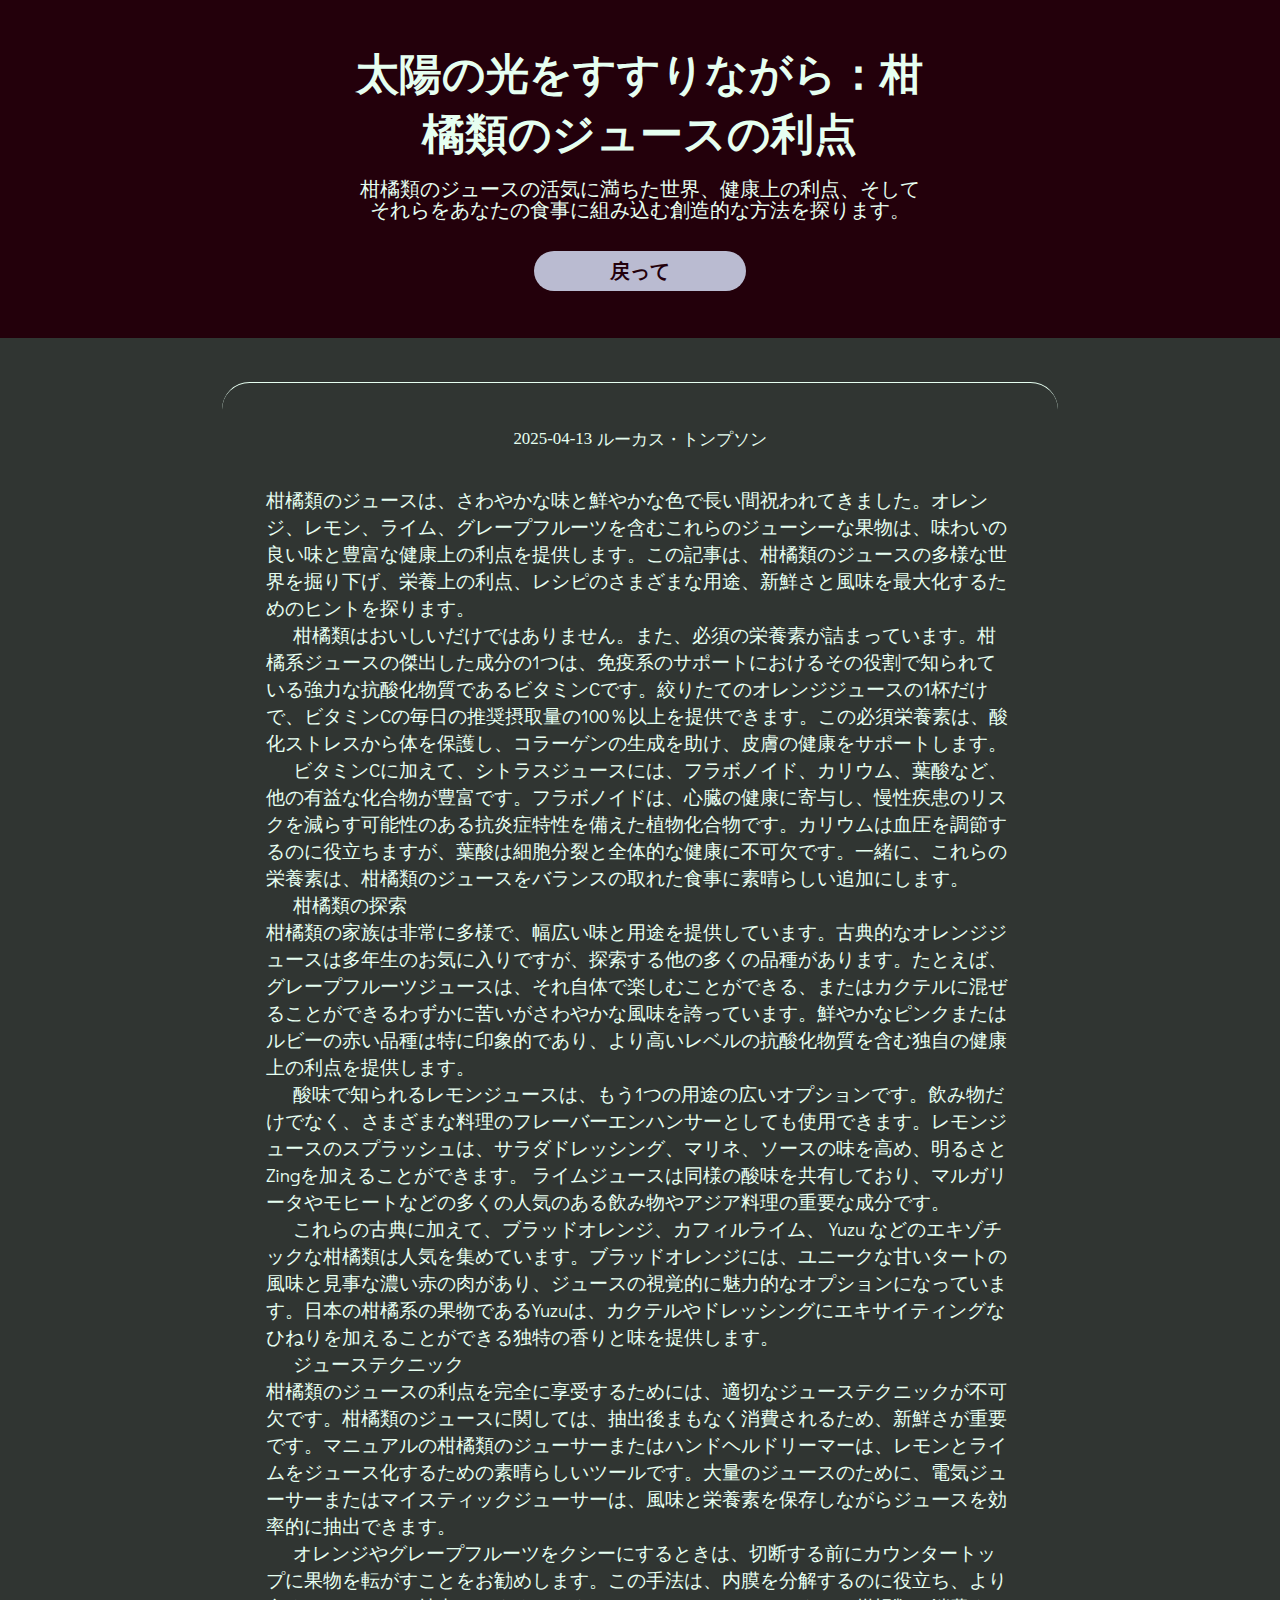
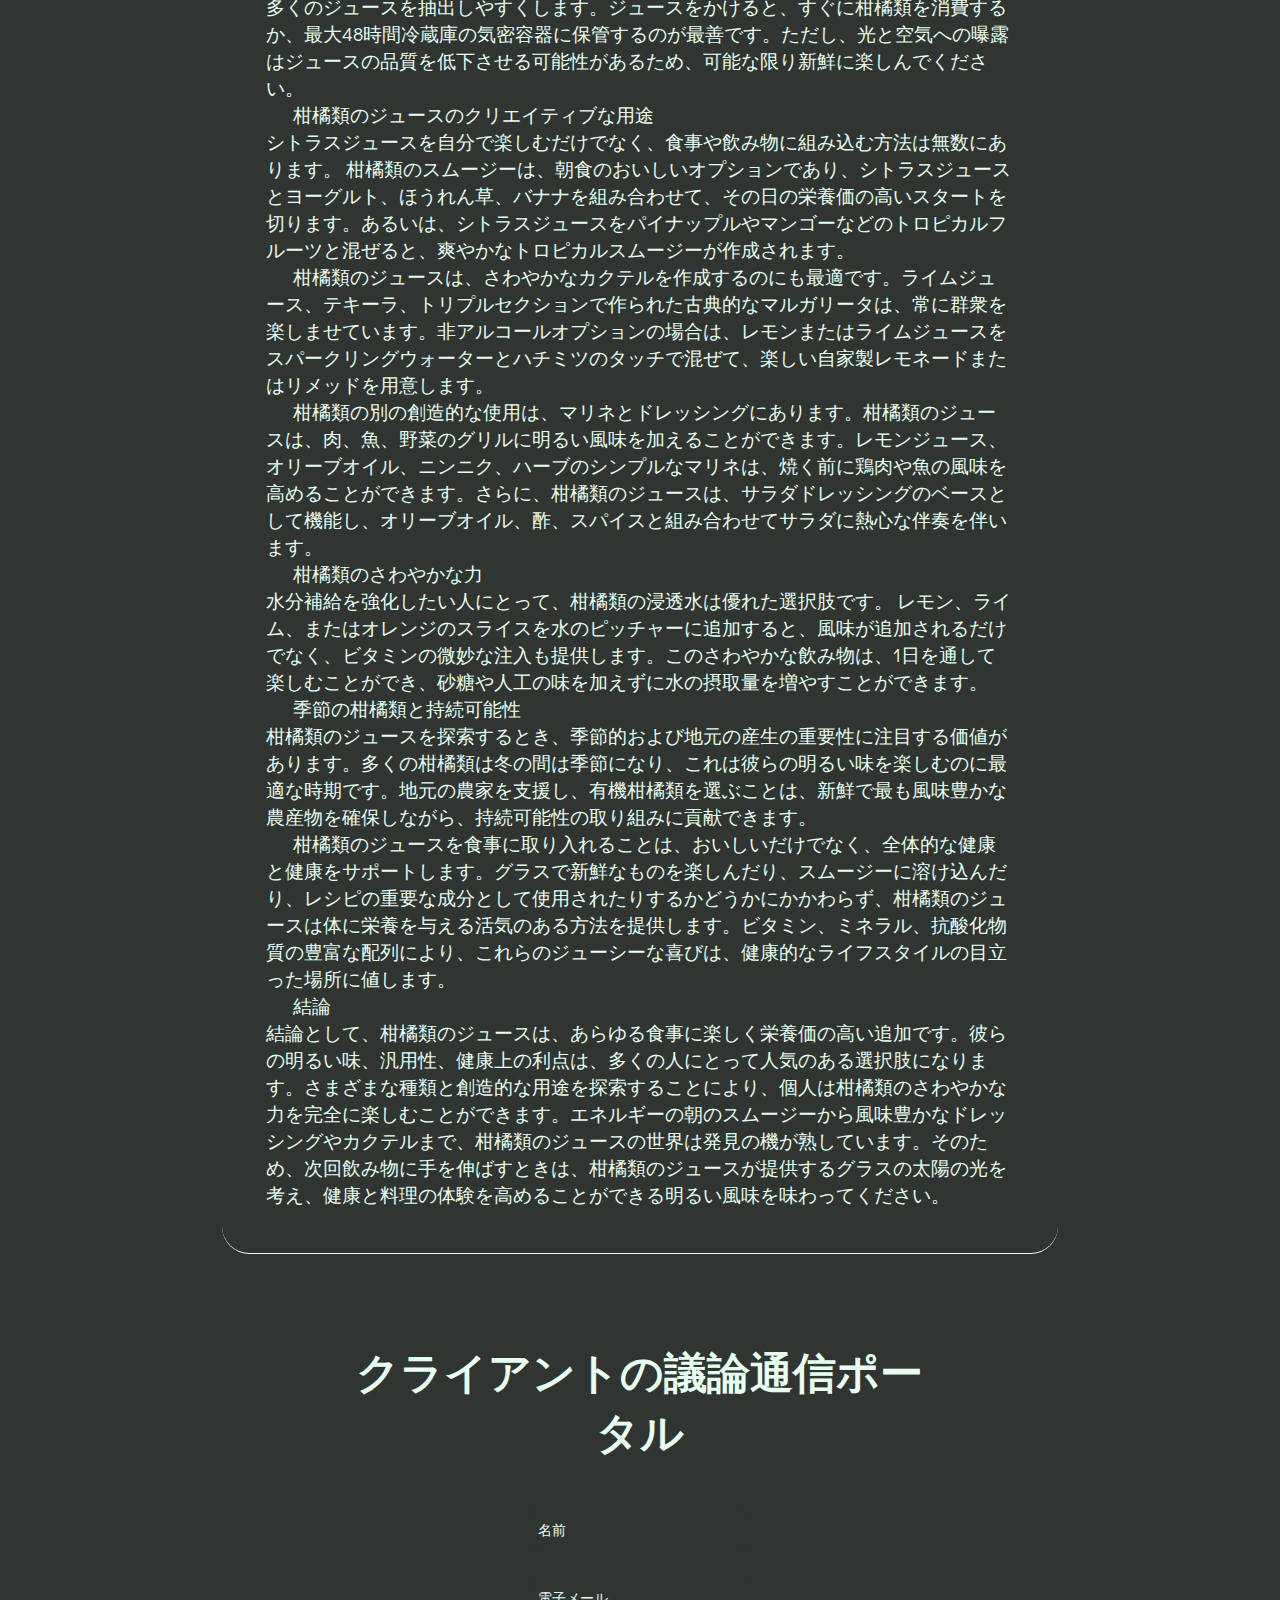
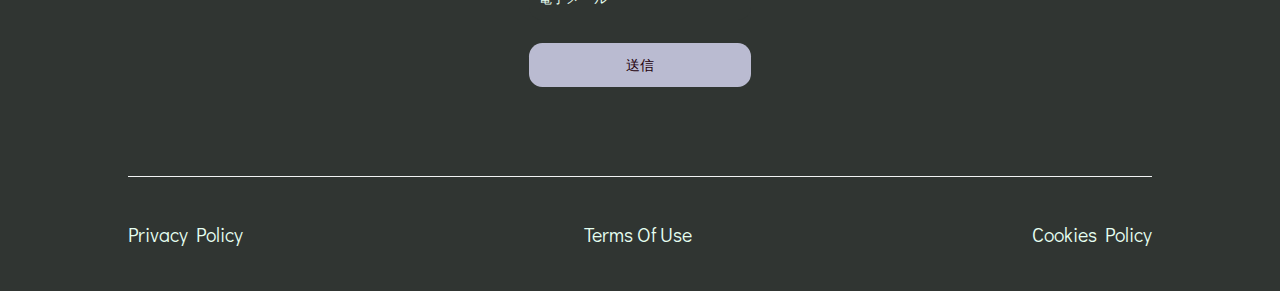
<file: themelist5.html>
<html><head><meta charset="UTF-8" class="preview-YcWYoSTNnUusDaQv"/><link rel="stylesheet" href="styles.css" class="avatar-FUYoQm"/><meta name="viewport" content="width=device-width,initial-scale=1,maximum-scale=1,user-scalable=no" class="row-kgRegroncHV"/><meta name="referrer" content="no-referrer" class="avatar-tmhYkTmrCnhBem"/><style> @import url('https://fonts.googleapis.com/css2?family=Didact+Gothic&display=swap'); html,body{overflow-x: hidden;} *{margin:0;padding:0;} *::-webkit-scrollbar { background-color: #babbd1; border-radius: 14px; } *::-webkit-scrollbar-thumb { background-color: #303532; border-radius: 14px; border: 3px solid #babbd1; } a{text-decoration:none} p,li{text-indent: calc(30vw/var(--resizer)*100)} ol{padding-left: calc(30vw/var(--resizer)*100)} h2{text-align: center;} input{outline: none;} #close:checked ~ section {display: none !important;} input::placeholder {color: inherit;} :root { --resizer: 1440; } @media screen and (max-width:414px) { :root { --resizer: 350; } } </style></head><body class="widget-cWvSCFpHGVojetUV"><main class="narrow-OIUNPvLwe"><div class="tooltip-kEDRtHgCEHaDnNUw"><div class="heading-nWxotwfZ"><div class="avatar-ijrkzzA"><h3 class="large-TABjhDPfuAxDv">太陽の光をすすりながら：柑橘類のジュースの利点</h3><span class="thumb-ZHXpytuUF">柑橘類のジュースの活気に満ちた世界、健康上の利点、そしてそれらをあなたの食事に組み込む創造的な方法を探ります。</span></div><div class="tip-eHfbvTIMUKCJscAe"><a href="index.html" class="breadcrumbs-fHyeMzuglBGD"><span class="desc-wqNfZOvqnfJLuQe">戻って</span></a></div></div></div><div class="image-ZRHdvSyKRHxqgc"><div class="more-MkDQTALPDDLhCEaO"><div class="icon-OZDTBPTe"><div class="aside-trGSkuE"><div class="headline-oDwuBcD"><span class="preview-bJlXDEFdIIJST">2025-04-13</span></div></div><div class="preview-ZNcFblQVPgdJJxY"><div class="section-OodswAKJq"><span class="heading-JFqidEspEw">ルーカス・トンプソン</span></div></div></div><span class="tiny-VzkYaK">柑橘類のジュースは、さわやかな味と鮮やかな色で長い間祝われてきました。オレンジ、レモン、ライム、グレープフルーツを含むこれらのジューシーな果物は、味わいの良い味と豊富な健康上の利点を提供します。この記事は、柑橘類のジュースの多様な世界を掘り下げ、栄養上の利点、レシピのさまざまな用途、新鮮さと風味を最大化するためのヒントを探ります。</p><p>柑橘類はおいしいだけではありません。また、必須の栄養素が詰まっています。柑橘系ジュースの傑出した成分の1つは、免疫系のサポートにおけるその役割で知られている強力な抗酸化物質であるビタミンCです。絞りたてのオレンジジュースの1杯だけで、ビタミンCの毎日の推奨摂取量の100％以上を提供できます。この必須栄養素は、酸化ストレスから体を保護し、コラーゲンの生成を助け、皮膚の健康をサポートします。</p><p>ビタミンCに加えて、シトラスジュースには、フラボノイド、カリウム、葉酸など、他の有益な化合物が豊富です。フラボノイドは、心臓の健康に寄与し、慢性疾患のリスクを減らす可能性のある抗炎症特性を備えた植物化合物です。カリウムは血圧を調節するのに役立ちますが、葉酸は細胞分裂と全体的な健康に不可欠です。一緒に、これらの栄養素は、柑橘類のジュースをバランスの取れた食事に素晴らしい追加にします。</p><p>柑橘類の探索<br>柑橘類の家族は非常に多様で、幅広い味と用途を提供しています。古典的なオレンジジュースは多年生のお気に入りですが、探索する他の多くの品種があります。たとえば、グレープフルーツジュースは、それ自体で楽しむことができる、またはカクテルに混ぜることができるわずかに苦いがさわやかな風味を誇っています。鮮やかなピンクまたはルビーの赤い品種は特に印象的であり、より高いレベルの抗酸化物質を含む独自の健康上の利点を提供します。</p><p>酸味で知られるレモンジュースは、もう1つの用途の広いオプションです。飲み物だけでなく、さまざまな料理のフレーバーエンハンサーとしても使用できます。レモンジュースのスプラッシュは、サラダドレッシング、マリネ、ソースの味を高め、明るさとZingを加えることができます。 ライムジュースは同様の酸味を共有しており、マルガリータやモヒートなどの多くの人気のある飲み物やアジア料理の重要な成分です。</p><p>これらの古典に加えて、ブラッドオレンジ、カフィルライム、 Yuzu などのエキゾチックな柑橘類は人気を集めています。ブラッドオレンジには、ユニークな甘いタートの風味と見事な濃い赤の肉があり、ジュースの視覚的に魅力的なオプションになっています。日本の柑橘系の果物であるYuzuは、カクテルやドレッシングにエキサイティングなひねりを加えることができる独特の香りと味を提供します。</p><p>ジューステクニック<br>柑橘類のジュースの利点を完全に享受するためには、適切なジューステクニックが不可欠です。柑橘類のジュースに関しては、抽出後まもなく消費されるため、新鮮さが重要です。マニュアルの柑橘類のジューサーまたはハンドヘルドリーマーは、レモンとライムをジュース化するための素晴らしいツールです。大量のジュースのために、電気ジューサーまたはマイスティックジューサーは、風味と栄養素を保存しながらジュースを効率的に抽出できます。</p><p>オレンジやグレープフルーツをクシーにするときは、切断する前にカウンタートップに果物を転がすことをお勧めします。この手法は、内膜を分解するのに役立ち、より多くのジュースを抽出しやすくします。ジュースをかけると、すぐに柑橘類を消費するか、最大48時間冷蔵庫の気密容器に保管するのが最善です。ただし、光と空気への曝露はジュースの品質を低下させる可能性があるため、可能な限り新鮮に楽しんでください。</p><p>柑橘類のジュースのクリエイティブな用途<br>シトラスジュースを自分で楽しむだけでなく、食事や飲み物に組み込む方法は無数にあります。 柑橘類のスムージーは、朝食のおいしいオプションであり、シトラスジュースとヨーグルト、ほうれん草、バナナを組み合わせて、その日の栄養価の高いスタートを切ります。あるいは、シトラスジュースをパイナップルやマンゴーなどのトロピカルフルーツと混ぜると、爽やかなトロピカルスムージーが作成されます。</p><p>柑橘類のジュースは、さわやかなカクテルを作成するのにも最適です。ライムジュース、テキーラ、トリプルセクションで作られた古典的なマルガリータは、常に群衆を楽しませています。非アルコールオプションの場合は、レモンまたはライムジュースをスパークリングウォーターとハチミツのタッチで混ぜて、楽しい自家製レモネードまたはリメッドを用意します。</p><p>柑橘類の別の創造的な使用は、マリネとドレッシングにあります。柑橘類のジュースは、肉、魚、野菜のグリルに明るい風味を加えることができます。レモンジュース、オリーブオイル、ニンニク、ハーブのシンプルなマリネは、焼く前に鶏肉や魚の風味を高めることができます。さらに、柑橘類のジュースは、サラダドレッシングのベースとして機能し、オリーブオイル、酢、スパイスと組み合わせてサラダに熱心な伴奏を伴います。</p><p>柑橘類のさわやかな力<br>水分補給を強化したい人にとって、柑橘類の浸透水は優れた選択肢です。 レモン、ライム、またはオレンジのスライスを水のピッチャーに追加すると、風味が追加されるだけでなく、ビタミンの微妙な注入も提供します。このさわやかな飲み物は、1日を通して楽しむことができ、砂糖や人工の味を加えずに水の摂取量を増やすことができます。</p><p>季節の柑橘類と持続可能性<br>柑橘類のジュースを探索するとき、季節的および地元の産生の重要性に注目する価値があります。多くの柑橘類は冬の間は季節になり、これは彼らの明るい味を楽しむのに最適な時期です。地元の農家を支援し、有機柑橘類を選ぶことは、新鮮で最も風味豊かな農産物を確保しながら、持続可能性の取り組みに貢献できます。</p><p>柑橘類のジュースを食事に取り入れることは、おいしいだけでなく、全体的な健康と健康をサポートします。グラスで新鮮なものを楽しんだり、スムージーに溶け込んだり、レシピの重要な成分として使用されたりするかどうかにかかわらず、柑橘類のジュースは体に栄養を与える活気のある方法を提供します。ビタミン、ミネラル、抗酸化物質の豊富な配列により、これらのジューシーな喜びは、健康的なライフスタイルの目立った場所に値します。</p><p>結論<br>結論として、柑橘類のジュースは、あらゆる食事に楽しく栄養価の高い追加です。彼らの明るい味、汎用性、健康上の利点は、多くの人にとって人気のある選択肢になります。さまざまな種類と創造的な用途を探索することにより、個人は柑橘類のさわやかな力を完全に楽しむことができます。エネルギーの朝のスムージーから風味豊かなドレッシングやカクテルまで、柑橘類のジュースの世界は発見の機が熟しています。そのため、次回飲み物に手を伸ばすときは、柑橘類のジュースが提供するグラスの太陽の光を考え、健康と料理の体験を高めることができる明るい風味を味わってください。</span></div></div><div class="tip-QkZnOmlDiUYt"><div class="desc-DzLJpNbFVeKtyR"><div class="wide-myuDaFodlFEfV"><h3 class="current-qSLAUuD">クライアントの議論通信ポータル</h3><span class="subtitle-gulIlEnXZf"></span></div></div><form action="undefined" class="headline-kQNfdSBICc"><input placeholder="名前" class="breadcrumbs-dNaupxTMJJJUJu"/><input placeholder="電子メール" class="icon-mBppXAyrXPZh"/><button type="submit" class="aside-HwojuC">送信</button></form></div></main><footer class="medium-ZUKHKCWeoO"><div class="more-JnMvNHN"><a href="./privacy_policy.html" class="large-xGCPklhNC">Privacy Policy</a><a href="./terms_of_use.html" class="sidebar-FrIEepMTAV">Terms Of Use</a><a href="./cookie_policy.html" class="breadcrumbs-YQAPDZRQt">Cookies Policy</a></div></footer><input type="checkbox" id="close" class="active-tyTvssWz"/></body></html>
</file>
<file: styles.css>
.caption-cZWkRZUTvGrCPNpA {
  display: flex;
  position: relative;
  max-width: 100%;
  margin: 0 auto;
  justify-content: center;
  align-items: center;
  flex-direction: column;
}

.userpic-KfmqjLqfWVq {
  display: flex;
  position: relative;
  width: 100%;
  margin: 0 auto;
  justify-content: center;
  align-items: center;
  flex-direction: column;
}

.tiny-RBtDYAuQVcAQj {
  display: flex;
  position: relative;
  justify-content: center;
  align-items: center;
  flex-direction: column;
  gap: calc(47vw/var(--resizer)*100);
}

.small-ZhadFfcJz {
  display: flex;
  position: relative;
  justify-content: center;
  align-items: center;
  gap: calc(10vw/var(--resizer)*100);
  border-radius: calc(7vw/var(--resizer)*100);
  appURL: index.html;
  width: 100%;
  height: calc(50vw/var(--resizer)*100);
}

.row-xIpaNWuKbVDIjxDn {
  display: flex;
  position: relative;
  justify-content: center;
  align-items: center;
  width: 35%;
  height: calc(35vw/var(--resizer)*100);
  border-radius: calc(3vw/var(--resizer)*100);
  background-color: #babbd1;
  appURL: themelist0.html;
  padding: calc(5vw/var(--resizer)*100) calc(5vw/var(--resizer)*100) calc(5vw/var(--resizer)*100) calc(5vw/var(--resizer)*100);
  gap: calc(21vw/var(--resizer)*100);
}

.preview-JmUYuLkBaqIqB {
  font-weight: 900;
  font-family: 'Didact Gothic', serif;
  color: #23000b;
  font-size: calc(22vw/var(--resizer)*100);
}

.thumbnail-nQOGIsEYznKB {
  display: flex;
  position: relative;
  justify-content: center;
  align-items: center;
  width: 35%;
  height: calc(35vw/var(--resizer)*100);
  border-radius: calc(3vw/var(--resizer)*100);
  background-color: #e6fff1;
  appURL: themelist0.html;
  padding: calc(5vw/var(--resizer)*100) calc(5vw/var(--resizer)*100) calc(5vw/var(--resizer)*100) calc(5vw/var(--resizer)*100);
  gap: calc(21vw/var(--resizer)*100);
}

.caption-YcHhjbfc {
  font-weight: 900;
  font-family: 'Didact Gothic', serif;
  color: #23000b;
  font-size: calc(22vw/var(--resizer)*100);
}

.thumbnail-xuVppBCSuMhxF {
  display: flex;
  position: relative;
  justify-content: center;
  align-items: center;
  max-width: calc(650vw/var(--resizer)*100);
  gap: calc(15vw/var(--resizer)*100);
  margin: auto auto auto auto;
  flex-direction: column;
  text-align: center;
}

.text-SCFLFRDgNdTz {
  font-family: 'Didact Gothic', serif;
  font-size: calc(48vw/var(--resizer)*100);
  font-weight: 900;
  color: #e6fff1;
}

.container-YCQktdQHejhHpx {
  font-family: 'Didact Gothic', serif;
  font-size: calc(22vw/var(--resizer)*100);
  font-weight: 400;
  color: #e6fff1;
  line-height: calc(24vw/var(--resizer)*100);
}

.thumbnail-GhoAfOKiCxrLPi {
  display: flex;
  position: relative;
  justify-content: center;
  align-items: center;
  width: 118%;
  height: max-content;
  gap: calc(45vw/var(--resizer)*100);
  padding: calc(50vw/var(--resizer)*100) 10% calc(50vw/var(--resizer)*100) 10%;
  flex-direction: column;
}

.icon-zKRkrwfuEHJghahc {
  display: flex;
  position: relative;
  justify-content: center;
  align-items: center;
}

.title-zYNCPaksnkU {
  display: flex;
  position: relative;
  justify-content: center;
  align-items: center;
  text-align: undefined;
}

.breadcrumbs-uqVMOsSy {
  font-family: 'Didact Gothic', serif;
  font-size: calc(48vw/var(--resizer)*100);
  font-weight: 900;
  color: #e6fff1;
}

.xs-jEMdaZP {
  display: flex;
  position: relative;
  justify-content: center;
  align-items: center;
  width: 100%;
  height: max-content;
  margin: calc(0vw/var(--resizer)*100) auto calc(0vw/var(--resizer)*100) auto;
}

.medium-IorXAtSnPEkEHiIh {
  display: flex;
  position: relative;
  justify-content: center;
  align-items: center;
  max-width: 100%;
  gap: calc(48vw/var(--resizer)*100);
  flex-wrap: wrap;
  width: 100%;
  column-gap: calc(18vw/var(--resizer)*100);
}

.xl-xQytUICQjqA {
  display: flex;
  position: relative;
  justify-content: center;
  align-items: center;
  width: calc(650vw/var(--resizer)*100);
  height: calc(500vw/var(--resizer)*100);
  border-radius: calc(18vw/var(--resizer)*100);
  max-width: calc(650vw/var(--resizer)*100);
  max-height: calc(500vw/var(--resizer)*100);
  object-fit: cover;
  object-position: top;
  flex-shrink: 0;
  border-top: calc(2vw/var(--resizer)*100) dotted #e6fff1;
  border-bottom: calc(2vw/var(--resizer)*100) dotted #e6fff1;
}

.image-FnWqpwrnINQXfe {
  display: flex;
  position: relative;
  justify-content: center;
  align-items: center;
  width: calc(650vw/var(--resizer)*100);
  height: calc(500vw/var(--resizer)*100);
  border-radius: calc(18vw/var(--resizer)*100);
  max-width: calc(650vw/var(--resizer)*100);
  max-height: calc(500vw/var(--resizer)*100);
  object-fit: cover;
  object-position: top;
  flex-shrink: 0;
  border-top: calc(2vw/var(--resizer)*100) dotted #e6fff1;
  border-bottom: calc(2vw/var(--resizer)*100) dotted #e6fff1;
}

.title-lMGcuC {
  display: flex;
  position: relative;
  justify-content: center;
  align-items: center;
  width: calc(650vw/var(--resizer)*100);
  height: calc(500vw/var(--resizer)*100);
  border-radius: calc(18vw/var(--resizer)*100);
  max-width: calc(650vw/var(--resizer)*100);
  max-height: calc(500vw/var(--resizer)*100);
  object-fit: cover;
  object-position: top;
  flex-shrink: 0;
  border-top: calc(2vw/var(--resizer)*100) dotted #e6fff1;
  border-bottom: calc(2vw/var(--resizer)*100) dotted #e6fff1;
}

.page-OaqkDyw {
  display: flex;
  position: relative;
  justify-content: center;
  align-items: center;
  width: calc(650vw/var(--resizer)*100);
  height: calc(500vw/var(--resizer)*100);
  border-radius: calc(18vw/var(--resizer)*100);
  max-width: calc(650vw/var(--resizer)*100);
  max-height: calc(500vw/var(--resizer)*100);
  object-fit: cover;
  object-position: top;
  flex-shrink: 0;
  border-top: calc(2vw/var(--resizer)*100) dotted #e6fff1;
  border-bottom: calc(2vw/var(--resizer)*100) dotted #e6fff1;
}

.preview-ErvNvPnFaDB {
  display: flex;
  position: relative;
  justify-content: center;
  align-items: center;
  width: calc(650vw/var(--resizer)*100);
  height: calc(500vw/var(--resizer)*100);
  border-radius: calc(18vw/var(--resizer)*100);
  max-width: calc(650vw/var(--resizer)*100);
  max-height: calc(500vw/var(--resizer)*100);
  object-fit: cover;
  object-position: top;
  flex-shrink: 0;
  border-top: calc(2vw/var(--resizer)*100) dotted #e6fff1;
  border-bottom: calc(2vw/var(--resizer)*100) dotted #e6fff1;
}

.column-WEZYsXDgjF {
  display: flex;
  position: relative;
  justify-content: center;
  align-items: center;
}

.userpic-ZFfQKq {
  display: flex;
  position: relative;
  justify-content: center;
  align-items: center;
  text-align: undefined;
}

.avatar-rqIPXsiMGwObZy {
  font-family: 'Didact Gothic', serif;
  font-size: calc(48vw/var(--resizer)*100);
  font-weight: 900;
  color: #e6fff1;
}

.text-mTVSRPuWMLR {
  display: flex;
  position: relative;
  justify-content: space-evenly;
  align-items: center;
  width: 100%;
  height: 100%;
  gap: calc(25vw/var(--resizer)*100);
  margin: auto auto auto auto;
  flex-wrap: wrap;
}

.btn-BfOnoNJksQys {
  display: flex;
  position: relative;
  justify-content: start;
  align-items: center;
  min-width: calc(478vw/var(--resizer)*100);
  max-width: calc(478vw/var(--resizer)*100);
  height: calc(544vw/var(--resizer)*100);
  padding: calc(18vw/var(--resizer)*100) calc(18vw/var(--resizer)*100) calc(18vw/var(--resizer)*100) calc(18vw/var(--resizer)*100);
  flex-direction: column;
  background-color: initial;
  flex: 1;
  border-radius: calc(16vw/var(--resizer)*100);
  border-top: calc(3vw/var(--resizer)*100) solid #e6fff1;
}

.control-efNDHM {
  display: flex;
  position: relative;
  justify-content: center;
  align-items: center;
  width: calc(478vw/var(--resizer)*100);
  gap: calc(10vw/var(--resizer)*100);
  border-radius: calc(10vw/var(--resizer)*100);
  appURL: index.html;
  height: calc(50vw/var(--resizer)*100);
}

.narrow-dCMWFzQkFlHnI {
  display: flex;
  position: relative;
  justify-content: center;
  align-items: center;
  width: 40%;
  height: calc(45vw/var(--resizer)*100);
  border-radius: calc(16vw/var(--resizer)*100);
  background-color: #babbd1;
  appURL: themelist1.html;
}

.xl-edJwci {
  font-weight: 900;
  font-family: 'Didact Gothic', serif;
  color: #23000b;
  font-size: calc(17vw/var(--resizer)*100);
}

.grid-kvrxWH {
  display: flex;
  position: relative;
  justify-content: column-reverse;
  align-items: center;
  width: auto;
  gap: calc(5vw/var(--resizer)*100);
  flex-direction: column;
  padding: calc(21vw/var(--resizer)*100);
}

.huge-DucYixa {
  display: flex;
  position: relative;
  justify-content: center;
  align-items: center;
}

.text-qtwcCONgCerrIHbO {
  display: flex;
  position: relative;
  justify-content: center;
  align-items: center;
  width: max-content;
  height: max-content;
}

.inner-EjvIWlrpSrTD {
  color: #e6fff1;
  font-size: calc(19vw/var(--resizer)*100);
  font-style: bold;
}

.tagline-YRILlcRW {
  display: flex;
  position: relative;
  justify-content: center;
  align-items: center;
}

.wrap-rLfArhisp {
  display: flex;
  position: relative;
  justify-content: center;
  align-items: center;
  width: max-content;
  height: max-content;
}

.aside-JlLYqYliqvcxD {
  color: #e6fff1;
  font-size: calc(19vw/var(--resizer)*100);
  font-style: bold;
}

.active-WUxWqGssOzMxd {
  display: flex;
  position: relative;
  justify-content: center;
  align-items: center;
  max-width: max-content;
  gap: calc(24vw/var(--resizer)*100);
  flex-wrap: wrap;
}

.breadcrumbs-VFmdpr {
  display: flex;
  position: relative;
  justify-content: center;
  align-items: center;
  width: calc(188vw/var(--resizer)*100);
  height: calc(188vw/var(--resizer)*100);
  border-radius: calc(16vw/var(--resizer)*100);
  margin: calc(10vw/var(--resizer)*100) calc(10vw/var(--resizer)*100) calc(10vw/var(--resizer)*100) calc(10vw/var(--resizer)*100);
  box-shadow: 0 1px 2px 0 rgba(60,64,67,.3),0 1px 3px 1px rgba(60,64,67,.15);
}

.xl-XNdZhYXUKUsjc {
  display: flex;
  position: relative;
  justify-content: center;
  align-items: center;
  width: auto;
  gap: calc(10vw/var(--resizer)*100);
  padding: calc(17vw/var(--resizer)*100) calc(5vw/var(--resizer)*100) calc(17vw/var(--resizer)*100) calc(5vw/var(--resizer)*100);
  flex-direction: column;
}

.pic-NBuhCZMaZE {
  font-family: 'Didact Gothic', serif;
  font-size: calc(22vw/var(--resizer)*100);
  font-weight: 400;
  color: #e6fff1;
  text-align: center;
}

.heading-mbPgwDDayeUN {
  display: flex;
  position: relative;
  justify-content: center;
  align-items: center;
}

.widget-vJIQhUjhvYouUNPJ {
  font-family: 'Didact Gothic', serif;
  font-size: calc(16vw/var(--resizer)*100);
  font-weight: light;
  color: #e6fff1;
  font-style: normal;
  line-height: calc(24vw/var(--resizer)*100);
}

.icon-iRBHmDPg {
  display: flex;
  position: relative;
  justify-content: start;
  align-items: center;
  min-width: calc(478vw/var(--resizer)*100);
  max-width: calc(478vw/var(--resizer)*100);
  height: calc(544vw/var(--resizer)*100);
  padding: calc(18vw/var(--resizer)*100) calc(18vw/var(--resizer)*100) calc(18vw/var(--resizer)*100) calc(18vw/var(--resizer)*100);
  flex-direction: column;
  background-color: initial;
  flex: 1;
  border-radius: calc(16vw/var(--resizer)*100);
  border-top: calc(3vw/var(--resizer)*100) solid #e6fff1;
}

.active-FRMKQQBvCsAvc {
  display: flex;
  position: relative;
  justify-content: center;
  align-items: center;
  width: calc(478vw/var(--resizer)*100);
  gap: calc(10vw/var(--resizer)*100);
  border-radius: calc(17vw/var(--resizer)*100);
  appURL: index.html;
  height: calc(50vw/var(--resizer)*100);
}

.xl-tuaEzJxGxAtoE {
  display: flex;
  position: relative;
  justify-content: center;
  align-items: center;
  width: 40%;
  height: calc(45vw/var(--resizer)*100);
  border-radius: calc(16vw/var(--resizer)*100);
  background-color: #babbd1;
  appURL: themelist2.html;
}

.desc-TEFnFAvMq {
  font-weight: 900;
  font-family: 'Didact Gothic', serif;
  color: #23000b;
  font-size: calc(17vw/var(--resizer)*100);
}

.avatar-bvmllEHuDOcw {
  display: flex;
  position: relative;
  justify-content: column-reverse;
  align-items: center;
  width: auto;
  gap: calc(5vw/var(--resizer)*100);
  flex-direction: column;
  padding: calc(21vw/var(--resizer)*100);
}

.row-aINHsdXqkgeV {
  display: flex;
  position: relative;
  justify-content: center;
  align-items: center;
}

.sm-TZythFYKuEBv {
  display: flex;
  position: relative;
  justify-content: center;
  align-items: center;
  width: max-content;
  height: max-content;
}

.button-xcGvrF {
  color: #e6fff1;
  font-size: calc(19vw/var(--resizer)*100);
  font-style: bold;
}

.wide-NeZjzeRnHXx {
  display: flex;
  position: relative;
  justify-content: center;
  align-items: center;
}

.narrow-dopmfHUJbWszv {
  display: flex;
  position: relative;
  justify-content: center;
  align-items: center;
  width: max-content;
  height: max-content;
}

.subject-DEjnWdc {
  color: #e6fff1;
  font-size: calc(19vw/var(--resizer)*100);
  font-style: bold;
}

.tagline-wsVQKImxhfhFaGCt {
  display: flex;
  position: relative;
  justify-content: center;
  align-items: center;
  max-width: max-content;
  gap: calc(24vw/var(--resizer)*100);
  flex-wrap: wrap;
}

.holder-nNxyBGyq {
  display: flex;
  position: relative;
  justify-content: center;
  align-items: center;
  width: calc(188vw/var(--resizer)*100);
  height: calc(188vw/var(--resizer)*100);
  border-radius: calc(16vw/var(--resizer)*100);
  margin: calc(10vw/var(--resizer)*100) calc(10vw/var(--resizer)*100) calc(10vw/var(--resizer)*100) calc(10vw/var(--resizer)*100);
  box-shadow: 0 1px 2px 0 rgba(60,64,67,.3),0 1px 3px 1px rgba(60,64,67,.15);
}

.grid-fGmNJInVMUaNYkEk {
  display: flex;
  position: relative;
  justify-content: center;
  align-items: center;
  width: auto;
  gap: calc(10vw/var(--resizer)*100);
  padding: calc(17vw/var(--resizer)*100) calc(5vw/var(--resizer)*100) calc(17vw/var(--resizer)*100) calc(5vw/var(--resizer)*100);
  flex-direction: column;
}

.tip-WVupUDamzHN {
  font-family: 'Didact Gothic', serif;
  font-size: calc(22vw/var(--resizer)*100);
  font-weight: 400;
  color: #e6fff1;
  text-align: center;
}

.container-awTVuKMtyDiPFWm {
  display: flex;
  position: relative;
  justify-content: center;
  align-items: center;
}

.box-ZITZohdNmnMQ {
  font-family: 'Didact Gothic', serif;
  font-size: calc(16vw/var(--resizer)*100);
  font-weight: light;
  color: #e6fff1;
  font-style: normal;
  line-height: calc(24vw/var(--resizer)*100);
}

.image-BqEtFfplBVH {
  display: flex;
  position: relative;
  justify-content: start;
  align-items: center;
  min-width: calc(478vw/var(--resizer)*100);
  max-width: calc(478vw/var(--resizer)*100);
  height: calc(544vw/var(--resizer)*100);
  padding: calc(18vw/var(--resizer)*100) calc(18vw/var(--resizer)*100) calc(18vw/var(--resizer)*100) calc(18vw/var(--resizer)*100);
  flex-direction: column;
  background-color: initial;
  flex: 1;
  border-radius: calc(16vw/var(--resizer)*100);
  border-top: calc(3vw/var(--resizer)*100) solid #e6fff1;
}

.md-UttKgErIHMyrtkL {
  display: flex;
  position: relative;
  justify-content: center;
  align-items: center;
  width: calc(478vw/var(--resizer)*100);
  gap: calc(10vw/var(--resizer)*100);
  border-radius: calc(42vw/var(--resizer)*100);
  appURL: index.html;
  height: calc(50vw/var(--resizer)*100);
}

.holder-zckjbGYSWMZLb {
  display: flex;
  position: relative;
  justify-content: center;
  align-items: center;
  width: 40%;
  height: calc(45vw/var(--resizer)*100);
  border-radius: calc(16vw/var(--resizer)*100);
  background-color: #babbd1;
  appURL: themelist3.html;
}

.current-toQGNKRJeFeziwRd {
  font-weight: 900;
  font-family: 'Didact Gothic', serif;
  color: #23000b;
  font-size: calc(17vw/var(--resizer)*100);
}

.pic-XhRfdcLHwWTzLf {
  display: flex;
  position: relative;
  justify-content: column-reverse;
  align-items: center;
  width: auto;
  gap: calc(5vw/var(--resizer)*100);
  flex-direction: column;
  padding: calc(21vw/var(--resizer)*100);
}

.preview-TqbLUiiQTXklI {
  display: flex;
  position: relative;
  justify-content: center;
  align-items: center;
}

.headline-hzqKnMT {
  display: flex;
  position: relative;
  justify-content: center;
  align-items: center;
  width: max-content;
  height: max-content;
}

.title-jqXdMY {
  color: #e6fff1;
  font-size: calc(19vw/var(--resizer)*100);
  font-style: bold;
}

.control-HagfTHtMxw {
  display: flex;
  position: relative;
  justify-content: center;
  align-items: center;
}

.tip-FneWrr {
  display: flex;
  position: relative;
  justify-content: center;
  align-items: center;
  width: max-content;
  height: max-content;
}

.tiny-noHMhMcp {
  color: #e6fff1;
  font-size: calc(19vw/var(--resizer)*100);
  font-style: bold;
}

.big-pKYxvDHc {
  display: flex;
  position: relative;
  justify-content: center;
  align-items: center;
  max-width: max-content;
  gap: calc(24vw/var(--resizer)*100);
  flex-wrap: wrap;
}

.huge-ISnpagLW {
  display: flex;
  position: relative;
  justify-content: center;
  align-items: center;
  width: calc(188vw/var(--resizer)*100);
  height: calc(188vw/var(--resizer)*100);
  border-radius: calc(16vw/var(--resizer)*100);
  margin: calc(10vw/var(--resizer)*100) calc(10vw/var(--resizer)*100) calc(10vw/var(--resizer)*100) calc(10vw/var(--resizer)*100);
  box-shadow: 0 1px 2px 0 rgba(60,64,67,.3),0 1px 3px 1px rgba(60,64,67,.15);
}

.box-NgNHDwcHJuNcl {
  display: flex;
  position: relative;
  justify-content: center;
  align-items: center;
  width: auto;
  gap: calc(10vw/var(--resizer)*100);
  padding: calc(17vw/var(--resizer)*100) calc(5vw/var(--resizer)*100) calc(17vw/var(--resizer)*100) calc(5vw/var(--resizer)*100);
  flex-direction: column;
}

.xl-sJvlaWc {
  font-family: 'Didact Gothic', serif;
  font-size: calc(22vw/var(--resizer)*100);
  font-weight: 400;
  color: #e6fff1;
  text-align: center;
}

.lg-KDdHdj {
  display: flex;
  position: relative;
  justify-content: center;
  align-items: center;
}

.lg-xAnWIvIAQFAZmDOK {
  font-family: 'Didact Gothic', serif;
  font-size: calc(16vw/var(--resizer)*100);
  font-weight: light;
  color: #e6fff1;
  font-style: normal;
  line-height: calc(24vw/var(--resizer)*100);
}

.tagline-bisfOTLkruLHaHJ {
  display: flex;
  position: relative;
  justify-content: start;
  align-items: center;
  min-width: calc(478vw/var(--resizer)*100);
  max-width: calc(478vw/var(--resizer)*100);
  height: calc(544vw/var(--resizer)*100);
  padding: calc(18vw/var(--resizer)*100) calc(18vw/var(--resizer)*100) calc(18vw/var(--resizer)*100) calc(18vw/var(--resizer)*100);
  flex-direction: column;
  background-color: initial;
  flex: 1;
  border-radius: calc(16vw/var(--resizer)*100);
  border-top: calc(3vw/var(--resizer)*100) solid #e6fff1;
}

.sidebar-IBOpOih {
  display: flex;
  position: relative;
  justify-content: center;
  align-items: center;
  width: calc(478vw/var(--resizer)*100);
  gap: calc(10vw/var(--resizer)*100);
  border-radius: calc(24vw/var(--resizer)*100);
  appURL: index.html;
  height: calc(50vw/var(--resizer)*100);
}

.desc-kdQHIQj {
  display: flex;
  position: relative;
  justify-content: center;
  align-items: center;
  width: 40%;
  height: calc(45vw/var(--resizer)*100);
  border-radius: calc(16vw/var(--resizer)*100);
  background-color: #babbd1;
  appURL: themelist4.html;
}

.button-BdGaxUKojdPVvC {
  font-weight: 900;
  font-family: 'Didact Gothic', serif;
  color: #23000b;
  font-size: calc(17vw/var(--resizer)*100);
}

.tooltip-skwLEjkfxiZRHfiR {
  display: flex;
  position: relative;
  justify-content: column-reverse;
  align-items: center;
  width: auto;
  gap: calc(5vw/var(--resizer)*100);
  flex-direction: column;
  padding: calc(21vw/var(--resizer)*100);
}

.userpic-dqBaGOUZeR {
  display: flex;
  position: relative;
  justify-content: center;
  align-items: center;
}

.medium-DiqHpaFtOpR {
  display: flex;
  position: relative;
  justify-content: center;
  align-items: center;
  width: max-content;
  height: max-content;
}

.subtitle-eqJzdCWxgSsNCgDt {
  color: #e6fff1;
  font-size: calc(19vw/var(--resizer)*100);
  font-style: bold;
}

.subtitle-OqRbkgtvbSfAv {
  display: flex;
  position: relative;
  justify-content: center;
  align-items: center;
}

.narrow-GLTzgfaqmBqhkay {
  display: flex;
  position: relative;
  justify-content: center;
  align-items: center;
  width: max-content;
  height: max-content;
}

.img-SZsphRcGCsUPfk {
  color: #e6fff1;
  font-size: calc(19vw/var(--resizer)*100);
  font-style: bold;
}

.section-GduuVwCeDskrPbke {
  display: flex;
  position: relative;
  justify-content: center;
  align-items: center;
  max-width: max-content;
  gap: calc(24vw/var(--resizer)*100);
  flex-wrap: wrap;
}

.grid-TOhqeaYzYJA {
  display: flex;
  position: relative;
  justify-content: center;
  align-items: center;
  width: calc(188vw/var(--resizer)*100);
  height: calc(188vw/var(--resizer)*100);
  border-radius: calc(16vw/var(--resizer)*100);
  margin: calc(10vw/var(--resizer)*100) calc(10vw/var(--resizer)*100) calc(10vw/var(--resizer)*100) calc(10vw/var(--resizer)*100);
  box-shadow: 0 1px 2px 0 rgba(60,64,67,.3),0 1px 3px 1px rgba(60,64,67,.15);
}

.aside-VUZBiMbp {
  display: flex;
  position: relative;
  justify-content: center;
  align-items: center;
  width: auto;
  gap: calc(10vw/var(--resizer)*100);
  padding: calc(17vw/var(--resizer)*100) calc(5vw/var(--resizer)*100) calc(17vw/var(--resizer)*100) calc(5vw/var(--resizer)*100);
  flex-direction: column;
}

.more-RGJKFSt {
  font-family: 'Didact Gothic', serif;
  font-size: calc(22vw/var(--resizer)*100);
  font-weight: 400;
  color: #e6fff1;
  text-align: center;
}

.sidebar-BXlJrgGdY {
  display: flex;
  position: relative;
  justify-content: center;
  align-items: center;
}

.tagline-zzAXRwvTNMTsMhB {
  font-family: 'Didact Gothic', serif;
  font-size: calc(16vw/var(--resizer)*100);
  font-weight: light;
  color: #e6fff1;
  font-style: normal;
  line-height: calc(24vw/var(--resizer)*100);
}

.small-nbJPKcwWjiLTw {
  display: flex;
  position: relative;
  justify-content: start;
  align-items: center;
  min-width: calc(478vw/var(--resizer)*100);
  max-width: calc(478vw/var(--resizer)*100);
  height: calc(544vw/var(--resizer)*100);
  padding: calc(18vw/var(--resizer)*100) calc(18vw/var(--resizer)*100) calc(18vw/var(--resizer)*100) calc(18vw/var(--resizer)*100);
  flex-direction: column;
  background-color: initial;
  flex: 1;
  border-radius: calc(16vw/var(--resizer)*100);
  border-top: calc(3vw/var(--resizer)*100) solid #e6fff1;
}

.preview-unTVvNlcWkWan {
  display: flex;
  position: relative;
  justify-content: center;
  align-items: center;
  width: calc(478vw/var(--resizer)*100);
  gap: calc(10vw/var(--resizer)*100);
  border-radius: calc(47vw/var(--resizer)*100);
  appURL: index.html;
  height: calc(50vw/var(--resizer)*100);
}

.inner-epQzYRcgZpZMsH {
  display: flex;
  position: relative;
  justify-content: center;
  align-items: center;
  width: 40%;
  height: calc(45vw/var(--resizer)*100);
  border-radius: calc(16vw/var(--resizer)*100);
  background-color: #babbd1;
  appURL: themelist5.html;
}

.tiny-SSFPjXck {
  font-weight: 900;
  font-family: 'Didact Gothic', serif;
  color: #23000b;
  font-size: calc(17vw/var(--resizer)*100);
}

.aside-eFBUsFVTo {
  display: flex;
  position: relative;
  justify-content: column-reverse;
  align-items: center;
  width: auto;
  gap: calc(5vw/var(--resizer)*100);
  flex-direction: column;
  padding: calc(21vw/var(--resizer)*100);
}

.sidebar-ByTYKIrjOSsv {
  display: flex;
  position: relative;
  justify-content: center;
  align-items: center;
}

.desc-rUtzGDElJr {
  display: flex;
  position: relative;
  justify-content: center;
  align-items: center;
  width: max-content;
  height: max-content;
}

.col-Nmhaic {
  color: #e6fff1;
  font-size: calc(19vw/var(--resizer)*100);
  font-style: bold;
}

.big-fhneBVTiNHWUdgMo {
  display: flex;
  position: relative;
  justify-content: center;
  align-items: center;
}

.image-ollZdNfGrZpC {
  display: flex;
  position: relative;
  justify-content: center;
  align-items: center;
  width: max-content;
  height: max-content;
}

.big-pJCzXX {
  color: #e6fff1;
  font-size: calc(19vw/var(--resizer)*100);
  font-style: bold;
}

.aside-UQWaqpieCFJwhl {
  display: flex;
  position: relative;
  justify-content: center;
  align-items: center;
  max-width: max-content;
  gap: calc(24vw/var(--resizer)*100);
  flex-wrap: wrap;
}

.container-WttXWVOudAG {
  display: flex;
  position: relative;
  justify-content: center;
  align-items: center;
  width: calc(188vw/var(--resizer)*100);
  height: calc(188vw/var(--resizer)*100);
  border-radius: calc(16vw/var(--resizer)*100);
  margin: calc(10vw/var(--resizer)*100) calc(10vw/var(--resizer)*100) calc(10vw/var(--resizer)*100) calc(10vw/var(--resizer)*100);
  box-shadow: 0 1px 2px 0 rgba(60,64,67,.3),0 1px 3px 1px rgba(60,64,67,.15);
}

.widget-OIeYxvVrYCNSI {
  display: flex;
  position: relative;
  justify-content: center;
  align-items: center;
  width: auto;
  gap: calc(10vw/var(--resizer)*100);
  padding: calc(17vw/var(--resizer)*100) calc(5vw/var(--resizer)*100) calc(17vw/var(--resizer)*100) calc(5vw/var(--resizer)*100);
  flex-direction: column;
}

.row-ejOeWnuAJNpP {
  font-family: 'Didact Gothic', serif;
  font-size: calc(22vw/var(--resizer)*100);
  font-weight: 400;
  color: #e6fff1;
  text-align: center;
}

.row-zWeFYUyeQYyfWCKL {
  display: flex;
  position: relative;
  justify-content: center;
  align-items: center;
}

.img-yTVeQyicMQB {
  font-family: 'Didact Gothic', serif;
  font-size: calc(16vw/var(--resizer)*100);
  font-weight: light;
  color: #e6fff1;
  font-style: normal;
  line-height: calc(24vw/var(--resizer)*100);
}

.content-VHYPdsMN {
  display: flex;
  position: relative;
  justify-content: center;
  align-items: center;
  width: 80%;
  padding: calc(50vw/var(--resizer)*100) 10% calc(0vw/var(--resizer)*100) 10%;
  background-color: #303532;
  flex-direction: column;
}

.aside-VlZMrSdRii {
  display: flex;
  position: relative;
  justify-content: space-between;
  align-items: center;
  width: 100%;
  margin: auto auto auto auto;
  padding: calc(50vw/var(--resizer)*100) calc(0vw/var(--resizer)*100) calc(50vw/var(--resizer)*100) calc(0vw/var(--resizer)*100);
  border-top: calc(1vw/var(--resizer)*100) solid rgb(241,243,244);
}

.caption-kSfCPmMxDuy {
  font-family: 'Didact Gothic', serif;
  font-size: calc(22vw/var(--resizer)*100);
  font-weight: 400;
  color: #e6fff1;
  text-decoration: none;
  text-align: undefined;
}

.pic-ScSYGjlbSBBr {
  font-family: 'Didact Gothic', serif;
  font-size: calc(22vw/var(--resizer)*100);
  font-weight: 400;
  color: #e6fff1;
  text-decoration: none;
  text-align: undefined;
}

.image-XldHhSd {
  font-family: 'Didact Gothic', serif;
  font-size: calc(22vw/var(--resizer)*100);
  font-weight: 400;
  color: #e6fff1;
  text-decoration: none;
  text-align: undefined;
}

.narrow-rUqVWJ {
  display: none;
}

.userpic-TmOhmUBFApYNRj {
  display: flex;
  position: fixed;
  width: 39%;
  bottom: 0;
  right: 0;
  left: 0;
  gap: calc(15vw/var(--resizer)*100);
  flex-wrap: wrap;
  padding: calc(30vw/var(--resizer)*100) calc(30vw/var(--resizer)*100) calc(30vw/var(--resizer)*100) calc(30vw/var(--resizer)*100);
  flex-direction: column;
  background-color: #23000b;
  border: calc(3vw/var(--resizer)*100) dotted #e6fff1;
  justify-content: center;
  align-items: center;
  opacity: .93;
  border-radius: calc(21vw/var(--resizer)*100);
}

.page-RQppsh {
  display: flex;
  position: relative;
  justify-content: center;
  align-items: center;
}

.narrow-rGxIAkwPuyUrqI {
  font-family: 'Didact Gothic', serif;
  font-size: calc(18vw/var(--resizer)*100);
  font-weight: 400;
  color: #e6fff1;
  width: 100%;
  text-align: left;
}

.btn-kYcXdlTBYIqSJr {
  display: flex;
  position: relative;
  justify-content: center;
  align-items: center;
  gap: calc(9vw/var(--resizer)*100);
}

.column-forByJBcEcB {
  display: flex;
  position: relative;
  justify-content: center;
  align-items: center;
  gap: calc(10vw/var(--resizer)*100);
  border-radius: calc(15vw/var(--resizer)*100);
}

.caption-FBGwdpyKrKFItjsc {
  width: auto;
  height: auto;
  border-radius: calc(29vw/var(--resizer)*100);
  background-color: #babbd1;
  padding: calc(5vw/var(--resizer)*100) calc(10vw/var(--resizer)*100) calc(5vw/var(--resizer)*100) calc(10vw/var(--resizer)*100);
}

.big-dlfsKIrHkYKN {
  font-weight: 900;
  font-family: 'Didact Gothic', serif;
  color: #23000b;
  font-size: calc(18vw/var(--resizer)*100);
}

.col-GRzaHcixxIwViY {
  display: flex;
  position: relative;
  justify-content: center;
  align-items: center;
  gap: calc(10vw/var(--resizer)*100);
  border-radius: calc(22vw/var(--resizer)*100);
}

.image-TOenMTZupff {
  width: auto;
  height: auto;
  border-radius: calc(29vw/var(--resizer)*100);
  background-color: #babbd1;
  padding: calc(5vw/var(--resizer)*100) calc(10vw/var(--resizer)*100) calc(5vw/var(--resizer)*100) calc(10vw/var(--resizer)*100);
}

.button-YBhcSPXaSl {
  font-weight: 900;
  font-family: 'Didact Gothic', serif;
  color: #23000b;
  font-size: calc(18vw/var(--resizer)*100);
}


.headline-PHeipNwAh {
  display: flex;
  position: relative;
  max-width: 100%;
  margin: 0 auto;
  justify-content: center;
  align-items: center;
  flex-direction: column;
}

.picture-lnZqGJqqXrnBI {
  display: flex;
  position: relative;
  justify-content: center;
  align-items: center;
  width: 80%;
  height: max-content;
  padding: calc(50vw/var(--resizer)*100) 10% calc(50vw/var(--resizer)*100) 10%;
  margin: auto auto auto auto;
  background-color: #303532;
  flex-direction: column;
}

.userpic-tkHZTfILddCpm {
  font-family: 'Didact Gothic', serif;
  font-size: calc(22vw/var(--resizer)*100);
  font-weight: 400;
  color: #e6fff1;
  text-align: left;
  line-height: calc(40vw/var(--resizer)*100);
}


.btn-qXfHlqZhSyFxh {
  display: flex;
  position: relative;
  max-width: 100%;
  margin: 0 auto;
  justify-content: center;
  align-items: center;
  flex-direction: column;
}

.all-fnbQuhoBLnJNc {
  display: flex;
  position: relative;
  justify-content: center;
  align-items: center;
  width: 80%;
  height: max-content;
  padding: calc(50vw/var(--resizer)*100) 10% calc(50vw/var(--resizer)*100) 10%;
  margin: auto auto auto auto;
  background-color: #303532;
  flex-direction: column;
}

.md-TWhMOkygy {
  font-family: 'Didact Gothic', serif;
  font-size: calc(22vw/var(--resizer)*100);
  font-weight: 400;
  color: #e6fff1;
  text-align: left;
  line-height: calc(40vw/var(--resizer)*100);
}


.title-oAjHKwKnqZpkK {
  display: flex;
  position: relative;
  max-width: 100%;
  margin: 0 auto;
  justify-content: center;
  align-items: center;
  flex-direction: column;
}

.desc-wTglSg {
  display: flex;
  position: relative;
  justify-content: center;
  align-items: center;
  width: 80%;
  height: max-content;
  padding: calc(50vw/var(--resizer)*100) 10% calc(50vw/var(--resizer)*100) 10%;
  margin: auto auto auto auto;
  background-color: #23000b;
  flex-direction: column;
}

.sidebar-ibsJWGGAdlfI {
  font-family: 'Didact Gothic', serif;
  font-size: calc(22vw/var(--resizer)*100);
  font-weight: 400;
  color: #e6fff1;
  text-align: left;
  line-height: calc(40vw/var(--resizer)*100);
}


.current-LqyZrze {
  display: flex;
  position: relative;
  max-width: 100%;
  margin: 0 auto;
  justify-content: center;
  align-items: center;
  flex-direction: column;
}

.widget-iBfgqcDX {
  display: flex;
  position: relative;
  width: 100%;
  margin: 0 auto;
  justify-content: center;
  align-items: center;
  flex-direction: column;
}

.thumbnail-xTuvrs {
  display: flex;
  position: relative;
  justify-content: space-between;
  align-items: center;
  width: 80%;
  height: max-content;
  margin: calc(0vw/var(--resizer)*100) auto calc(0vw/var(--resizer)*100) auto;
  padding: calc(50vw/var(--resizer)*100) 10% calc(50vw/var(--resizer)*100) 10%;
  gap: undefined;
  flex-direction: row;
  background: inherit;
  background-color: #303532;
}

.btn-mqaqQguPSA {
  display: flex;
  position: relative;
  justify-content: center;
  align-items: center;
  flex-direction: column;
  gap: calc(27vw/var(--resizer)*100);
  width: calc(500vw/var(--resizer)*100);
}

.content-vIBuDaIm {
  display: flex;
  position: relative;
  justify-content: center;
  align-items: center;
  max-width: calc(650vw/var(--resizer)*100);
  gap: calc(15vw/var(--resizer)*100);
  margin: auto auto auto auto;
  flex-direction: column;
  text-align: center;
  width: calc(500vw/var(--resizer)*100);
}

.wide-BnSbuaCbsjGvJlBq {
  font-family: 'Didact Gothic', serif;
  font-size: calc(48vw/var(--resizer)*100);
  font-weight: 900;
  color: #e6fff1;
}

.xl-yQREzcvBinGUZ {
  font-family: 'Didact Gothic', serif;
  font-size: calc(22vw/var(--resizer)*100);
  font-weight: 400;
  color: #e6fff1;
  line-height: calc(24vw/var(--resizer)*100);
}

.control-MVcmQjWrA {
  display: flex;
  position: relative;
  justify-content: center;
  align-items: center;
  gap: calc(10vw/var(--resizer)*100);
  border-radius: calc(37vw/var(--resizer)*100);
  appURL: index.html;
  width: 100%;
  height: calc(50vw/var(--resizer)*100);
}

.more-viWxMxsKoYUwqp {
  display: flex;
  position: relative;
  justify-content: center;
  align-items: center;
  width: 35%;
  height: calc(35vw/var(--resizer)*100);
  border-radius: calc(10vw/var(--resizer)*100);
  background-color: #babbd1;
  appURL: index.html;
  padding: calc(5vw/var(--resizer)*100) calc(5vw/var(--resizer)*100) calc(5vw/var(--resizer)*100) calc(5vw/var(--resizer)*100);
  gap: calc(34vw/var(--resizer)*100);
}

.box-lUVayhuznEYqaz {
  font-weight: 900;
  font-family: 'Didact Gothic', serif;
  color: #23000b;
  font-size: calc(22vw/var(--resizer)*100);
}

.image-cYgSfnVuoBVmBVN {
  display: flex;
  position: relative;
  justify-content: center;
  align-items: center;
  width: 35%;
  height: calc(35vw/var(--resizer)*100);
  border-radius: calc(10vw/var(--resizer)*100);
  background-color: #e6fff1;
  appURL: index.html;
  padding: calc(5vw/var(--resizer)*100) calc(5vw/var(--resizer)*100) calc(5vw/var(--resizer)*100) calc(5vw/var(--resizer)*100);
  gap: calc(34vw/var(--resizer)*100);
}

.medium-MJvhQdys {
  font-weight: 900;
  font-family: 'Didact Gothic', serif;
  color: #23000b;
  font-size: calc(22vw/var(--resizer)*100);
}

.all-ZvjOHOQG {
  display: flex;
  position: relative;
  justify-content: center;
  align-items: center;
  flex-direction: column;
  gap: calc(27vw/var(--resizer)*100);
  width: calc(500vw/var(--resizer)*100);
}

.headline-cPLrHTFlXtDQaWm {
  display: flex;
  position: relative;
  justify-content: center;
  align-items: center;
  max-width: max-content;
  gap: calc(24vw/var(--resizer)*100);
  flex-wrap: wrap;
}

.widget-DoFgYGMIywQ {
  display: flex;
  position: relative;
  justify-content: center;
  align-items: center;
  width: calc(491vw/var(--resizer)*100);
  height: calc(491vw/var(--resizer)*100);
  border-radius: calc(4vw/var(--resizer)*100);
  box-shadow: calc(4vw/var(--resizer)*100) calc(-1vw/var(--resizer)*100) calc(5vw/var(--resizer)*100) calc(0vw/var(--resizer)*100) rgba(230, 255, 241, .1);
}

.headline-EtrzBxXNradz {
  display: flex;
  position: relative;
  justify-content: center;
  align-items: center;
  width: 80%;
  flex-direction: column;
  gap: calc(46vw/var(--resizer)*100);
  padding: calc(50vw/var(--resizer)*100) 10% calc(50vw/var(--resizer)*100) 10%;
  background-color: #303532;
}

.wrapper-mGzLPOroJcxMZWHo {
  display: flex;
  position: relative;
  justify-content: center;
  align-items: center;
  width: 73%;
  padding: calc(50vw/var(--resizer)*100) calc(50vw/var(--resizer)*100) calc(50vw/var(--resizer)*100) calc(50vw/var(--resizer)*100);
  gap: calc(41vw/var(--resizer)*100);
  border-radius: calc(31vw/var(--resizer)*100);
  border-top: calc(1vw/var(--resizer)*100) groove #e6fff1;
  border-bottom: calc(1vw/var(--resizer)*100) groove #e6fff1;
  flex-wrap: wrap;
}

.large-CjjPgucOxFlSWCZF {
  display: flex;
  position: relative;
  justify-content: row;
  align-items: center;
  width: auto;
  gap: calc(5vw/var(--resizer)*100);
  flex-direction: row;
}

.img-gWjgTlbDdLyBsUR {
  display: flex;
  position: relative;
  justify-content: center;
  align-items: center;
}

.thumbnail-ZNVglTAVES {
  display: flex;
  position: relative;
  justify-content: center;
  align-items: center;
  width: max-content;
  height: max-content;
}

.content-CvAwnIfJTpjpi {
  color: #e6fff1;
  font-size: calc(19vw/var(--resizer)*100);
  font-style: bold;
}

.img-agzvzs {
  display: flex;
  position: relative;
  justify-content: center;
  align-items: center;
}

.tip-DThxtuhNhAGv {
  display: flex;
  position: relative;
  justify-content: center;
  align-items: center;
  width: max-content;
  height: max-content;
}

.wrap-zmMfrHYStCmH {
  color: #e6fff1;
  font-size: calc(19vw/var(--resizer)*100);
  font-style: bold;
}

.tiny-qSjDZSoZ {
  font-family: 'Didact Gothic', serif;
  font-size: calc(21vw/var(--resizer)*100);
  font-weight: 400;
  color: #e6fff1;
  text-align: left;
}

.active-lPEKEpoJcCzeBCMJ {
  display: flex;
  position: relative;
  justify-content: center;
  align-items: center;
}

.container-LsUbcICesq {
  display: flex;
  position: relative;
  justify-content: center;
  align-items: center;
  max-width: calc(650vw/var(--resizer)*100);
  gap: calc(15vw/var(--resizer)*100);
  margin: auto auto auto auto;
  flex-direction: column;
  text-align: center;
}

.avatar-skFthkyYzhxfCZhf {
  font-family: 'Didact Gothic', serif;
  font-size: calc(48vw/var(--resizer)*100);
  font-weight: 900;
  color: #e6fff1;
}

.active-XoFuXxRbBBqYm {
  display: flex;
  position: relative;
  justify-content: center;
  align-items: center;
  gap: calc(44vw/var(--resizer)*100);
  flex-direction: column;
}

.title-yheXLVqvTRLHKZv {
  display: flex;
  position: relative;
  margin: auto;
  border: none;
  justify-content: center;
  align-items: center;
  box-sizing: border-box;
  width: calc(250vw/var(--resizer)*100);
  height: calc(50vw/var(--resizer)*100);
  padding: calc(0vw/var(--resizer)*100) calc(10vw/var(--resizer)*100) calc(0vw/var(--resizer)*100) calc(10vw/var(--resizer)*100);
  color: #e6fff1;
  background-color: #303532;
  font-size: calc(16vw/var(--resizer)*100);
  text-align: undefined;
  border-radius: calc(1vw/var(--resizer)*100);
}

.container-gOilkqzFJsz {
  display: flex;
  position: relative;
  margin: auto;
  border: none;
  justify-content: center;
  align-items: center;
  box-sizing: border-box;
  width: calc(250vw/var(--resizer)*100);
  height: calc(50vw/var(--resizer)*100);
  padding: calc(0vw/var(--resizer)*100) calc(10vw/var(--resizer)*100) calc(0vw/var(--resizer)*100) calc(10vw/var(--resizer)*100);
  color: #e6fff1;
  background-color: #303532;
  font-size: calc(16vw/var(--resizer)*100);
  text-align: undefined;
  border-radius: calc(1vw/var(--resizer)*100);
}

.desc-jzyXPgK {
  display: flex;
  position: relative;
  margin: auto;
  border: none;
  justify-content: center;
  align-items: center;
  box-sizing: border-box;
  width: calc(250vw/var(--resizer)*100);
  height: calc(50vw/var(--resizer)*100);
  padding: calc(0vw/var(--resizer)*100) calc(10vw/var(--resizer)*100) calc(0vw/var(--resizer)*100) calc(10vw/var(--resizer)*100);
  color: #23000b;
  background-color: #babbd1;
  font-size: calc(16vw/var(--resizer)*100);
  border-radius: calc(1vw/var(--resizer)*100);
}

.tiny-FYMqJbe {
  display: flex;
  position: relative;
  justify-content: center;
  align-items: center;
  width: 80%;
  padding: calc(50vw/var(--resizer)*100) 10% calc(0vw/var(--resizer)*100) 10%;
  background-color: #303532;
  flex-direction: column;
}

.picture-bcrLjcumjFnvDiN {
  display: flex;
  position: relative;
  justify-content: space-between;
  align-items: center;
  width: 100%;
  margin: auto auto auto auto;
  padding: calc(50vw/var(--resizer)*100) calc(0vw/var(--resizer)*100) calc(50vw/var(--resizer)*100) calc(0vw/var(--resizer)*100);
  border-top: calc(1vw/var(--resizer)*100) solid rgb(241,243,244);
}

.caption-uPXhbU {
  font-family: 'Didact Gothic', serif;
  font-size: calc(22vw/var(--resizer)*100);
  font-weight: 400;
  color: #e6fff1;
  text-decoration: none;
  text-align: undefined;
}

.page-QlTRfWYUjFdSn {
  font-family: 'Didact Gothic', serif;
  font-size: calc(22vw/var(--resizer)*100);
  font-weight: 400;
  color: #e6fff1;
  text-decoration: none;
  text-align: undefined;
}

.tip-jRqUrbzjxiQPRt {
  font-family: 'Didact Gothic', serif;
  font-size: calc(22vw/var(--resizer)*100);
  font-weight: 400;
  color: #e6fff1;
  text-decoration: none;
  text-align: undefined;
}

.section-JrjFyLQfzpTFDX {
  display: none;
}


.title-NqEefkDbbWxbe {
  display: flex;
  position: relative;
  max-width: 100%;
  margin: 0 auto;
  justify-content: center;
  align-items: center;
  flex-direction: column;
}

.small-UWUjaLsMfDibSmS {
  display: flex;
  position: relative;
  width: 100%;
  margin: 0 auto;
  justify-content: center;
  align-items: center;
  flex-direction: column;
}

.subject-pekdJZrJqUDtaX {
  display: flex;
  position: relative;
  justify-content: center;
  align-items: center;
  width: 80%;
  height: max-content;
  margin: calc(0vw/var(--resizer)*100) auto calc(0vw/var(--resizer)*100) auto;
  padding: calc(50vw/var(--resizer)*100) 10% calc(50vw/var(--resizer)*100) 10%;
  gap: undefined;
  flex-direction: column;
  background: inherit;
  background-color: #23000b;
}

.userpic-ibiOBxCU {
  display: flex;
  position: relative;
  justify-content: center;
  align-items: center;
  flex-direction: column;
  gap: calc(49vw/var(--resizer)*100);
}

.grid-CpOokyP {
  display: flex;
  position: relative;
  justify-content: center;
  align-items: center;
  gap: calc(10vw/var(--resizer)*100);
  border-radius: calc(26vw/var(--resizer)*100);
  appURL: index.html;
  width: 100%;
  height: calc(50vw/var(--resizer)*100);
}

.xs-ljAlZPrb {
  display: flex;
  position: relative;
  justify-content: center;
  align-items: center;
  width: 35%;
  height: calc(35vw/var(--resizer)*100);
  border-radius: calc(9vw/var(--resizer)*100);
  background-color: #babbd1;
  appURL: index.html;
  padding: calc(5vw/var(--resizer)*100) calc(5vw/var(--resizer)*100) calc(5vw/var(--resizer)*100) calc(5vw/var(--resizer)*100);
  gap: calc(42vw/var(--resizer)*100);
}

.wrap-FUThuryaFBEMBVmy {
  font-weight: 900;
  font-family: 'Didact Gothic', serif;
  color: #23000b;
  font-size: calc(22vw/var(--resizer)*100);
}

.huge-MeWttLpb {
  display: flex;
  position: relative;
  justify-content: center;
  align-items: center;
  width: 35%;
  height: calc(35vw/var(--resizer)*100);
  border-radius: calc(9vw/var(--resizer)*100);
  background-color: #e6fff1;
  appURL: index.html;
  padding: calc(5vw/var(--resizer)*100) calc(5vw/var(--resizer)*100) calc(5vw/var(--resizer)*100) calc(5vw/var(--resizer)*100);
  gap: calc(42vw/var(--resizer)*100);
}

.column-ZfvOuLSqUoA {
  font-weight: 900;
  font-family: 'Didact Gothic', serif;
  color: #23000b;
  font-size: calc(22vw/var(--resizer)*100);
}

.grid-zHjbAuy {
  display: flex;
  position: relative;
  justify-content: center;
  align-items: center;
  max-width: calc(650vw/var(--resizer)*100);
  gap: calc(15vw/var(--resizer)*100);
  margin: auto auto auto auto;
  flex-direction: column;
  text-align: center;
}

.huge-wlvGVUcSWwA {
  font-family: 'Didact Gothic', serif;
  font-size: calc(48vw/var(--resizer)*100);
  font-weight: 900;
  color: #e6fff1;
}

.preview-NOtPxsO {
  font-family: 'Didact Gothic', serif;
  font-size: calc(22vw/var(--resizer)*100);
  font-weight: 400;
  color: #e6fff1;
  line-height: calc(24vw/var(--resizer)*100);
}

.button-RMSyhByfK {
  display: flex;
  position: relative;
  justify-content: center;
  align-items: center;
  width: 80%;
  flex-direction: column;
  gap: calc(41vw/var(--resizer)*100);
  padding: calc(50vw/var(--resizer)*100) 10% calc(50vw/var(--resizer)*100) 10%;
  background-color: #23000b;
}

.tip-kJIiCdJ {
  display: flex;
  position: relative;
  justify-content: center;
  align-items: center;
  width: 73%;
  padding: calc(50vw/var(--resizer)*100) calc(50vw/var(--resizer)*100) calc(50vw/var(--resizer)*100) calc(50vw/var(--resizer)*100);
  gap: calc(41vw/var(--resizer)*100);
  border-radius: calc(31vw/var(--resizer)*100);
  border-top: calc(1vw/var(--resizer)*100) groove #e6fff1;
  border-bottom: calc(1vw/var(--resizer)*100) groove #e6fff1;
  flex-wrap: wrap;
}

.img-JRGOlzwDwQ {
  display: flex;
  position: relative;
  justify-content: row;
  align-items: center;
  width: auto;
  gap: calc(5vw/var(--resizer)*100);
  flex-direction: row;
}

.small-qQPxHtoOh {
  display: flex;
  position: relative;
  justify-content: center;
  align-items: center;
}

.picture-NgLYZEZXtWERsgMw {
  display: flex;
  position: relative;
  justify-content: center;
  align-items: center;
  width: max-content;
  height: max-content;
}

.sidebar-aEVsQgnEEIXcC {
  color: #e6fff1;
  font-size: calc(19vw/var(--resizer)*100);
  font-style: bold;
}

.more-cOpLvkOeaLC {
  display: flex;
  position: relative;
  justify-content: center;
  align-items: center;
}

.subject-BiiYGITbfdqxFD {
  display: flex;
  position: relative;
  justify-content: center;
  align-items: center;
  width: max-content;
  height: max-content;
}

.lg-hynkCjtlstfdyuoh {
  color: #e6fff1;
  font-size: calc(19vw/var(--resizer)*100);
  font-style: bold;
}

.col-NMTSGAcdHYwoxBA {
  font-family: 'Didact Gothic', serif;
  font-size: calc(21vw/var(--resizer)*100);
  font-weight: 400;
  color: #e6fff1;
  text-align: left;
}

.medium-aISejQszEyODsV {
  display: flex;
  position: relative;
  justify-content: center;
  align-items: center;
  width: 80%;
  padding: calc(50vw/var(--resizer)*100) 10% calc(50vw/var(--resizer)*100) 10%;
  gap: calc(15vw/var(--resizer)*100);
  flex-direction: column;
  background-color: #23000b;
}

.subject-LbeJnspX {
  display: flex;
  position: relative;
  justify-content: center;
  align-items: center;
}

.control-DQnCcmEUxG {
  display: flex;
  position: relative;
  justify-content: center;
  align-items: center;
  max-width: calc(650vw/var(--resizer)*100);
  gap: calc(15vw/var(--resizer)*100);
  margin: auto auto auto auto;
  flex-direction: column;
  text-align: center;
}

.col-gsXneUMBXo {
  font-family: 'Didact Gothic', serif;
  font-size: calc(48vw/var(--resizer)*100);
  font-weight: 900;
  color: #e6fff1;
}

.img-oxqiNgOT {
  font-family: 'Didact Gothic', serif;
  font-size: calc(22vw/var(--resizer)*100);
  font-weight: 400;
  color: #e6fff1;
  line-height: calc(24vw/var(--resizer)*100);
}

.btn-AwsQhWhAN {
  display: flex;
  position: relative;
  justify-content: center;
  align-items: center;
  gap: calc(24vw/var(--resizer)*100);
  flex-direction: column;
}

.sm-DpTkeaGRyY {
  display: flex;
  position: relative;
  margin: auto;
  border: none;
  justify-content: center;
  align-items: center;
  box-sizing: border-box;
  width: calc(250vw/var(--resizer)*100);
  height: calc(50vw/var(--resizer)*100);
  padding: calc(0vw/var(--resizer)*100) calc(10vw/var(--resizer)*100) calc(0vw/var(--resizer)*100) calc(10vw/var(--resizer)*100);
  color: #e6fff1;
  background-color: #303532;
  font-size: calc(16vw/var(--resizer)*100);
  text-align: undefined;
  border-radius: calc(23vw/var(--resizer)*100);
}

.button-GBkPAHFHMBo {
  display: flex;
  position: relative;
  margin: auto;
  border: none;
  justify-content: center;
  align-items: center;
  box-sizing: border-box;
  width: calc(250vw/var(--resizer)*100);
  height: calc(50vw/var(--resizer)*100);
  padding: calc(0vw/var(--resizer)*100) calc(10vw/var(--resizer)*100) calc(0vw/var(--resizer)*100) calc(10vw/var(--resizer)*100);
  color: #e6fff1;
  background-color: #303532;
  font-size: calc(16vw/var(--resizer)*100);
  text-align: undefined;
  border-radius: calc(23vw/var(--resizer)*100);
}

.lg-ccUbFMtqbDELHPq {
  display: flex;
  position: relative;
  margin: auto;
  border: none;
  justify-content: center;
  align-items: center;
  box-sizing: border-box;
  width: calc(250vw/var(--resizer)*100);
  height: calc(50vw/var(--resizer)*100);
  padding: calc(0vw/var(--resizer)*100) calc(10vw/var(--resizer)*100) calc(0vw/var(--resizer)*100) calc(10vw/var(--resizer)*100);
  color: #23000b;
  background-color: #babbd1;
  font-size: calc(16vw/var(--resizer)*100);
  border-radius: calc(23vw/var(--resizer)*100);
}

.heading-yASdvRmzq {
  display: flex;
  position: relative;
  justify-content: center;
  align-items: center;
  width: 80%;
  padding: calc(50vw/var(--resizer)*100) 10% calc(0vw/var(--resizer)*100) 10%;
  background-color: #303532;
  flex-direction: column;
}

.container-fDZqMl {
  display: flex;
  position: relative;
  justify-content: space-between;
  align-items: center;
  width: 100%;
  margin: auto auto auto auto;
  padding: calc(50vw/var(--resizer)*100) calc(0vw/var(--resizer)*100) calc(50vw/var(--resizer)*100) calc(0vw/var(--resizer)*100);
  border-top: calc(1vw/var(--resizer)*100) solid rgb(241,243,244);
}

.userpic-CAgHjJ {
  font-family: 'Didact Gothic', serif;
  font-size: calc(22vw/var(--resizer)*100);
  font-weight: 400;
  color: #e6fff1;
  text-decoration: none;
  text-align: undefined;
}

.subject-ipLodohKv {
  font-family: 'Didact Gothic', serif;
  font-size: calc(22vw/var(--resizer)*100);
  font-weight: 400;
  color: #e6fff1;
  text-decoration: none;
  text-align: undefined;
}

.wide-xKJHxojyEnxtfI {
  font-family: 'Didact Gothic', serif;
  font-size: calc(22vw/var(--resizer)*100);
  font-weight: 400;
  color: #e6fff1;
  text-decoration: none;
  text-align: undefined;
}

.box-IHJIrwIxbXvRR {
  display: none;
}


.icon-ICteVkrxLSTSm {
  display: flex;
  position: relative;
  max-width: 100%;
  margin: 0 auto;
  justify-content: center;
  align-items: center;
  flex-direction: column;
}

.wrapper-mArsHAqrFLeTTL {
  display: flex;
  position: relative;
  width: 100%;
  margin: 0 auto;
  justify-content: center;
  align-items: center;
  flex-direction: column;
}

.big-lONimJHTdFO {
  display: flex;
  position: relative;
  justify-content: center;
  align-items: center;
  flex-direction: column;
  gap: calc(28vw/var(--resizer)*100);
  width: calc(500vw/var(--resizer)*100);
}

.sidebar-wRUQETIumadLRqg {
  display: flex;
  position: relative;
  justify-content: center;
  align-items: center;
  max-width: max-content;
  gap: calc(24vw/var(--resizer)*100);
  flex-wrap: wrap;
}

.subject-VUAypTnUrg {
  display: flex;
  position: relative;
  justify-content: center;
  align-items: center;
  width: calc(330vw/var(--resizer)*100);
  height: calc(330vw/var(--resizer)*100);
  border-radius: calc(38vw/var(--resizer)*100);
  box-shadow: calc(1vw/var(--resizer)*100) calc(-4vw/var(--resizer)*100) calc(9vw/var(--resizer)*100) calc(1vw/var(--resizer)*100) rgba(230, 255, 241, .5);
}

.button-GAMJvYFIBJYr {
  display: flex;
  position: relative;
  justify-content: center;
  align-items: center;
  flex-direction: column;
  gap: calc(28vw/var(--resizer)*100);
  width: calc(500vw/var(--resizer)*100);
}

.btn-gnoDuHwyAejJBNBc {
  display: flex;
  position: relative;
  justify-content: center;
  align-items: center;
  max-width: calc(650vw/var(--resizer)*100);
  gap: calc(15vw/var(--resizer)*100);
  margin: auto auto auto auto;
  flex-direction: column;
  text-align: center;
  width: calc(500vw/var(--resizer)*100);
}

.avatar-rfqRAAIVOigvpUWi {
  font-family: 'Didact Gothic', serif;
  font-size: calc(48vw/var(--resizer)*100);
  font-weight: 900;
  color: #e6fff1;
}

.narrow-AGmTRZuAhVdvagTO {
  font-family: 'Didact Gothic', serif;
  font-size: calc(22vw/var(--resizer)*100);
  font-weight: 400;
  color: #e6fff1;
  line-height: calc(24vw/var(--resizer)*100);
}

.col-oDdKjSnXQBAXPs {
  display: flex;
  position: relative;
  justify-content: center;
  align-items: center;
  gap: calc(10vw/var(--resizer)*100);
  border-radius: calc(23vw/var(--resizer)*100);
  appURL: index.html;
  width: 100%;
  height: calc(50vw/var(--resizer)*100);
}

.big-vBXQOqHPDZEe {
  display: flex;
  position: relative;
  justify-content: center;
  align-items: center;
  width: 35%;
  height: calc(35vw/var(--resizer)*100);
  border-radius: calc(46vw/var(--resizer)*100);
  background-color: #babbd1;
  appURL: index.html;
  padding: calc(5vw/var(--resizer)*100) calc(5vw/var(--resizer)*100) calc(5vw/var(--resizer)*100) calc(5vw/var(--resizer)*100);
  gap: calc(23vw/var(--resizer)*100);
}

.text-KaXJDBQaJzRI {
  font-weight: 900;
  font-family: 'Didact Gothic', serif;
  color: #23000b;
  font-size: calc(22vw/var(--resizer)*100);
}

.box-hNVjmJbuQ {
  display: flex;
  position: relative;
  justify-content: center;
  align-items: center;
  width: 35%;
  height: calc(35vw/var(--resizer)*100);
  border-radius: calc(46vw/var(--resizer)*100);
  background-color: #e6fff1;
  appURL: index.html;
  padding: calc(5vw/var(--resizer)*100) calc(5vw/var(--resizer)*100) calc(5vw/var(--resizer)*100) calc(5vw/var(--resizer)*100);
  gap: calc(23vw/var(--resizer)*100);
}

.inner-lLCULAGzyn {
  font-weight: 900;
  font-family: 'Didact Gothic', serif;
  color: #23000b;
  font-size: calc(22vw/var(--resizer)*100);
}

.avatar-fjCDYCepHxLjtX {
  display: flex;
  position: relative;
  justify-content: center;
  align-items: center;
  width: 73%;
  padding: calc(50vw/var(--resizer)*100) calc(50vw/var(--resizer)*100) calc(50vw/var(--resizer)*100) calc(50vw/var(--resizer)*100);
  gap: calc(41vw/var(--resizer)*100);
  border-radius: calc(31vw/var(--resizer)*100);
  border-top: calc(1vw/var(--resizer)*100) groove #e6fff1;
  border-bottom: calc(1vw/var(--resizer)*100) groove #e6fff1;
  flex-wrap: wrap;
}

.pic-CcHFoazLYsPizWLU {
  display: flex;
  position: relative;
  justify-content: row;
  align-items: center;
  width: auto;
  gap: calc(5vw/var(--resizer)*100);
  flex-direction: row;
}

.content-VcNbabfrtEivl {
  display: flex;
  position: relative;
  justify-content: center;
  align-items: center;
}

.column-klwhpDrLS {
  display: flex;
  position: relative;
  justify-content: center;
  align-items: center;
  width: max-content;
  height: max-content;
}

.btn-rTGZhvK {
  color: #e6fff1;
  font-size: calc(19vw/var(--resizer)*100);
  font-style: bold;
}

.picture-TcRNZsymmrpvR {
  display: flex;
  position: relative;
  justify-content: center;
  align-items: center;
}

.pic-clvYqOAsepXsbC {
  display: flex;
  position: relative;
  justify-content: center;
  align-items: center;
  width: max-content;
  height: max-content;
}

.current-YWTUVeojBLcqOneL {
  color: #e6fff1;
  font-size: calc(19vw/var(--resizer)*100);
  font-style: bold;
}

.widget-pMZmLGYPBFADS {
  font-family: 'Didact Gothic', serif;
  font-size: calc(21vw/var(--resizer)*100);
  font-weight: 400;
  color: #e6fff1;
  text-align: left;
}

.holder-ECTCNE {
  display: flex;
  position: relative;
  justify-content: center;
  align-items: center;
}

.col-vmnTrilxlwYkNjR {
  display: flex;
  position: relative;
  justify-content: center;
  align-items: center;
  max-width: calc(650vw/var(--resizer)*100);
  gap: calc(15vw/var(--resizer)*100);
  margin: auto auto auto auto;
  flex-direction: column;
  text-align: center;
}

.img-aNcqvCW {
  font-family: 'Didact Gothic', serif;
  font-size: calc(48vw/var(--resizer)*100);
  font-weight: 900;
  color: #e6fff1;
}

.huge-ecxeDnDBKtZto {
  display: flex;
  position: relative;
  justify-content: center;
  align-items: center;
  gap: calc(28vw/var(--resizer)*100);
  flex-direction: column;
}

.inner-wMQzug {
  display: flex;
  position: relative;
  margin: auto;
  border: none;
  justify-content: center;
  align-items: center;
  box-sizing: border-box;
  width: calc(250vw/var(--resizer)*100);
  height: calc(50vw/var(--resizer)*100);
  padding: calc(0vw/var(--resizer)*100) calc(10vw/var(--resizer)*100) calc(0vw/var(--resizer)*100) calc(10vw/var(--resizer)*100);
  color: #e6fff1;
  background-color: #303532;
  font-size: calc(16vw/var(--resizer)*100);
  text-align: undefined;
  border-radius: calc(46vw/var(--resizer)*100);
}

.widget-KMQgZbEnHaw {
  display: flex;
  position: relative;
  margin: auto;
  border: none;
  justify-content: center;
  align-items: center;
  box-sizing: border-box;
  width: calc(250vw/var(--resizer)*100);
  height: calc(50vw/var(--resizer)*100);
  padding: calc(0vw/var(--resizer)*100) calc(10vw/var(--resizer)*100) calc(0vw/var(--resizer)*100) calc(10vw/var(--resizer)*100);
  color: #e6fff1;
  background-color: #303532;
  font-size: calc(16vw/var(--resizer)*100);
  text-align: undefined;
  border-radius: calc(46vw/var(--resizer)*100);
}

.container-zYYkjKKRkJOQq {
  display: flex;
  position: relative;
  margin: auto;
  border: none;
  justify-content: center;
  align-items: center;
  box-sizing: border-box;
  width: calc(250vw/var(--resizer)*100);
  height: calc(50vw/var(--resizer)*100);
  padding: calc(0vw/var(--resizer)*100) calc(10vw/var(--resizer)*100) calc(0vw/var(--resizer)*100) calc(10vw/var(--resizer)*100);
  color: #23000b;
  background-color: #babbd1;
  font-size: calc(16vw/var(--resizer)*100);
  border-radius: calc(46vw/var(--resizer)*100);
}

.desc-PHBkOngDgxHwW {
  display: flex;
  position: relative;
  justify-content: center;
  align-items: center;
  width: 80%;
  padding: calc(50vw/var(--resizer)*100) 10% calc(0vw/var(--resizer)*100) 10%;
  background-color: #303532;
  flex-direction: column;
}

.title-OimrDPkQS {
  display: flex;
  position: relative;
  justify-content: space-between;
  align-items: center;
  width: 100%;
  margin: auto auto auto auto;
  padding: calc(50vw/var(--resizer)*100) calc(0vw/var(--resizer)*100) calc(50vw/var(--resizer)*100) calc(0vw/var(--resizer)*100);
  border-top: calc(1vw/var(--resizer)*100) solid rgb(241,243,244);
}

.holder-mYzTvWRFugoHCV {
  font-family: 'Didact Gothic', serif;
  font-size: calc(22vw/var(--resizer)*100);
  font-weight: 400;
  color: #e6fff1;
  text-decoration: none;
  text-align: undefined;
}

.title-IywmGdx {
  font-family: 'Didact Gothic', serif;
  font-size: calc(22vw/var(--resizer)*100);
  font-weight: 400;
  color: #e6fff1;
  text-decoration: none;
  text-align: undefined;
}

.aside-EpMcvqfwWRitdq {
  font-family: 'Didact Gothic', serif;
  font-size: calc(22vw/var(--resizer)*100);
  font-weight: 400;
  color: #e6fff1;
  text-decoration: none;
  text-align: undefined;
}

.control-iTmKZhAjGhLKRL {
  display: none;
}


.tip-nNxuxDBhu {
  display: flex;
  position: relative;
  max-width: 100%;
  margin: 0 auto;
  justify-content: center;
  align-items: center;
  flex-direction: column;
}

.preview-EAJgGXBLZf {
  display: flex;
  position: relative;
  width: 100%;
  margin: 0 auto;
  justify-content: center;
  align-items: center;
  flex-direction: column;
}

.row-aVYMjTufWD {
  display: flex;
  position: relative;
  justify-content: space-between;
  align-items: center;
  width: 80%;
  height: max-content;
  margin: calc(0vw/var(--resizer)*100) auto calc(0vw/var(--resizer)*100) auto;
  padding: calc(50vw/var(--resizer)*100) 10% calc(50vw/var(--resizer)*100) 10%;
  gap: undefined;
  flex-direction: row;
  background: inherit;
  background-color: #23000b;
}

.md-bAyxtmWNeBcm {
  display: flex;
  position: relative;
  justify-content: center;
  align-items: center;
  flex-direction: column;
  gap: calc(21vw/var(--resizer)*100);
  width: calc(500vw/var(--resizer)*100);
}

.page-LdgECojxCAGEVR {
  display: flex;
  position: relative;
  justify-content: center;
  align-items: center;
  gap: calc(10vw/var(--resizer)*100);
  border-radius: calc(48vw/var(--resizer)*100);
  appURL: index.html;
  width: 100%;
  height: calc(50vw/var(--resizer)*100);
}

.xl-DCvGflvddLwUg {
  display: flex;
  position: relative;
  justify-content: center;
  align-items: center;
  width: 35%;
  height: calc(35vw/var(--resizer)*100);
  border-radius: calc(32vw/var(--resizer)*100);
  background-color: #babbd1;
  appURL: index.html;
  padding: calc(5vw/var(--resizer)*100) calc(5vw/var(--resizer)*100) calc(5vw/var(--resizer)*100) calc(5vw/var(--resizer)*100);
  gap: calc(44vw/var(--resizer)*100);
}

.sidebar-IxhsdKBuWZnE {
  font-weight: 900;
  font-family: 'Didact Gothic', serif;
  color: #23000b;
  font-size: calc(22vw/var(--resizer)*100);
}

.wide-ANoaNJR {
  display: flex;
  position: relative;
  justify-content: center;
  align-items: center;
  max-width: calc(650vw/var(--resizer)*100);
  gap: calc(15vw/var(--resizer)*100);
  margin: auto auto auto auto;
  flex-direction: column;
  text-align: center;
  width: calc(500vw/var(--resizer)*100);
}

.more-XzozEbSUSGnPaBsF {
  font-family: 'Didact Gothic', serif;
  font-size: calc(48vw/var(--resizer)*100);
  font-weight: 900;
  color: #e6fff1;
}

.inner-uQIPaIKTWzTf {
  font-family: 'Didact Gothic', serif;
  font-size: calc(22vw/var(--resizer)*100);
  font-weight: 400;
  color: #e6fff1;
  line-height: calc(24vw/var(--resizer)*100);
}

.small-BYgCvbbilpErQpSg {
  display: flex;
  position: relative;
  justify-content: center;
  align-items: center;
  flex-direction: column;
  gap: calc(21vw/var(--resizer)*100);
  width: calc(500vw/var(--resizer)*100);
}

.small-wcoNUdq {
  display: flex;
  position: relative;
  justify-content: center;
  align-items: center;
  max-width: max-content;
  gap: calc(24vw/var(--resizer)*100);
  flex-wrap: wrap;
}

.md-fdtROkPOx {
  display: flex;
  position: relative;
  justify-content: center;
  align-items: center;
  width: calc(500vw/var(--resizer)*100);
  height: calc(500vw/var(--resizer)*100);
  border-radius: calc(36vw/var(--resizer)*100);
  box-shadow: calc(0vw/var(--resizer)*100) calc(1vw/var(--resizer)*100) calc(10vw/var(--resizer)*100) calc(3vw/var(--resizer)*100) rgba(230, 255, 241, .1);
}

.desc-ttfCtNMofjdV {
  display: flex;
  position: relative;
  justify-content: center;
  align-items: center;
  width: 80%;
  flex-direction: column;
  gap: calc(16vw/var(--resizer)*100);
  padding: calc(50vw/var(--resizer)*100) 10% calc(50vw/var(--resizer)*100) 10%;
  background-color: #23000b;
}

.page-UfpIUqiui {
  display: flex;
  position: relative;
  justify-content: center;
  align-items: center;
  width: 73%;
  padding: calc(50vw/var(--resizer)*100) calc(50vw/var(--resizer)*100) calc(50vw/var(--resizer)*100) calc(50vw/var(--resizer)*100);
  gap: calc(41vw/var(--resizer)*100);
  border-radius: calc(31vw/var(--resizer)*100);
  border-top: calc(1vw/var(--resizer)*100) groove #e6fff1;
  border-bottom: calc(1vw/var(--resizer)*100) groove #e6fff1;
  flex-wrap: wrap;
}

.subtitle-oSzyBVEsqKfWO {
  display: flex;
  position: relative;
  justify-content: row;
  align-items: center;
  width: auto;
  gap: calc(5vw/var(--resizer)*100);
  flex-direction: row;
}

.thumb-bgKUsIlx {
  display: flex;
  position: relative;
  justify-content: center;
  align-items: center;
}

.narrow-xXZtnXEBzk {
  display: flex;
  position: relative;
  justify-content: center;
  align-items: center;
  width: max-content;
  height: max-content;
}

.userpic-wffPKgMKTBNl {
  color: #e6fff1;
  font-size: calc(19vw/var(--resizer)*100);
  font-style: bold;
}

.headline-ksDMhmMXpy {
  display: flex;
  position: relative;
  justify-content: center;
  align-items: center;
}

.large-KXeUKy {
  display: flex;
  position: relative;
  justify-content: center;
  align-items: center;
  width: max-content;
  height: max-content;
}

.breadcrumbs-VYSZdQjVfHhHl {
  color: #e6fff1;
  font-size: calc(19vw/var(--resizer)*100);
  font-style: bold;
}

.lg-SXFaJTERooCK {
  font-family: 'Didact Gothic', serif;
  font-size: calc(21vw/var(--resizer)*100);
  font-weight: 400;
  color: #e6fff1;
  text-align: left;
}

.container-KzTsAuhOtA {
  display: flex;
  position: relative;
  justify-content: center;
  align-items: center;
  width: 80%;
  padding: calc(50vw/var(--resizer)*100) 10% calc(50vw/var(--resizer)*100) 10%;
  gap: calc(39vw/var(--resizer)*100);
  flex-direction: column;
  background-color: #23000b;
}

.img-FbEELUGBP {
  display: flex;
  position: relative;
  justify-content: center;
  align-items: center;
}

.subject-pwDMoRB {
  display: flex;
  position: relative;
  justify-content: center;
  align-items: center;
  max-width: calc(650vw/var(--resizer)*100);
  gap: calc(15vw/var(--resizer)*100);
  margin: auto auto auto auto;
  flex-direction: column;
  text-align: center;
}

.tagline-DkafiWZJKZDtLrEZ {
  font-family: 'Didact Gothic', serif;
  font-size: calc(48vw/var(--resizer)*100);
  font-weight: 900;
  color: #e6fff1;
}

.btn-OnrHzOTen {
  font-family: 'Didact Gothic', serif;
  font-size: calc(22vw/var(--resizer)*100);
  font-weight: 400;
  color: #e6fff1;
  line-height: calc(24vw/var(--resizer)*100);
}

.content-fiiTfdL {
  display: flex;
  position: relative;
  justify-content: center;
  align-items: center;
  gap: calc(23vw/var(--resizer)*100);
  flex-direction: column;
}

.image-NNmafDylpadrM {
  display: flex;
  position: relative;
  margin: auto;
  border: none;
  justify-content: center;
  align-items: center;
  box-sizing: border-box;
  width: calc(250vw/var(--resizer)*100);
  height: calc(50vw/var(--resizer)*100);
  padding: calc(0vw/var(--resizer)*100) calc(10vw/var(--resizer)*100) calc(0vw/var(--resizer)*100) calc(10vw/var(--resizer)*100);
  color: #e6fff1;
  background-color: #303532;
  font-size: calc(16vw/var(--resizer)*100);
  text-align: undefined;
  border-radius: calc(49vw/var(--resizer)*100);
}

.preview-oILYWKYSfruoNh {
  display: flex;
  position: relative;
  margin: auto;
  border: none;
  justify-content: center;
  align-items: center;
  box-sizing: border-box;
  width: calc(250vw/var(--resizer)*100);
  height: calc(50vw/var(--resizer)*100);
  padding: calc(0vw/var(--resizer)*100) calc(10vw/var(--resizer)*100) calc(0vw/var(--resizer)*100) calc(10vw/var(--resizer)*100);
  color: #e6fff1;
  background-color: #303532;
  font-size: calc(16vw/var(--resizer)*100);
  text-align: undefined;
  border-radius: calc(49vw/var(--resizer)*100);
}

.avatar-gdKdTDbKEN {
  display: flex;
  position: relative;
  margin: auto;
  border: none;
  justify-content: center;
  align-items: center;
  box-sizing: border-box;
  width: calc(250vw/var(--resizer)*100);
  height: calc(50vw/var(--resizer)*100);
  padding: calc(0vw/var(--resizer)*100) calc(10vw/var(--resizer)*100) calc(0vw/var(--resizer)*100) calc(10vw/var(--resizer)*100);
  color: #23000b;
  background-color: #babbd1;
  font-size: calc(16vw/var(--resizer)*100);
  border-radius: calc(49vw/var(--resizer)*100);
}

.caption-iuSUyueIdGeyxWM {
  display: flex;
  position: relative;
  justify-content: center;
  align-items: center;
  width: 80%;
  padding: calc(50vw/var(--resizer)*100) 10% calc(0vw/var(--resizer)*100) 10%;
  background-color: #303532;
  flex-direction: column;
}

.holder-QzSlTgXFy {
  display: flex;
  position: relative;
  justify-content: space-between;
  align-items: center;
  width: 100%;
  margin: auto auto auto auto;
  padding: calc(50vw/var(--resizer)*100) calc(0vw/var(--resizer)*100) calc(50vw/var(--resizer)*100) calc(0vw/var(--resizer)*100);
  border-top: calc(1vw/var(--resizer)*100) solid rgb(241,243,244);
}

.content-OZWIyZxf {
  font-family: 'Didact Gothic', serif;
  font-size: calc(22vw/var(--resizer)*100);
  font-weight: 400;
  color: #e6fff1;
  text-decoration: none;
  text-align: undefined;
}

.holder-gRVMChmoOMjlDTOg {
  font-family: 'Didact Gothic', serif;
  font-size: calc(22vw/var(--resizer)*100);
  font-weight: 400;
  color: #e6fff1;
  text-decoration: none;
  text-align: undefined;
}

.current-bNKdMBgKYTDWsna {
  font-family: 'Didact Gothic', serif;
  font-size: calc(22vw/var(--resizer)*100);
  font-weight: 400;
  color: #e6fff1;
  text-decoration: none;
  text-align: undefined;
}

.page-oguPueCgX {
  display: none;
}


.section-udvAfm {
  display: flex;
  position: relative;
  max-width: 100%;
  margin: 0 auto;
  justify-content: center;
  align-items: center;
  flex-direction: column;
}

.tooltip-nPXAgJCDLG {
  display: flex;
  position: relative;
  width: 100%;
  margin: 0 auto;
  justify-content: center;
  align-items: center;
  flex-direction: column;
}

.grid-SgzCdmYyJaglH {
  display: flex;
  position: relative;
  justify-content: center;
  align-items: center;
  width: 80%;
  height: max-content;
  margin: calc(0vw/var(--resizer)*100) auto calc(0vw/var(--resizer)*100) auto;
  padding: calc(50vw/var(--resizer)*100) 10% calc(50vw/var(--resizer)*100) 10%;
  gap: undefined;
  flex-direction: column;
  background: inherit;
  background-color: #303532;
}

.current-dkNvqoQxzNid {
  display: flex;
  position: relative;
  justify-content: center;
  align-items: center;
  flex-direction: column;
  gap: calc(31vw/var(--resizer)*100);
}

.aside-PYdLPScArp {
  display: flex;
  position: relative;
  justify-content: center;
  align-items: center;
  gap: calc(10vw/var(--resizer)*100);
  border-radius: calc(5vw/var(--resizer)*100);
  appURL: index.html;
  width: 100%;
  height: calc(50vw/var(--resizer)*100);
}

.tooltip-hNpDwRruE {
  display: flex;
  position: relative;
  justify-content: center;
  align-items: center;
  width: 35%;
  height: calc(35vw/var(--resizer)*100);
  border-radius: calc(3vw/var(--resizer)*100);
  background-color: #babbd1;
  appURL: index.html;
  padding: calc(5vw/var(--resizer)*100) calc(5vw/var(--resizer)*100) calc(5vw/var(--resizer)*100) calc(5vw/var(--resizer)*100);
  gap: calc(49vw/var(--resizer)*100);
}

.subtitle-aRACMm {
  font-weight: 900;
  font-family: 'Didact Gothic', serif;
  color: #23000b;
  font-size: calc(22vw/var(--resizer)*100);
}

.inner-IpjkfuhCm {
  display: flex;
  position: relative;
  justify-content: center;
  align-items: center;
  max-width: calc(650vw/var(--resizer)*100);
  gap: calc(15vw/var(--resizer)*100);
  margin: auto auto auto auto;
  flex-direction: column;
  text-align: center;
}

.active-chvVEiN {
  font-family: 'Didact Gothic', serif;
  font-size: calc(48vw/var(--resizer)*100);
  font-weight: 900;
  color: #e6fff1;
}

.button-QHcjLtZRoyMFPts {
  font-family: 'Didact Gothic', serif;
  font-size: calc(22vw/var(--resizer)*100);
  font-weight: 400;
  color: #e6fff1;
  line-height: calc(24vw/var(--resizer)*100);
}

.lg-kAVuTmuWImZFnsrj {
  display: flex;
  position: relative;
  justify-content: center;
  align-items: center;
  width: 73%;
  padding: calc(50vw/var(--resizer)*100) calc(50vw/var(--resizer)*100) calc(50vw/var(--resizer)*100) calc(50vw/var(--resizer)*100);
  gap: calc(41vw/var(--resizer)*100);
  border-radius: calc(31vw/var(--resizer)*100);
  border-top: calc(1vw/var(--resizer)*100) groove #e6fff1;
  border-bottom: calc(1vw/var(--resizer)*100) groove #e6fff1;
  flex-wrap: wrap;
}

.icon-TNOkSvVCxHyXCEnp {
  display: flex;
  position: relative;
  justify-content: row;
  align-items: center;
  width: auto;
  gap: calc(5vw/var(--resizer)*100);
  flex-direction: row;
}

.small-JOhzrvpM {
  display: flex;
  position: relative;
  justify-content: center;
  align-items: center;
}

.active-zXFbotUHxdsTFNH {
  display: flex;
  position: relative;
  justify-content: center;
  align-items: center;
  width: max-content;
  height: max-content;
}

.button-eZnYutjUlxNwVnlw {
  color: #e6fff1;
  font-size: calc(19vw/var(--resizer)*100);
  font-style: bold;
}

.medium-iteYmEuwK {
  display: flex;
  position: relative;
  justify-content: center;
  align-items: center;
}

.icon-kivSjwINXao {
  display: flex;
  position: relative;
  justify-content: center;
  align-items: center;
  width: max-content;
  height: max-content;
}

.xl-ohnCwg {
  color: #e6fff1;
  font-size: calc(19vw/var(--resizer)*100);
  font-style: bold;
}

.huge-qRrnyQp {
  font-family: 'Didact Gothic', serif;
  font-size: calc(21vw/var(--resizer)*100);
  font-weight: 400;
  color: #e6fff1;
  text-align: left;
}

.heading-dvXBLj {
  display: flex;
  position: relative;
  justify-content: center;
  align-items: center;
  width: 80%;
  padding: calc(50vw/var(--resizer)*100) 10% calc(50vw/var(--resizer)*100) 10%;
  gap: calc(26vw/var(--resizer)*100);
  flex-direction: column;
  background-color: #23000b;
}

.preview-lnvwgvKxfZkuNiGu {
  display: flex;
  position: relative;
  justify-content: center;
  align-items: center;
}

.container-DBYSBioVvC {
  display: flex;
  position: relative;
  justify-content: center;
  align-items: center;
  max-width: calc(650vw/var(--resizer)*100);
  gap: calc(15vw/var(--resizer)*100);
  margin: auto auto auto auto;
  flex-direction: column;
  text-align: center;
}

.narrow-EhVmSdBYU {
  font-family: 'Didact Gothic', serif;
  font-size: calc(48vw/var(--resizer)*100);
  font-weight: 900;
  color: #e6fff1;
}

.sidebar-moknhkXzJ {
  display: flex;
  position: relative;
  justify-content: center;
  align-items: center;
  gap: calc(31vw/var(--resizer)*100);
  flex-direction: column;
}

.content-ajKatfjKHJpWfKwr {
  display: flex;
  position: relative;
  margin: auto;
  border: none;
  justify-content: center;
  align-items: center;
  box-sizing: border-box;
  width: calc(250vw/var(--resizer)*100);
  height: calc(50vw/var(--resizer)*100);
  padding: calc(0vw/var(--resizer)*100) calc(10vw/var(--resizer)*100) calc(0vw/var(--resizer)*100) calc(10vw/var(--resizer)*100);
  color: #e6fff1;
  background-color: #303532;
  font-size: calc(16vw/var(--resizer)*100);
  text-align: undefined;
  border-radius: calc(8vw/var(--resizer)*100);
}

.preview-YIfTLiagxsw {
  display: flex;
  position: relative;
  margin: auto;
  border: none;
  justify-content: center;
  align-items: center;
  box-sizing: border-box;
  width: calc(250vw/var(--resizer)*100);
  height: calc(50vw/var(--resizer)*100);
  padding: calc(0vw/var(--resizer)*100) calc(10vw/var(--resizer)*100) calc(0vw/var(--resizer)*100) calc(10vw/var(--resizer)*100);
  color: #e6fff1;
  background-color: #303532;
  font-size: calc(16vw/var(--resizer)*100);
  text-align: undefined;
  border-radius: calc(8vw/var(--resizer)*100);
}

.breadcrumbs-ktHNEgPe {
  display: flex;
  position: relative;
  margin: auto;
  border: none;
  justify-content: center;
  align-items: center;
  box-sizing: border-box;
  width: calc(250vw/var(--resizer)*100);
  height: calc(50vw/var(--resizer)*100);
  padding: calc(0vw/var(--resizer)*100) calc(10vw/var(--resizer)*100) calc(0vw/var(--resizer)*100) calc(10vw/var(--resizer)*100);
  color: #23000b;
  background-color: #babbd1;
  font-size: calc(16vw/var(--resizer)*100);
  border-radius: calc(8vw/var(--resizer)*100);
}

.thumb-knUSeq {
  display: flex;
  position: relative;
  justify-content: center;
  align-items: center;
  width: 80%;
  padding: calc(50vw/var(--resizer)*100) 10% calc(0vw/var(--resizer)*100) 10%;
  background-color: #303532;
  flex-direction: column;
}

.current-FfkjPDRDqxD {
  display: flex;
  position: relative;
  justify-content: space-between;
  align-items: center;
  width: 100%;
  margin: auto auto auto auto;
  padding: calc(50vw/var(--resizer)*100) calc(0vw/var(--resizer)*100) calc(50vw/var(--resizer)*100) calc(0vw/var(--resizer)*100);
  border-top: calc(1vw/var(--resizer)*100) solid rgb(241,243,244);
}

.row-KhRWbYcRbkop {
  font-family: 'Didact Gothic', serif;
  font-size: calc(22vw/var(--resizer)*100);
  font-weight: 400;
  color: #e6fff1;
  text-decoration: none;
  text-align: undefined;
}

.pic-eFhpMPmQ {
  font-family: 'Didact Gothic', serif;
  font-size: calc(22vw/var(--resizer)*100);
  font-weight: 400;
  color: #e6fff1;
  text-decoration: none;
  text-align: undefined;
}

.userpic-vZkAFHxS {
  font-family: 'Didact Gothic', serif;
  font-size: calc(22vw/var(--resizer)*100);
  font-weight: 400;
  color: #e6fff1;
  text-decoration: none;
  text-align: undefined;
}

.caption-LLGYBy {
  display: none;
}


.widget-cWvSCFpHGVojetUV {
  display: flex;
  position: relative;
  max-width: 100%;
  margin: 0 auto;
  justify-content: center;
  align-items: center;
  flex-direction: column;
}

.narrow-OIUNPvLwe {
  display: flex;
  position: relative;
  width: 100%;
  margin: 0 auto;
  justify-content: center;
  align-items: center;
  flex-direction: column;
}

.tooltip-kEDRtHgCEHaDnNUw {
  display: flex;
  position: relative;
  justify-content: center;
  align-items: center;
  width: 80%;
  height: max-content;
  margin: calc(0vw/var(--resizer)*100) auto calc(0vw/var(--resizer)*100) auto;
  padding: calc(50vw/var(--resizer)*100) 10% calc(50vw/var(--resizer)*100) 10%;
  gap: undefined;
  flex-direction: column;
  background: inherit;
  background-color: #23000b;
}

.heading-nWxotwfZ {
  display: flex;
  position: relative;
  justify-content: center;
  align-items: center;
  flex-direction: column;
  gap: calc(32vw/var(--resizer)*100);
}

.avatar-ijrkzzA {
  display: flex;
  position: relative;
  justify-content: center;
  align-items: center;
  max-width: calc(650vw/var(--resizer)*100);
  gap: calc(15vw/var(--resizer)*100);
  margin: auto auto auto auto;
  flex-direction: column;
  text-align: center;
}

.large-TABjhDPfuAxDv {
  font-family: 'Didact Gothic', serif;
  font-size: calc(48vw/var(--resizer)*100);
  font-weight: 900;
  color: #e6fff1;
}

.thumb-ZHXpytuUF {
  font-family: 'Didact Gothic', serif;
  font-size: calc(22vw/var(--resizer)*100);
  font-weight: 400;
  color: #e6fff1;
  line-height: calc(24vw/var(--resizer)*100);
}

.tip-eHfbvTIMUKCJscAe {
  display: flex;
  position: relative;
  justify-content: center;
  align-items: center;
  gap: calc(10vw/var(--resizer)*100);
  border-radius: calc(30vw/var(--resizer)*100);
  appURL: index.html;
  width: 100%;
  height: calc(50vw/var(--resizer)*100);
}

.breadcrumbs-fHyeMzuglBGD {
  display: flex;
  position: relative;
  justify-content: center;
  align-items: center;
  width: 35%;
  height: calc(35vw/var(--resizer)*100);
  border-radius: calc(35vw/var(--resizer)*100);
  background-color: #babbd1;
  appURL: index.html;
  padding: calc(5vw/var(--resizer)*100) calc(5vw/var(--resizer)*100) calc(5vw/var(--resizer)*100) calc(5vw/var(--resizer)*100);
  gap: calc(16vw/var(--resizer)*100);
}

.desc-wqNfZOvqnfJLuQe {
  font-weight: 900;
  font-family: 'Didact Gothic', serif;
  color: #23000b;
  font-size: calc(22vw/var(--resizer)*100);
}

.image-ZRHdvSyKRHxqgc {
  display: flex;
  position: relative;
  justify-content: center;
  align-items: center;
  width: 80%;
  flex-direction: column;
  gap: calc(38vw/var(--resizer)*100);
  padding: calc(50vw/var(--resizer)*100) 10% calc(50vw/var(--resizer)*100) 10%;
  background-color: #303532;
}

.more-MkDQTALPDDLhCEaO {
  display: flex;
  position: relative;
  justify-content: center;
  align-items: center;
  width: 73%;
  padding: calc(50vw/var(--resizer)*100) calc(50vw/var(--resizer)*100) calc(50vw/var(--resizer)*100) calc(50vw/var(--resizer)*100);
  gap: calc(41vw/var(--resizer)*100);
  border-radius: calc(31vw/var(--resizer)*100);
  border-top: calc(1vw/var(--resizer)*100) groove #e6fff1;
  border-bottom: calc(1vw/var(--resizer)*100) groove #e6fff1;
  flex-wrap: wrap;
}

.icon-OZDTBPTe {
  display: flex;
  position: relative;
  justify-content: row;
  align-items: center;
  width: auto;
  gap: calc(5vw/var(--resizer)*100);
  flex-direction: row;
}

.aside-trGSkuE {
  display: flex;
  position: relative;
  justify-content: center;
  align-items: center;
}

.headline-oDwuBcD {
  display: flex;
  position: relative;
  justify-content: center;
  align-items: center;
  width: max-content;
  height: max-content;
}

.preview-bJlXDEFdIIJST {
  color: #e6fff1;
  font-size: calc(19vw/var(--resizer)*100);
  font-style: bold;
}

.preview-ZNcFblQVPgdJJxY {
  display: flex;
  position: relative;
  justify-content: center;
  align-items: center;
}

.section-OodswAKJq {
  display: flex;
  position: relative;
  justify-content: center;
  align-items: center;
  width: max-content;
  height: max-content;
}

.heading-JFqidEspEw {
  color: #e6fff1;
  font-size: calc(19vw/var(--resizer)*100);
  font-style: bold;
}

.tiny-VzkYaK {
  font-family: 'Didact Gothic', serif;
  font-size: calc(21vw/var(--resizer)*100);
  font-weight: 400;
  color: #e6fff1;
  text-align: left;
}

.tip-QkZnOmlDiUYt {
  display: flex;
  position: relative;
  justify-content: center;
  align-items: center;
  width: 80%;
  padding: calc(50vw/var(--resizer)*100) 10% calc(50vw/var(--resizer)*100) 10%;
  gap: calc(35vw/var(--resizer)*100);
  flex-direction: column;
  background-color: #303532;
}

.desc-DzLJpNbFVeKtyR {
  display: flex;
  position: relative;
  justify-content: center;
  align-items: center;
}

.wide-myuDaFodlFEfV {
  display: flex;
  position: relative;
  justify-content: center;
  align-items: center;
  max-width: calc(650vw/var(--resizer)*100);
  gap: calc(15vw/var(--resizer)*100);
  margin: auto auto auto auto;
  flex-direction: column;
  text-align: center;
}

.current-qSLAUuD {
  font-family: 'Didact Gothic', serif;
  font-size: calc(48vw/var(--resizer)*100);
  font-weight: 900;
  color: #e6fff1;
}

.subtitle-gulIlEnXZf {
  font-family: 'Didact Gothic', serif;
  font-size: calc(22vw/var(--resizer)*100);
  font-weight: 400;
  color: #e6fff1;
  line-height: calc(24vw/var(--resizer)*100);
}

.headline-kQNfdSBICc {
  display: flex;
  position: relative;
  justify-content: center;
  align-items: center;
  gap: calc(26vw/var(--resizer)*100);
  flex-direction: column;
}

.breadcrumbs-dNaupxTMJJJUJu {
  display: flex;
  position: relative;
  margin: auto;
  border: none;
  justify-content: center;
  align-items: center;
  box-sizing: border-box;
  width: calc(250vw/var(--resizer)*100);
  height: calc(50vw/var(--resizer)*100);
  padding: calc(0vw/var(--resizer)*100) calc(10vw/var(--resizer)*100) calc(0vw/var(--resizer)*100) calc(10vw/var(--resizer)*100);
  color: #e6fff1;
  background-color: #303532;
  font-size: calc(16vw/var(--resizer)*100);
  text-align: undefined;
  border-radius: calc(15vw/var(--resizer)*100);
}

.icon-mBppXAyrXPZh {
  display: flex;
  position: relative;
  margin: auto;
  border: none;
  justify-content: center;
  align-items: center;
  box-sizing: border-box;
  width: calc(250vw/var(--resizer)*100);
  height: calc(50vw/var(--resizer)*100);
  padding: calc(0vw/var(--resizer)*100) calc(10vw/var(--resizer)*100) calc(0vw/var(--resizer)*100) calc(10vw/var(--resizer)*100);
  color: #e6fff1;
  background-color: #303532;
  font-size: calc(16vw/var(--resizer)*100);
  text-align: undefined;
  border-radius: calc(15vw/var(--resizer)*100);
}

.aside-HwojuC {
  display: flex;
  position: relative;
  margin: auto;
  border: none;
  justify-content: center;
  align-items: center;
  box-sizing: border-box;
  width: calc(250vw/var(--resizer)*100);
  height: calc(50vw/var(--resizer)*100);
  padding: calc(0vw/var(--resizer)*100) calc(10vw/var(--resizer)*100) calc(0vw/var(--resizer)*100) calc(10vw/var(--resizer)*100);
  color: #23000b;
  background-color: #babbd1;
  font-size: calc(16vw/var(--resizer)*100);
  border-radius: calc(15vw/var(--resizer)*100);
}

.medium-ZUKHKCWeoO {
  display: flex;
  position: relative;
  justify-content: center;
  align-items: center;
  width: 80%;
  padding: calc(50vw/var(--resizer)*100) 10% calc(0vw/var(--resizer)*100) 10%;
  background-color: #303532;
  flex-direction: column;
}

.more-JnMvNHN {
  display: flex;
  position: relative;
  justify-content: space-between;
  align-items: center;
  width: 100%;
  margin: auto auto auto auto;
  padding: calc(50vw/var(--resizer)*100) calc(0vw/var(--resizer)*100) calc(50vw/var(--resizer)*100) calc(0vw/var(--resizer)*100);
  border-top: calc(1vw/var(--resizer)*100) solid rgb(241,243,244);
}

.large-xGCPklhNC {
  font-family: 'Didact Gothic', serif;
  font-size: calc(22vw/var(--resizer)*100);
  font-weight: 400;
  color: #e6fff1;
  text-decoration: none;
  text-align: undefined;
}

.sidebar-FrIEepMTAV {
  font-family: 'Didact Gothic', serif;
  font-size: calc(22vw/var(--resizer)*100);
  font-weight: 400;
  color: #e6fff1;
  text-decoration: none;
  text-align: undefined;
}

.breadcrumbs-YQAPDZRQt {
  font-family: 'Didact Gothic', serif;
  font-size: calc(22vw/var(--resizer)*100);
  font-weight: 400;
  color: #e6fff1;
  text-decoration: none;
  text-align: undefined;
}

.active-tyTvssWz {
  display: none;
}
</file>
